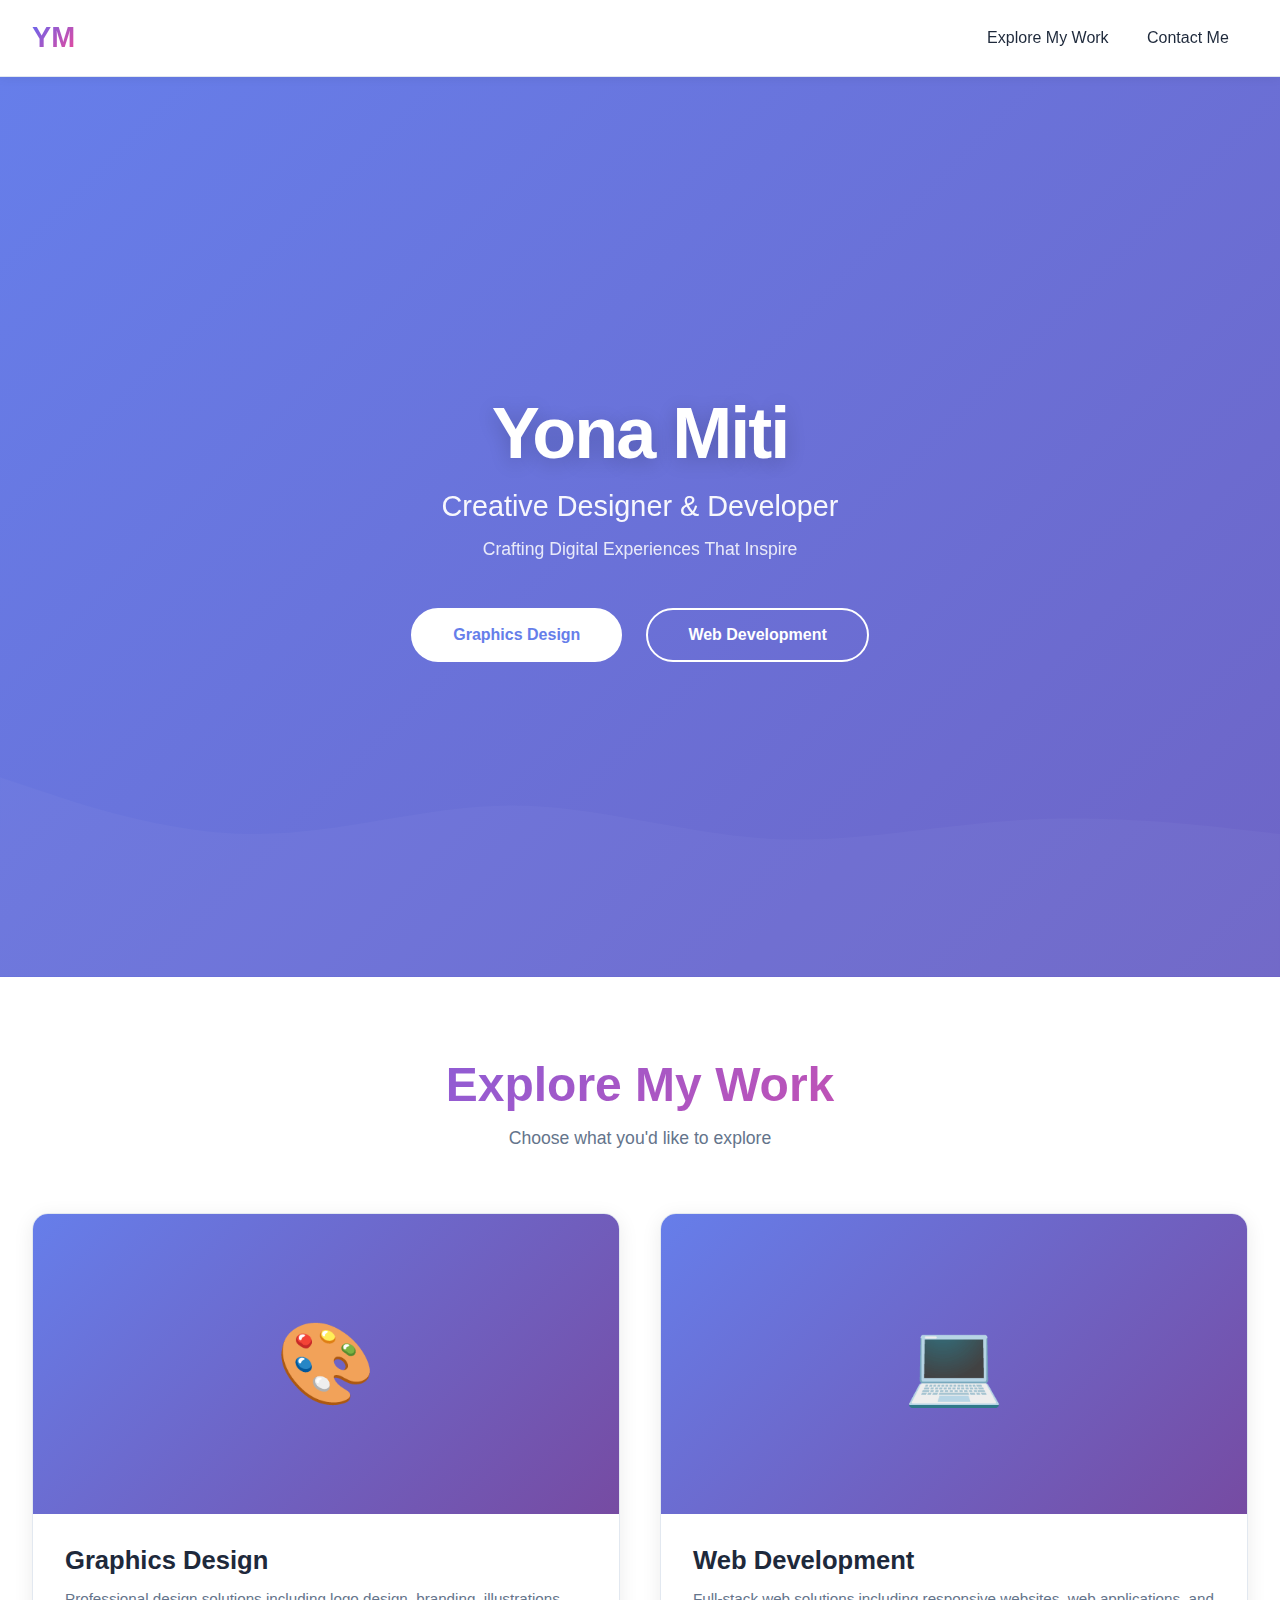
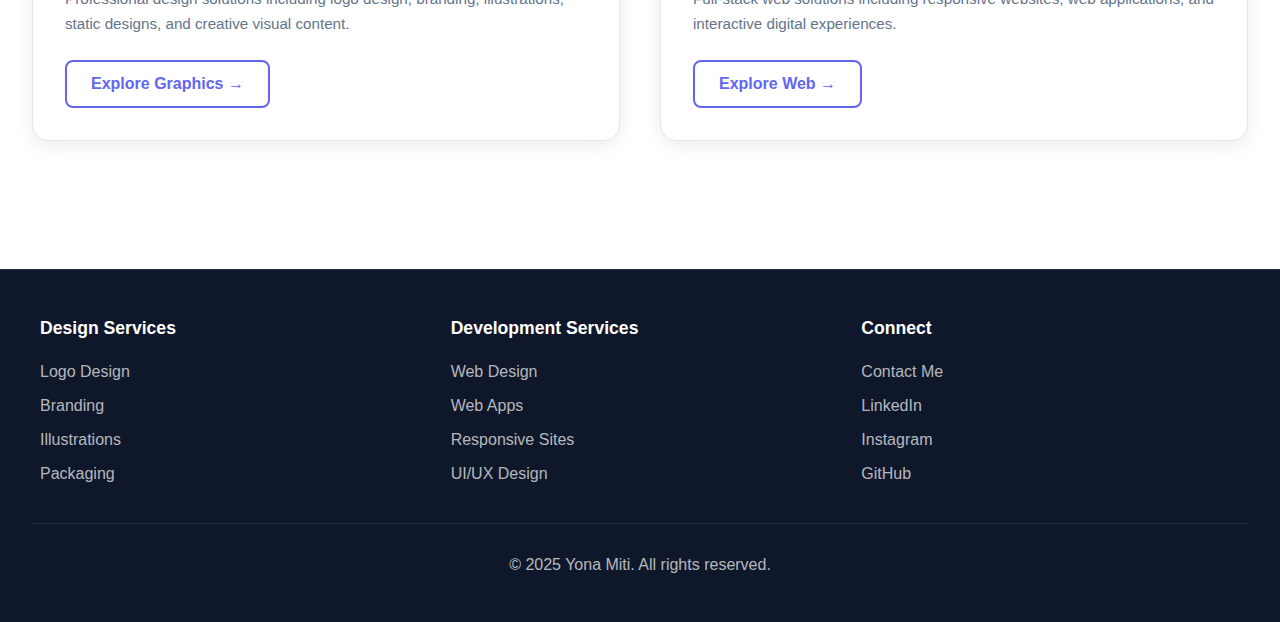
<file: index.html>
<!DOCTYPE html>
<html lang="en">
<head>
    <meta charset="UTF-8">
    <meta name="viewport" content="width=device-width, initial-scale=1.0">
    <title>Yona Miti - Creative Designer & Developer</title>
    <link rel="stylesheet" href="css/styles.css">
</head>
<body>
    <!-- Navigation -->
    <nav>
        <div class="nav-container">
            <a href="#" class="logo">YM</a>
            <ul class="nav-links">
                <li class="nav-item">
                    <a href="#work">Explore My Work</a>
                    <div class="dropdown-menu">
                        <a href="#graphics">
                            <span class="icon">🎨</span>
                            <span class="text">
                                <span class="title">Graphics Design</span>
                                <span class="description">Logos, branding, visuals</span>
                            </span>
                        </a>
                        <a href="web-development.html">
                            <span class="icon">💻</span>
                            <span class="text">
                                <span class="title">Web Development</span>
                                <span class="description">Websites, apps, UI/UX</span>
                            </span>
                        </a>
                    </div>
                </li>
                <li class="nav-item">
                    <a href="#contact">Contact Me</a>
                </li>
            </ul>
        </div>
    </nav>

    <!-- Hero Section -->
    <section class="hero">
        <div class="hero-content">
            <h1>Yona Miti</h1>
            <p class="subtitle">Creative Designer & Developer</p>
            <p class="tagline">Crafting Digital Experiences That Inspire</p>
            <div class="cta-buttons">
                <a href="graphics-design.html" class="btn btn-primary">Graphics Design</a>
                <a href="web-development.html" class="btn btn-secondary">Web Development</a>
            </div>
        </div>
    </section>

    <!-- Work Section -->
    <section class="explore-section" id="work">
        <h2 class="section-title">Explore My Work</h2>
        <p class="section-desc">Choose what you'd like to explore</p>
        
        <div class="work-grid">
            <!-- Graphics Design Card -->
            <div class="work-card" id="graphics">
                <div class="work-card-image">🎨</div>
                <div class="work-card-content">
                    <h3 class="work-card-title">Graphics Design</h3>
                    <p class="work-card-desc">Professional design solutions including logo design, branding, illustrations, static designs, and creative visual content.</p>
                    <a href="graphics-design.html" class="work-link">Explore Graphics →</a>
                </div>
            </div>

            <!-- Web Development Card -->
            <div class="work-card" id="web">
                <div class="work-card-image">💻</div>
                <div class="work-card-content">
                    <h3 class="work-card-title">Web Development</h3>
                    <p class="work-card-desc">Full-stack web solutions including responsive websites, web applications, and interactive digital experiences.</p>
                    <a href="web-development.html" class="work-link">Explore Web →</a>
                </div>
            </div>
        </div>
    </section>

    <!-- Footer -->
    <footer>
        <div class="footer-content">
            <div class="footer-section">
                <h3>Design Services</h3>
                <a href="#">Logo Design</a>
                <a href="#">Branding</a>
                <a href="#">Illustrations</a>
                <a href="#">Packaging</a>
            </div>

            <div class="footer-section">
                <h3>Development Services</h3>
                <a href="#">Web Design</a>
                <a href="#">Web Apps</a>
                <a href="#">Responsive Sites</a>
                <a href="#">UI/UX Design</a>
            </div>

            <div class="footer-section">
                <h3>Connect</h3>
                <a href="#contact">Contact Me</a>
                <a href="#">LinkedIn</a>
                <a href="#">Instagram</a>
                <a href="#">GitHub</a>
            </div>
        </div>

        <div class="footer-bottom">
            <p>&copy; 2025 Yona Miti. All rights reserved.</p>
        </div>
    </footer>
</body>
</html>
</file>
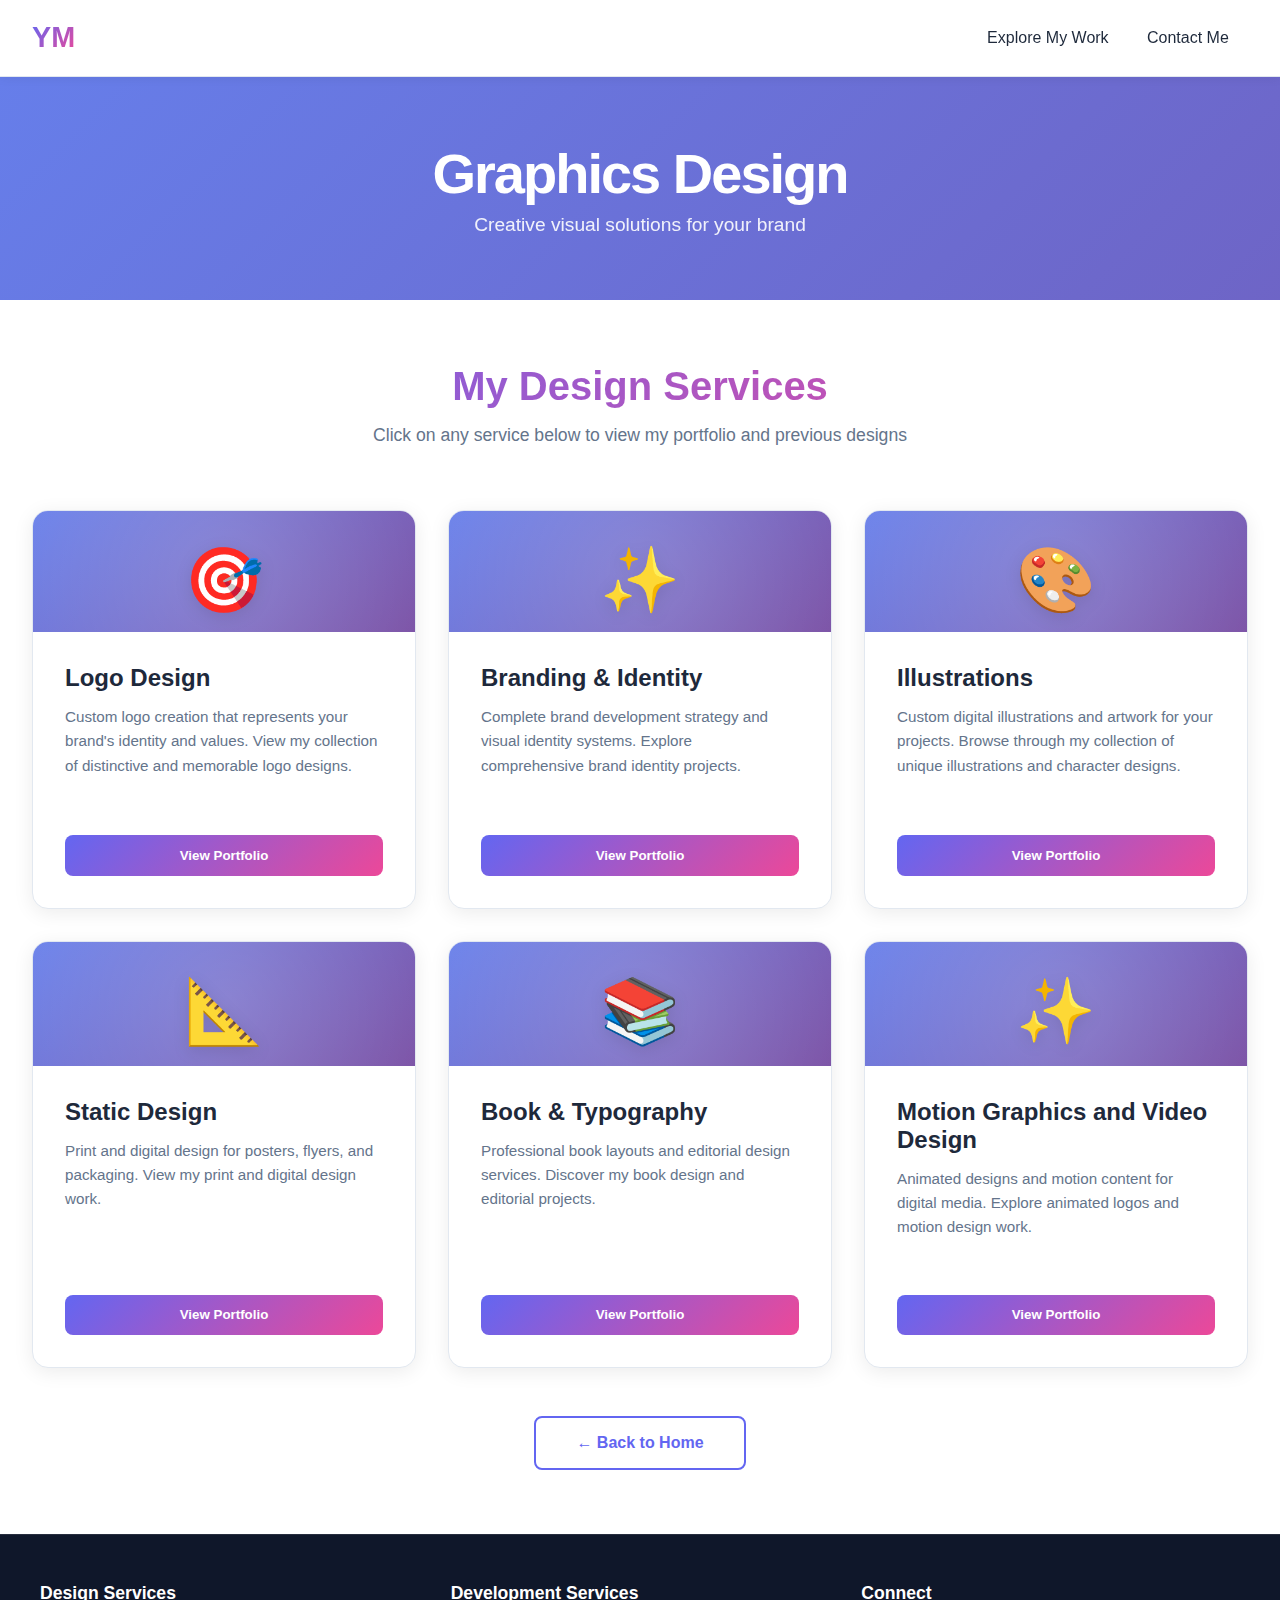
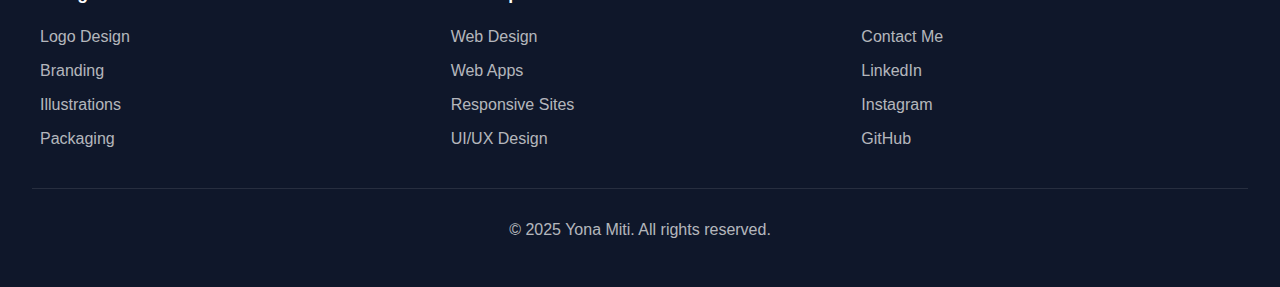
<file: graphics-design.html>
<!DOCTYPE html>
<html lang="en">
<head>
    <meta charset="UTF-8">
    <meta name="viewport" content="width=device-width, initial-scale=1.0">
    <title>Graphics Design - Yona Miti</title>
    <link rel="stylesheet" href="css/graphics-design.css">
</head>
<body>
    <!-- Navigation -->
    <nav>
        <div class="nav-container">
            <a href="index.html" class="logo">YM</a>
            <ul class="nav-links">
                <li class="nav-item">
                    <a href="index.html#work">Explore My Work</a>
                    <div class="dropdown-menu">
                        <a href="graphics-design.html">
                            <span class="icon">🎨</span>
                            <span class="text">
                                <span class="title">Graphics Design</span>
                                <span class="description">Logos, branding, visuals</span>
                            </span>
                        </a>
                        <a href="web-development.html">
                            <span class="icon">💻</span>
                            <span class="text">
                                <span class="title">Web Development</span>
                                <span class="description">Websites, apps, UI/UX</span>
                            </span>
                        </a>
                    </div>
                </li>
                <li class="nav-item">
                    <a href="contact.html">Contact Me</a>
                </li>
            </ul>
        </div>
    </nav>

    <!-- Hero Section -->
    <section class="hero">
        <div class="hero-content">
            <h1>Graphics Design</h1>
            <p>Creative visual solutions for your brand</p>
        </div>
    </section>

    <!-- Main Content -->
    <div class="container">
        <div class="section-intro">
            <h2>My Design Services</h2>
            <p>Click on any service below to view my portfolio and previous designs</p>
        </div>

        <!-- Services Grid -->
        <div class="services-grid">
            <!-- Logo Design -->
            <a href="graphics-design pages/logo-design.html" class="service-card">
                <div class="service-icon-box">
                    <div class="service-icon">🎯</div>
                </div>
                <div class="service-card-content">
                    <div>
                        <h3 class="service-title">Logo Design</h3>
                        <p class="service-description">Custom logo creation that represents your brand's identity and values. View my collection of distinctive and memorable logo designs.</p>
                    </div>
                    <button class="service-btn" >View Portfolio</button>
                </div>
            </a>

            <!-- Branding & Identity -->
            <a href="graphics-design pages/branding.html" class="service-card">
                <div class="service-icon-box">
                    <div class="service-icon">✨</div>
                </div>
                <div class="service-card-content">
                    <div>
                        <h3 class="service-title">Branding & Identity</h3>
                        <p class="service-description">Complete brand development strategy and visual identity systems. Explore comprehensive brand identity projects.</p>
                    </div>
                    <button class="service-btn">View Portfolio</button>
                </div>
            </a>

            <!-- Illustrations -->
            <a href="graphics-design pages/illustration.html" class="service-card">
                <div class="service-icon-box">
                    <div class="service-icon">🎨</div>
                </div>
                <div class="service-card-content">
                    <div>
                        <h3 class="service-title">Illustrations</h3>
                        <p class="service-description">Custom digital illustrations and artwork for your projects. Browse through my collection of unique illustrations and character designs.</p>
                    </div>
                    <button class="service-btn">View Portfolio</button>
                </div>
            </a>

            <!-- Static Design -->
            <a href="graphics-design pages/static-designs.html" class="service-card">
                <div class="service-icon-box">
                    <div class="service-icon">📐</div>
                </div>
                <div class="service-card-content">
                    <div>
                        <h3 class="service-title">Static Design</h3>
                        <p class="service-description">Print and digital design for posters, flyers, and packaging. View my print and digital design work.</p>
                    </div>
                    <button class="service-btn">View Portfolio</button>
                </div>
            </a>

            <!-- Book Layout & Typography -->
            <a href="graphics-design pages/book-typography.html" class="service-card">
                <div class="service-icon-box">
                    <div class="service-icon">📚</div>
                </div>
                <div class="service-card-content">
                    <div>
                        <h3 class="service-title">Book & Typography</h3>
                        <p class="service-description">Professional book layouts and editorial design services. Discover my book design and editorial projects.</p>
                    </div>
                    <button class="service-btn">View Portfolio</button>
                </div>
            </a>

            <!-- Motion Graphics -->
            <a href="graphics-design pages/motion-graphics-video.html" class="service-card">
                <div class="service-icon-box">
                    <div class="service-icon">✨</div>
                </div>
                <div class="service-card-content">
                    <div>
                        <h3 class="service-title">Motion Graphics and Video Design</h3>
                        <p class="service-description">Animated designs and motion content for digital media. Explore animated logos and motion design work.</p>
                    </div>
                    <button class="service-btn">View Portfolio</button>
                </div>
            </a>
        </div>

        <!-- Back Button -->
        <div class="back-button">
            <a href="index.html">← Back to Home</a>
        </div>
    </div>

    <!-- Footer -->
    <footer>
        <div class="footer-content">
            <div class="footer-section">
                <h3>Design Services</h3>
                <a href="graphics-design.html">Logo Design</a>
                <a href="graphics-design.html">Branding</a>
                <a href="graphics-design.html">Illustrations</a>
                <a href="graphics-design.html">Packaging</a>
            </div>

            <div class="footer-section">
                <h3>Development Services</h3>
                <a href="web-development.html">Web Design</a>
                <a href="web-development.html">Web Apps</a>
                <a href="web-development.html">Responsive Sites</a>
                <a href="web-development.html">UI/UX Design</a>
            </div>

            <div class="footer-section">
                <h3>Connect</h3>
                <a href="contact.html">Contact Me</a>
                <a href="#">LinkedIn</a>
                <a href="#">Instagram</a>
                <a href="#">GitHub</a>
            </div>
        </div>

        <div class="footer-bottom">
            <p>&copy; 2025 Yona Miti. All rights reserved.</p>
        </div>
    </footer>
</body>
</html>
</file>
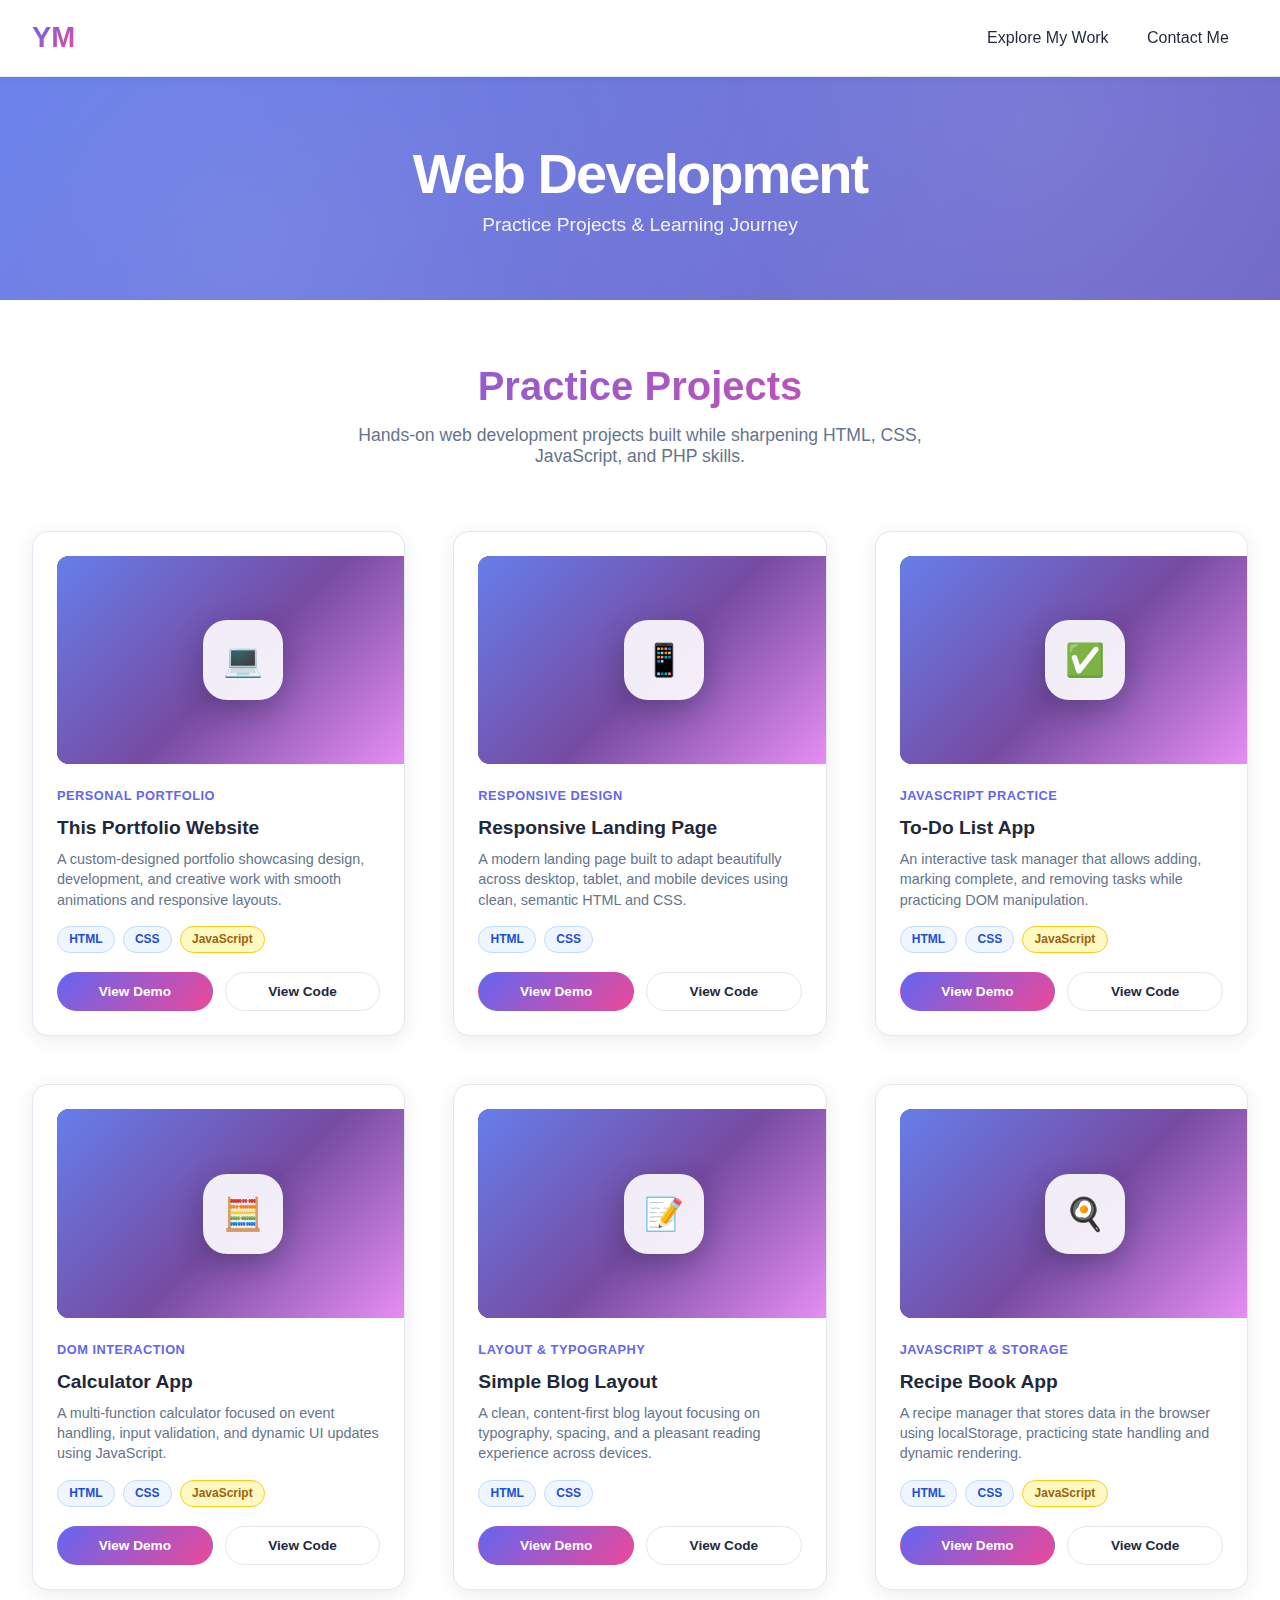
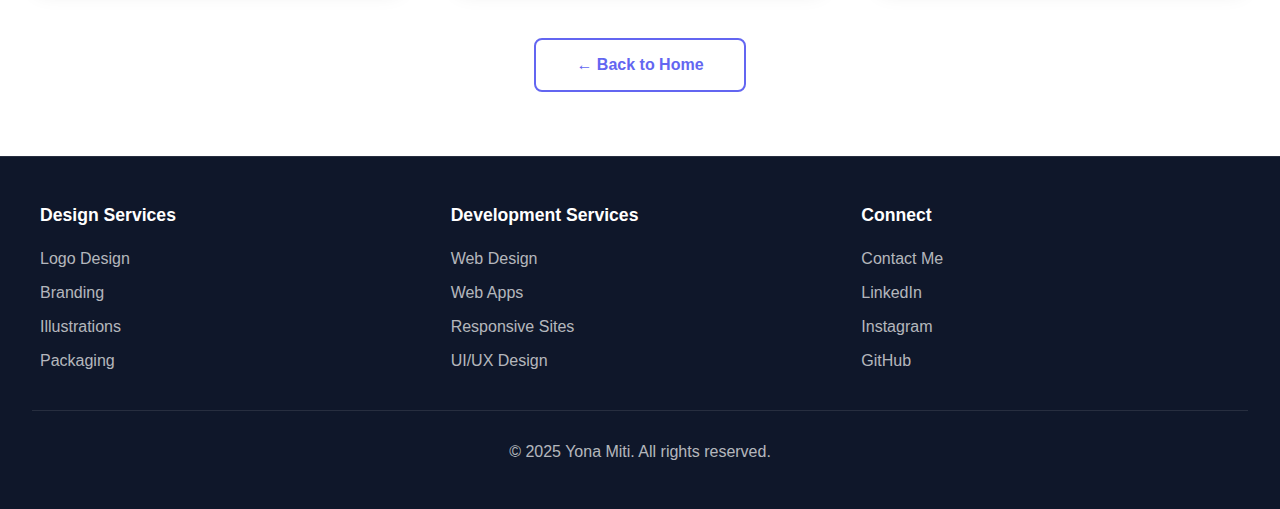
<file: web-development.html>
<!DOCTYPE html>
<html lang="en">
<head>
    <meta charset="UTF-8">
    <meta name="viewport" content="width=device-width, initial-scale=1.0">
    <title>Web Development - Yona Miti</title>
    <link rel="stylesheet" href="css/web-dev style.css">
</head>
<body>
    <!-- Navigation -->
    <nav>
        <div class="nav-container">
            <a href="index.html" class="logo">YM</a>
            <ul class="nav-links">
                <li class="nav-item">
                    <a href="../index.html#work">Explore My Work</a>
                    <div class="dropdown-menu">
                        <a href="../graphics-design.html">
                            <span class="icon">🎨</span>
                            <span class="text">
                                <span class="title">Graphics Design</span>
                                <span class="description">Logos, branding, visuals</span>
                            </span>
                        </a>
                        <a href="../web-development.html">
                            <span class="icon">💻</span>
                            <span class="text">
                                <span class="title">Web Development</span>
                                <span class="description">Websites, apps, UI/UX</span>
                            </span>
                        </a>
                    </div>
                </li>
                <li class="nav-item">
                    <a href="../contact.html">Contact Me</a>
                </li>
            </ul>
        </div>
    </nav>

    <!-- Hero Section -->
    <section class="hero">
        <div class="hero-content">
            <h1>Web Development</h1>
            <p>Practice Projects & Learning Journey</p>
        </div>
    </section>

    <!-- Main Content -->
    <div class="container">
        <div class="section-intro">
            <h2>Practice Projects</h2>
            <p>Hands-on web development projects built while sharpening HTML, CSS, JavaScript, and PHP skills.</p>
        </div>

        <!-- Projects Grid - 3 columns, 2 rows (6 items total) -->
        <div class="projects-grid">
            <!-- Project 1: Personal Portfolio -->
            <div class="project-item">
                <div class="project-media">
                    <div class="project-placeholder">
                        <div class="project-icon-wrapper">💻</div>
                    </div>
                </div>
                <div class="project-content">
                    <div class="project-category">Personal Portfolio</div>
                    <div class="project-title">This Portfolio Website</div>
                    <div class="project-description">
                        A custom-designed portfolio showcasing design, development, and creative work with smooth animations and responsive layouts.
                    </div>
                    <div class="tech-stack">
                        <span class="tech-badge">HTML</span>
                        <span class="tech-badge">CSS</span>
                        <span class="tech-badge js">JavaScript</span>
                    </div>
                    <div class="project-actions">
                        <a href="#" class="btn btn-demo">View Demo</a>
                        <a href="#" class="btn btn-code">View Code</a>
                    </div>
                </div>
            </div>

            <!-- Project 2: Responsive Landing Page -->
            <div class="project-item">
                <div class="project-media">
                    <div class="project-placeholder">
                        <div class="project-icon-wrapper">📱</div>
                    </div>
                </div>
                <div class="project-content">
                    <div class="project-category">Responsive Design</div>
                    <div class="project-title">Responsive Landing Page</div>
                    <div class="project-description">
                        A modern landing page built to adapt beautifully across desktop, tablet, and mobile devices using clean, semantic HTML and CSS.
                    </div>
                    <div class="tech-stack">
                        <span class="tech-badge">HTML</span>
                        <span class="tech-badge">CSS</span>
                    </div>
                    <div class="project-actions">
                        <a href="web-dev/responsive-landing.html" class="btn btn-demo">View Demo</a>
                        <a href="#" class="btn btn-code">View Code</a>
                    </div>
                </div>
            </div>

            <!-- Project 3: To-Do List App -->
            <div class="project-item">
                <div class="project-media">
                    <div class="project-placeholder">
                        <div class="project-icon-wrapper">✅</div>
                    </div>
                </div>
                <div class="project-content">
                    <div class="project-category">JavaScript Practice</div>
                    <div class="project-title">To-Do List App</div>
                    <div class="project-description">
                        An interactive task manager that allows adding, marking complete, and removing tasks while practicing DOM manipulation.
                    </div>
                    <div class="tech-stack">
                        <span class="tech-badge">HTML</span>
                        <span class="tech-badge">CSS</span>
                        <span class="tech-badge js">JavaScript</span>
                    </div>
                    <div class="project-actions">
                        <a href="web-dev/todo-app.html" class="btn btn-demo">View Demo</a>
                        <a href="#" class="btn btn-code">View Code</a>
                    </div>
                </div>
            </div>

            <!-- Project 4: Calculator App -->
            <div class="project-item">
                <div class="project-media">
                    <div class="project-placeholder">
                        <div class="project-icon-wrapper">🧮</div>
                    </div>
                </div>
                <div class="project-content">
                    <div class="project-category">DOM Interaction</div>
                    <div class="project-title">Calculator App</div>
                    <div class="project-description">
                        A multi-function calculator focused on event handling, input validation, and dynamic UI updates using JavaScript.
                    </div>
                    <div class="tech-stack">
                        <span class="tech-badge">HTML</span>
                        <span class="tech-badge">CSS</span>
                        <span class="tech-badge js">JavaScript</span>
                    </div>
                    <div class="project-actions">
                        <a href="web-dev/calculator-app.html" class="btn btn-demo">View Demo</a>
                        <a href="#" class="btn btn-code">View Code</a>
                    </div>
                </div>
            </div>

            <!-- Project 5: Simple Blog Layout -->
            <div class="project-item">
                <div class="project-media">
                    <div class="project-placeholder">
                        <div class="project-icon-wrapper">📝</div>
                    </div>
                </div>
                <div class="project-content">
                    <div class="project-category">Layout & Typography</div>
                    <div class="project-title">Simple Blog Layout</div>
                    <div class="project-description">
                        A clean, content-first blog layout focusing on typography, spacing, and a pleasant reading experience across devices.
                    </div>
                    <div class="tech-stack">
                        <span class="tech-badge">HTML</span>
                        <span class="tech-badge">CSS</span>
                    </div>
                    <div class="project-actions">
                        <a href="web-dev/blog-post.html" class="btn btn-demo">View Demo</a>
                        <a href="#" class="btn btn-code">View Code</a>
                    </div>
                </div>
            </div>

            <!-- Project 6: Recipe Book App -->
            <div class="project-item">
                <div class="project-media">
                    <div class="project-placeholder">
                        <div class="project-icon-wrapper">🍳</div>
                    </div>
                </div>
                <div class="project-content">
                    <div class="project-category">JavaScript & Storage</div>
                    <div class="project-title">Recipe Book App</div>
                    <div class="project-description">
                        A recipe manager that stores data in the browser using localStorage, practicing state handling and dynamic rendering.
                    </div>
                    <div class="tech-stack">
                        <span class="tech-badge">HTML</span>
                        <span class="tech-badge">CSS</span>
                        <span class="tech-badge js">JavaScript</span>
                    </div>
                    <div class="project-actions">
                        <a href="web-dev/recipe-book.html" class="btn btn-demo">View Demo</a>
                        <a href="#" class="btn btn-code">View Code</a>
                    </div>
                </div>
            </div>
        </div>

        <!-- Back Button -->
        <div class="back-button">
            <a href="../index.html">← Back to Home</a>
        </div>
    </div>

    <!-- Footer -->
    <footer>
        <div class="footer-content">
            <div class="footer-section">
                <h3>Design Services</h3>
                <a href="../graphics-design.html">Logo Design</a>
                <a href="../graphics-design.html">Branding</a>
                <a href="../graphics-design.html">Illustrations</a>
                <a href="../graphics-design.html">Packaging</a>
            </div>

            <div class="footer-section">
                <h3>Development Services</h3>
                <a href="../web-development.html">Web Design</a>
                <a href="../web-development.html">Web Apps</a>
                <a href="../web-development.html">Responsive Sites</a>
                <a href="../web-development.html">UI/UX Design</a>
            </div>

            <div class="footer-section">
                <h3>Connect</h3>
                <a href="../contact.html">Contact Me</a>
                <a href="#">LinkedIn</a>
                <a href="#">Instagram</a>
                <a href="#">GitHub</a>
            </div>
        </div>

        <div class="footer-bottom">
            <p>&copy; 2025 Yona Miti. All rights reserved.</p>
        </div>
    </footer>
</body>
</html>
</file>
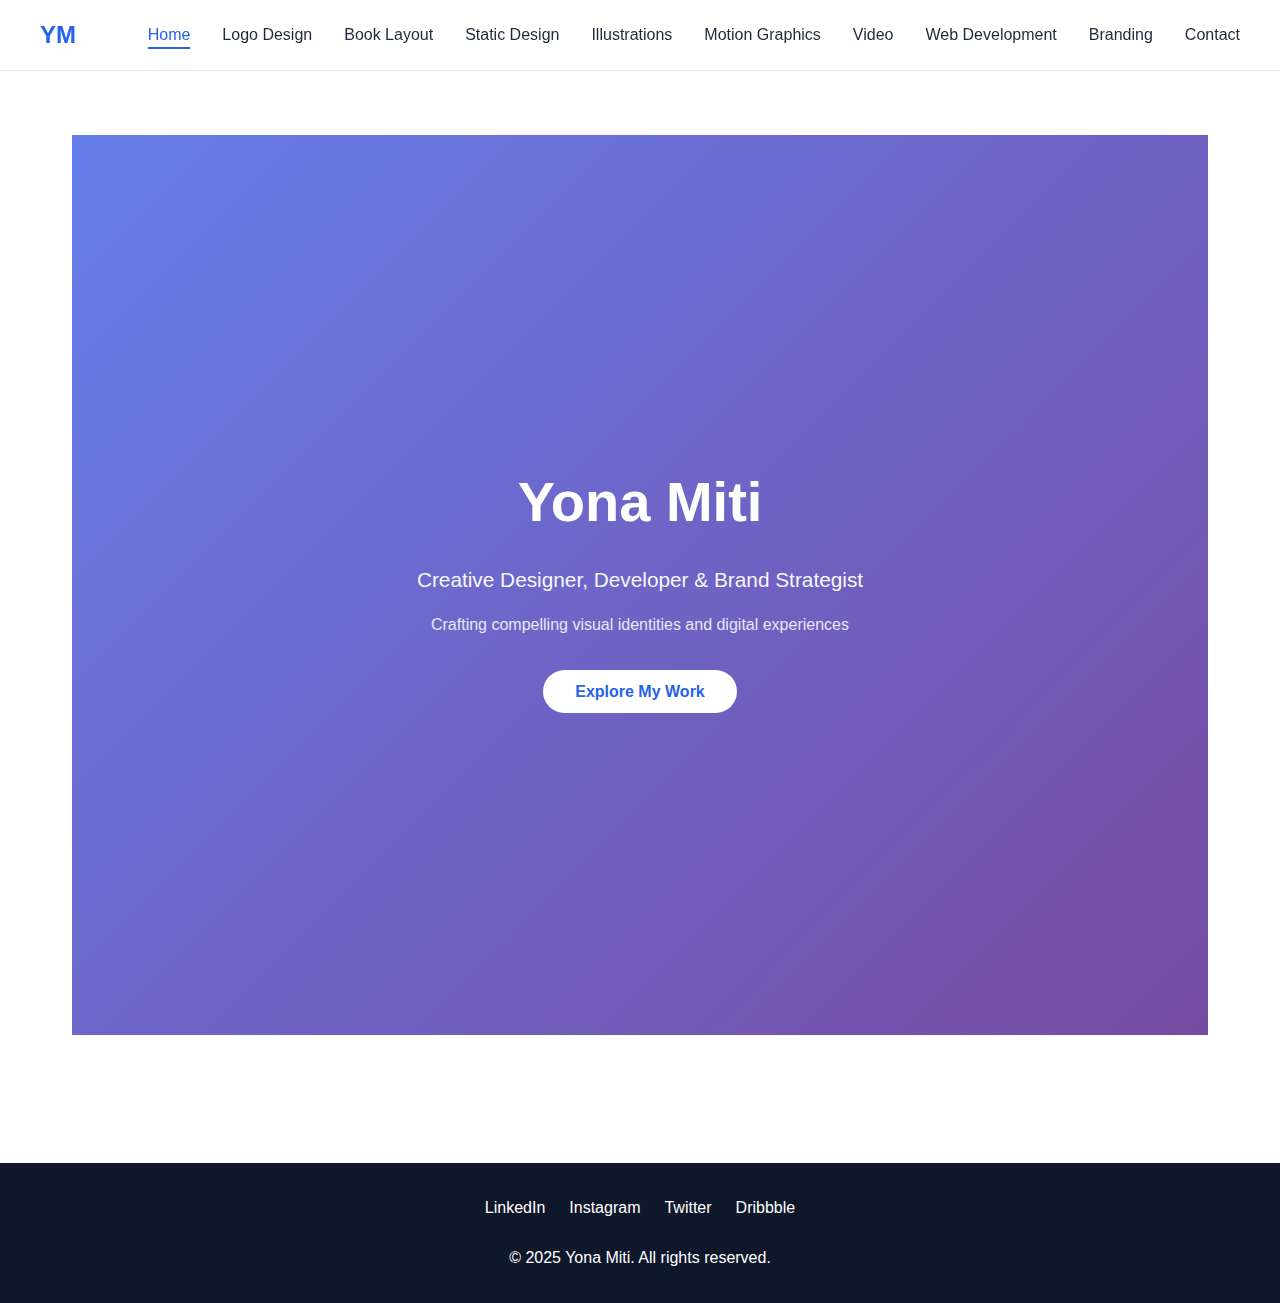
<file: Yona Miti Portfolio.html>
<!DOCTYPE html>
<html lang="en">
<head>
    <meta charset="UTF-8">
    <meta name="viewport" content="width=device-width, initial-scale=1.0">
    <title>Yona Miti - Creative Designer & Developer</title>
    <style>
        :root {
            --primary-color: #2563eb;
            --secondary-color: #1e40af;
            --accent-color: #ec4899;
            --dark-bg: #0f172a;
            --light-bg: #f8fafc;
            --text-primary: #1e293b;
            --text-secondary: #64748b;
            --border-color: #e2e8f0;
        }

        * {
            margin: 0;
            padding: 0;
            box-sizing: border-box;
        }

        body {
            font-family: 'Segoe UI', Tahoma, Geneva, Verdana, sans-serif;
            line-height: 1.6;
            color: var(--text-primary);
            background-color: #ffffff;
        }

        /* Navigation */
        nav {
            position: sticky;
            top: 0;
            z-index: 1000;
            background: rgba(255, 255, 255, 0.95);
            backdrop-filter: blur(10px);
            border-bottom: 1px solid var(--border-color);
            padding: 1rem 2rem;
        }

        .nav-container {
            max-width: 1200px;
            margin: 0 auto;
            display: flex;
            justify-content: space-between;
            align-items: center;
        }

        .logo {
            font-size: 1.5rem;
            font-weight: 700;
            color: var(--primary-color);
            text-decoration: none;
        }

        .nav-links {
            display: flex;
            list-style: none;
            gap: 2rem;
        }

        .nav-links a {
            text-decoration: none;
            color: var(--text-primary);
            font-weight: 500;
            transition: color 0.3s ease;
            cursor: pointer;
        }

        .nav-links a:hover {
            color: var(--primary-color);
        }

        .nav-links a.active {
            color: var(--primary-color);
            border-bottom: 2px solid var(--primary-color);
            padding-bottom: 0.25rem;
        }

        /* Hero Section */
        .hero {
            min-height: 100vh;
            background: linear-gradient(135deg, #667eea 0%, #764ba2 100%);
            color: white;
            display: flex;
            align-items: center;
            justify-content: center;
            text-align: center;
            padding: 2rem;
        }

        .hero-content h1 {
            font-size: 3.5rem;
            margin-bottom: 1rem;
            animation: slideDown 0.8s ease;
        }

        .hero-content p {
            font-size: 1.3rem;
            margin-bottom: 2rem;
            opacity: 0.95;
            animation: slideUp 0.8s ease 0.2s both;
        }

        .cta-button {
            display: inline-block;
            background: white;
            color: var(--primary-color);
            padding: 0.8rem 2rem;
            border-radius: 50px;
            text-decoration: none;
            font-weight: 600;
            transition: transform 0.3s ease, box-shadow 0.3s ease;
            cursor: pointer;
            border: none;
            font-size: 1rem;
        }

        .cta-button:hover {
            transform: translateY(-3px);
            box-shadow: 0 10px 30px rgba(0, 0, 0, 0.2);
        }

        @keyframes slideDown {
            from {
                opacity: 0;
                transform: translateY(-30px);
            }
            to {
                opacity: 1;
                transform: translateY(0);
            }
        }

        @keyframes slideUp {
            from {
                opacity: 0;
                transform: translateY(30px);
            }
            to {
                opacity: 1;
                transform: translateY(0);
            }
        }

        /* Sections */
        .section {
            display: none;
            padding: 4rem 2rem;
            max-width: 1200px;
            margin: 0 auto;
            min-height: calc(100vh - 60px);
            animation: fadeIn 0.5s ease;
        }

        .section.active {
            display: block;
        }

        @keyframes fadeIn {
            from {
                opacity: 0;
            }
            to {
                opacity: 1;
            }
        }

        .section-title {
            font-size: 2.5rem;
            margin-bottom: 3rem;
            text-align: center;
            color: var(--primary-color);
        }

        /* Portfolio Grid */
        .portfolio-grid {
            display: grid;
            grid-template-columns: repeat(auto-fit, minmax(300px, 1fr));
            gap: 2rem;
            margin-bottom: 2rem;
        }

        .portfolio-card {
            background: white;
            border-radius: 12px;
            overflow: hidden;
            box-shadow: 0 4px 12px rgba(0, 0, 0, 0.1);
            transition: transform 0.3s ease, box-shadow 0.3s ease;
            cursor: pointer;
        }

        .portfolio-card:hover {
            transform: translateY(-10px);
            box-shadow: 0 12px 30px rgba(0, 0, 0, 0.15);
        }

        .card-image {
            width: 100%;
            height: 200px;
            background: linear-gradient(135deg, #667eea 0%, #764ba2 100%);
            display: flex;
            align-items: center;
            justify-content: center;
            color: white;
            font-size: 3rem;
        }

        .card-content {
            padding: 1.5rem;
        }

        .card-title {
            font-size: 1.3rem;
            font-weight: 600;
            margin-bottom: 0.5rem;
            color: var(--text-primary);
        }

        .card-description {
            color: var(--text-secondary);
            font-size: 0.95rem;
            margin-bottom: 1rem;
        }

        .card-tags {
            display: flex;
            gap: 0.5rem;
            flex-wrap: wrap;
        }

        .tag {
            background: var(--light-bg);
            padding: 0.3rem 0.8rem;
            border-radius: 20px;
            font-size: 0.8rem;
            color: var(--primary-color);
        }

        /* About Section */
        .about-content {
            display: grid;
            grid-template-columns: 1fr 1fr;
            gap: 3rem;
            align-items: center;
        }

        .about-text h2 {
            font-size: 2rem;
            margin-bottom: 1rem;
            color: var(--primary-color);
        }

        .about-text p {
            margin-bottom: 1rem;
            color: var(--text-secondary);
            line-height: 1.8;
        }

        .skills-grid {
            display: grid;
            grid-template-columns: repeat(2, 1fr);
            gap: 1rem;
            margin-top: 2rem;
        }

        .skill-item {
            padding: 1rem;
            background: var(--light-bg);
            border-radius: 8px;
            font-weight: 500;
            color: var(--primary-color);
        }

        /* Contact Section */
        .contact-form {
            max-width: 600px;
            margin: 0 auto;
        }

        .form-group {
            margin-bottom: 1.5rem;
        }

        .form-group label {
            display: block;
            margin-bottom: 0.5rem;
            font-weight: 500;
            color: var(--text-primary);
        }

        .form-group input,
        .form-group textarea {
            width: 100%;
            padding: 0.8rem;
            border: 1px solid var(--border-color);
            border-radius: 8px;
            font-family: inherit;
            font-size: 1rem;
            transition: border-color 0.3s ease;
        }

        .form-group input:focus,
        .form-group textarea:focus {
            outline: none;
            border-color: var(--primary-color);
            box-shadow: 0 0 0 3px rgba(37, 99, 235, 0.1);
        }

        .submit-btn {
            width: 100%;
            padding: 1rem;
            background: var(--primary-color);
            color: white;
            border: none;
            border-radius: 8px;
            font-size: 1rem;
            font-weight: 600;
            cursor: pointer;
            transition: background 0.3s ease;
        }

        .submit-btn:hover {
            background: var(--secondary-color);
        }

        /* Footer */
        footer {
            background: var(--dark-bg);
            color: white;
            text-align: center;
            padding: 2rem;
            margin-top: 4rem;
        }

        .footer-content {
            max-width: 1200px;
            margin: 0 auto;
        }

        .social-links {
            display: flex;
            justify-content: center;
            gap: 1.5rem;
            margin-bottom: 1.5rem;
        }

        .social-links a {
            color: white;
            text-decoration: none;
            font-weight: 500;
            transition: color 0.3s ease;
        }

        .social-links a:hover {
            color: var(--primary-color);
        }

        /* Responsive */
        @media (max-width: 768px) {
            .nav-links {
                gap: 1rem;
                font-size: 0.9rem;
            }

            .hero-content h1 {
                font-size: 2rem;
            }

            .hero-content p {
                font-size: 1rem;
            }

            .about-content {
                grid-template-columns: 1fr;
            }

            .section {
                padding: 2rem 1rem;
            }

            .section-title {
                font-size: 1.8rem;
            }

            .portfolio-grid {
                grid-template-columns: 1fr;
            }
        }
    </style>
</head>
<body>
    <!-- Navigation -->
    <nav>
        <div class="nav-container">
            <a href="#" class="logo">YM</a>
            <ul class="nav-links">
                <li><a onclick="showSection('home')" class="nav-link active">Home</a></li>
                <li><a onclick="showSection('logo')" class="nav-link">Logo Design</a></li>
                <li><a onclick="showSection('book')" class="nav-link">Book Layout</a></li>
                <li><a onclick="showSection('static')" class="nav-link">Static Design</a></li>
                <li><a onclick="showSection('illustrations')" class="nav-link">Illustrations</a></li>
                <li><a onclick="showSection('motion')" class="nav-link">Motion Graphics</a></li>
                <li><a onclick="showSection('video')" class="nav-link">Video</a></li>
                <li><a onclick="showSection('web')" class="nav-link">Web Development</a></li>
                <li><a onclick="showSection('branding')" class="nav-link">Branding</a></li>
                <li><a onclick="showSection('contact')" class="nav-link">Contact</a></li>
            </ul>
        </div>
    </nav>

    <!-- Home Section -->
    <div id="home" class="section active">
        <div class="hero">
            <div class="hero-content">
                <h1>Yona Miti</h1>
                <p>Creative Designer, Developer & Brand Strategist</p>
                <p style="font-size: 1rem; opacity: 0.85; margin-top: -1rem;">Crafting compelling visual identities and digital experiences</p>
                <button class="cta-button" onclick="showSection('portfolio')">Explore My Work</button>
            </div>
        </div>
    </div>

    <!-- Logo Design Section -->
    <div id="logo" class="section">
        <h2 class="section-title">Logo Design</h2>
        <div class="portfolio-grid">
            <div class="portfolio-card">
                <div class="card-image">🎯</div>
                <div class="card-content">
                    <h3 class="card-title">Brand Identity System</h3>
                    <p class="card-description">Comprehensive logo design with brand guidelines and variations</p>
                    <div class="card-tags">
                        <span class="tag">Logo</span>
                        <span class="tag">Branding</span>
                    </div>
                </div>
            </div>
            <div class="portfolio-card">
                <div class="card-image">✨</div>
                <div class="card-content">
                    <h3 class="card-title">Modern Tech Logo</h3>
                    <p class="card-description">Minimalist logo for a SaaS startup company</p>
                    <div class="card-tags">
                        <span class="tag">Logo</span>
                        <span class="tag">Tech</span>
                    </div>
                </div>
            </div>
            <div class="portfolio-card">
                <div class="card-image">🌟</div>
                <div class="card-content">
                    <h3 class="card-title">Premium Fashion Logo</h3>
                    <p class="card-description">Elegant logo for luxury fashion brand</p>
                    <div class="card-tags">
                        <span class="tag">Logo</span>
                        <span class="tag">Fashion</span>
                    </div>
                </div>
            </div>
        </div>
    </div>

    <!-- Book Layout Section -->
    <div id="book" class="section">
        <h2 class="section-title">Book Layout & Typography</h2>
        <div class="portfolio-grid">
            <div class="portfolio-card">
                <div class="card-image">📖</div>
                <div class="card-content">
                    <h3 class="card-title">Novel Layout Design</h3>
                    <p class="card-description">Complete book layout with typography and page design</p>
                    <div class="card-tags">
                        <span class="tag">Layout</span>
                        <span class="tag">Typography</span>
                    </div>
                </div>
            </div>
            <div class="portfolio-card">
                <div class="card-image">📚</div>
                <div class="card-content">
                    <h3 class="card-title">Editorial Design</h3>
                    <p class="card-description">Magazine and editorial layout with modern typography</p>
                    <div class="card-tags">
                        <span class="tag">Editorial</span>
                        <span class="tag">Design</span>
                    </div>
                </div>
            </div>
            <div class="portfolio-card">
                <div class="card-image">✍️</div>
                <div class="card-content">
                    <h3 class="card-title">Coffee Table Book</h3>
                    <p class="card-description">Premium coffee table book with stunning imagery</p>
                    <div class="card-tags">
                        <span class="tag">Layout</span>
                        <span class="tag">Premium</span>
                    </div>
                </div>
            </div>
        </div>
    </div>

    <!-- Static Design Section -->
    <div id="static" class="section">
        <h2 class="section-title">Static Design</h2>
        <div class="portfolio-grid">
            <div class="portfolio-card">
                <div class="card-image">🎨</div>
                <div class="card-content">
                    <h3 class="card-title">UI Design System</h3>
                    <p class="card-description">Comprehensive UI kit with components and patterns</p>
                    <div class="card-tags">
                        <span class="tag">UI</span>
                        <span class="tag">Design</span>
                    </div>
                </div>
            </div>
            <div class="portfolio-card">
                <div class="card-image">🖼️</div>
                <div class="card-content">
                    <h3 class="card-title">Poster Design</h3>
                    <p class="card-description">Eye-catching promotional posters and prints</p>
                    <div class="card-tags">
                        <span class="tag">Print</span>
                        <span class="tag">Poster</span>
                    </div>
                </div>
            </div>
            <div class="portfolio-card">
                <div class="card-image">🎭</div>
                <div class="card-content">
                    <h3 class="card-title">Packaging Design</h3>
                    <p class="card-description">Product packaging with brand consistency</p>
                    <div class="card-tags">
                        <span class="tag">Packaging</span>
                        <span class="tag">Product</span>
                    </div>
                </div>
            </div>
        </div>
    </div>

    <!-- Illustrations Section -->
    <div id="illustrations" class="section">
        <h2 class="section-title">Illustrations</h2>
        <div class="portfolio-grid">
            <div class="portfolio-card">
                <div class="card-image">🎨</div>
                <div class="card-content">
                    <h3 class="card-title">Character Illustrations</h3>
                    <p class="card-description">Custom character designs and digital illustrations</p>
                    <div class="card-tags">
                        <span class="tag">Character</span>
                        <span class="tag">Illustration</span>
                    </div>
                </div>
            </div>
            <div class="portfolio-card">
                <div class="card-image">🌈</div>
                <div class="card-content">
                    <h3 class="card-title">Abstract Illustrations</h3>
                    <p class="card-description">Creative abstract and conceptual artwork</p>
                    <div class="card-tags">
                        <span class="tag">Abstract</span>
                        <span class="tag">Art</span>
                    </div>
                </div>
            </div>
            <div class="portfolio-card">
                <div class="card-image">🚀</div>
                <div class="card-content">
                    <h3 class="card-title">Concept Illustrations</h3>
                    <p class="card-description">Concept art and digital illustrations for projects</p>
                    <div class="card-tags">
                        <span class="tag">Concept</span>
                        <span class="tag">Digital</span>
                    </div>
                </div>
            </div>
        </div>
    </div>

    <!-- Motion Graphics Section -->
    <div id="motion" class="section">
        <h2 class="section-title">Motion Graphics & Animation</h2>
        <div class="portfolio-grid">
            <div class="portfolio-card">
                <div class="card-image">🎬</div>
                <div class="card-content">
                    <h3 class="card-title">Logo Animation</h3>
                    <p class="card-description">Animated logo reveals and transitions</p>
                    <div class="card-tags">
                        <span class="tag">Animation</span>
                        <span class="tag">Motion</span>
                    </div>
                </div>
            </div>
            <div class="portfolio-card">
                <div class="card-image">✨</div>
                <div class="card-content">
                    <h3 class="card-title">UI Animation</h3>
                    <p class="card-description">Smooth transitions and interactive animations</p>
                    <div class="card-tags">
                        <span class="tag">UI</span>
                        <span class="tag">Animation</span>
                    </div>
                </div>
            </div>
            <div class="portfolio-card">
                <div class="card-image">🎥</div>
                <div class="card-content">
                    <h3 class="card-title">Explainer Animation</h3>
                    <p class="card-description">Product explainer and educational animations</p>
                    <div class="card-tags">
                        <span class="tag">Explainer</span>
                        <span class="tag">Video</span>
                    </div>
                </div>
            </div>
        </div>
    </div>

    <!-- Video Section -->
    <div id="video" class="section">
        <h2 class="section-title">Video Production</h2>
        <div class="portfolio-grid">
            <div class="portfolio-card">
                <div class="card-image">🎞️</div>
                <div class="card-content">
                    <h3 class="card-title">Commercial Video</h3>
                    <p class="card-description">Professional commercial and promotional videos</p>
                    <div class="card-tags">
                        <span class="tag">Video</span>
                        <span class="tag">Commercial</span>
                    </div>
                </div>
            </div>
            <div class="portfolio-card">
                <div class="card-image">📹</div>
                <div class="card-content">
                    <h3 class="card-title">Corporate Video</h3>
                    <p class="card-description">Corporate storytelling and brand videos</p>
                    <div class="card-tags">
                        <span class="tag">Corporate</span>
                        <span class="tag">Branding</span>
                    </div>
                </div>
            </div>
            <div class="portfolio-card">
                <div class="card-image">🎬</div>
                <div class="card-content">
                    <h3 class="card-title">Social Media Videos</h3>
                    <p class="card-description">Engaging short-form videos for social platforms</p>
                    <div class="card-tags">
                        <span class="tag">Social</span>
                        <span class="tag">Video</span>
                    </div>
                </div>
            </div>
        </div>
    </div>

    <!-- Web Development Section -->
    <div id="web" class="section">
        <h2 class="section-title">Web Development</h2>
        <div class="portfolio-grid">
            <div class="portfolio-card">
                <div class="card-image">💻</div>
                <div class="card-content">
                    <h3 class="card-title">E-Commerce Website</h3>
                    <p class="card-description">Full-stack e-commerce platform with payment integration</p>
                    <div class="card-tags">
                        <span class="tag">Web</span>
                        <span class="tag">E-Commerce</span>
                    </div>
                </div>
            </div>
            <div class="portfolio-card">
                <div class="card-image">🌐</div>
                <div class="card-content">
                    <h3 class="card-title">Corporate Website</h3>
                    <p class="card-description">Responsive corporate website with CMS</p>
                    <div class="card-tags">
                        <span class="tag">Web</span>
                        <span class="tag">Corporate</span>
                    </div>
                </div>
            </div>
            <div class="portfolio-card">
                <div class="card-image">⚡</div>
                <div class="card-content">
                    <h3 class="card-title">Web Application</h3>
                    <p class="card-description">Interactive web application with modern framework</p>
                    <div class="card-tags">
                        <span class="tag">App</span>
                        <span class="tag">Technology</span>
                    </div>
                </div>
            </div>
        </div>
    </div>

    <!-- Branding Section -->
    <div id="branding" class="section">
        <h2 class="section-title">Branding & Identity</h2>
        <div class="portfolio-grid">
            <div class="portfolio-card">
                <div class="card-image">🎯</div>
                <div class="card-content">
                    <h3 class="card-title">Complete Brand Identity</h3>
                    <p class="card-description">Logo, color palette, typography, and brand guidelines</p>
                    <div class="card-tags">
                        <span class="tag">Branding</span>
                        <span class="tag">Identity</span>
                    </div>
                </div>
            </div>
            <div class="portfolio-card">
                <div class="card-image">🏢</div>
                <div class="card-content">
                    <h3 class="card-title">Corporate Rebranding</h3>
                    <p class="card-description">Strategic rebranding for established company</p>
                    <div class="card-tags">
                        <span class="tag">Corporate</span>
                        <span class="tag">Strategy</span>
                    </div>
                </div>
            </div>
            <div class="portfolio-card">
                <div class="card-image">✨</div>
                <div class="card-content">
                    <h3 class="card-title">Startup Branding</h3>
                    <p class="card-description">Full branding package for startups from concept to launch</p>
                    <div class="card-tags">
                        <span class="tag">Startup</span>
                        <span class="tag">Branding</span>
                    </div>
                </div>
            </div>
        </div>
    </div>

    <!-- Contact Section -->
    <div id="contact" class="section">
        <h2 class="section-title">Get In Touch</h2>
        <div class="contact-form">
            <form onsubmit="handleSubmit(event)">
                <div class="form-group">
                    <label for="name">Name</label>
                    <input type="text" id="name" name="name" required>
                </div>
                <div class="form-group">
                    <label for="email">Email</label>
                    <input type="email" id="email" name="email" required>
                </div>
                <div class="form-group">
                    <label for="subject">Subject</label>
                    <input type="text" id="subject" name="subject" required>
                </div>
                <div class="form-group">
                    <label for="message">Message</label>
                    <textarea id="message" name="message" rows="5" required></textarea>
                </div>
                <button type="submit" class="submit-btn">Send Message</button>
            </form>
        </div>
    </div>

    <!-- Footer -->
    <footer>
        <div class="footer-content">
            <div class="social-links">
                <a href="#">LinkedIn</a>
                <a href="#">Instagram</a>
                <a href="#">Twitter</a>
                <a href="#">Dribbble</a>
            </div>
            <p>&copy; 2025 Yona Miti. All rights reserved.</p>
        </div>
    </footer>

    <script>
        function showSection(sectionId) {
            // Hide all sections
            const sections = document.querySelectorAll('.section');
            sections.forEach(section => {
                section.classList.remove('active');
            });

            // Remove active class from all nav links
            const navLinks = document.querySelectorAll('.nav-link');
            navLinks.forEach(link => {
                link.classList.remove('active');
            });

            // Show selected section
            const section = document.getElementById(sectionId);
            if (section) {
                section.classList.add('active');
            }

            // Add active class to clicked nav link
            event.target.classList.add('active');

            // Scroll to top
            window.scrollTo(0, 0);
        }

        function handleSubmit(event) {
            event.preventDefault();
            alert('Thank you for reaching out! I will get back to you soon.');
            event.target.reset();
        }
    </script>
</body>
</html>
</file>
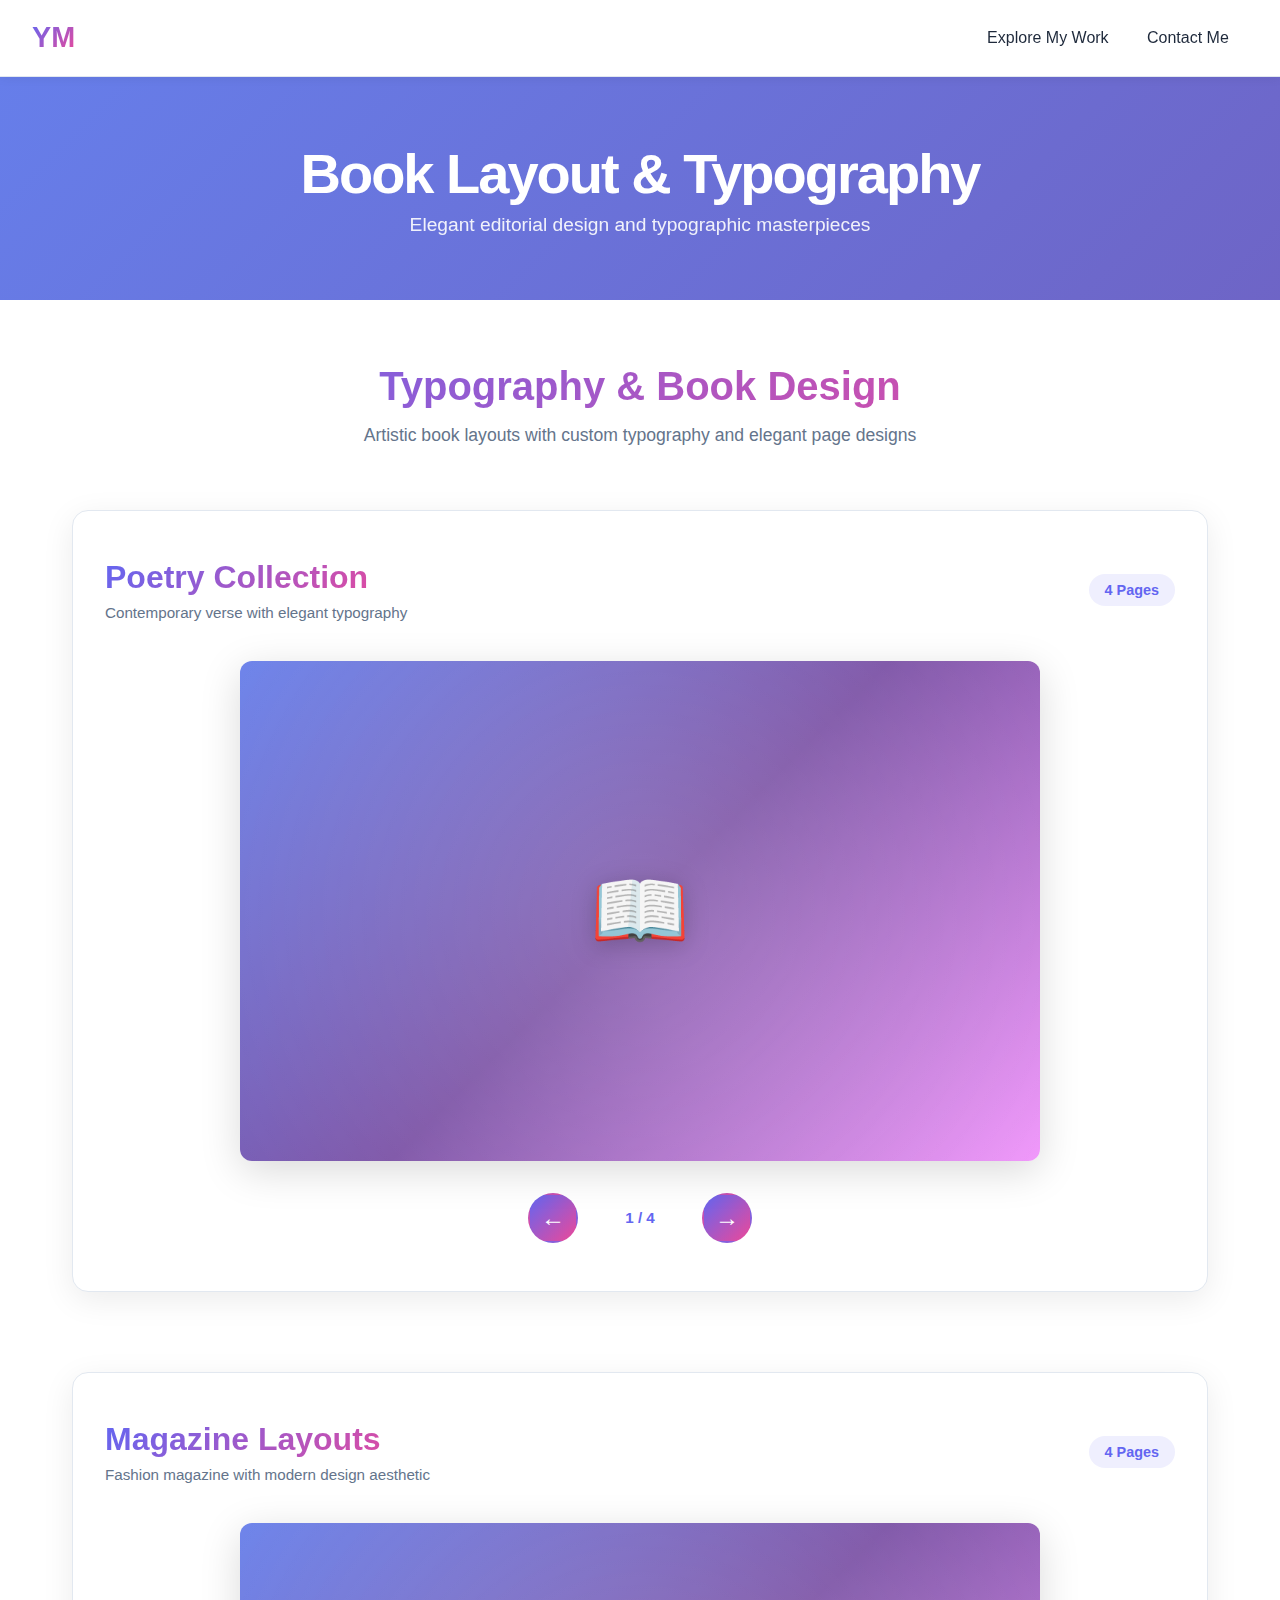
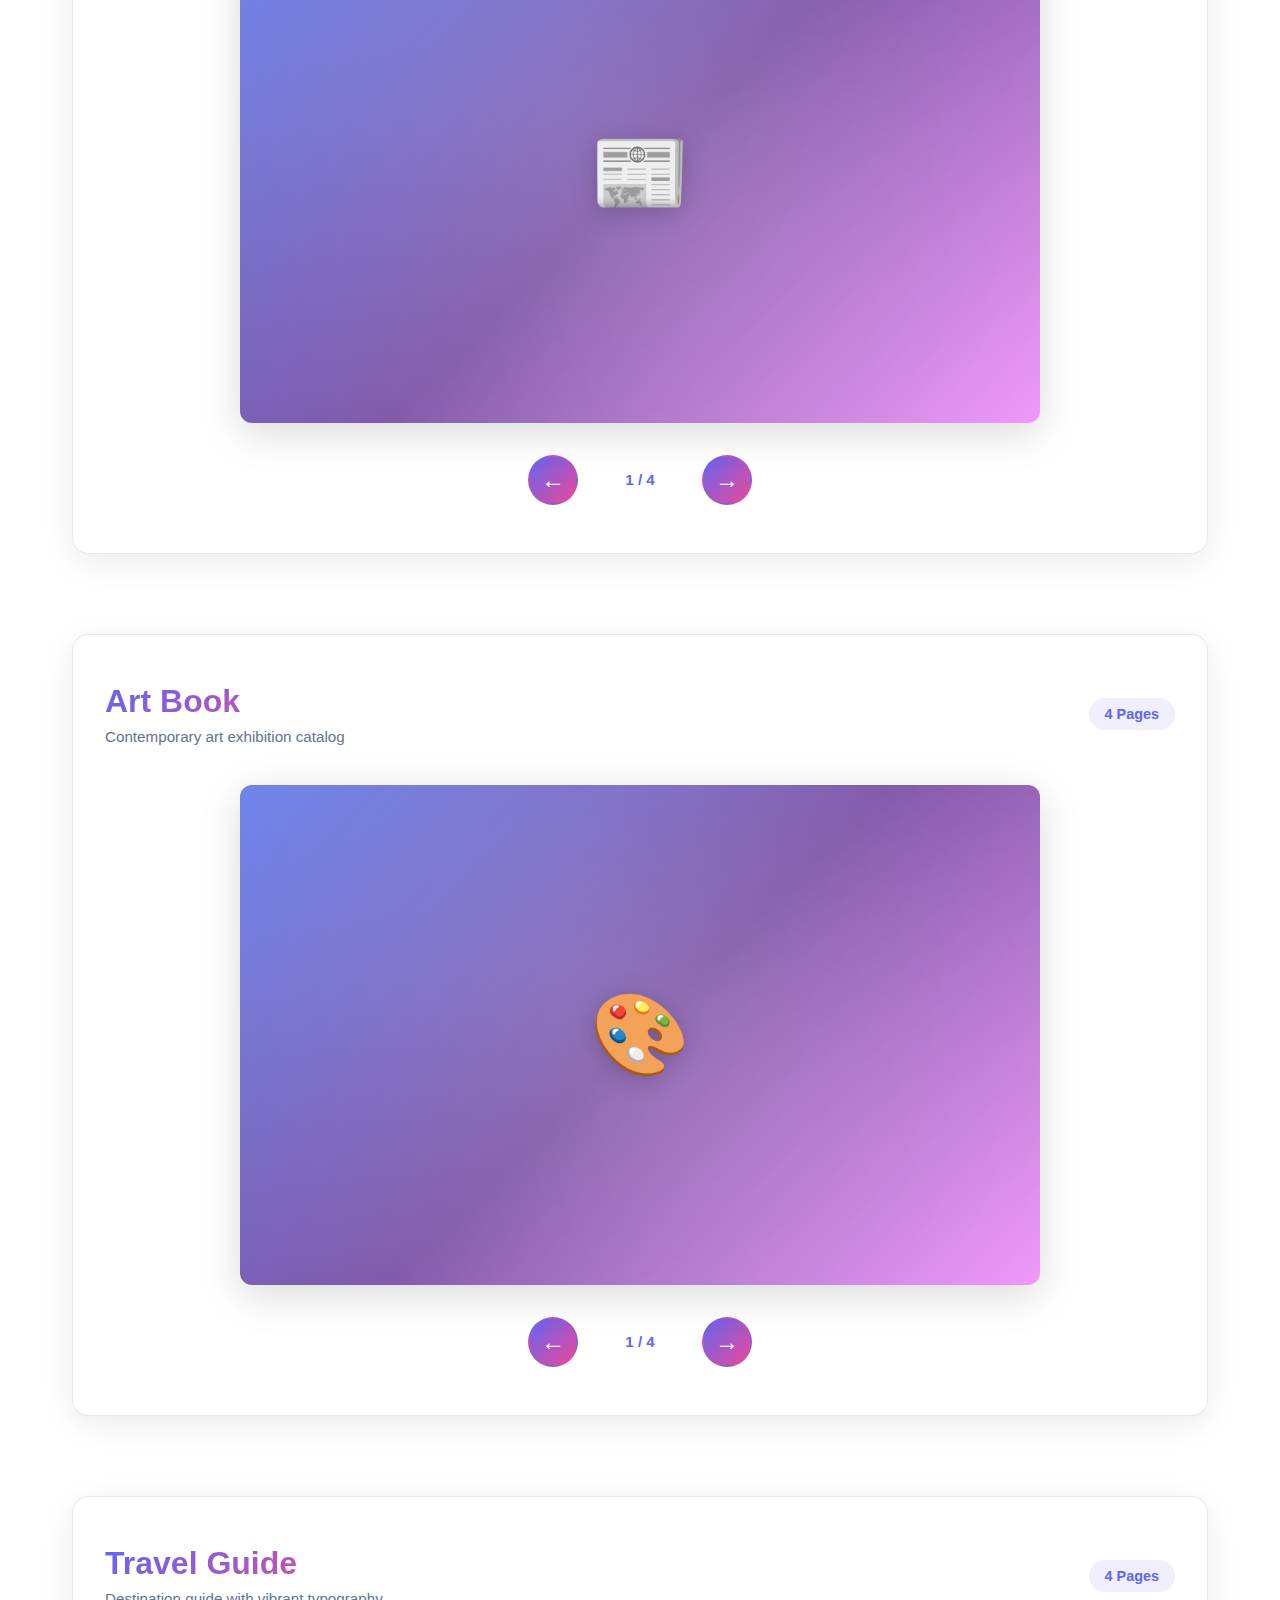
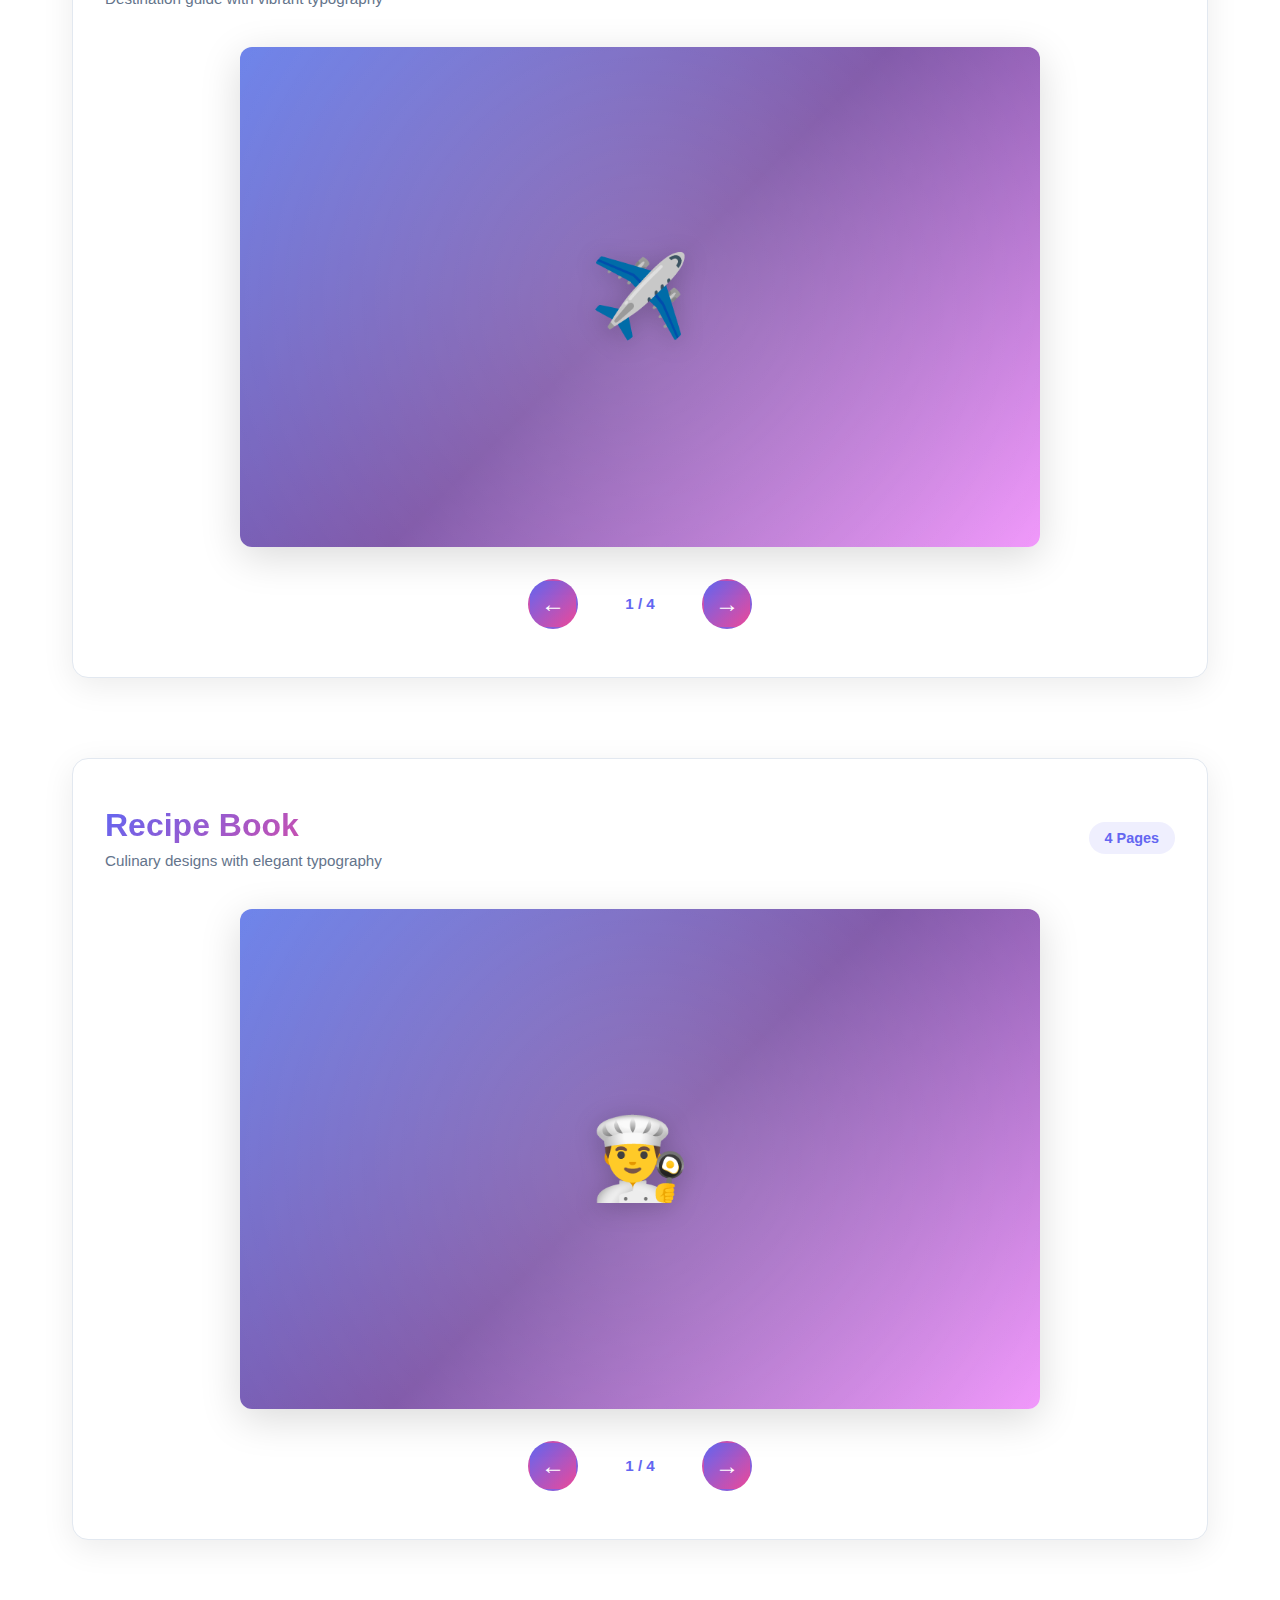
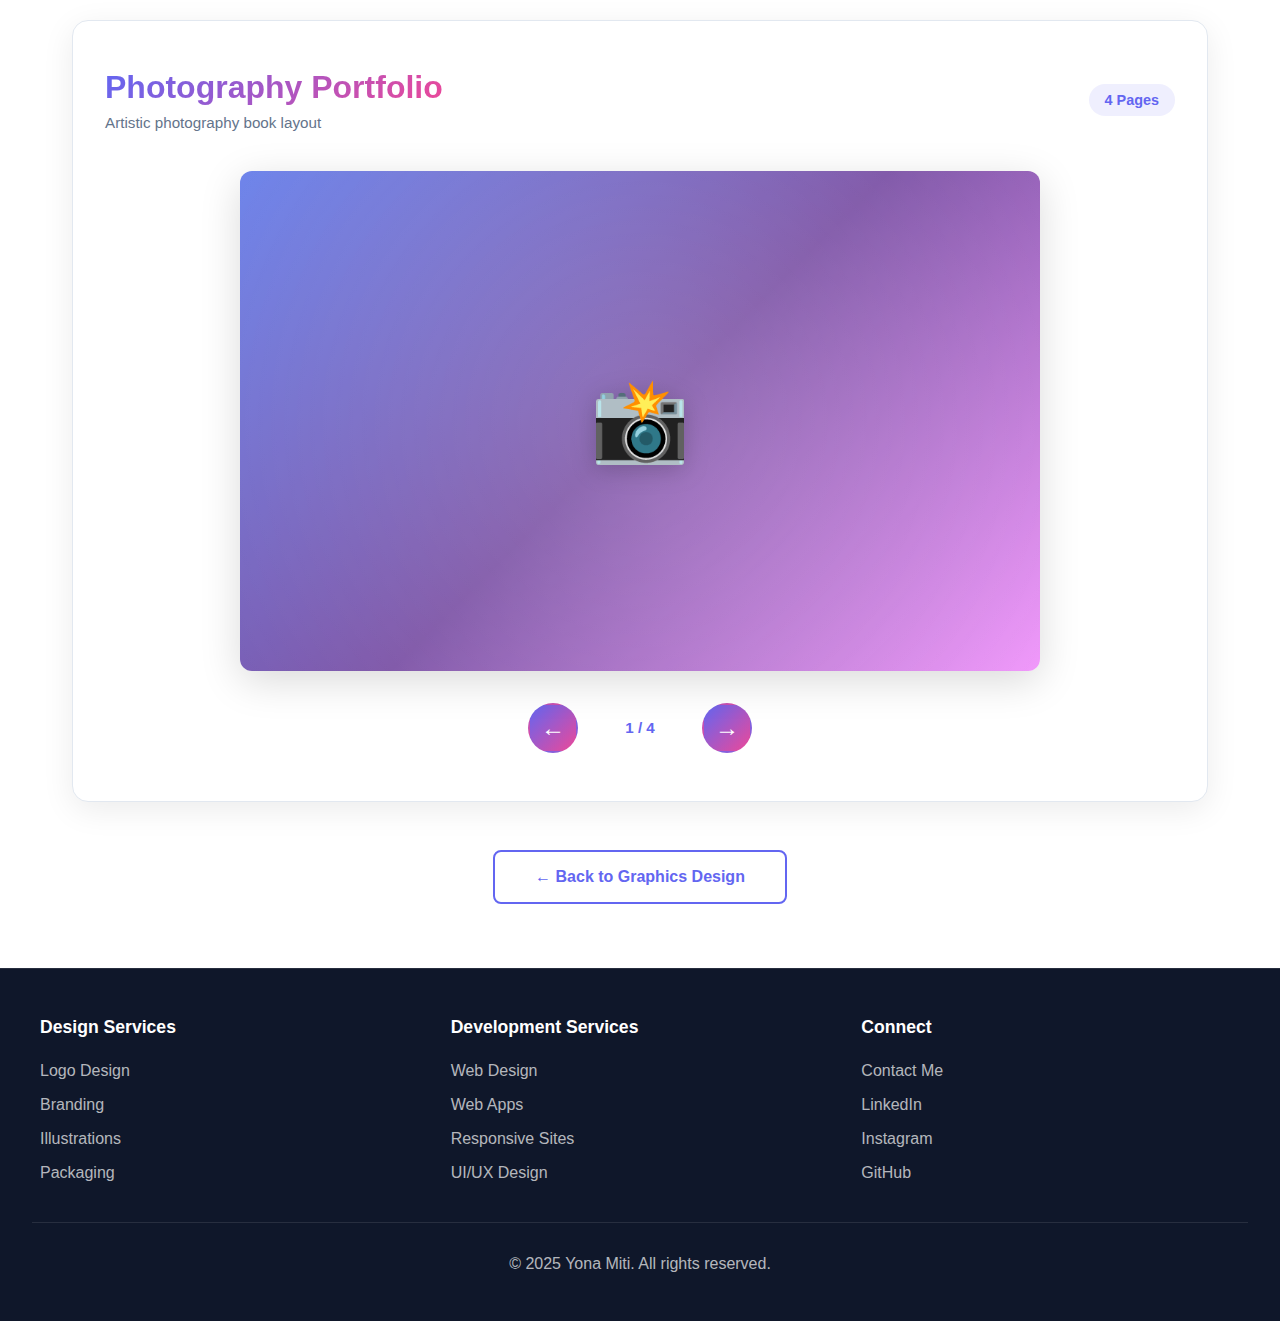
<file: graphics-design pages/book-typography.html>
<!DOCTYPE html>
<html lang="en">
<head>
    <meta charset="UTF-8">
    <meta name="viewport" content="width=device-width, initial-scale=1.0">
    <title>Book Layout & Typography - Yona Miti</title>
    <link rel="stylesheet" href="../css/book layout and typography.css">
</head>
<body>
    <!-- Navigation -->
    <nav>
        <div class="nav-container">
            <a href="../index.html" class="logo">YM</a>
            <ul class="nav-links">
                <li class="nav-item">
                    <a href="../index.html#work">Explore My Work</a>
                    <div class="dropdown-menu">
                        <a href="../graphics-design.html">
                            <span class="icon">🎨</span>
                            <span class="text">
                                <span class="title">Graphics Design</span>
                                <span class="description">Logos, branding, visuals</span>
                            </span>
                        </a>
                        <a href="../web-development.html">
                            <span class="icon">💻</span>
                            <span class="text">
                                <span class="title">Web Development</span>
                                <span class="description">Websites, apps, UI/UX</span>
                            </span>
                        </a>
                    </div>
                </li>
                <li class="nav-item">
                    <a href="../contact.html">Contact Me</a>
                </li>
            </ul>
        </div>
    </nav>

    <!-- Hero Section -->
    <section class="hero">
        <div class="hero-content">
            <h1>Book Layout & Typography</h1>
            <p>Elegant editorial design and typographic masterpieces</p>
        </div>
    </section>

    <!-- Main Content -->
    <div class="container">
        <div class="section-intro">
            <h2>Typography & Book Design</h2>
            <p>Artistic book layouts with custom typography and elegant page designs</p>
        </div>

        <!-- Books Container - 1 column, 6 rows -->
        <div class="books-container">
            <!-- Book 1: Poetry Collection -->
            <div class="book-project">
                <div class="book-header">
                    <div class="book-info">
                        <h3>Poetry Collection</h3>
                        <p>Contemporary verse with elegant typography</p>
                    </div>
                    <div class="page-indicator">4 Pages</div>
                </div>
                <div class="carousel-wrapper">
                    <div class="book-carousel" id="carousel1">
                        <div class="carousel-page active">
                            <div class="page-content">📖</div>
                        </div>
                        <div class="carousel-page">
                            <div class="page-content">✨</div>
                        </div>
                        <div class="carousel-page">
                            <div class="page-content">📝</div>
                        </div>
                        <div class="carousel-page">
                            <div class="page-content">🎭</div>
                        </div>
                    </div>
                </div>
                <div class="carousel-controls">
                    <button class="carousel-btn" onclick="prevPage(1)">←</button>
                    <span class="carousel-counter"><span class="current" id="counter1">1</span> / 4</span>
                    <button class="carousel-btn" onclick="nextPage(1)">→</button>
                </div>
            </div>

            <!-- Book 2: Magazine Design -->
            <div class="book-project">
                <div class="book-header">
                    <div class="book-info">
                        <h3>Magazine Layouts</h3>
                        <p>Fashion magazine with modern design aesthetic</p>
                    </div>
                    <div class="page-indicator">4 Pages</div>
                </div>
                <div class="carousel-wrapper">
                    <div class="book-carousel" id="carousel2">
                        <div class="carousel-page active">
                            <div class="page-content">📰</div>
                        </div>
                        <div class="carousel-page">
                            <div class="page-content">👗</div>
                        </div>
                        <div class="carousel-page">
                            <div class="page-content">💎</div>
                        </div>
                        <div class="carousel-page">
                            <div class="page-content">✨</div>
                        </div>
                    </div>
                </div>
                <div class="carousel-controls">
                    <button class="carousel-btn" onclick="prevPage(2)">←</button>
                    <span class="carousel-counter"><span class="current" id="counter2">1</span> / 4</span>
                    <button class="carousel-btn" onclick="nextPage(2)">→</button>
                </div>
            </div>

            <!-- Book 3: Art Book -->
            <div class="book-project">
                <div class="book-header">
                    <div class="book-info">
                        <h3>Art Book</h3>
                        <p>Contemporary art exhibition catalog</p>
                    </div>
                    <div class="page-indicator">4 Pages</div>
                </div>
                <div class="carousel-wrapper">
                    <div class="book-carousel" id="carousel3">
                        <div class="carousel-page active">
                            <div class="page-content">🎨</div>
                        </div>
                        <div class="carousel-page">
                            <div class="page-content">🖼️</div>
                        </div>
                        <div class="carousel-page">
                            <div class="page-content">🌈</div>
                        </div>
                        <div class="carousel-page">
                            <div class="page-content">✨</div>
                        </div>
                    </div>
                </div>
                <div class="carousel-controls">
                    <button class="carousel-btn" onclick="prevPage(3)">←</button>
                    <span class="carousel-counter"><span class="current" id="counter3">1</span> / 4</span>
                    <button class="carousel-btn" onclick="nextPage(3)">→</button>
                </div>
            </div>

            <!-- Book 4: Travel Guide -->
            <div class="book-project">
                <div class="book-header">
                    <div class="book-info">
                        <h3>Travel Guide</h3>
                        <p>Destination guide with vibrant typography</p>
                    </div>
                    <div class="page-indicator">4 Pages</div>
                </div>
                <div class="carousel-wrapper">
                    <div class="book-carousel" id="carousel4">
                        <div class="carousel-page active">
                            <div class="page-content">✈️</div>
                        </div>
                        <div class="carousel-page">
                            <div class="page-content">🗺️</div>
                        </div>
                        <div class="carousel-page">
                            <div class="page-content">🏖️</div>
                        </div>
                        <div class="carousel-page">
                            <div class="page-content">🌍</div>
                        </div>
                    </div>
                </div>
                <div class="carousel-controls">
                    <button class="carousel-btn" onclick="prevPage(4)">←</button>
                    <span class="carousel-counter"><span class="current" id="counter4">1</span> / 4</span>
                    <button class="carousel-btn" onclick="nextPage(4)">→</button>
                </div>
            </div>

            <!-- Book 5: Recipe Book -->
            <div class="book-project">
                <div class="book-header">
                    <div class="book-info">
                        <h3>Recipe Book</h3>
                        <p>Culinary designs with elegant typography</p>
                    </div>
                    <div class="page-indicator">4 Pages</div>
                </div>
                <div class="carousel-wrapper">
                    <div class="book-carousel" id="carousel5">
                        <div class="carousel-page active">
                            <div class="page-content">👨‍🍳</div>
                        </div>
                        <div class="carousel-page">
                            <div class="page-content">🍽️</div>
                        </div>
                        <div class="carousel-page">
                            <div class="page-content">🥘</div>
                        </div>
                        <div class="carousel-page">
                            <div class="page-content">🍷</div>
                        </div>
                    </div>
                </div>
                <div class="carousel-controls">
                    <button class="carousel-btn" onclick="prevPage(5)">←</button>
                    <span class="carousel-counter"><span class="current" id="counter5">1</span> / 4</span>
                    <button class="carousel-btn" onclick="nextPage(5)">→</button>
                </div>
            </div>

            <!-- Book 6: Photography Portfolio -->
            <div class="book-project">
                <div class="book-header">
                    <div class="book-info">
                        <h3>Photography Portfolio</h3>
                        <p>Artistic photography book layout</p>
                    </div>
                    <div class="page-indicator">4 Pages</div>
                </div>
                <div class="carousel-wrapper">
                    <div class="book-carousel" id="carousel6">
                        <div class="carousel-page active">
                            <div class="page-content">📸</div>
                        </div>
                        <div class="carousel-page">
                            <div class="page-content">🖼️</div>
                        </div>
                        <div class="carousel-page">
                            <div class="page-content">🌅</div>
                        </div>
                        <div class="carousel-page">
                            <div class="page-content">✨</div>
                        </div>
                    </div>
                </div>
                <div class="carousel-controls">
                    <button class="carousel-btn" onclick="prevPage(6)">←</button>
                    <span class="carousel-counter"><span class="current" id="counter6">1</span> / 4</span>
                    <button class="carousel-btn" onclick="nextPage(6)">→</button>
                </div>
            </div>
        </div>

        <!-- Back Button -->
        <div class="back-button">
            <a href="../graphics-design.html">← Back to Graphics Design</a>
        </div>
    </div>

    <!-- Footer -->
    <footer>
        <div class="footer-content">
            <div class="footer-section">
                <h3>Design Services</h3>
                <a href="../graphics-design.html">Logo Design</a>
                <a href="../graphics-design.html">Branding</a>
                <a href="../graphics-design.html">Illustrations</a>
                <a href="../graphics-design.html">Packaging</a>
            </div>

            <div class="footer-section">
                <h3>Development Services</h3>
                <a href="../web-development.html">Web Design</a>
                <a href="../web-development.html">Web Apps</a>
                <a href="../web-development.html">Responsive Sites</a>
                <a href="../web-development.html">UI/UX Design</a>
            </div>

            <div class="footer-section">
                <h3>Connect</h3>
                <a href="../contact.html">Contact Me</a>
                <a href="#">LinkedIn</a>
                <a href="#">Instagram</a>
                <a href="#">GitHub</a>
            </div>
        </div>

        <div class="footer-bottom">
            <p>&copy; 2025 Yona Miti. All rights reserved.</p>
        </div>
    </footer>

    <script>
        // Book carousel state
        const carouselStates = {
            1: 0, 2: 0, 3: 0, 4: 0, 5: 0, 6: 0
        };

        function nextPage(carouselId) {
            const carousel = document.getElementById(`carousel${carouselId}`);
            const pages = carousel.querySelectorAll('.carousel-page');
            const counter = document.getElementById(`counter${carouselId}`);
            
            // Remove active class from all pages
            pages.forEach(page => {
                page.classList.remove('active', 'prev');
            });

            // Update state
            carouselStates[carouselId] = (carouselStates[carouselId] + 1) % pages.length;

            // Add active class to current page and set prev for previous
            pages[carouselStates[carouselId]].classList.add('active');
            const prevIndex = (carouselStates[carouselId] - 1 + pages.length) % pages.length;
            pages[prevIndex].classList.add('prev');

            // Update counter
            counter.textContent = carouselStates[carouselId] + 1;
        }

        function prevPage(carouselId) {
            const carousel = document.getElementById(`carousel${carouselId}`);
            const pages = carousel.querySelectorAll('.carousel-page');
            const counter = document.getElementById(`counter${carouselId}`);
            
            // Remove active class from all pages
            pages.forEach(page => {
                page.classList.remove('active', 'prev');
            });

            // Update state
            carouselStates[carouselId] = (carouselStates[carouselId] - 1 + pages.length) % pages.length;

            // Add active class to current page and set prev for next (reverse direction)
            pages[carouselStates[carouselId]].classList.add('active');
            const nextIndex = (carouselStates[carouselId] + 1) % pages.length;
            pages[nextIndex].classList.add('prev');

            // Update counter
            counter.textContent = carouselStates[carouselId] + 1;
        }
    </script>
</body>
</html>
</file>
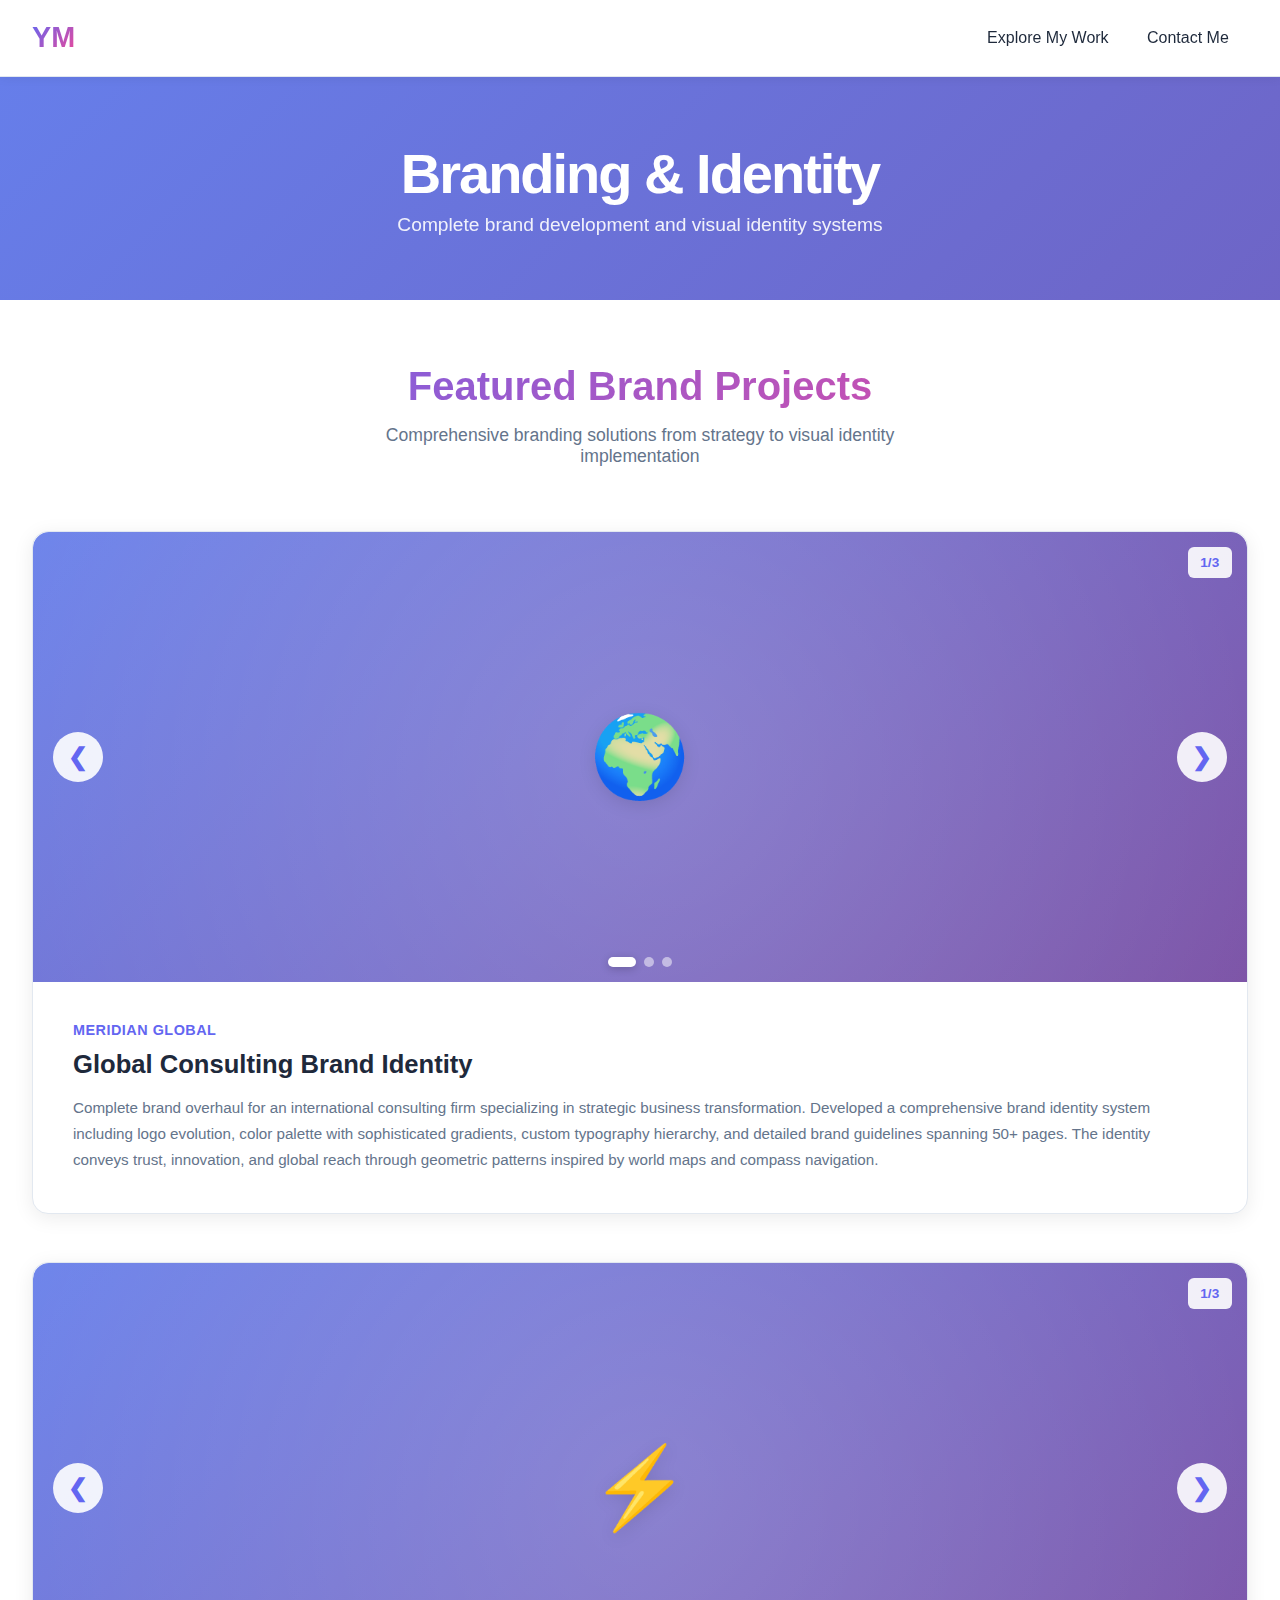
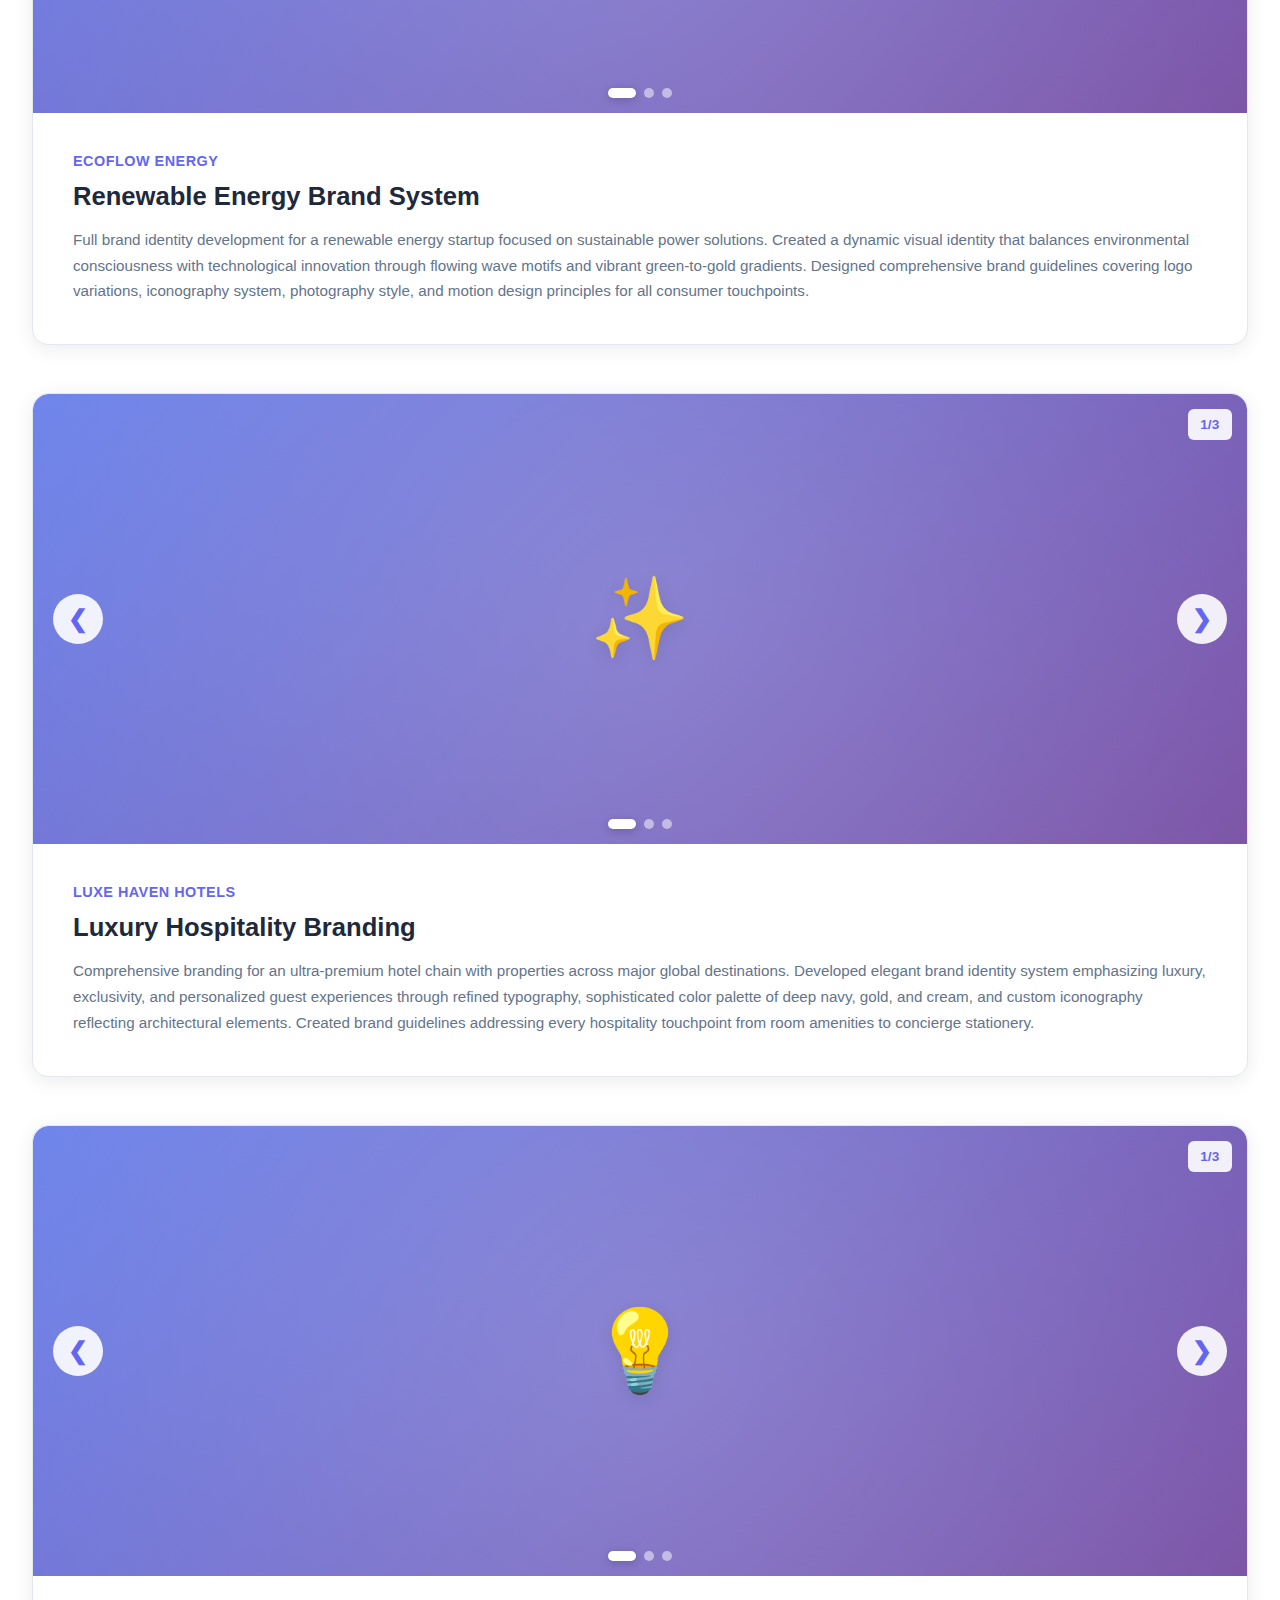
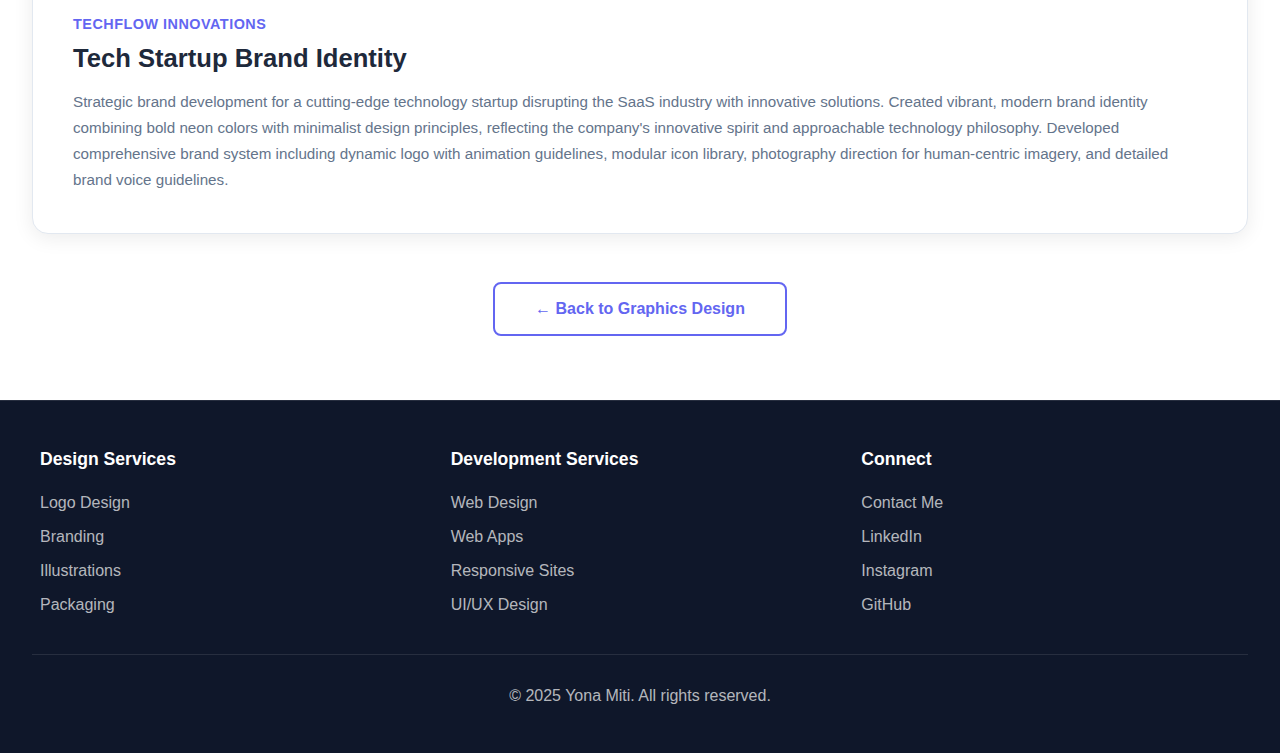
<file: graphics-design pages/branding.html>
<!DOCTYPE html>
<html lang="en">
<head>
    <meta charset="UTF-8">
    <meta name="viewport" content="width=device-width, initial-scale=1.0">
    <title>Branding & Identity Portfolio - Yona Miti</title>
    <link rel="stylesheet" href="../css/branding.css">
</head>
<body>
    <!-- Navigation -->
    <nav>
        <div class="nav-container">
            <a href="../index.html" class="logo">YM</a>
            <ul class="nav-links">
                <li class="nav-item">
                    <a href="../index.html#work">Explore My Work</a>
                    <div class="dropdown-menu">
                        <a href="../graphics-design.html">
                            <span class="icon">🎨</span>
                            <span class="text">
                                <span class="title">Graphics Design</span>
                                <span class="description">Logos, branding, visuals</span>
                            </span>
                        </a>
                        <a href="../web-development.html">
                            <span class="icon">💻</span>
                            <span class="text">
                                <span class="title">Web Development</span>
                                <span class="description">Websites, apps, UI/UX</span>
                            </span>
                        </a>
                    </div>
                </li>
                <li class="nav-item">
                    <a href="../contact.html">Contact Me</a>
                </li>
            </ul>
        </div>
    </nav>

    <!-- Hero Section -->
    <section class="hero">
        <div class="hero-content">
            <h1>Branding & Identity</h1>
            <p>Complete brand development and visual identity systems</p>
        </div>
    </section>

    <!-- Main Content -->
    <div class="container">
        <div class="section-intro">
            <h2>Featured Brand Projects</h2>
            <p>Comprehensive branding solutions from strategy to visual identity implementation</p>
        </div>

        <!-- Portfolio Grid -->
        <div class="portfolio-grid">
            <!-- Project 1: Meridian Global -->
            <div class="portfolio-item">
                <div class="carousel-container">
                    <div class="carousel-slides" id="carousel1">
                        <div class="carousel-slide active">
                            <span class="carousel-slide-icon">🌍</span>
                        </div>
                        <div class="carousel-slide">
                            <span class="carousel-slide-icon">📊</span>
                        </div>
                        <div class="carousel-slide">
                            <span class="carousel-slide-icon">🎯</span>
                        </div>
                    </div>
                    <button class="carousel-nav carousel-prev" onclick="moveSlide(event, -1)">❮</button>
                    <button class="carousel-nav carousel-next" onclick="moveSlide(event, 1)">❯</button>
                    <div class="carousel-indicators" id="indicators1"></div>
                    <div class="carousel-counter"><span class="current-slide">1</span>/3</div>
                </div>
                <div class="portfolio-content">
                    <div class="portfolio-company">Meridian Global</div>
                    <h3 class="portfolio-title">Global Consulting Brand Identity</h3>
                    <p class="portfolio-description">Complete brand overhaul for an international consulting firm specializing in strategic business transformation. Developed a comprehensive brand identity system including logo evolution, color palette with sophisticated gradients, custom typography hierarchy, and detailed brand guidelines spanning 50+ pages. The identity conveys trust, innovation, and global reach through geometric patterns inspired by world maps and compass navigation.</p>
                </div>
            </div>

            <!-- Project 2: EcoFlow Energy -->
            <div class="portfolio-item">
                <div class="carousel-container">
                    <div class="carousel-slides" id="carousel2">
                        <div class="carousel-slide active">
                            <span class="carousel-slide-icon">⚡</span>
                        </div>
                        <div class="carousel-slide">
                            <span class="carousel-slide-icon">🌱</span>
                        </div>
                        <div class="carousel-slide">
                            <span class="carousel-slide-icon">♻️</span>
                        </div>
                    </div>
                    <button class="carousel-nav carousel-prev" onclick="moveSlide(event, -1)">❮</button>
                    <button class="carousel-nav carousel-next" onclick="moveSlide(event, 1)">❯</button>
                    <div class="carousel-indicators" id="indicators2"></div>
                    <div class="carousel-counter"><span class="current-slide">1</span>/3</div>
                </div>
                <div class="portfolio-content">
                    <div class="portfolio-company">EcoFlow Energy</div>
                    <h3 class="portfolio-title">Renewable Energy Brand System</h3>
                    <p class="portfolio-description">Full brand identity development for a renewable energy startup focused on sustainable power solutions. Created a dynamic visual identity that balances environmental consciousness with technological innovation through flowing wave motifs and vibrant green-to-gold gradients. Designed comprehensive brand guidelines covering logo variations, iconography system, photography style, and motion design principles for all consumer touchpoints.</p>
                </div>
            </div>

            <!-- Project 3: Luxe Haven Hotels -->
            <div class="portfolio-item">
                <div class="carousel-container">
                    <div class="carousel-slides" id="carousel3">
                        <div class="carousel-slide active">
                            <span class="carousel-slide-icon">✨</span>
                        </div>
                        <div class="carousel-slide">
                            <span class="carousel-slide-icon">🏨</span>
                        </div>
                        <div class="carousel-slide">
                            <span class="carousel-slide-icon">💎</span>
                        </div>
                    </div>
                    <button class="carousel-nav carousel-prev" onclick="moveSlide(event, -1)">❮</button>
                    <button class="carousel-nav carousel-next" onclick="moveSlide(event, 1)">❯</button>
                    <div class="carousel-indicators" id="indicators3"></div>
                    <div class="carousel-counter"><span class="current-slide">1</span>/3</div>
                </div>
                <div class="portfolio-content">
                    <div class="portfolio-company">Luxe Haven Hotels</div>
                    <h3 class="portfolio-title">Luxury Hospitality Branding</h3>
                    <p class="portfolio-description">Comprehensive branding for an ultra-premium hotel chain with properties across major global destinations. Developed elegant brand identity system emphasizing luxury, exclusivity, and personalized guest experiences through refined typography, sophisticated color palette of deep navy, gold, and cream, and custom iconography reflecting architectural elements. Created brand guidelines addressing every hospitality touchpoint from room amenities to concierge stationery.</p>
                </div>
            </div>

            <!-- Project 4: TechFlow Innovations -->
            <div class="portfolio-item">
                <div class="carousel-container">
                    <div class="carousel-slides" id="carousel4">
                        <div class="carousel-slide active">
                            <span class="carousel-slide-icon">💡</span>
                        </div>
                        <div class="carousel-slide">
                            <span class="carousel-slide-icon">🚀</span>
                        </div>
                        <div class="carousel-slide">
                            <span class="carousel-slide-icon">⚙️</span>
                        </div>
                    </div>
                    <button class="carousel-nav carousel-prev" onclick="moveSlide(event, -1)">❮</button>
                    <button class="carousel-nav carousel-next" onclick="moveSlide(event, 1)">❯</button>
                    <div class="carousel-indicators" id="indicators4"></div>
                    <div class="carousel-counter"><span class="current-slide">1</span>/3</div>
                </div>
                <div class="portfolio-content">
                    <div class="portfolio-company">TechFlow Innovations</div>
                    <h3 class="portfolio-title">Tech Startup Brand Identity</h3>
                    <p class="portfolio-description">Strategic brand development for a cutting-edge technology startup disrupting the SaaS industry with innovative solutions. Created vibrant, modern brand identity combining bold neon colors with minimalist design principles, reflecting the company's innovative spirit and approachable technology philosophy. Developed comprehensive brand system including dynamic logo with animation guidelines, modular icon library, photography direction for human-centric imagery, and detailed brand voice guidelines.</p>
                </div>
            </div>
        </div>

        <!-- Back Button -->
        <div class="back-button">
            <a href="../graphics-design.html">← Back to Graphics Design</a>
        </div>
    </div>

    <!-- Footer -->
    <footer>
        <div class="footer-content">
            <div class="footer-section">
                <h3>Design Services</h3>
                <a href="../graphics-design.html">Logo Design</a>
                <a href="../graphics-design.html">Branding</a>
                <a href="../graphics-design.html">Illustrations</a>
                <a href="../graphics-design.html">Packaging</a>
            </div>

            <div class="footer-section">
                <h3>Development Services</h3>
                <a href="../web-development.html">Web Design</a>
                <a href="../web-development.html">Web Apps</a>
                <a href="../web-development.html">Responsive Sites</a>
                <a href="../web-development.html">UI/UX Design</a>
            </div>

            <div class="footer-section">
                <h3>Connect</h3>
                <a href="../contact.html">Contact Me</a>
                <a href="#">LinkedIn</a>
                <a href="#">Instagram</a>
                <a href="#">GitHub</a>
            </div>
        </div>

        <div class="footer-bottom">
            <p>&copy; 2025 Yona Miti. All rights reserved.</p>
        </div>
    </footer>

    <script>
        // Initialize carousels
        function initializeCarousels() {
            const carousels = ['carousel1', 'carousel2', 'carousel3', 'carousel4'];
            carousels.forEach((carouselId, index) => {
                const carousel = document.getElementById(carouselId);
                const slides = carousel.querySelectorAll('.carousel-slide');
                const indicatorsContainer = document.getElementById('indicators' + (index + 1));
                
                // Create indicators
                slides.forEach((slide, slideIndex) => {
                    const indicator = document.createElement('div');
                    indicator.className = 'carousel-indicator' + (slideIndex === 0 ? ' active' : '');
                    indicator.onclick = () => goToSlide(carouselId, slideIndex);
                    indicatorsContainer.appendChild(indicator);
                });
            });
        }

        function moveSlide(event, direction) {
            const carousel = event.target.closest('.carousel-container').querySelector('.carousel-slides');
            const carouselId = carousel.id;
            const slides = carousel.querySelectorAll('.carousel-slide');
            const activeSlide = carousel.querySelector('.carousel-slide.active');
            const activeIndex = Array.from(slides).indexOf(activeSlide);
            let newIndex = activeIndex + direction;
            
            // Loop around
            if (newIndex >= slides.length) newIndex = 0;
            if (newIndex < 0) newIndex = slides.length - 1;
            
            goToSlide(carouselId, newIndex);
        }

        function goToSlide(carouselId, slideIndex) {
            const carousel = document.getElementById(carouselId);
            const slides = carousel.querySelectorAll('.carousel-slide');
            
            // Remove active from all slides
            slides.forEach(slide => slide.classList.remove('active'));
            
            // Add active to new slide
            slides[slideIndex].classList.add('active');
            
            // Update indicators
            const carouselNum = carouselId.replace('carousel', '');
            const indicators = document.querySelectorAll('#indicators' + carouselNum + ' .carousel-indicator');
            indicators.forEach((indicator, index) => {
                indicator.classList.remove('active');
                if (index === slideIndex) indicator.classList.add('active');
            });
            
            // Update counter
            const counter = carousel.parentElement.querySelector('.carousel-counter .current-slide');
            counter.textContent = slideIndex + 1;
        }

        // Initialize on page load
        window.addEventListener('DOMContentLoaded', initializeCarousels);
    </script>
</body>
</html>
</file>
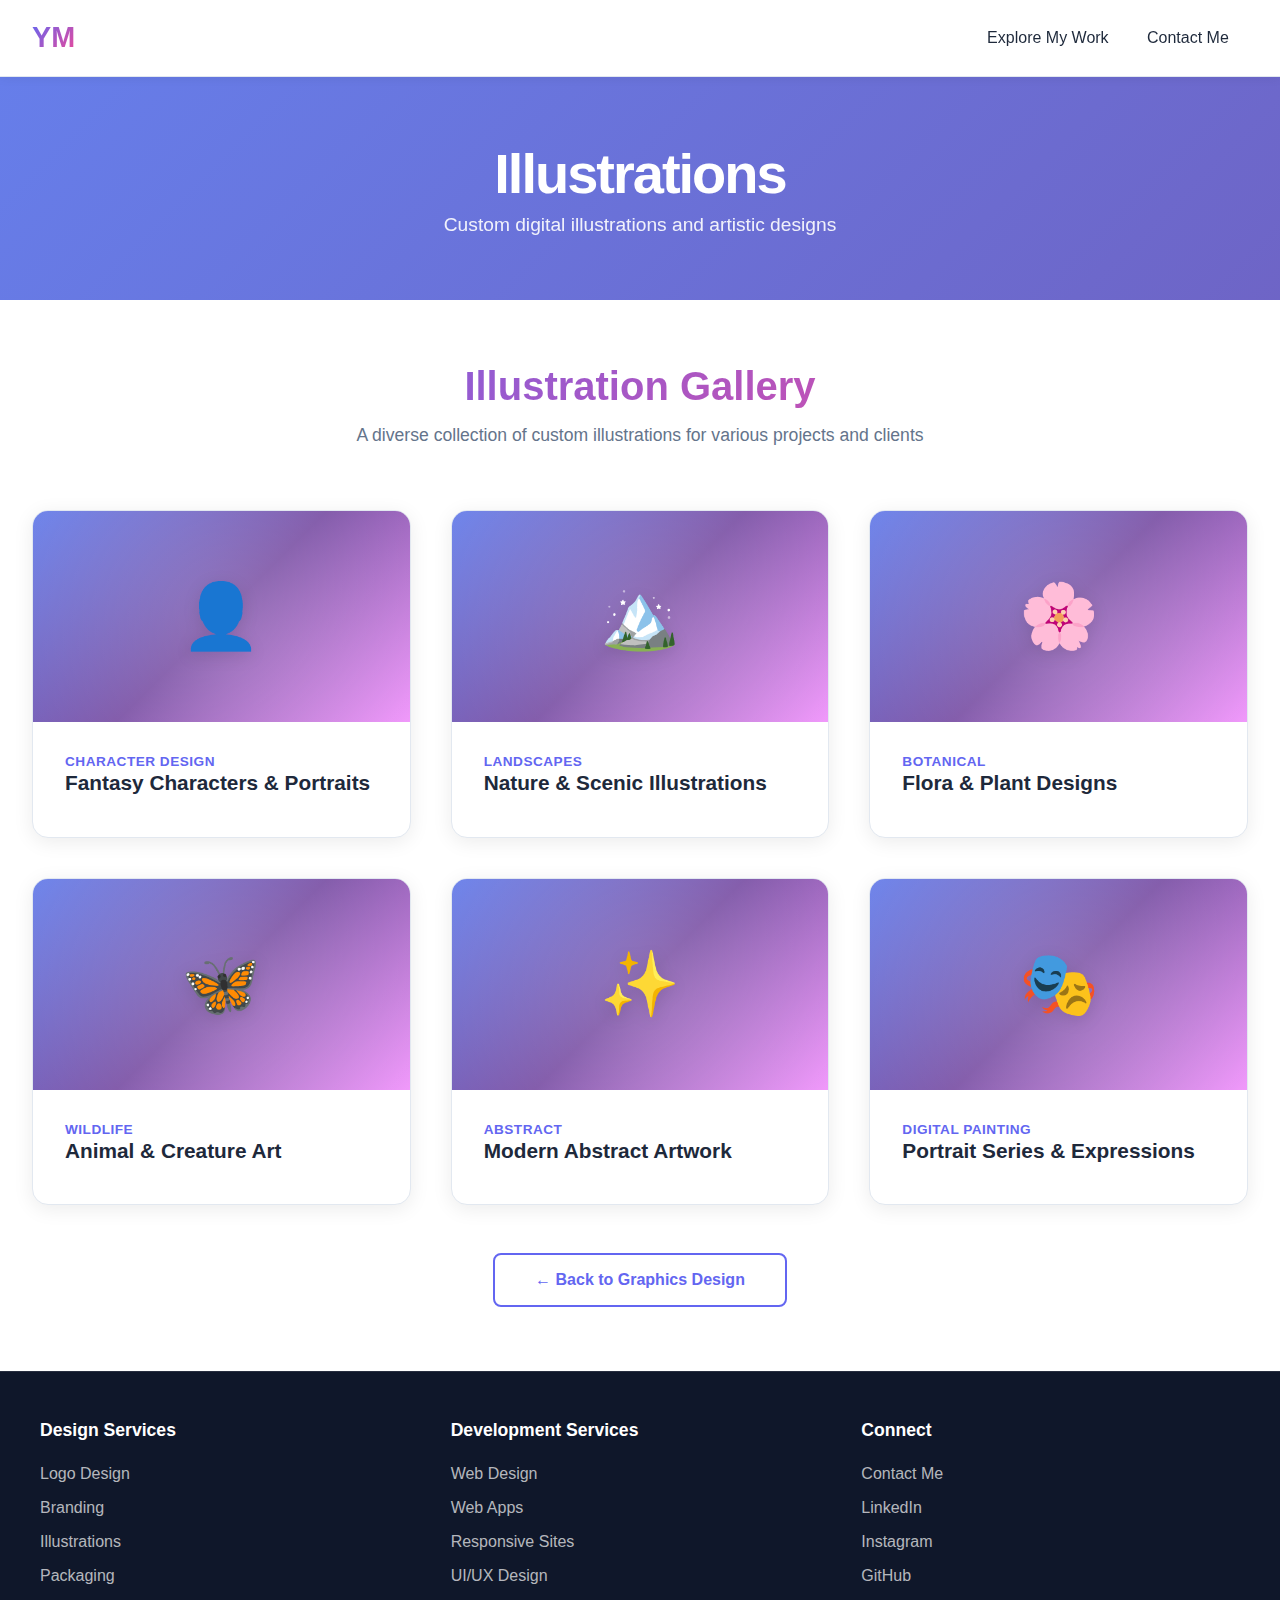
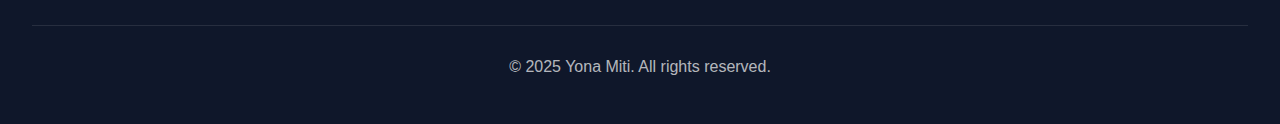
<file: graphics-design pages/illustration.html>
<!DOCTYPE html>
<html lang="en">
<head>
    <meta charset="UTF-8">
    <meta name="viewport" content="width=device-width, initial-scale=1.0">
    <title>Illustrations Portfolio - Yona Miti</title>
    <link rel="stylesheet" href="../css/illustration.css">
</head>
<body>
    <!-- Navigation -->
    <nav>
        <div class="nav-container">
            <a href="../index.html" class="logo">YM</a>
            <ul class="nav-links">
                <li class="nav-item">
                    <a href="../index.html#work">Explore My Work</a>
                    <div class="dropdown-menu">
                        <a href="../graphics-design.html">
                            <span class="icon">🎨</span>
                            <span class="text">
                                <span class="title">Graphics Design</span>
                                <span class="description">Logos, branding, visuals</span>
                            </span>
                        </a>
                        <a href="../web-development.html">
                            <span class="icon">💻</span>
                            <span class="text">
                                <span class="title">Web Development</span>
                                <span class="description">Websites, apps, UI/UX</span>
                            </span>
                        </a>
                    </div>
                </li>
                <li class="nav-item">
                    <a href="../contact.html">Contact Me</a>
                </li>
            </ul>
        </div>
    </nav>

    <!-- Hero Section -->
    <section class="hero">
        <div class="hero-content">
            <h1>Illustrations</h1>
            <p>Custom digital illustrations and artistic designs</p>
        </div>
    </section>

    <!-- Main Content -->
    <div class="container">
        <div class="section-intro">
            <h2>Illustration Gallery</h2>
            <p>A diverse collection of custom illustrations for various projects and clients</p>
        </div>

        <!-- Illustrations Grid - 6 items, 3 per row -->
        <div class="illustrations-grid">
            <!-- Illustration 1: Character Design -->
            <div class="illustration-item" onclick="openLightbox('👤', 'Fantasy Characters & Portraits', 'Character Design')">
                <div class="illustration-image">
                    <div class="illustration-icon">👤</div>
                </div>
                <div class="illustration-content">
                    <div class="illustration-category">Character Design</div>
                    <div class="illustration-title">Fantasy Characters & Portraits</div>
                </div>
            </div>

            <!-- Illustration 2: Landscape Art -->
            <div class="illustration-item" onclick="openLightbox('🏔️', 'Nature & Scenic Illustrations', 'Landscapes')">
                <div class="illustration-image">
                    <div class="illustration-icon">🏔️</div>
                </div>
                <div class="illustration-content">
                    <div class="illustration-category">Landscapes</div>
                    <div class="illustration-title">Nature & Scenic Illustrations</div>
                </div>
            </div>

            <!-- Illustration 3: Botanical -->
            <div class="illustration-item" onclick="openLightbox('🌸', 'Flora & Plant Designs', 'Botanical')">
                <div class="illustration-image">
                    <div class="illustration-icon">🌸</div>
                </div>
                <div class="illustration-content">
                    <div class="illustration-category">Botanical</div>
                    <div class="illustration-title">Flora & Plant Designs</div>
                </div>
            </div>

            <!-- Illustration 4: Wildlife -->
            <div class="illustration-item" onclick="openLightbox('🦋', 'Animal & Creature Art', 'Wildlife')">
                <div class="illustration-image">
                    <div class="illustration-icon">🦋</div>
                </div>
                <div class="illustration-content">
                    <div class="illustration-category">Wildlife</div>
                    <div class="illustration-title">Animal & Creature Art</div>
                </div>
            </div>

            <!-- Illustration 5: Abstract -->
            <div class="illustration-item" onclick="openLightbox('✨', 'Modern Abstract Artwork', 'Abstract')">
                <div class="illustration-image">
                    <div class="illustration-icon">✨</div>
                </div>
                <div class="illustration-content">
                    <div class="illustration-category">Abstract</div>
                    <div class="illustration-title">Modern Abstract Artwork</div>
                </div>
            </div>

            <!-- Illustration 6: Digital Painting -->
            <div class="illustration-item" onclick="openLightbox('🎭', 'Portrait Series & Expressions', 'Digital Painting')">
                <div class="illustration-image">
                    <div class="illustration-icon">🎭</div>
                </div>
                <div class="illustration-content">
                    <div class="illustration-category">Digital Painting</div>
                    <div class="illustration-title">Portrait Series & Expressions</div>
                </div>
            </div>
        </div>

        <!-- Back Button -->
        <div class="back-button">
            <a href="../graphics-design.html">← Back to Graphics Design</a>
        </div>
    </div>

    <!-- Lightbox Modal -->
    <div class="lightbox-modal" id="lightboxModal" onclick="closeLightbox(event)">
        <div class="lightbox-content" onclick="event.stopPropagation()">
            <button class="lightbox-close" onclick="closeLightbox()">×</button>
            <div class="lightbox-image">
                <div class="lightbox-icon" id="lightboxIcon"></div>
            </div>
            <div class="lightbox-info">
                <div class="lightbox-title" id="lightboxTitle"></div>
                <div class="lightbox-category" id="lightboxCategory"></div>
            </div>
        </div>
    </div>

    <!-- Footer -->
    <footer>
        <div class="footer-content">
            <div class="footer-section">
                <h3>Design Services</h3>
                <a href="../graphics-design.html">Logo Design</a>
                <a href="../graphics-design.html">Branding</a>
                <a href="../graphics-design.html">Illustrations</a>
                <a href="../graphics-design.html">Packaging</a>
            </div>

            <div class="footer-section">
                <h3>Development Services</h3>
                <a href="../web-development.html">Web Design</a>
                <a href="../web-development.html">Web Apps</a>
                <a href="../web-development.html">Responsive Sites</a>
                <a href="../web-development.html">UI/UX Design</a>
            </div>

            <div class="footer-section">
                <h3>Connect</h3>
                <a href="../contact.html">Contact Me</a>
                <a href="#">LinkedIn</a>
                <a href="#">Instagram</a>
                <a href="#">GitHub</a>
            </div>
        </div>

        <div class="footer-bottom">
            <p>&copy; 2025 Yona Miti. All rights reserved.</p>
        </div>
    </footer>

    <script>
        // Lightbox functionality
        function openLightbox(icon, title, category) {
            const modal = document.getElementById('lightboxModal');
            const lightboxIcon = document.getElementById('lightboxIcon');
            const lightboxTitle = document.getElementById('lightboxTitle');
            const lightboxCategory = document.getElementById('lightboxCategory');

            lightboxIcon.textContent = icon;
            lightboxTitle.textContent = title;
            lightboxCategory.textContent = category;

            modal.classList.add('active');
            document.body.style.overflow = 'hidden';
        }

        function closeLightbox(event) {
            // If clicking on the close button or the dark background
            if (!event || event.target.id === 'lightboxModal' || event.target.classList.contains('lightbox-close')) {
                const modal = document.getElementById('lightboxModal');
                modal.classList.remove('active');
                document.body.style.overflow = 'auto';
            }
        }

        // Close lightbox when pressing ESC key
        document.addEventListener('keydown', function(event) {
            if (event.key === 'Escape') {
                closeLightbox();
            }
        });
    </script>
</body>
</html>
</file>
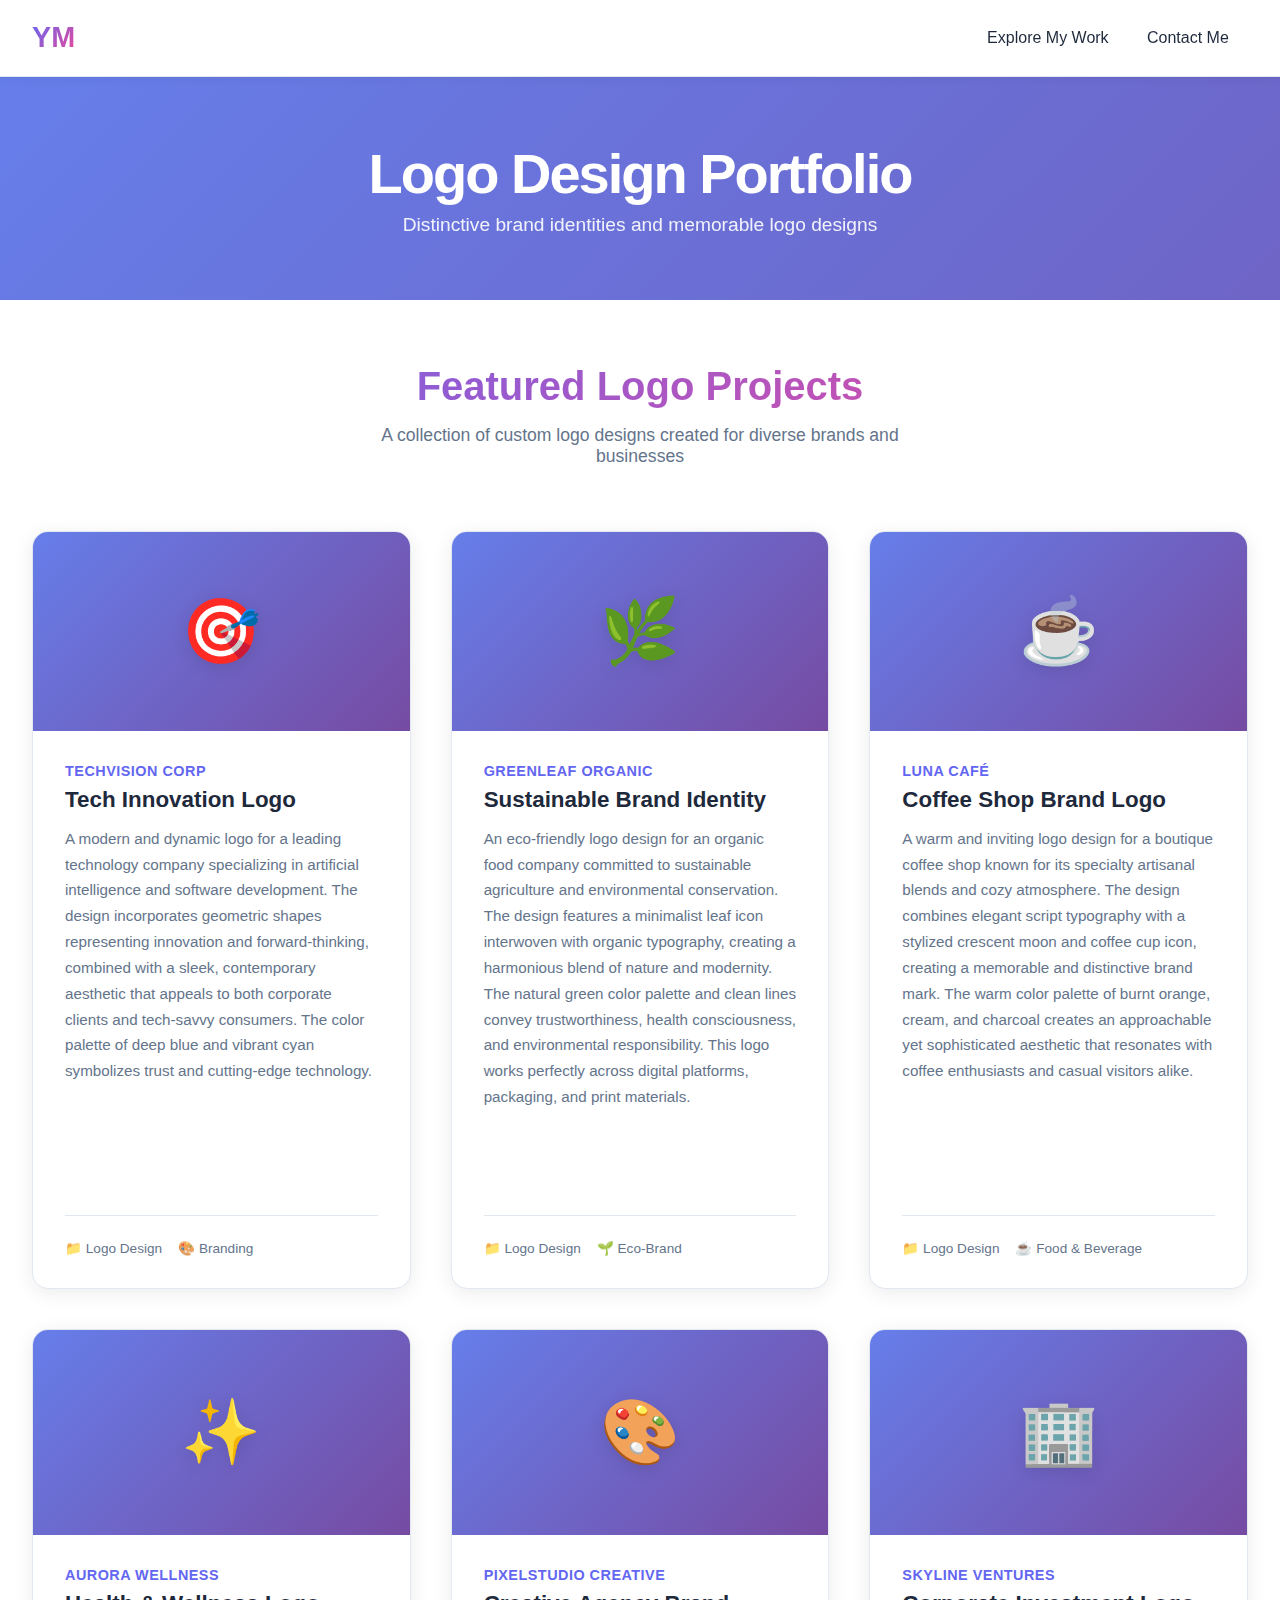
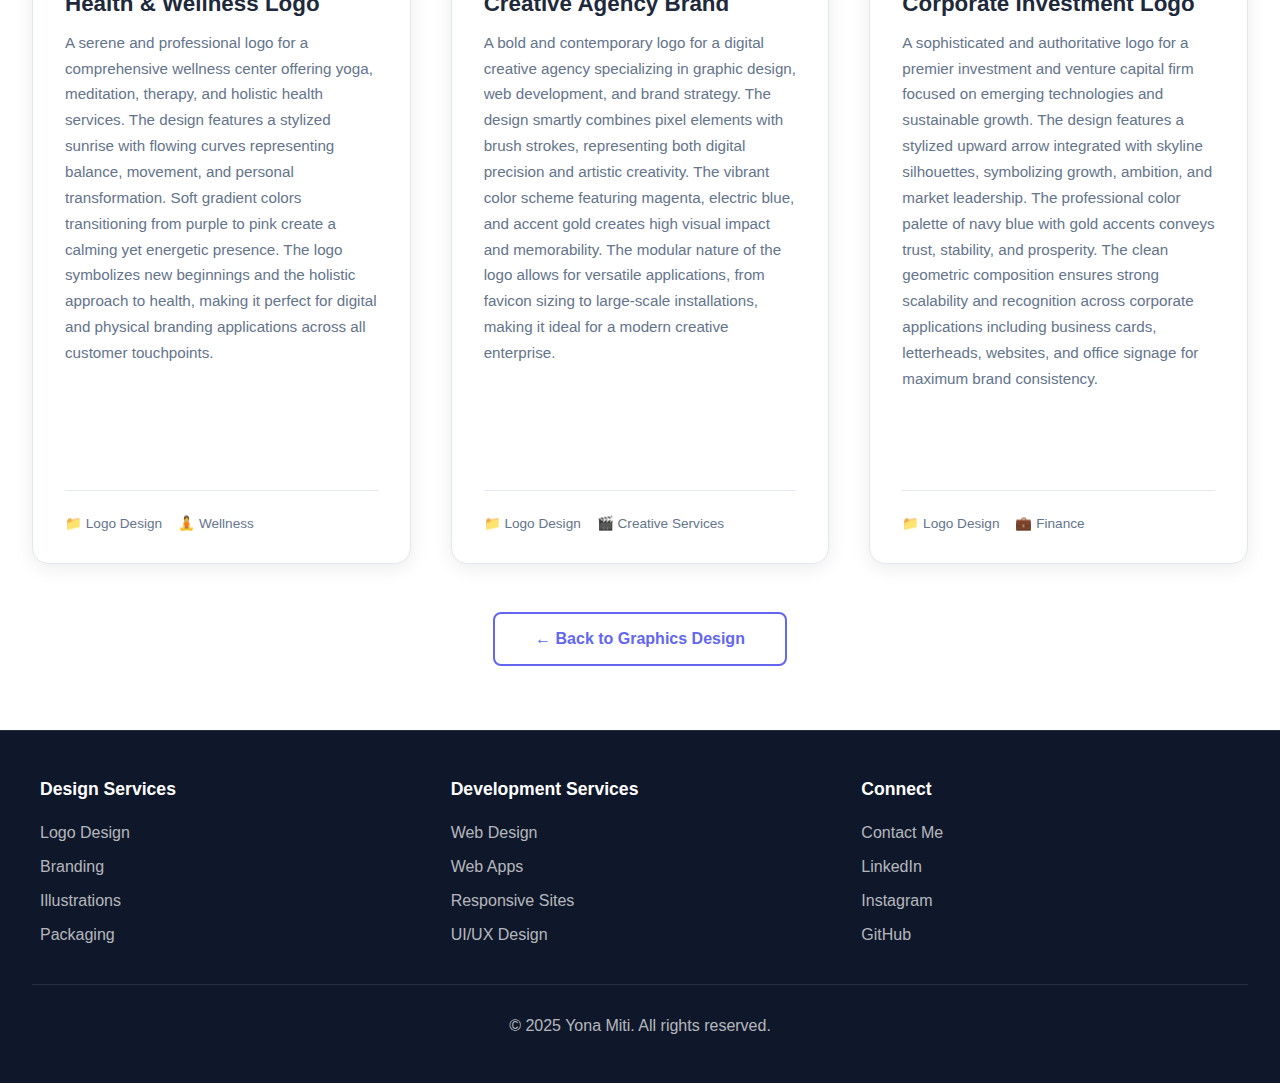
<file: graphics-design pages/logo-design.html>
<!DOCTYPE html>
<html lang="en">
<head>
    <meta charset="UTF-8">
    <meta name="viewport" content="width=device-width, initial-scale=1.0">
    <title>Logo Design Portfolio - Yona Miti</title>
    <link rel="stylesheet" href="../css/logo-design.css">
</head>
<body>
    <!-- Navigation -->
    <nav>
        <div class="nav-container">
            <a href="../index.html" class="logo">YM</a>
            <ul class="nav-links">
                <li class="nav-item">
                    <a href="../index.html#work">Explore My Work</a>
                    <div class="dropdown-menu">
                        <a href="../graphics-design.html">
                            <span class="icon">🎨</span>
                            <span class="text">
                                <span class="title">Graphics Design</span>
                                <span class="description">Logos, branding, visuals</span>
                            </span>
                        </a>
                        <a href="../web-development.html">
                            <span class="icon">💻</span>
                            <span class="text">
                                <span class="title">Web Development</span>
                                <span class="description">Websites, apps, UI/UX</span>
                            </span>
                        </a>
                    </div>
                </li>
                <li class="nav-item">
                    <a href="../contact.html">Contact Me</a>
                </li>
            </ul>
        </div>
    </nav>

    <!-- Hero Section -->
    <section class="hero">
        <div class="hero-content">
            <h1>Logo Design Portfolio</h1>
            <p>Distinctive brand identities and memorable logo designs</p>
        </div>
    </section>

    <!-- Main Content -->
    <div class="container">
        <div class="section-intro">
            <h2>Featured Logo Projects</h2>
            <p>A collection of custom logo designs created for diverse brands and businesses</p>
        </div>

        <!-- Portfolio Grid -->
        <div class="portfolio-grid">
            <!-- Project 1: TechVision -->
            <div class="portfolio-item">
                <div class="portfolio-image">
                    <div class="portfolio-image-placeholder">🎯</div>
                </div>
                <div class="portfolio-content">
                    <div class="portfolio-company">TechVision Corp</div>
                    <h3 class="portfolio-title">Tech Innovation Logo</h3>
                    <p class="portfolio-description">A modern and dynamic logo for a leading technology company specializing in artificial intelligence and software development. The design incorporates geometric shapes representing innovation and forward-thinking, combined with a sleek, contemporary aesthetic that appeals to both corporate clients and tech-savvy consumers. The color palette of deep blue and vibrant cyan symbolizes trust and cutting-edge technology.</p>
                    <div class="portfolio-meta">
                        <div class="meta-item">📁 Logo Design</div>
                        <div class="meta-item">🎨 Branding</div>
                    </div>
                </div>
            </div>

            <!-- Project 2: GreenLeaf Organic -->
            <div class="portfolio-item">
                <div class="portfolio-image">
                    <div class="portfolio-image-placeholder">🌿</div>
                </div>
                <div class="portfolio-content">
                    <div class="portfolio-company">GreenLeaf Organic</div>
                    <h3 class="portfolio-title">Sustainable Brand Identity</h3>
                    <p class="portfolio-description">An eco-friendly logo design for an organic food company committed to sustainable agriculture and environmental conservation. The design features a minimalist leaf icon interwoven with organic typography, creating a harmonious blend of nature and modernity. The natural green color palette and clean lines convey trustworthiness, health consciousness, and environmental responsibility. This logo works perfectly across digital platforms, packaging, and print materials.</p>
                    <div class="portfolio-meta">
                        <div class="meta-item">📁 Logo Design</div>
                        <div class="meta-item">🌱 Eco-Brand</div>
                    </div>
                </div>
            </div>

            <!-- Project 3: Luna Café -->
            <div class="portfolio-item">
                <div class="portfolio-image">
                    <div class="portfolio-image-placeholder">☕</div>
                </div>
                <div class="portfolio-content">
                    <div class="portfolio-company">Luna Café</div>
                    <h3 class="portfolio-title">Coffee Shop Brand Logo</h3>
                    <p class="portfolio-description">A warm and inviting logo design for a boutique coffee shop known for its specialty artisanal blends and cozy atmosphere. The design combines elegant script typography with a stylized crescent moon and coffee cup icon, creating a memorable and distinctive brand mark. The warm color palette of burnt orange, cream, and charcoal creates an approachable yet sophisticated aesthetic that resonates with coffee enthusiasts and casual visitors alike.</p>
                    <div class="portfolio-meta">
                        <div class="meta-item">📁 Logo Design</div>
                        <div class="meta-item">☕ Food & Beverage</div>
                    </div>
                </div>
            </div>

            <!-- Project 4: Aurora Wellness -->
            <div class="portfolio-item">
                <div class="portfolio-image">
                    <div class="portfolio-image-placeholder">✨</div>
                </div>
                <div class="portfolio-content">
                    <div class="portfolio-company">Aurora Wellness</div>
                    <h3 class="portfolio-title">Health & Wellness Logo</h3>
                    <p class="portfolio-description">A serene and professional logo for a comprehensive wellness center offering yoga, meditation, therapy, and holistic health services. The design features a stylized sunrise with flowing curves representing balance, movement, and personal transformation. Soft gradient colors transitioning from purple to pink create a calming yet energetic presence. The logo symbolizes new beginnings and the holistic approach to health, making it perfect for digital and physical branding applications across all customer touchpoints.</p>
                    <div class="portfolio-meta">
                        <div class="meta-item">📁 Logo Design</div>
                        <div class="meta-item">🧘 Wellness</div>
                    </div>
                </div>
            </div>

            <!-- Project 5: PixelStudio Creative -->
            <div class="portfolio-item">
                <div class="portfolio-image">
                    <div class="portfolio-image-placeholder">🎨</div>
                </div>
                <div class="portfolio-content">
                    <div class="portfolio-company">PixelStudio Creative</div>
                    <h3 class="portfolio-title">Creative Agency Brand</h3>
                    <p class="portfolio-description">A bold and contemporary logo for a digital creative agency specializing in graphic design, web development, and brand strategy. The design smartly combines pixel elements with brush strokes, representing both digital precision and artistic creativity. The vibrant color scheme featuring magenta, electric blue, and accent gold creates high visual impact and memorability. The modular nature of the logo allows for versatile applications, from favicon sizing to large-scale installations, making it ideal for a modern creative enterprise.</p>
                    <div class="portfolio-meta">
                        <div class="meta-item">📁 Logo Design</div>
                        <div class="meta-item">🎬 Creative Services</div>
                    </div>
                </div>
            </div>

            <!-- Project 6: Skyline Ventures -->
            <div class="portfolio-item">
                <div class="portfolio-image">
                    <div class="portfolio-image-placeholder">🏢</div>
                </div>
                <div class="portfolio-content">
                    <div class="portfolio-company">Skyline Ventures</div>
                    <h3 class="portfolio-title">Corporate Investment Logo</h3>
                    <p class="portfolio-description">A sophisticated and authoritative logo for a premier investment and venture capital firm focused on emerging technologies and sustainable growth. The design features a stylized upward arrow integrated with skyline silhouettes, symbolizing growth, ambition, and market leadership. The professional color palette of navy blue with gold accents conveys trust, stability, and prosperity. The clean geometric composition ensures strong scalability and recognition across corporate applications including business cards, letterheads, websites, and office signage for maximum brand consistency.</p>
                    <div class="portfolio-meta">
                        <div class="meta-item">📁 Logo Design</div>
                        <div class="meta-item">💼 Finance</div>
                    </div>
                </div>
            </div>
        </div>

        <!-- Back Button -->
        <div class="back-button">
            <a href="../graphics-design.html">← Back to Graphics Design</a>
        </div>
    </div>

    <!-- Footer -->
    <footer>
        <div class="footer-content">
            <div class="footer-section">
                <h3>Design Services</h3>
                <a href="../graphics-design.html">Logo Design</a>
                <a href="../graphics-design.html">Branding</a>
                <a href="../graphics-design.html">Illustrations</a>
                <a href="../graphics-design.html">Packaging</a>
            </div>

            <div class="footer-section">
                <h3>Development Services</h3>
                <a href="../web-development.html">Web Design</a>
                <a href="../web-development.html">Web Apps</a>
                <a href="../web-development.html">Responsive Sites</a>
                <a href="../web-development.html">UI/UX Design</a>
            </div>

            <div class="footer-section">
                <h3>Connect</h3>
                <a href="../contact.html">Contact Me</a>
                <a href="#">LinkedIn</a>
                <a href="#">Instagram</a>
                <a href="#">GitHub</a>
            </div>
        </div>

        <div class="footer-bottom">
            <p>&copy; 2025 Yona Miti. All rights reserved.</p>
        </div>
    </footer>
</body>
</html>
</file>
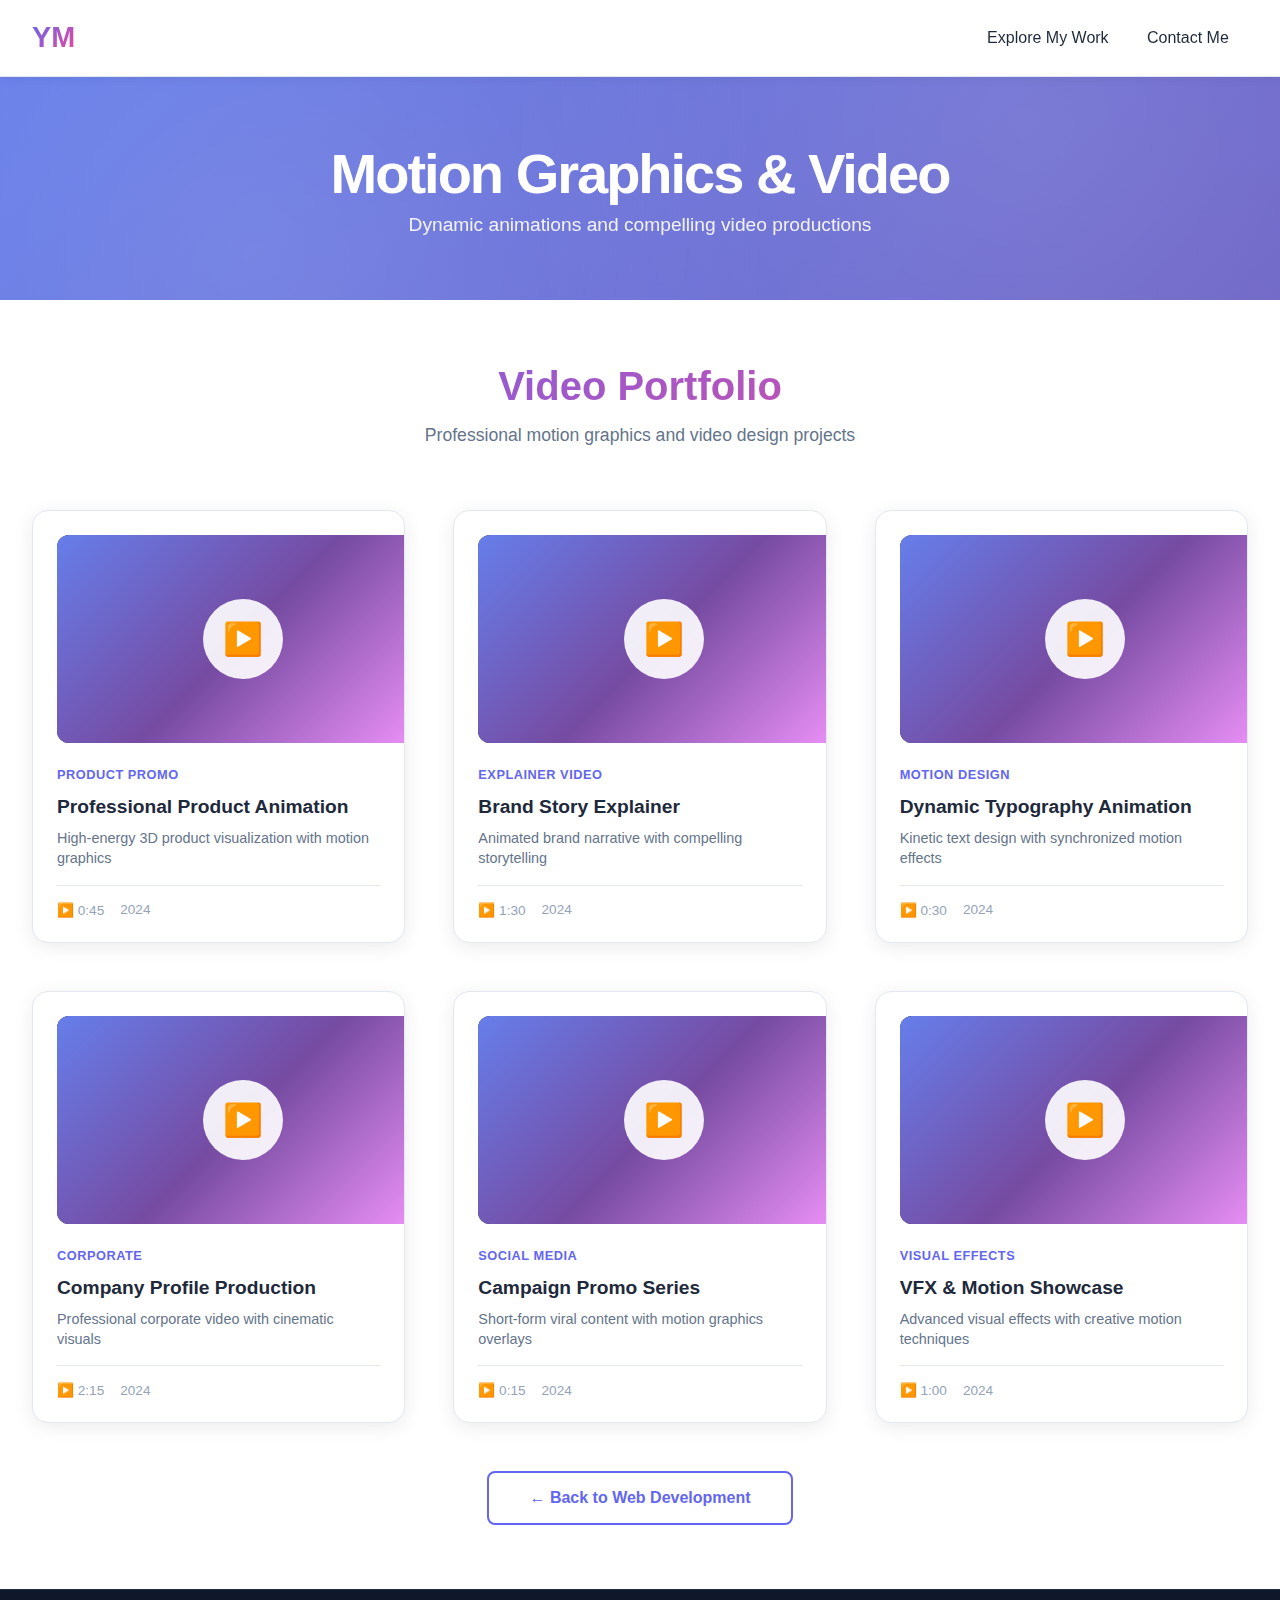
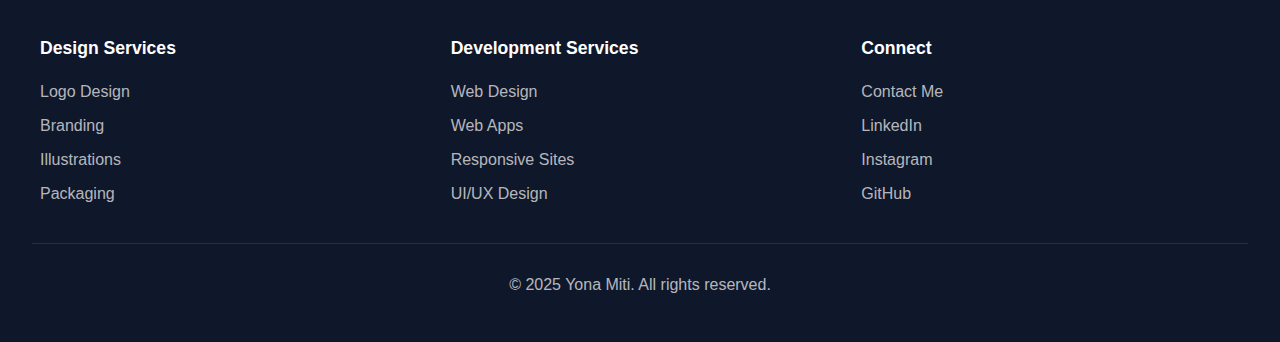
<file: graphics-design pages/motion-graphics-video.html>
<!DOCTYPE html>
<html lang="en">
<head>
    <meta charset="UTF-8">
    <meta name="viewport" content="width=device-width, initial-scale=1.0">
    <title>Motion Graphics & Video - Yona Miti</title>
    <link rel="stylesheet" href="../css/motion-and-video.css">
</head>
<body>
    <!-- Navigation -->
    <nav>
        <div class="nav-container">
            <a href="../index.html" class="logo">YM</a>
            <ul class="nav-links">
                <li class="nav-item">
                    <a href="../index.html#work">Explore My Work</a>
                    <div class="dropdown-menu">
                        <a href="../graphics-design.html">
                            <span class="icon">🎨</span>
                            <span class="text">
                                <span class="title">Graphics Design</span>
                                <span class="description">Logos, branding, visuals</span>
                            </span>
                        </a>
                        <a href="../web-development.html">
                            <span class="icon">💻</span>
                            <span class="text">
                                <span class="title">Web Development</span>
                                <span class="description">Websites, apps, UI/UX</span>
                            </span>
                        </a>
                    </div>
                </li>
                <li class="nav-item">
                    <a href="../contact.html">Contact Me</a>
                </li>
            </ul>
        </div>
    </nav>

    <!-- Hero Section -->
    <section class="hero">
        <div class="hero-content">
            <h1>Motion Graphics & Video</h1>
            <p>Dynamic animations and compelling video productions</p>
        </div>
    </section>

    <!-- Main Content -->
    <div class="container">
        <div class="section-intro">
            <h2>Video Portfolio</h2>
            <p>Professional motion graphics and video design projects</p>
        </div>

        <!-- Videos Grid - 3 columns, 2 rows (6 items total) -->
        <div class="videos-grid">
            <!-- Video 1: Product Promo -->
            <div class="video-item">
                <div class="video-container">
                    <div class="video-placeholder">
                        <div class="play-button">▶️</div>
                    </div>
                    <!-- Replace 'VIDEO_ID' with actual YouTube video ID -->
                    <!-- Example: <iframe src="https://www.youtube.com/embed/VIDEO_ID" allowfullscreen></iframe> -->
                </div>
                <div class="video-content">
                    <div class="video-category">Product Promo</div>
                    <div class="video-title">Professional Product Animation</div>
                    <div class="video-description">High-energy 3D product visualization with motion graphics</div>
                    <div class="video-meta">
                        <span class="meta-item">▶️ 0:45</span>
                        <span class="meta-item">2024</span>
                    </div>
                </div>
            </div>

            <!-- Video 2: Brand Explainer -->
            <div class="video-item">
                <div class="video-container">
                    <div class="video-placeholder">
                        <div class="play-button">▶️</div>
                    </div>
                </div>
                <div class="video-content">
                    <div class="video-category">Explainer Video</div>
                    <div class="video-title">Brand Story Explainer</div>
                    <div class="video-description">Animated brand narrative with compelling storytelling</div>
                    <div class="video-meta">
                        <span class="meta-item">▶️ 1:30</span>
                        <span class="meta-item">2024</span>
                    </div>
                </div>
            </div>

            <!-- Video 3: Motion Typography -->
            <div class="video-item">
                <div class="video-container">
                    <div class="video-placeholder">
                        <div class="play-button">▶️</div>
                    </div>
                </div>
                <div class="video-content">
                    <div class="video-category">Motion Design</div>
                    <div class="video-title">Dynamic Typography Animation</div>
                    <div class="video-description">Kinetic text design with synchronized motion effects</div>
                    <div class="video-meta">
                        <span class="meta-item">▶️ 0:30</span>
                        <span class="meta-item">2024</span>
                    </div>
                </div>
            </div>

            <!-- Video 4: Corporate Video -->
            <div class="video-item">
                <div class="video-container">
                    <div class="video-placeholder">
                        <div class="play-button">▶️</div>
                    </div>
                </div>
                <div class="video-content">
                    <div class="video-category">Corporate</div>
                    <div class="video-title">Company Profile Production</div>
                    <div class="video-description">Professional corporate video with cinematic visuals</div>
                    <div class="video-meta">
                        <span class="meta-item">▶️ 2:15</span>
                        <span class="meta-item">2024</span>
                    </div>
                </div>
            </div>

            <!-- Video 5: Social Media Campaign -->
            <div class="video-item">
                <div class="video-container">
                    <div class="video-placeholder">
                        <div class="play-button">▶️</div>
                    </div>
                </div>
                <div class="video-content">
                    <div class="video-category">Social Media</div>
                    <div class="video-title">Campaign Promo Series</div>
                    <div class="video-description">Short-form viral content with motion graphics overlays</div>
                    <div class="video-meta">
                        <span class="meta-item">▶️ 0:15</span>
                        <span class="meta-item">2024</span>
                    </div>
                </div>
            </div>

            <!-- Video 6: Visual Effects Showcase -->
            <div class="video-item">
                <div class="video-container">
                    <div class="video-placeholder">
                        <div class="play-button">▶️</div>
                    </div>
                </div>
                <div class="video-content">
                    <div class="video-category">Visual Effects</div>
                    <div class="video-title">VFX & Motion Showcase</div>
                    <div class="video-description">Advanced visual effects with creative motion techniques</div>
                    <div class="video-meta">
                        <span class="meta-item">▶️ 1:00</span>
                        <span class="meta-item">2024</span>
                    </div>
                </div>
            </div>
        </div>

        <!-- Back Button -->
        <div class="back-button">
            <a href="../web-development.html">← Back to Web Development</a>
        </div>
    </div>

    <!-- Footer -->
    <footer>
        <div class="footer-content">
            <div class="footer-section">
                <h3>Design Services</h3>
                <a href="../graphics-design.html">Logo Design</a>
                <a href="../graphics-design.html">Branding</a>
                <a href="../graphics-design.html">Illustrations</a>
                <a href="../graphics-design.html">Packaging</a>
            </div>

            <div class="footer-section">
                <h3>Development Services</h3>
                <a href="../web-development.html">Web Design</a>
                <a href="../web-development.html">Web Apps</a>
                <a href="../web-development.html">Responsive Sites</a>
                <a href="../web-development.html">UI/UX Design</a>
            </div>

            <div class="footer-section">
                <h3>Connect</h3>
                <a href="../contact.html">Contact Me</a>
                <a href="#">LinkedIn</a>
                <a href="#">Instagram</a>
                <a href="#">GitHub</a>
            </div>
        </div>

        <div class="footer-bottom">
            <p>&copy; 2025 Yona Miti. All rights reserved.</p>
        </div>
    </footer>

    <script>
        // Add YouTube embed functionality
        // To add YouTube videos, replace the video-placeholder div with:
        // <iframe src="https://www.youtube.com/embed/YOUR_VIDEO_ID?controls=1" allowfullscreen></iframe>
        
        // Example of how to add videos dynamically:
        const videos = [
            { id: 'VIDEO_ID_1', title: 'Product Promo' },
            { id: 'VIDEO_ID_2', title: 'Brand Explainer' },
            { id: 'VIDEO_ID_3', title: 'Motion Typography' },
            { id: 'VIDEO_ID_4', title: 'Corporate Video' },
            { id: 'VIDEO_ID_5', title: 'Social Media Campaign' },
            { id: 'VIDEO_ID_6', title: 'Visual Effects Showcase' }
        ];

        // Uncomment and modify to use actual YouTube IDs:
        /*
        document.querySelectorAll('.video-container').forEach((container, index) => {
            if (videos[index] && videos[index].id !== 'VIDEO_ID_' + (index + 1)) {
                container.innerHTML = `<iframe src="https://www.youtube.com/embed/${videos[index].id}?controls=1" allowfullscreen></iframe>`;
            }
        });
        */

        // Add smooth scroll behavior
        document.querySelectorAll('a[href^="#"]').forEach(anchor => {
            anchor.addEventListener('click', function (e) {
                e.preventDefault();
                const target = document.querySelector(this.getAttribute('href'));
                if (target) {
                    target.scrollIntoView({ behavior: 'smooth' });
                }
            });
        });
    </script>
</body>
</html>
</file>
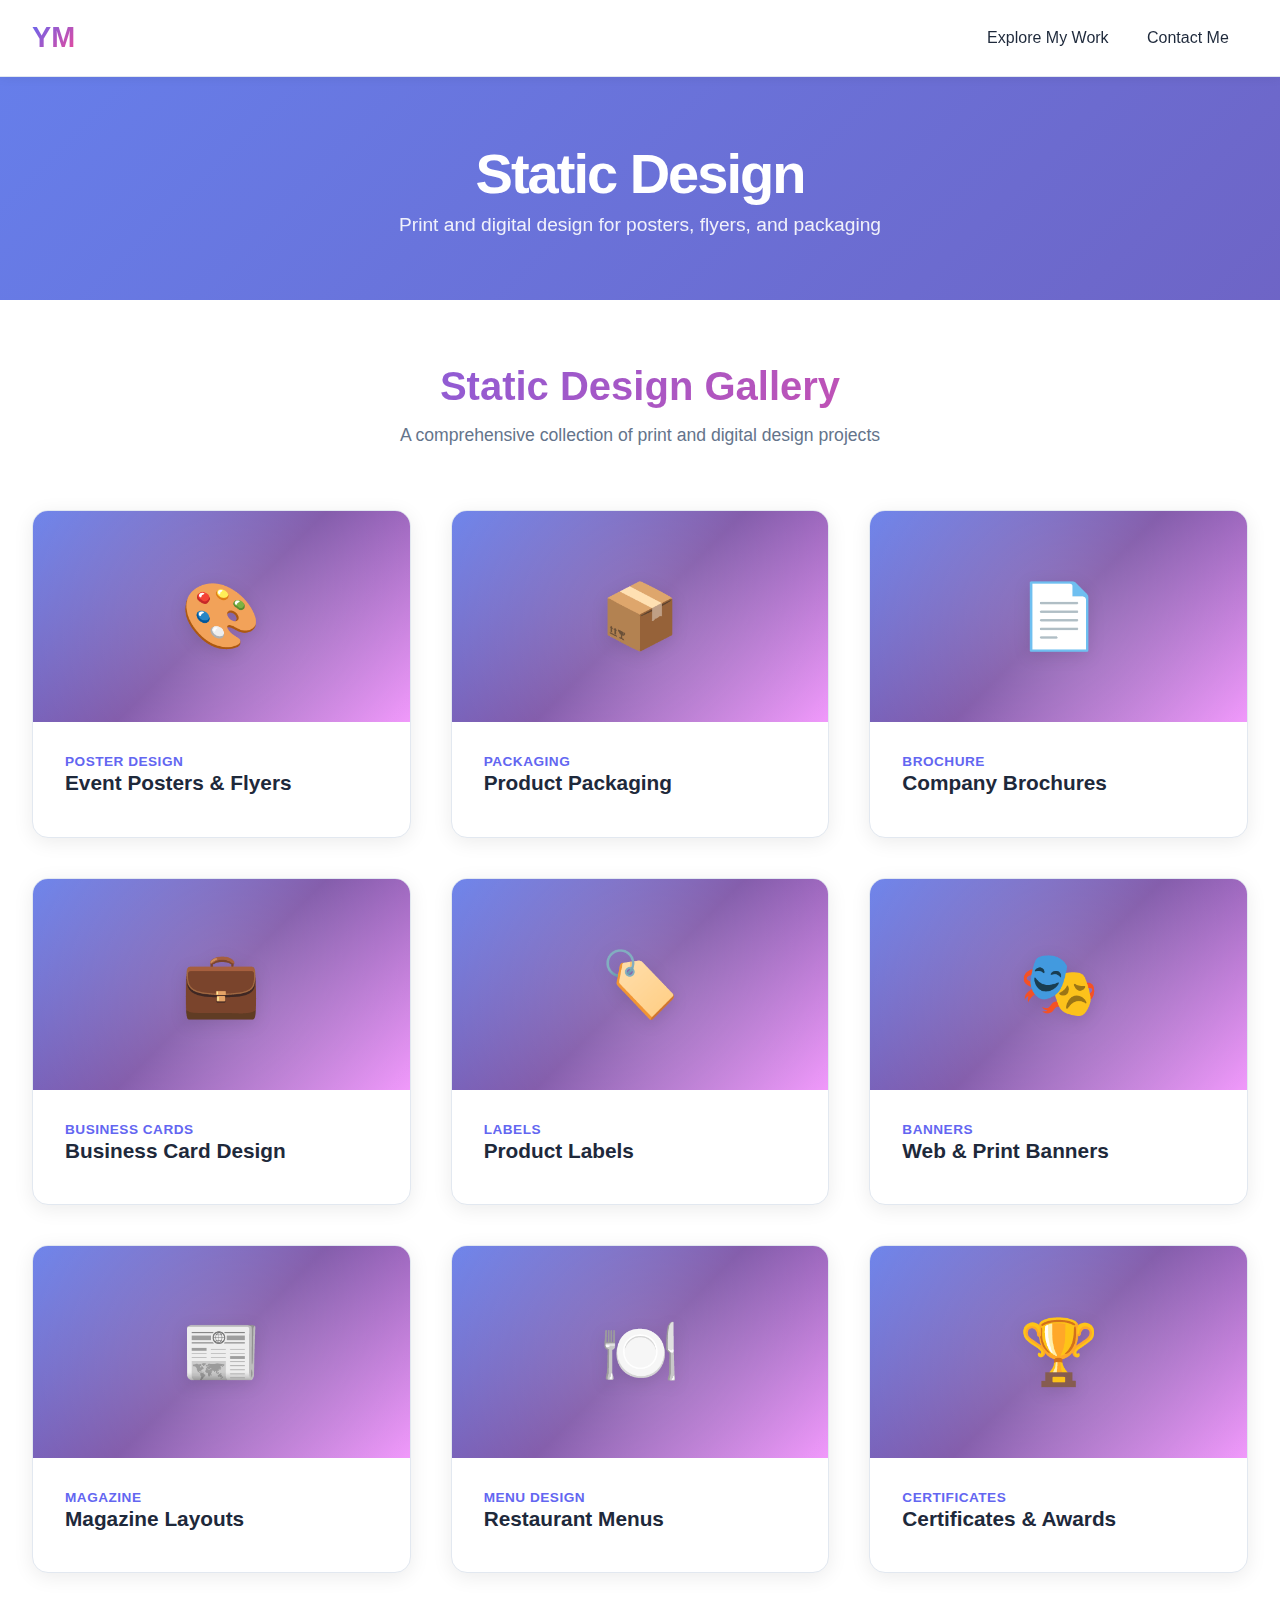
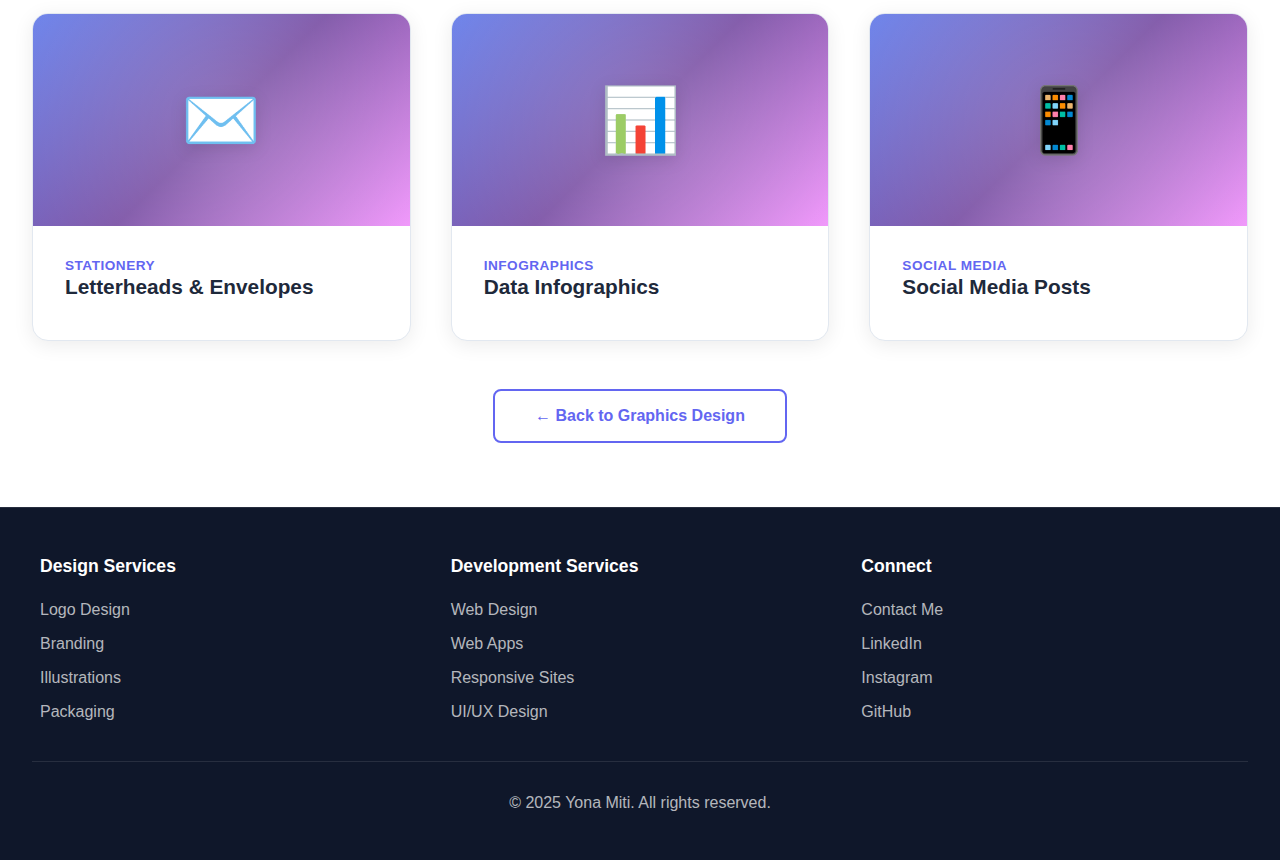
<file: graphics-design pages/static-designs.html>
<!DOCTYPE html>
<html lang="en">
<head>
    <meta charset="UTF-8">
    <meta name="viewport" content="width=device-width, initial-scale=1.0">
    <title>Static Design Portfolio - Yona Miti</title>
    <link rel="stylesheet" href="../css/static-design.css">
</head>
<body>
    <!-- Navigation -->
    <nav>
        <div class="nav-container">
            <a href="../index.html" class="logo">YM</a>
            <ul class="nav-links">
                <li class="nav-item">
                    <a href="../index.html#work">Explore My Work</a>
                    <div class="dropdown-menu">
                        <a href="../graphics-design.html">
                            <span class="icon">🎨</span>
                            <span class="text">
                                <span class="title">Graphics Design</span>
                                <span class="description">Logos, branding, visuals</span>
                            </span>
                        </a>
                        <a href="../web-development.html">
                            <span class="icon">💻</span>
                            <span class="text">
                                <span class="title">Web Development</span>
                                <span class="description">Websites, apps, UI/UX</span>
                            </span>
                        </a>
                    </div>
                </li>
                <li class="nav-item">
                    <a href="../contact.html">Contact Me</a>
                </li>
            </ul>
        </div>
    </nav>

    <!-- Hero Section -->
    <section class="hero">
        <div class="hero-content">
            <h1>Static Design</h1>
            <p>Print and digital design for posters, flyers, and packaging</p>
        </div>
    </section>

    <!-- Main Content -->
    <div class="container">
        <div class="section-intro">
            <h2>Static Design Gallery</h2>
            <p>A comprehensive collection of print and digital design projects</p>
        </div>

        <!-- Static Design Grid - 12 items, 3 per row -->
        <div class="static-grid">
            <!-- Item 1: Poster Design -->
            <div class="static-item" onclick="openLightbox('🎨', 'Event Posters & Flyers', 'Poster Design')">
                <div class="static-image">
                    <div class="static-icon">🎨</div>
                </div>
                <div class="static-content">
                    <div class="static-category">Poster Design</div>
                    <div class="static-title">Event Posters & Flyers</div>
                </div>
            </div>

            <!-- Item 2: Packaging Design -->
            <div class="static-item" onclick="openLightbox('📦', 'Product Packaging', 'Packaging')">
                <div class="static-image">
                    <div class="static-icon">📦</div>
                </div>
                <div class="static-content">
                    <div class="static-category">Packaging</div>
                    <div class="static-title">Product Packaging</div>
                </div>
            </div>

            <!-- Item 3: Brochure Design -->
            <div class="static-item" onclick="openLightbox('📄', 'Company Brochures', 'Brochure')">
                <div class="static-image">
                    <div class="static-icon">📄</div>
                </div>
                <div class="static-content">
                    <div class="static-category">Brochure</div>
                    <div class="static-title">Company Brochures</div>
                </div>
            </div>

            <!-- Item 4: Business Card Design -->
            <div class="static-item" onclick="openLightbox('💼', 'Business Card Design', 'Business Cards')">
                <div class="static-image">
                    <div class="static-icon">💼</div>
                </div>
                <div class="static-content">
                    <div class="static-category">Business Cards</div>
                    <div class="static-title">Business Card Design</div>
                </div>
            </div>

            <!-- Item 5: Label Design -->
            <div class="static-item" onclick="openLightbox('🏷️', 'Product Labels', 'Labels')">
                <div class="static-image">
                    <div class="static-icon">🏷️</div>
                </div>
                <div class="static-content">
                    <div class="static-category">Labels</div>
                    <div class="static-title">Product Labels</div>
                </div>
            </div>

            <!-- Item 6: Banner Design -->
            <div class="static-item" onclick="openLightbox('🎭', 'Web & Print Banners', 'Banners')">
                <div class="static-image">
                    <div class="static-icon">🎭</div>
                </div>
                <div class="static-content">
                    <div class="static-category">Banners</div>
                    <div class="static-title">Web & Print Banners</div>
                </div>
            </div>

            <!-- Item 7: Magazine Design -->
            <div class="static-item" onclick="openLightbox('📰', 'Magazine Layouts', 'Magazine')">
                <div class="static-image">
                    <div class="static-icon">📰</div>
                </div>
                <div class="static-content">
                    <div class="static-category">Magazine</div>
                    <div class="static-title">Magazine Layouts</div>
                </div>
            </div>

            <!-- Item 8: Menu Design -->
            <div class="static-item" onclick="openLightbox('🍽️', 'Restaurant Menus', 'Menu Design')">
                <div class="static-image">
                    <div class="static-icon">🍽️</div>
                </div>
                <div class="static-content">
                    <div class="static-category">Menu Design</div>
                    <div class="static-title">Restaurant Menus</div>
                </div>
            </div>

            <!-- Item 9: Certificate Design -->
            <div class="static-item" onclick="openLightbox('🏆', 'Certificates & Awards', 'Certificates')">
                <div class="static-image">
                    <div class="static-icon">🏆</div>
                </div>
                <div class="static-content">
                    <div class="static-category">Certificates</div>
                    <div class="static-title">Certificates & Awards</div>
                </div>
            </div>

            <!-- Item 10: Stationery Design -->
            <div class="static-item" onclick="openLightbox('✉️', 'Letterheads & Envelopes', 'Stationery')">
                <div class="static-image">
                    <div class="static-icon">✉️</div>
                </div>
                <div class="static-content">
                    <div class="static-category">Stationery</div>
                    <div class="static-title">Letterheads & Envelopes</div>
                </div>
            </div>

            <!-- Item 11: Infographic Design -->
            <div class="static-item" onclick="openLightbox('📊', 'Data Infographics', 'Infographics')">
                <div class="static-image">
                    <div class="static-icon">📊</div>
                </div>
                <div class="static-content">
                    <div class="static-category">Infographics</div>
                    <div class="static-title">Data Infographics</div>
                </div>
            </div>

            <!-- Item 12: Social Media Graphics -->
            <div class="static-item" onclick="openLightbox('📱', 'Social Media Posts', 'Social Media')">
                <div class="static-image">
                    <div class="static-icon">📱</div>
                </div>
                <div class="static-content">
                    <div class="static-category">Social Media</div>
                    <div class="static-title">Social Media Posts</div>
                </div>
            </div>
        </div>

        <!-- Back Button -->
        <div class="back-button">
            <a href="../graphics-design.html">← Back to Graphics Design</a>
        </div>
    </div>

    <!-- Lightbox Modal -->
    <div class="lightbox-modal" id="lightboxModal" onclick="closeLightbox(event)">
        <div class="lightbox-content" onclick="event.stopPropagation()">
            <button class="lightbox-close" onclick="closeLightbox()">×</button>
            <div class="lightbox-image">
                <div class="lightbox-icon" id="lightboxIcon"></div>
            </div>
            <div class="lightbox-info">
                <div class="lightbox-title" id="lightboxTitle"></div>
                <div class="lightbox-category" id="lightboxCategory"></div>
            </div>
        </div>
    </div>

    <!-- Footer -->
    <footer>
        <div class="footer-content">
            <div class="footer-section">
                <h3>Design Services</h3>
                <a href="../graphics-design.html">Logo Design</a>
                <a href="../graphics-design.html">Branding</a>
                <a href="../graphics-design.html">Illustrations</a>
                <a href="../graphics-design.html">Packaging</a>
            </div>

            <div class="footer-section">
                <h3>Development Services</h3>
                <a href="../web-development.html">Web Design</a>
                <a href="../web-development.html">Web Apps</a>
                <a href="../web-development.html">Responsive Sites</a>
                <a href="../web-development.html">UI/UX Design</a>
            </div>

            <div class="footer-section">
                <h3>Connect</h3>
                <a href="../contact.html">Contact Me</a>
                <a href="#">LinkedIn</a>
                <a href="#">Instagram</a>
                <a href="#">GitHub</a>
            </div>
        </div>

        <div class="footer-bottom">
            <p>&copy; 2025 Yona Miti. All rights reserved.</p>
        </div>
    </footer>

    <script>
        // Lightbox functionality
        function openLightbox(icon, title, category) {
            const modal = document.getElementById('lightboxModal');
            const lightboxIcon = document.getElementById('lightboxIcon');
            const lightboxTitle = document.getElementById('lightboxTitle');
            const lightboxCategory = document.getElementById('lightboxCategory');

            lightboxIcon.textContent = icon;
            lightboxTitle.textContent = title;
            lightboxCategory.textContent = category;

            modal.classList.add('active');
            document.body.style.overflow = 'hidden';
        }

        function closeLightbox(event) {
            // If clicking on the close button or the dark background
            if (!event || event.target.id === 'lightboxModal' || event.target.classList.contains('lightbox-close')) {
                const modal = document.getElementById('lightboxModal');
                modal.classList.remove('active');
                document.body.style.overflow = 'auto';
            }
        }

        // Close lightbox when pressing ESC key
        document.addEventListener('keydown', function(event) {
            if (event.key === 'Escape') {
                closeLightbox();
            }
        });
    </script>
</body>
</html>
</file>
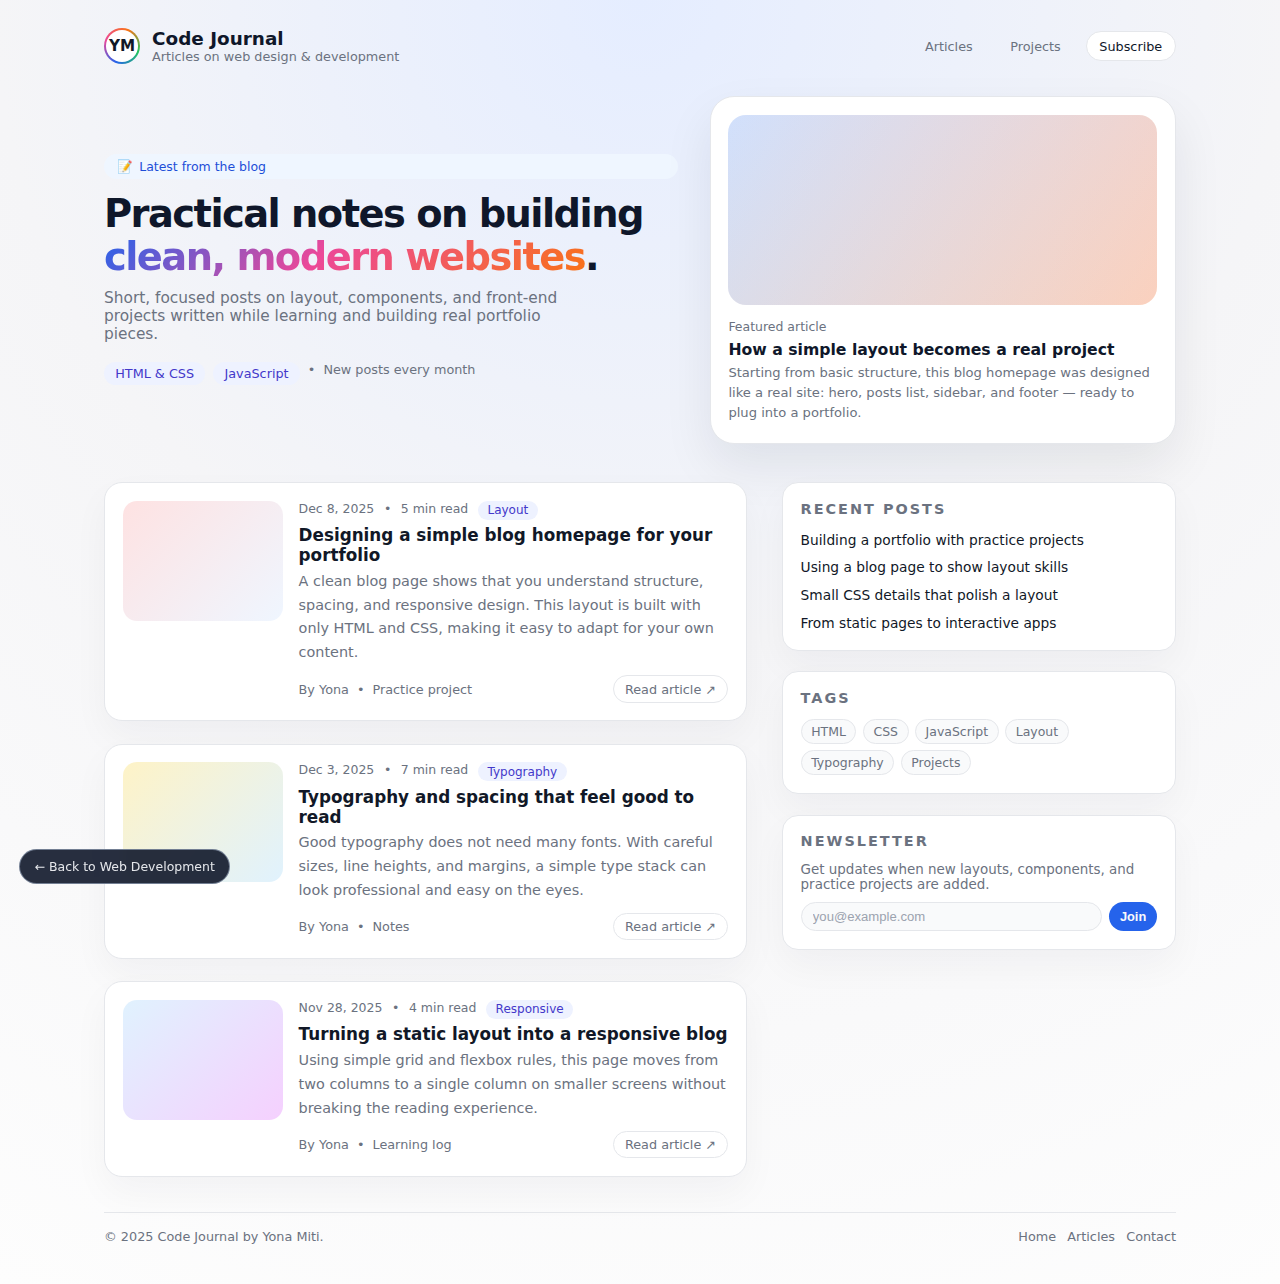
<file: web-dev/blog-post.html>
<!DOCTYPE html>
<html lang="en">
<head>
    <meta charset="UTF-8">
    <meta name="viewport" content="width=device-width, initial-scale=1.0">
    <title>Code Journal Blog - Yona Miti</title>
    <style>
        * {
            margin: 0;
            padding: 0;
            box-sizing: border-box;
        }

        :root {
            --bg: #f5f5f7;
            --surface: #ffffff;
            --surface-soft: #f9fafb;
            --border: #e5e7eb;
            --accent: #2563eb;
            --accent-soft: #eff6ff;
            --text-main: #0f172a;
            --text-muted: #6b7280;
        }

        body {
            font-family: system-ui, -apple-system, BlinkMacSystemFont, "Segoe UI", sans-serif;
            background: radial-gradient(circle at top, #e5edff 0, #f5f5f7 45%, #fdfdfd 100%);
            color: var(--text-main);
            min-height: 100vh;
        }

        a {
            text-decoration: none;
            color: inherit;
        }

        .page {
            max-width: 1120px;
            margin: 0 auto;
            padding: 1.75rem 1.5rem 2.5rem;
        }

        @media (max-width: 900px) {
            .page {
                padding: 1.5rem 1.25rem 2.25rem;
            }
        }

        @media (max-width: 520px) {
            .page {
                padding: 1.25rem 1rem 2.1rem;
            }
        }

        /* Back link */
        .back-link {
            position: fixed;
            left: 1.2rem;
            bottom: 1rem;
            padding: 0.55rem 0.9rem;
            border-radius: 999px;
            background: rgba(15, 23, 42, 0.9);
            color: #e5e7eb;
            font-size: 0.78rem;
            text-decoration: none;
            display: inline-flex;
            align-items: center;
            gap: 0.4rem;
            backdrop-filter: blur(6px);
            border: 1px solid rgba(148, 163, 184, 0.7);
            z-index: 20;
        }

        .back-link:hover {
            background: rgba(15, 23, 42, 0.98);
        }

        @media (max-width: 520px) {
            .back-link {
                left: 0.6rem;
                bottom: 0.7rem;
                padding: 0.45rem 0.8rem;
            }
        }

        /* Top nav */
        .top-nav {
            display: flex;
            align-items: center;
            justify-content: space-between;
            gap: 1rem;
            margin-bottom: 2rem;
        }

        .brand {
            display: flex;
            align-items: center;
            gap: 0.75rem;
        }

        .brand-mark {
            width: 36px;
            height: 36px;
            border-radius: 999px;
            background: conic-gradient(from 200deg, #2563eb, #ec4899, #f97316, #22c55e, #2563eb);
            padding: 2px;
        }

        .brand-inner {
            width: 100%;
            height: 100%;
            border-radius: inherit;
            background: #ffffff;
            display: flex;
            align-items: center;
            justify-content: center;
            font-weight: 700;
            font-size: 0.95rem;
            color: #111827;
        }

        .brand-text-main {
            font-weight: 700;
            font-size: 1.15rem;
        }

        .brand-text-sub {
            font-size: 0.8rem;
            color: var(--text-muted);
        }

        .nav-links {
            display: flex;
            align-items: center;
            gap: 0.75rem;
            font-size: 0.8rem;
        }

        .nav-link {
            padding: 0.4rem 0.8rem;
            border-radius: 999px;
            color: var(--text-muted);
        }

        .nav-link--primary {
            background: var(--surface);
            border: 1px solid var(--border);
            color: var(--text-main);
        }

        /* Hero */
        .hero {
            display: grid;
            grid-template-columns: minmax(0, 3.2fr) minmax(0, 2.6fr);
            gap: 2rem;
            align-items: stretch;
            margin-bottom: 2.4rem;
        }

        @media (max-width: 900px) {
            .hero {
                grid-template-columns: minmax(0, 1fr);
            }
        }

        .hero-left {
            display: flex;
            flex-direction: column;
            justify-content: center;
        }

        .hero-badge {
            display: inline-flex;
            align-items: center;
            gap: 0.4rem;
            padding: 0.3rem 0.8rem;
            border-radius: 999px;
            background: var(--accent-soft);
            color: #1d4ed8;
            font-size: 0.78rem;
            margin-bottom: 0.9rem;
        }

        .hero-title {
            font-size: clamp(2rem, 3vw, 2.5rem);
            line-height: 1.1;
            font-weight: 800;
            letter-spacing: -0.04em;
            margin-bottom: 0.7rem;
        }

        .hero-highlight {
            background: linear-gradient(135deg, #2563eb 0%, #ec4899 45%, #f97316 100%);
            -webkit-background-clip: text;
            -webkit-text-fill-color: transparent;
            background-clip: text;
        }

        .hero-text {
            font-size: 0.96rem;
            color: var(--text-muted);
            max-width: 460px;
            margin-bottom: 1.2rem;
        }

        .hero-meta {
            display: flex;
            flex-wrap: wrap;
            gap: 0.5rem;
            font-size: 0.8rem;
            color: var(--text-muted);
        }

        .hero-pill {
            padding: 0.25rem 0.7rem;
            border-radius: 999px;
            background: #eef2ff;
            color: #4338ca;
        }

        /* Hero featured card with image */
        .hero-featured {
            background: var(--surface);
            border-radius: 24px;
            padding: 1.1rem 1.1rem 1.2rem;
            border: 1px solid var(--border);
            box-shadow: 0 22px 50px rgba(15, 23, 42, 0.08);
            display: flex;
            flex-direction: column;
        }

        .hero-featured-image {
            width: 100%;
            border-radius: 18px;
            overflow: hidden;
            margin-bottom: 0.9rem;
            background: linear-gradient(135deg, #eff6ff, #fef3c7);
            height: 190px;
            position: relative;
        }

        .hero-featured-image::before {
            content: "";
            position: absolute;
            inset: 0;
            background: linear-gradient(120deg, rgba(37, 99, 235, 0.15), rgba(236, 72, 153, 0.2));
        }

        .hero-featured-label {
            font-size: 0.78rem;
            color: var(--text-muted);
            margin-bottom: 0.35rem;
        }

        .hero-featured-title {
            font-size: 0.98rem;
            font-weight: 600;
            margin-bottom: 0.25rem;
        }

        .hero-featured-text {
            font-size: 0.82rem;
            color: var(--text-muted);
            line-height: 1.55;
        }

        /* Layout */
        .layout {
            display: grid;
            grid-template-columns: minmax(0, 3.1fr) minmax(0, 1.9fr);
            gap: 2.2rem;
            align-items: flex-start;
        }

        @media (max-width: 900px) {
            .layout {
                grid-template-columns: minmax(0, 1fr);
            }
        }

        /* Posts */
        .posts {
            display: flex;
            flex-direction: column;
            gap: 1.4rem;
        }

        .post-card {
            background: var(--surface);
            border-radius: 18px;
            padding: 1.1rem;
            border: 1px solid var(--border);
            box-shadow: 0 16px 36px rgba(15, 23, 42, 0.04);
            display: grid;
            grid-template-columns: 160px minmax(0, 1fr);
            gap: 1rem;
            align-items: stretch;
            transition: transform 0.15s ease, box-shadow 0.15s ease, border-color 0.15s ease;
        }

        .post-card:hover {
            transform: translateY(-3px);
            box-shadow: 0 22px 55px rgba(15, 23, 42, 0.08);
            border-color: rgba(37, 99, 235, 0.6);
        }

        @media (max-width: 720px) {
            .post-card {
                grid-template-columns: minmax(0, 1fr);
            }
        }

        .post-image {
            width: 100%;
            border-radius: 14px;
            overflow: hidden;
            background: linear-gradient(135deg, #fee2e2, #eff6ff);
            height: 120px;
            position: relative;
        }

        .post-image--2 {
            background: linear-gradient(135deg, #fef3c7, #e0f2fe);
        }

        .post-image--3 {
            background: linear-gradient(135deg, #e0f2fe, #f5d0fe);
        }

        .post-content {
            display: flex;
            flex-direction: column;
        }

        .post-meta {
            display: flex;
            flex-wrap: wrap;
            gap: 0.6rem;
            font-size: 0.78rem;
            color: var(--text-muted);
            margin-bottom: 0.35rem;
        }

        .post-tag {
            padding: 0.15rem 0.6rem;
            border-radius: 999px;
            background: #eef2ff;
            color: #4338ca;
            font-size: 0.75rem;
        }

        .post-title {
            font-size: 1.05rem;
            font-weight: 700;
            margin-bottom: 0.3rem;
        }

        .post-title a {
            color: #111827;
        }

        .post-title a:hover {
            color: var(--accent);
        }

        .post-excerpt {
            font-size: 0.9rem;
            color: var(--text-muted);
            line-height: 1.65;
            margin-bottom: 0.65rem;
        }

        .post-footer {
            display: flex;
            justify-content: space-between;
            align-items: center;
            gap: 0.75rem;
            font-size: 0.8rem;
            color: var(--text-muted);
            margin-top: auto;
        }

        .post-footer-left {
            display: flex;
            align-items: center;
            flex-wrap: wrap;
            gap: 0.5rem;
        }

        .read-link {
            font-size: 0.8rem;
            display: inline-flex;
            align-items: center;
            gap: 0.25rem;
            padding: 0.32rem 0.7rem;
            border-radius: 999px;
            border: 1px solid var(--border);
        }

        .read-link:hover {
            border-color: var(--accent);
            color: var(--accent);
        }

        /* Sidebar */
        .sidebar {
            display: flex;
            flex-direction: column;
            gap: 1.3rem;
        }

        .sidebar-card {
            background: var(--surface);
            border-radius: 16px;
            padding: 1.1rem 1.1rem;
            border: 1px solid var(--border);
            box-shadow: 0 16px 36px rgba(15, 23, 42, 0.04);
        }

        .sidebar-title {
            font-size: 0.9rem;
            text-transform: uppercase;
            letter-spacing: 0.14em;
            color: var(--text-muted);
            margin-bottom: 0.8rem;
        }

        .recent-list {
            list-style: none;
            display: flex;
            flex-direction: column;
            gap: 0.55rem;
        }

        .recent-list a {
            font-size: 0.86rem;
            color: #111827;
        }

        .recent-list a:hover {
            color: var(--accent);
        }

        .tag-cloud {
            display: flex;
            flex-wrap: wrap;
            gap: 0.4rem;
        }

        .tag-chip {
            font-size: 0.78rem;
            padding: 0.25rem 0.6rem;
            border-radius: 999px;
            background: var(--surface-soft);
            border: 1px solid var(--border);
            color: var(--text-muted);
        }

        .newsletter-text {
            font-size: 0.84rem;
            color: var(--text-muted);
            margin-bottom: 0.6rem;
        }

        .newsletter-form {
            display: flex;
            gap: 0.4rem;
        }

        .newsletter-input {
            flex: 1;
            border-radius: 999px;
            border: 1px solid var(--border);
            background: var(--surface-soft);
            color: var(--text-main);
            font-size: 0.82rem;
            padding: 0.4rem 0.7rem;
            outline: none;
        }

        .newsletter-input::placeholder {
            color: #9ca3af;
        }

        .newsletter-btn {
            border-radius: 999px;
            border: none;
            background: var(--accent);
            padding: 0.4rem 0.7rem;
            font-size: 0.8rem;
            font-weight: 600;
            color: #f9fafb;
            cursor: pointer;
        }

        .newsletter-btn:hover {
            background: #1d4ed8;
        }

        /* Footer */
        .footer {
            margin-top: 2.2rem;
            padding-top: 1rem;
            border-top: 1px solid var(--border);
            display: flex;
            justify-content: space-between;
            gap: 0.75rem;
            flex-wrap: wrap;
            font-size: 0.8rem;
            color: var(--text-muted);
        }

        .footer-links {
            display: flex;
            gap: 0.7rem;
            flex-wrap: wrap;
        }

        .footer-links a:hover {
            color: var(--accent);
        }
    </style>
</head>
<body>
    <a href="../web-development.html" class="back-link">← Back to Web Development</a>

    <div class="page">
        <!-- Top nav -->
        <header class="top-nav">
            <div class="brand">
                <div class="brand-mark">
                    <div class="brand-inner">YM</div>
                </div>
                <div>
                    <div class="brand-text-main">Code Journal</div>
                    <div class="brand-text-sub">Articles on web design & development</div>
                </div>
            </div>
            <nav class="nav-links">
                <a href="#" class="nav-link">Articles</a>
                <a href="#" class="nav-link">Projects</a>
                <a href="#" class="nav-link nav-link--primary">Subscribe</a>
            </nav>
        </header>

        <!-- Hero -->
        <section class="hero">
            <div class="hero-left">
                <div class="hero-badge">
                    <span>📝</span>
                    Latest from the blog
                </div>
                <h1 class="hero-title">
                    Practical notes on building <span class="hero-highlight">clean, modern websites</span>.
                </h1>
                <p class="hero-text">
                    Short, focused posts on layout, components, and front‑end projects written while
                    learning and building real portfolio pieces.
                </p>
                <div class="hero-meta">
                    <span class="hero-pill">HTML & CSS</span>
                    <span class="hero-pill">JavaScript</span>
                    <span>•</span>
                    <span>New posts every month</span>
                </div>
            </div>

            <aside class="hero-featured">
                <div class="hero-featured-image">
                    <!-- Replace this area with a real <img> when you have assets -->
                    <!-- Example:
                    <img src="images/featured-article.jpg" alt="Laptop on desk with UI designs" style="width:100%;height:100%;object-fit:cover;">
                    -->
                </div>
                <div class="hero-featured-label">Featured article</div>
                <h2 class="hero-featured-title">How a simple layout becomes a real project</h2>
                <p class="hero-featured-text">
                    Starting from basic structure, this blog homepage was designed like a real site:
                    hero, posts list, sidebar, and footer — ready to plug into a portfolio.
                </p>
            </aside>
        </section>

        <!-- Main layout -->
        <main class="layout">
            <!-- Posts -->
            <section class="posts" aria-label="Blog posts">
                <article class="post-card">
                    <div class="post-image">
                        <!-- Replace with real image:
                        <img src="images/blog-layout.jpg" alt="Wireframe and website layout" style="width:100%;height:100%;object-fit:cover;">
                        -->
                    </div>
                    <div class="post-content">
                        <div class="post-meta">
                            <span>Dec 8, 2025</span>
                            <span>•</span>
                            <span>5 min read</span>
                            <span class="post-tag">Layout</span>
                        </div>
                        <h2 class="post-title">
                            <a href="#">Designing a simple blog homepage for your portfolio</a>
                        </h2>
                        <p class="post-excerpt">
                            A clean blog page shows that you understand structure, spacing, and responsive
                            design. This layout is built with only HTML and CSS, making it easy to adapt for
                            your own content.
                        </p>
                        <div class="post-footer">
                            <div class="post-footer-left">
                                <span>By Yona</span>
                                <span>•</span>
                                <span>Practice project</span>
                            </div>
                            <a href="#" class="read-link">
                                <span>Read article</span>
                                <span>↗</span>
                            </a>
                        </div>
                    </div>
                </article>

                <article class="post-card">
                    <div class="post-image post-image--2">
                        <!-- Replace with real image:
                        <img src="images/typography.jpg" alt="Typography styles on screen" style="width:100%;height:100%;object-fit:cover;">
                        -->
                    </div>
                    <div class="post-content">
                        <div class="post-meta">
                            <span>Dec 3, 2025</span>
                            <span>•</span>
                            <span>7 min read</span>
                            <span class="post-tag">Typography</span>
                        </div>
                        <h2 class="post-title">
                            <a href="#">Typography and spacing that feel good to read</a>
                        </h2>
                        <p class="post-excerpt">
                            Good typography does not need many fonts. With careful sizes, line heights, and
                            margins, a simple type stack can look professional and easy on the eyes.
                        </p>
                        <div class="post-footer">
                            <div class="post-footer-left">
                                <span>By Yona</span>
                                <span>•</span>
                                <span>Notes</span>
                            </div>
                            <a href="#" class="read-link">
                                <span>Read article</span>
                                <span>↗</span>
                            </a>
                        </div>
                    </div>
                </article>

                <article class="post-card">
                    <div class="post-image post-image--3">
                        <!-- Replace with real image:
                        <img src="images/responsive.jpg" alt="Responsive layouts on devices" style="width:100%;height:100%;object-fit:cover;">
                        -->
                    </div>
                    <div class="post-content">
                        <div class="post-meta">
                            <span>Nov 28, 2025</span>
                            <span>•</span>
                            <span>4 min read</span>
                            <span class="post-tag">Responsive</span>
                        </div>
                        <h2 class="post-title">
                            <a href="#">Turning a static layout into a responsive blog</a>
                        </h2>
                        <p class="post-excerpt">
                            Using simple grid and flexbox rules, this page moves from two columns to a single
                            column on smaller screens without breaking the reading experience.
                        </p>
                        <div class="post-footer">
                            <div class="post-footer-left">
                                <span>By Yona</span>
                                <span>•</span>
                                <span>Learning log</span>
                            </div>
                            <a href="#" class="read-link">
                                <span>Read article</span>
                                <span>↗</span>
                            </a>
                        </div>
                    </div>
                </article>
            </section>

            <!-- Sidebar -->
            <aside class="sidebar" aria-label="Sidebar">
                <section class="sidebar-card">
                    <h2 class="sidebar-title">Recent posts</h2>
                    <ul class="recent-list">
                        <li><a href="#">Building a portfolio with practice projects</a></li>
                        <li><a href="#">Using a blog page to show layout skills</a></li>
                        <li><a href="#">Small CSS details that polish a layout</a></li>
                        <li><a href="#">From static pages to interactive apps</a></li>
                    </ul>
                </section>

                <section class="sidebar-card">
                    <h2 class="sidebar-title">Tags</h2>
                    <div class="tag-cloud">
                        <span class="tag-chip">HTML</span>
                        <span class="tag-chip">CSS</span>
                        <span class="tag-chip">JavaScript</span>
                        <span class="tag-chip">Layout</span>
                        <span class="tag-chip">Typography</span>
                        <span class="tag-chip">Projects</span>
                    </div>
                </section>

                <section class="sidebar-card">
                    <h2 class="sidebar-title">Newsletter</h2>
                    <p class="newsletter-text">
                        Get updates when new layouts, components, and practice projects are added.
                    </p>
                    <form class="newsletter-form" action="#" method="post">
                        <input type="email" class="newsletter-input" placeholder="you@example.com">
                        <button type="submit" class="newsletter-btn">Join</button>
                    </form>
                </section>
            </aside>
        </main>

        <!-- Footer -->
        <footer class="footer">
            <span>© 2025 Code Journal by Yona Miti.</span>
            <div class="footer-links">
                <a href="#">Home</a>
                <a href="#">Articles</a>
                <a href="#">Contact</a>
            </div>
        </footer>
    </div>
</body>
</html>
</file>
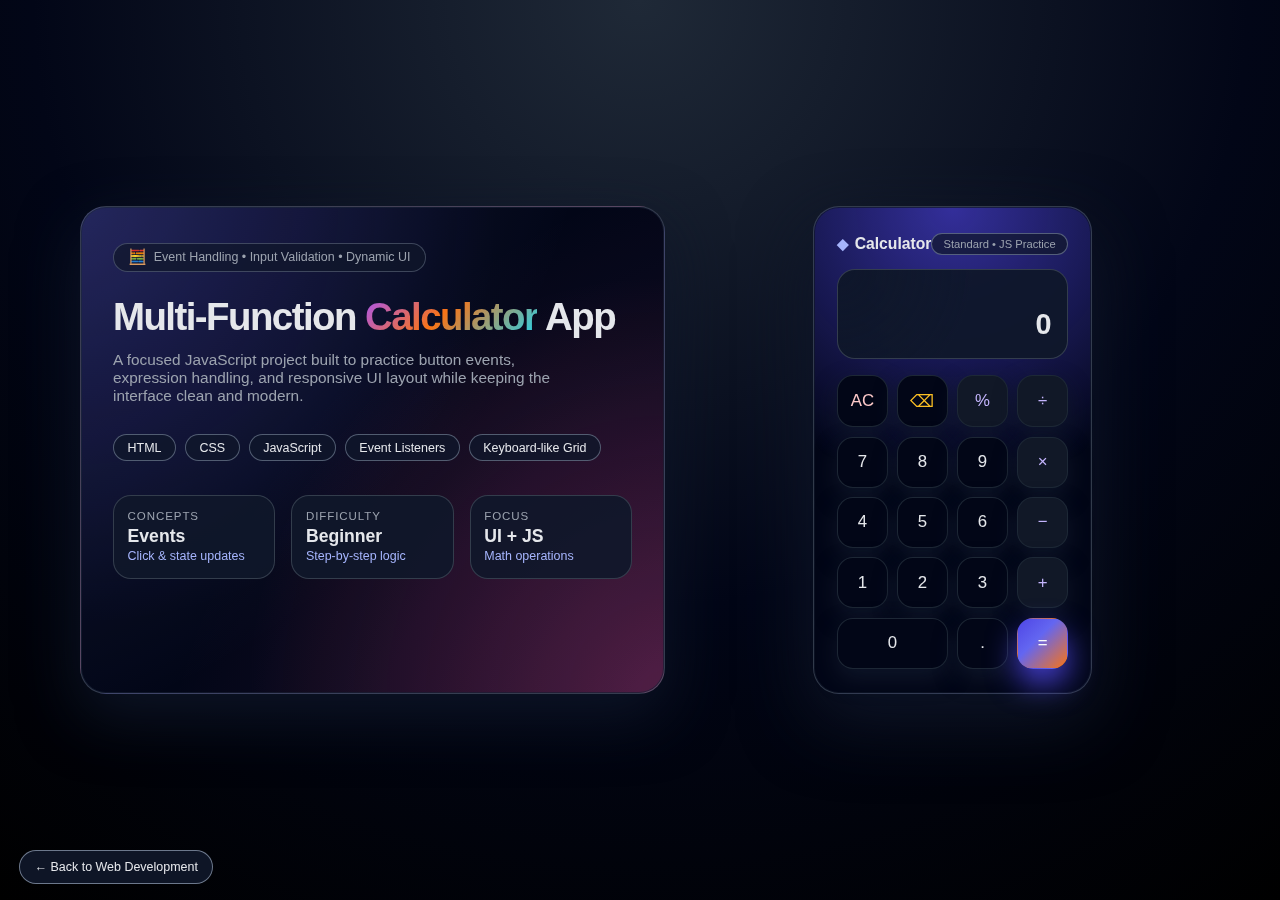
<file: web-dev/calculator-app.html>
<!DOCTYPE html>
<html lang="en">
<head>
    <meta charset="UTF-8">
    <meta name="viewport" content="width=device-width, initial-scale=1.0">
    <title>Calculator App - Yona Miti</title>
    <style>
        * {
            margin: 0;
            padding: 0;
            box-sizing: border-box;
        }

        :root {
            --bg-gradient: linear-gradient(135deg, #0f172a 0%, #1e293b 40%, #4f46e5 100%);
            --accent: #6366f1;
            --accent-soft: rgba(99, 102, 241, 0.12);
            --accent-strong: #4f46e5;
            --danger: #ef4444;
            --text-main: #e5e7eb;
            --text-muted: #9ca3af;
            --card-bg: #020617;
            --border-soft: #1f2937;
            --operator-bg: #111827;
            --number-bg: #020617;
        }

        body {
            font-family: 'Segoe UI', Tahoma, Geneva, Verdana, sans-serif;
            color: var(--text-main);
            min-height: 100vh;
            background:
                radial-gradient(circle at top, #1f2937 0, #020617 55%, #000000 100%);
            display: flex;
            align-items: center;
            justify-content: center;
            padding: 1.5rem;
        }

        .app-shell {
            width: 100%;
            max-width: 1120px;
            display: grid;
            grid-template-columns: minmax(0, 6.5fr) minmax(0, 5.5fr);
            gap: 2.5rem;
            align-items: stretch;
        }

        @media (max-width: 900px) {
            .app-shell {
                grid-template-columns: 1fr;
                max-width: 640px;
            }
        }

        @media (max-width: 560px) {
            body {
                padding: 1rem;
            }
        }

        /* Left info panel */
        .info-card {
            background: radial-gradient(circle at top left, rgba(79, 70, 229, 0.22), transparent 55%),
                        radial-gradient(circle at bottom right, rgba(236, 72, 153, 0.25), transparent 55%),
                        #020617;
            border-radius: 26px;
            padding: 2.2rem 2rem;
            border: 1px solid rgba(148, 163, 184, 0.35);
            box-shadow:
                0 22px 60px rgba(15, 23, 42, 0.85),
                inset 0 0 0 1px rgba(15, 23, 42, 0.9);
            position: relative;
            overflow: hidden;
        }

        .info-card::before {
            content: '';
            position: absolute;
            inset: -40%;
            background:
                radial-gradient(circle at 0% 0%, rgba(129, 140, 248, 0.28), transparent 55%),
                radial-gradient(circle at 100% 100%, rgba(236, 72, 153, 0.22), transparent 55%);
            opacity: 0.8;
            pointer-events: none;
            mix-blend-mode: screen;
        }

        .info-inner {
            position: relative;
            z-index: 1;
        }

        .badge {
            display: inline-flex;
            align-items: center;
            gap: 0.4rem;
            padding: 0.3rem 0.9rem;
            border-radius: 999px;
            background: rgba(15, 23, 42, 0.7);
            color: var(--text-muted);
            font-size: 0.78rem;
            margin-bottom: 1.4rem;
            border: 1px solid rgba(148, 163, 184, 0.35);
        }

        .badge span {
            font-size: 0.95rem;
        }

        .info-title {
            font-size: clamp(2rem, 3vw, 2.6rem);
            line-height: 1.15;
            font-weight: 800;
            margin-bottom: 0.8rem;
            letter-spacing: -0.04em;
        }

        .info-highlight {
            background: linear-gradient(135deg, #a855f7 0%, #f97316 45%, #22d3ee 100%);
            -webkit-background-clip: text;
            -webkit-text-fill-color: transparent;
            background-clip: text;
        }

        .info-text {
            font-size: 0.96rem;
            color: var(--text-muted);
            max-width: 460px;
            margin-bottom: 1.8rem;
        }

        .pill-row {
            display: flex;
            flex-wrap: wrap;
            gap: 0.55rem;
            margin-bottom: 2.1rem;
        }

        .pill {
            font-size: 0.78rem;
            padding: 0.35rem 0.85rem;
            border-radius: 999px;
            background: rgba(15, 23, 42, 0.8);
            border: 1px solid rgba(148, 163, 184, 0.5);
            color: #e5e7eb;
            backdrop-filter: blur(8px);
        }

        .stats-row {
            display: grid;
            grid-template-columns: repeat(3, minmax(0, 1fr));
            gap: 1rem;
        }

        .stat {
            background: rgba(15, 23, 42, 0.9);
            border-radius: 18px;
            padding: 0.9rem 0.85rem;
            border: 1px solid rgba(55, 65, 81, 0.9);
        }

        .stat-label {
            font-size: 0.72rem;
            text-transform: uppercase;
            letter-spacing: 0.08em;
            color: var(--text-muted);
            margin-bottom: 0.25rem;
        }

        .stat-value {
            font-size: 1.1rem;
            font-weight: 700;
        }

        .stat-sub {
            font-size: 0.78rem;
            margin-top: 0.12rem;
            color: #a5b4fc;
        }

        /* Calculator card */
        .calc-card {
            background: radial-gradient(circle at top, rgba(79, 70, 229, 0.64), transparent 55%),
                        #020617;
            border-radius: 26px;
            padding: 1.6rem 1.45rem 1.5rem;
            border: 1px solid rgba(55, 65, 81, 0.9);
            box-shadow:
                0 26px 70px rgba(15, 23, 42, 0.9),
                inset 0 0 0 1px rgba(15, 23, 42, 0.7);
            max-width: 420px;
            margin-left: auto;
            margin-right: auto;
        }

        @media (max-width: 900px) {
            .calc-card {
                max-width: 360px;
            }
        }

        .calc-header {
            display: flex;
            justify-content: space-between;
            align-items: center;
            margin-bottom: 0.9rem;
        }

        .calc-title {
            font-size: 0.98rem;
            font-weight: 600;
            display: flex;
            align-items: center;
            gap: 0.35rem;
            color: #e5e7eb;
        }

        .calc-title span {
            font-size: 0.95rem;
            color: #a5b4fc;
        }

        .mode-pill {
            font-size: 0.7rem;
            padding: 0.25rem 0.7rem;
            border-radius: 999px;
            border: 1px solid rgba(148, 163, 184, 0.5);
            background: rgba(15, 23, 42, 0.7);
            color: var(--text-muted);
        }

        /* Display */
        .display {
            background: radial-gradient(circle at 0 0, rgba(15, 23, 42, 0.7), transparent 55%),
                        rgba(15, 23, 42, 0.95);
            border-radius: 18px;
            padding: 0.9rem 0.9rem 0.75rem;
            border: 1px solid rgba(55, 65, 81, 0.9);
            margin-bottom: 1rem;
            min-height: 90px;
            display: flex;
            flex-direction: column;
            justify-content: center;
            overflow: hidden;
        }

        .display-history {
            font-size: 0.76rem;
            color: var(--text-muted);
            text-align: right;
            min-height: 1.2em;
            white-space: nowrap;
            overflow: hidden;
            text-overflow: ellipsis;
        }

        .display-current {
            margin-top: 0.15rem;
            font-size: 1.8rem;
            font-weight: 600;
            text-align: right;
            letter-spacing: 0.03em;
        }

        /* Buttons grid */
        .btn-grid {
            display: grid;
            grid-template-columns: repeat(4, minmax(0, 1fr));
            gap: 0.6rem;
        }

        .btn {
            border-radius: 16px;
            border: 1px solid rgba(31, 41, 55, 0.95);
            background: var(--number-bg);
            color: #e5e7eb;
            font-size: 1.05rem;
            padding: 0.9rem 0.3rem;
            cursor: pointer;
            display: inline-flex;
            align-items: center;
            justify-content: center;
            box-shadow: 0 10px 22px rgba(15, 23, 42, 0.9);
            transition: transform 0.12s ease, box-shadow 0.12s ease, background 0.12s ease, border-color 0.12s ease, color 0.12s ease;
            user-select: none;
        }

        .btn:active {
            transform: translateY(1px);
            box-shadow: 0 4px 10px rgba(15, 23, 42, 0.8);
        }

        .btn-operator {
            background: var(--operator-bg);
            color: #c4b5fd;
        }

        .btn-operator:hover {
            background: #111827;
            border-color: #4f46e5;
        }

        .btn-func {
            color: #fbbf24;
        }

        .btn-func:hover {
            background: #0b1120;
            border-color: #fbbf24;
        }

        .btn-danger {
            color: #fecaca;
        }

        .btn-danger:hover {
            background: #0b1120;
            border-color: var(--danger);
        }

        .btn-zero {
            grid-column: span 2;
        }

        .btn-equals {
            background: linear-gradient(135deg, #4f46e5 0%, #6366f1 40%, #f97316 100%);
            border-color: transparent;
            color: #f9fafb;
            box-shadow: 0 15px 30px rgba(79, 70, 229, 0.85);
        }

        .btn-equals:hover {
            box-shadow: 0 18px 38px rgba(79, 70, 229, 0.95);
            transform: translateY(-1px);
        }

        .btn-number:hover {
            background: #020617;
            border-color: #4b5563;
        }

        /* Back link */
        .back-link {
            position: fixed;
            left: 1.2rem;
            bottom: 1rem;
            padding: 0.55rem 0.9rem;
            border-radius: 999px;
            background: rgba(15, 23, 42, 0.9);
            color: #e5e7eb;
            font-size: 0.78rem;
            text-decoration: none;
            display: inline-flex;
            align-items: center;
            gap: 0.4rem;
            backdrop-filter: blur(6px);
            border: 1px solid rgba(148, 163, 184, 0.7);
            z-index: 20;
        }

        .back-link:hover {
            background: rgba(15, 23, 42, 0.98);
        }

        @media (max-width: 560px) {
            .back-link {
                left: 0.6rem;
                bottom: 0.7rem;
                padding: 0.45rem 0.8rem;
            }
        }
    </style>
</head>
<body>
    <a href="../web-development.html" class="back-link">← Back to Web Development</a>

    <main class="app-shell">
        <!-- Info panel -->
        <section class="info-card">
            <div class="info-inner">
                <div class="badge">
                    <span>🧮</span> Event Handling • Input Validation • Dynamic UI
                </div>
                <h1 class="info-title">
                    Multi‑Function <span class="info-highlight">Calculator</span> App
                </h1>
                <p class="info-text">
                    A focused JavaScript project built to practice button events, expression handling,
                    and responsive UI layout while keeping the interface clean and modern.
                </p>

                <div class="pill-row">
                    <span class="pill">HTML</span>
                    <span class="pill">CSS</span>
                    <span class="pill">JavaScript</span>
                    <span class="pill">Event Listeners</span>
                    <span class="pill">Keyboard‑like Grid</span>
                </div>

                <div class="stats-row">
                    <div class="stat">
                        <p class="stat-label">Concepts</p>
                        <p class="stat-value">Events</p>
                        <p class="stat-sub">Click & state updates</p>
                    </div>
                    <div class="stat">
                        <p class="stat-label">Difficulty</p>
                        <p class="stat-value">Beginner</p>
                        <p class="stat-sub">Step‑by‑step logic</p>
                    </div>
                    <div class="stat">
                        <p class="stat-label">Focus</p>
                        <p class="stat-value">UI + JS</p>
                        <p class="stat-sub">Math operations</p>
                    </div>
                </div>
            </div>
        </section>

        <!-- Calculator -->
        <section class="calc-card">
            <header class="calc-header">
                <div class="calc-title">
                    <span>◆</span> Calculator
                </div>
                <span class="mode-pill">Standard • JS Practice</span>
            </header>

            <div class="display">
                <div id="display-history" class="display-history"></div>
                <div id="display-current" class="display-current">0</div>
            </div>

            <div class="btn-grid">
                <!-- Row 1 -->
                <button class="btn btn-func btn-danger" data-action="clear">AC</button>
                <button class="btn btn-func" data-action="backspace">⌫</button>
                <button class="btn btn-operator" data-operator="%">%</button>
                <button class="btn btn-operator" data-operator="÷">÷</button>

                <!-- Row 2 -->
                <button class="btn btn-number" data-number="7">7</button>
                <button class="btn btn-number" data-number="8">8</button>
                <button class="btn btn-number" data-number="9">9</button>
                <button class="btn btn-operator" data-operator="×">×</button>

                <!-- Row 3 -->
                <button class="btn btn-number" data-number="4">4</button>
                <button class="btn btn-number" data-number="5">5</button>
                <button class="btn btn-number" data-number="6">6</button>
                <button class="btn btn-operator" data-operator="-">−</button>

                <!-- Row 4 -->
                <button class="btn btn-number" data-number="1">1</button>
                <button class="btn btn-number" data-number="2">2</button>
                <button class="btn btn-number" data-number="3">3</button>
                <button class="btn btn-operator" data-operator="+">+</button>

                <!-- Row 5 -->
                <button class="btn btn-number btn-zero" data-number="0">0</button>
                <button class="btn btn-number" data-number=".">.</button>
                <button class="btn btn-equals" data-action="equals">=</button>
            </div>
        </section>
    </main>

    <script>
        const displayCurrent = document.getElementById('display-current');
        const displayHistory = document.getElementById('display-history');
        const buttons = document.querySelectorAll('.btn-grid .btn');

        let currentValue = '0';
        let previousValue = '';
        let currentOperator = null;
        let justCalculated = false;

        function updateDisplay() {
            displayCurrent.textContent = currentValue || '0';
            if (previousValue && currentOperator) {
                displayHistory.textContent = previousValue + ' ' + currentOperator;
            } else {
                displayHistory.textContent = '';
            }
        }

        function handleNumberInput(num) {
            if (justCalculated) {
                currentValue = '0';
                justCalculated = false;
            }

            if (num === '.') {
                if (currentValue.includes('.')) return;
                currentValue += '.';
            } else {
                if (currentValue === '0') {
                    currentValue = num;
                } else {
                    currentValue += num;
                }
            }
            updateDisplay();
        }

        function setOperator(op) {
            if (currentOperator && !justCalculated) {
                compute();
            } else {
                previousValue = currentValue;
            }
            currentOperator = op;
            justCalculated = false;
            currentValue = '0';
            updateDisplay();
        }

        function clearAll() {
            currentValue = '0';
            previousValue = '';
            currentOperator = null;
            justCalculated = false;
            updateDisplay();
        }

        function backspace() {
            if (justCalculated) {
                currentValue = '0';
                justCalculated = false;
            } else {
                if (currentValue.length > 1) {
                    currentValue = currentValue.slice(0, -1);
                } else {
                    currentValue = '0';
                }
            }
            updateDisplay();
        }

        function compute() {
            if (!currentOperator || previousValue === '' || currentValue === '') return;

            const prev = parseFloat(previousValue);
            const current = parseFloat(currentValue);
            let result;

            switch (currentOperator) {
                case '+':
                    result = prev + current;
                    break;
                case '-':
                case '−':
                    result = prev - current;
                    break;
                case '×':
                    result = prev * current;
                    break;
                case '÷':
                    if (current === 0) {
                        result = 'Error';
                    } else {
                        result = prev / current;
                    }
                    break;
                case '%':
                    result = prev % current;
                    break;
                default:
                    return;
            }

            const expression = previousValue + ' ' + currentOperator + ' ' + currentValue + ' =';
            displayHistory.textContent = expression;

            currentValue = String(result);
            previousValue = '';
            currentOperator = null;
            justCalculated = true;
            displayCurrent.textContent = currentValue;
        }

        buttons.forEach(btn => {
            btn.addEventListener('click', () => {
                const number = btn.dataset.number;
                const operator = btn.dataset.operator;
                const action = btn.dataset.action;

                if (number !== undefined) {
                    handleNumberInput(number);
                    return;
                }

                if (operator !== undefined) {
                    setOperator(operator);
                    return;
                }

                if (action === 'clear') {
                    clearAll();
                    return;
                }

                if (action === 'backspace') {
                    backspace();
                    return;
                }

                if (action === 'equals') {
                    compute();
                    return;
                }
            });
        });

        updateDisplay();
    </script>
</body>
</html>
</file>
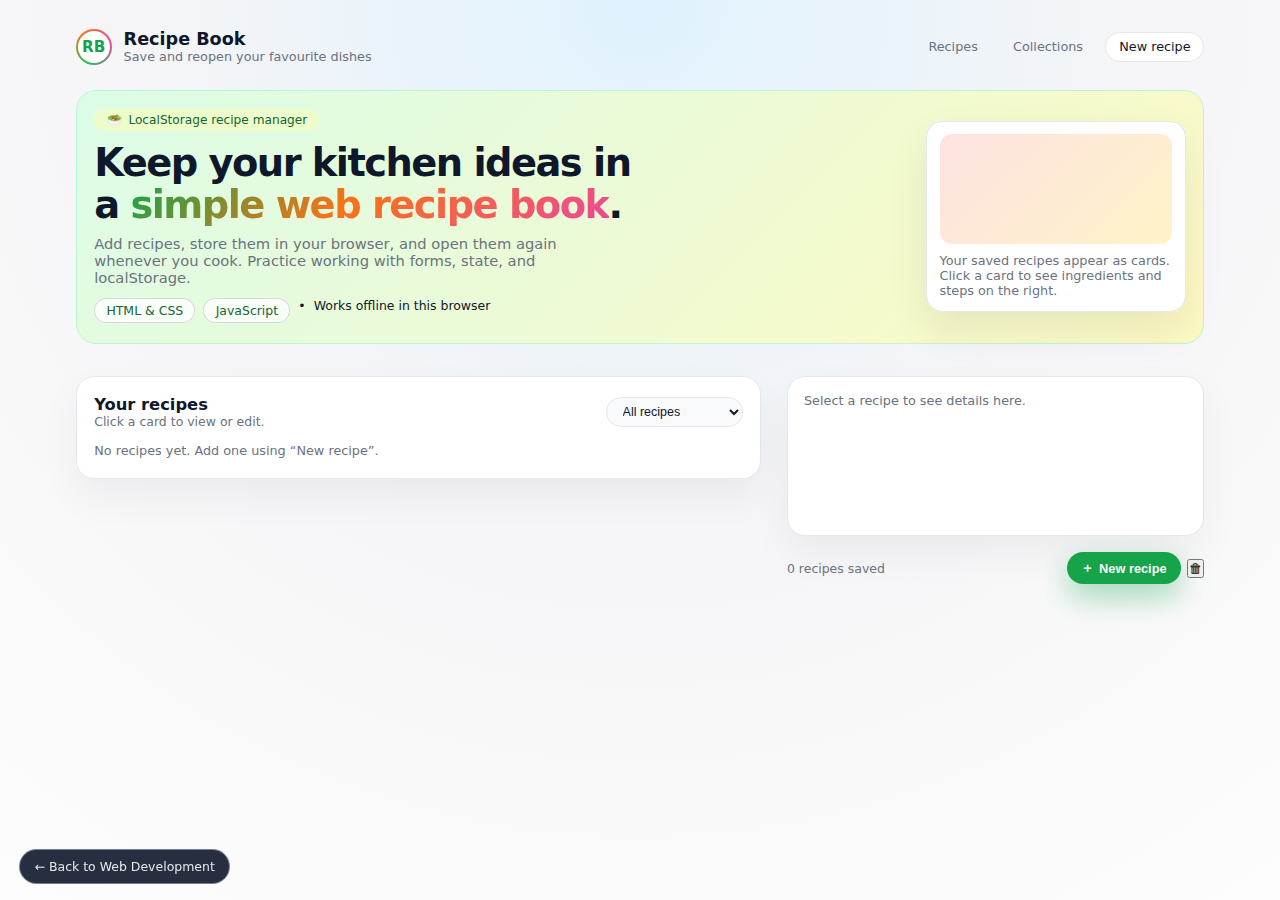
<file: web-dev/recipe-book.html>
<!DOCTYPE html>
<html lang="en">
<head>
    <meta charset="UTF-8">
    <meta name="viewport" content="width=device-width, initial-scale=1.0">
    <title>Recipe Book App - Yona Miti</title>
    <style>
        * { margin: 0; padding: 0; box-sizing: border-box; }

        :root {
            --bg: #f5f5f7;
            --surface: #ffffff;
            --surface-soft: #f9fafb;
            --border: #e5e7eb;
            --accent-green: #16a34a;
            --accent-pink: #ec4899;
            --accent-yellow: #f59e0b;
            --accent-blue: #2563eb;
            --text-main: #0f172a;
            --text-muted: #6b7280;
        }

        body {
            font-family: system-ui, -apple-system, BlinkMacSystemFont, "Segoe UI", sans-serif;
            background: radial-gradient(circle at top, #e0f2fe 0, #f5f5f7 45%, #fdfdfd 100%);
            color: var(--text-main);
            min-height: 100vh;
        }

        a { text-decoration: none; color: inherit; }

        /* Back link */
        .back-link {
            position: fixed;
            left: 1.2rem;
            bottom: 1rem;
            padding: 0.55rem 0.9rem;
            border-radius: 999px;
            background: rgba(15, 23, 42, 0.9);
            color: #e5e7eb;
            font-size: 0.78rem;
            display: inline-flex;
            align-items: center;
            gap: 0.4rem;
            backdrop-filter: blur(6px);
            border: 1px solid rgba(148, 163, 184, 0.7);
            z-index: 30;
        }
        .back-link:hover { background: rgba(15, 23, 42, 0.98); }

        @media (max-width: 520px) {
            .back-link {
                left: 0.6rem;
                bottom: 0.7rem;
                padding: 0.45rem 0.8rem;
            }
        }

        /* Shell */
        .page {
            max-width: 1180px;
            margin: 0 auto;
            padding: 1.8rem 1.6rem 3.5rem;
        }

        @media (max-width: 900px) {
            .page { padding: 1.6rem 1.3rem 3.2rem; }
        }

        @media (max-width: 520px) {
            .page { padding: 1.4rem 1rem 3rem; }
        }

        /* Top nav */
        .top-nav {
            display: flex;
            align-items: center;
            justify-content: space-between;
            gap: 1rem;
            margin-bottom: 1.6rem;
        }

        .brand {
            display: flex;
            align-items: center;
            gap: 0.75rem;
        }

        .brand-mark {
            width: 36px; height: 36px;
            border-radius: 999px;
            background: conic-gradient(from 200deg, #22c55e, #f97316, #ec4899, #22c55e);
            padding: 2px;
        }
        .brand-inner {
            width: 100%; height: 100%;
            border-radius: inherit;
            background: #ffffff;
            display: flex;
            align-items: center;
            justify-content: center;
            font-weight: 700;
            font-size: 0.95rem;
            color: #16a34a;
        }

        .brand-text-main { font-weight: 700; font-size: 1.1rem; }
        .brand-text-sub  { font-size: 0.8rem; color: var(--text-muted); }

        .nav-links {
            display: flex;
            align-items: center;
            gap: 0.6rem;
            font-size: 0.8rem;
        }

        .nav-link {
            padding: 0.4rem 0.8rem;
            border-radius: 999px;
            color: var(--text-muted);
        }

        .nav-link--primary {
            background: var(--surface);
            border: 1px solid var(--border);
            color: var(--text-main);
        }

        /* Hero full-width */
        .hero {
            border-radius: 20px;
            padding: 1.1rem 1.1rem 1.25rem;
            background: linear-gradient(135deg, #dcfce7, #fef9c3);
            border: 1px solid #bbf7d0;
            display: flex;
            flex-wrap: wrap;
            align-items: center;
            justify-content: space-between;
            gap: 1.2rem;
            margin-bottom: 2rem;
        }

        .hero-main {
            max-width: 560px;
        }

        .hero-badge {
            display: inline-flex;
            align-items: center;
            gap: 0.4rem;
            padding: 0.25rem 0.8rem;
            border-radius: 999px;
            background: #ecfccb;
            color: #166534;
            font-size: 0.76rem;
            margin-bottom: 0.7rem;
        }

        .hero-title {
            font-size: clamp(1.9rem, 3vw, 2.4rem);
            line-height: 1.1;
            font-weight: 800;
            letter-spacing: -0.04em;
            margin-bottom: 0.5rem;
        }

        .hero-highlight {
            background: linear-gradient(135deg, #16a34a 0%, #f97316 45%, #ec4899 100%);
            -webkit-background-clip: text;
            -webkit-text-fill-color: transparent;
            background-clip: text;
        }

        .hero-text {
            font-size: 0.92rem;
            color: var(--text-muted);
            max-width: 480px;
        }

        .hero-stats {
            display: flex;
            flex-wrap: wrap;
            gap: 0.5rem;
            font-size: 0.78rem;
            margin-top: 0.8rem;
        }

        .hero-pill {
            padding: 0.25rem 0.7rem;
            border-radius: 999px;
            background: rgba(255,255,255,0.8);
            border: 1px solid rgba(209,213,219,0.9);
            color: #166534;
        }

        .hero-preview {
            width: 260px;
            max-width: 100%;
            border-radius: 16px;
            background: #ffffff;
            border: 1px solid var(--border);
            box-shadow: 0 18px 40px rgba(15, 23, 42, 0.08);
            padding: 0.8rem;
            display: grid;
            grid-template-rows: 110px auto;
            gap: 0.55rem;
        }

        .hero-preview-image {
            border-radius: 12px;
            background: linear-gradient(135deg, #fee2e2, #fef3c7);
        }

        /* Layout: recipes top, detail + form bottom */
        .layout {
            display: grid;
            grid-template-columns: minmax(0, 2.3fr) minmax(0, 1.4fr);
            gap: 1.6rem;
            align-items: flex-start;
        }

        @media (max-width: 900px) {
            .layout {
                grid-template-columns: minmax(0, 1fr);
            }
        }

        /* Recipes list block */
        .recipes-panel {
            background: var(--surface);
            border-radius: 18px;
            padding: 1.1rem 1.1rem 1.2rem;
            border: 1px solid var(--border);
            box-shadow: 0 18px 40px rgba(15, 23, 42, 0.05);
        }

        .recipes-header {
            display: flex;
            justify-content: space-between;
            align-items: center;
            gap: 0.8rem;
            margin-bottom: 0.9rem;
        }

        .recipes-title {
            font-size: 1.02rem;
            font-weight: 700;
        }

        .recipes-subtitle {
            font-size: 0.78rem;
            color: var(--text-muted);
        }

        .filter-select {
            border-radius: 999px;
            border: 1px solid var(--border);
            background: var(--surface-soft);
            color: var(--text-main);
            font-size: 0.78rem;
            padding: 0.35rem 0.7rem;
            outline: none;
        }

        .recipes-grid {
            margin-top: 0.5rem;
            display: grid;
            grid-template-columns: repeat(auto-fill, minmax(210px, 1fr));
            gap: 0.85rem;
        }

        .recipe-card {
            background: var(--surface-soft);
            border-radius: 16px;
            padding: 0.75rem 0.75rem 0.8rem;
            border: 1px solid var(--border);
            box-shadow: 0 12px 30px rgba(15, 23, 42, 0.04);
            cursor: pointer;
            display: grid;
            grid-template-rows: 90px auto;
            gap: 0.5rem;
            transition: transform 0.12s ease, box-shadow 0.12s ease, border-color 0.12s ease;
        }

        .recipe-card:hover {
            transform: translateY(-2px);
            box-shadow: 0 18px 38px rgba(15, 23, 42, 0.06);
            border-color: rgba(22, 163, 74, 0.7);
        }

        .recipe-image {
            border-radius: 12px;
            background: linear-gradient(135deg, #fee2e2, #ecfccb);
        }

        .recipe-image--2 { background: linear-gradient(135deg, #fef3c7, #e0f2fe); }
        .recipe-image--3 { background: linear-gradient(135deg, #e0f2fe, #f5d0fe); }

        .recipe-info {
            display: flex;
            flex-direction: column;
            gap: 0.25rem;
        }

        .recipe-meta-top {
            display: flex;
            justify-content: space-between;
            align-items: center;
            font-size: 0.74rem;
            color: var(--text-muted);
        }

        .recipe-tag {
            padding: 0.12rem 0.55rem;
            border-radius: 999px;
            background: #dcfce7;
            color: #166534;
            border: 1px solid #bbf7d0;
        }

        .recipe-title {
            font-size: 0.96rem;
            font-weight: 600;
        }

        .recipe-title span { cursor: pointer; }

        .recipe-meta {
            font-size: 0.76rem;
            color: var(--text-muted);
        }

        /* Right side: detail + button to open form panel */
        .side-panel {
            display: flex;
            flex-direction: column;
            gap: 1rem;
        }

        .detail-card {
            background: var(--surface);
            border-radius: 18px;
            padding: 1rem 1rem 1.05rem;
            border: 1px solid var(--border);
            box-shadow: 0 18px 40px rgba(15, 23, 42, 0.05);
            min-height: 160px;
        }

        .detail-empty {
            font-size: 0.8rem;
            color: var(--text-muted);
        }

        .detail-name {
            font-size: 0.98rem;
            font-weight: 600;
            margin-bottom: 0.2rem;
        }

        .detail-meta {
            font-size: 0.78rem;
            color: var(--text-muted);
            margin-bottom: 0.6rem;
        }

        .detail-heading {
            font-size: 0.8rem;
            text-transform: uppercase;
            letter-spacing: 0.12em;
            color: var(--text-muted);
            margin: 0.45rem 0 0.2rem;
        }

        .detail-body {
            font-size: 0.82rem;
            color: var(--text-main);
            line-height: 1.5;
        }

        .detail-body li { margin-bottom: 0.2rem; }

        .add-recipe-bar {
            display: flex;
            justify-content: space-between;
            align-items: center;
            gap: 0.6rem;
        }

        .status-text {
            font-size: 0.78rem;
            color: var(--text-muted);
        }

        .btn-open-form {
            border-radius: 999px;
            border: none;
            background: #16a34a;
            color: #f9fafb;
            padding: 0.45rem 0.9rem;
            font-size: 0.8rem;
            font-weight: 600;
            display: inline-flex;
            align-items: center;
            gap: 0.3rem;
            cursor: pointer;
            box-shadow: 0 12px 30px rgba(22, 163, 74, 0.4);
        }

        .btn-open-form:hover {
            box-shadow: 0 16px 36px rgba(22, 163, 74, 0.5);
            transform: translateY(-1px);
        }

        .btn-open-form:active { transform: translateY(0); }

        /* Slide-up form panel */
        .form-drawer-backdrop {
            position: fixed;
            inset: 0;
            background: rgba(15, 23, 42, 0.35);
            display: none;
            align-items: flex-end;
            justify-content: center;
            z-index: 25;
        }

        .form-drawer-backdrop.open { display: flex; }

        .form-drawer {
            width: 100%;
            max-width: 520px;
            background: var(--surface);
            border-radius: 18px 18px 0 0;
            border-top: 1px solid var(--border);
            box-shadow: 0 -18px 40px rgba(15, 23, 42, 0.4);
            padding: 1.2rem 1.2rem 1.4rem;
            transform: translateY(100%);
            transition: transform 0.2s ease-out;
        }

        .form-drawer.open { transform: translateY(0); }

        @media (min-width: 760px) {
            .form-drawer {
                border-radius: 18px;
                max-width: 440px;
                margin-bottom: 1.2rem;
            }
        }

        .drawer-header {
            display: flex;
            justify-content: space-between;
            align-items: center;
            gap: 0.6rem;
            margin-bottom: 0.8rem;
        }

        .drawer-title {
            font-size: 0.98rem;
            font-weight: 600;
        }

        .drawer-close {
            border-radius: 999px;
            border: none;
            background: var(--surface-soft);
            padding: 0.3rem 0.6rem;
            font-size: 0.78rem;
            cursor: pointer;
            color: var(--text-muted);
        }

        .drawer-close:hover {
            background: #e5e7eb;
            color: #111827;
        }

        .form {
            display: flex;
            flex-direction: column;
            gap: 0.7rem;
        }

        .field-group { display: flex; flex-direction: column; gap: 0.2rem; }

        .field-label { font-size: 0.8rem; color: var(--text-muted); }

        .field-input,
        .field-textarea,
        .field-select {
            border-radius: 8px;
            border: 1px solid var(--border);
            background: var(--surface-soft);
            color: var(--text-main);
            font-size: 0.84rem;
            padding: 0.4rem 0.65rem;
            outline: none;
        }

        .field-textarea { min-height: 70px; resize: vertical; }

        .field-input::placeholder,
        .field-textarea::placeholder { color: #9ca3af; }

        .field-inline {
            display: flex;
            gap: 0.6rem;
        }

        .field-inline > .field-group { flex: 1; }

        @media (max-width: 520px) {
            .field-inline { flex-direction: column; }
        }

        .btn-primary {
            border-radius: 999px;
            border: none;
            padding: 0.5rem 0.9rem;
            font-size: 0.84rem;
            font-weight: 600;
            color: #f9fafb;
            background: linear-gradient(135deg, #16a34a 0%, #f97316 45%, #ec4899 90%);
            cursor: pointer;
            box-shadow: 0 16px 36px rgba(22, 163, 74, 0.4);
            display: inline-flex;
            align-items: center;
            gap: 0.3rem;
            margin-top: 0.2rem;
        }

        .btn-primary:hover {
            box-shadow: 0 20px 40px rgba(22, 163, 74, 0.5);
            transform: translateY(-1px);
        }

        .btn-primary:active { transform: translateY(0); }
    </style>
</head>
<body>
    <a href="../web-development.html" class="back-link">← Back to Web Development</a>

    <div class="page">
        <!-- Top nav -->
        <header class="top-nav">
            <div class="brand">
                <div class="brand-mark">
                    <div class="brand-inner">RB</div>
                </div>
                <div>
                    <div class="brand-text-main">Recipe Book</div>
                    <div class="brand-text-sub">Save and reopen your favourite dishes</div>
                </div>
            </div>
            <nav class="nav-links">
                <a href="#" class="nav-link">Recipes</a>
                <a href="#" class="nav-link">Collections</a>
                <a href="#" class="nav-link nav-link--primary" id="navNewRecipe">New recipe</a>
            </nav>
        </header>

        <!-- Hero -->
        <section class="hero">
            <div class="hero-main">
                <div class="hero-badge">
                    <span>🥗</span> LocalStorage recipe manager
                </div>
                <h1 class="hero-title">
                    Keep your kitchen ideas in a <span class="hero-highlight">simple web recipe book</span>.
                </h1>
                <p class="hero-text">
                    Add recipes, store them in your browser, and open them again whenever you cook.
                    Practice working with forms, state, and localStorage.
                </p>
                <div class="hero-stats">
                    <span class="hero-pill">HTML & CSS</span>
                    <span class="hero-pill">JavaScript</span>
                    <span>•</span>
                    <span>Works offline in this browser</span>
                </div>
            </div>
            <aside class="hero-preview">
                <div class="hero-preview-image"></div>
                <div style="font-size:0.8rem;color:var(--text-muted);">
                    Your saved recipes appear as cards. Click a card to see ingredients and steps on the right.
                </div>
            </aside>
        </section>

        <!-- Main layout -->
        <main class="layout">
            <!-- Recipes list -->
            <section class="recipes-panel">
                <div class="recipes-header">
                    <div>
                        <h2 class="recipes-title">Your recipes</h2>
                        <p class="recipes-subtitle">Click a card to view or edit.</p>
                    </div>
                    <select id="filterSelect" class="filter-select">
                        <option value="all">All recipes</option>
                        <option value="quick">Quick (&le; 20 min)</option>
                        <option value="veg">Vegetarian</option>
                    </select>
                </div>
                <div id="recipesGrid" class="recipes-grid"></div>
            </section>

            <!-- Detail + add bar -->
            <section class="side-panel">
                <article class="detail-card" id="detailView">
                    <p class="detail-empty">Select a recipe to see details here.</p>
                </article>

                <div class="add-recipe-bar">
                    <span id="statusText" class="status-text">0 recipes saved</span>
                    <div style="display:flex;gap:0.4rem;align-items:center;">
                        <button id="openFormBtn" class="btn-open-form">
                            <span>＋</span> New recipe
                        </button>
                        <button id="clearAllBtn" class="icon-btn icon-btn--delete" title="Clear all recipes">
                            🗑
                        </button>
                    </div>
                </div>
            </section>
        </main>
    </div>

    <!-- Slide-up form drawer -->
    <div class="form-drawer-backdrop" id="formDrawerBackdrop">
        <div class="form-drawer" id="formDrawer">
            <div class="drawer-header">
                <h2 class="drawer-title" id="drawerTitle">Add recipe</h2>
                <button type="button" class="drawer-close" id="closeDrawerBtn">Close</button>
            </div>
            <form id="recipeForm" class="form">
                <input type="hidden" id="recipeId">

                <div class="field-group">
                    <label class="field-label" for="recipeName">Recipe name</label>
                    <input id="recipeName" class="field-input" type="text" placeholder="Creamy Garlic Pasta">
                </div>

                <div class="field-inline">
                    <div class="field-group">
                        <label class="field-label" for="recipeTime">Time (minutes)</label>
                        <input id="recipeTime" class="field-input" type="number" min="1" placeholder="20">
                    </div>
                    <div class="field-group">
                        <label class="field-label" for="recipeServings">Servings</label>
                        <input id="recipeServings" class="field-input" type="number" min="1" placeholder="2">
                    </div>
                </div>

                <div class="field-inline">
                    <div class="field-group">
                        <label class="field-label" for="recipeType">Type</label>
                        <select id="recipeType" class="field-select">
                            <option value="general">General</option>
                            <option value="veg">Vegetarian</option>
                            <option value="dessert">Dessert</option>
                        </select>
                    </div>
                    <div class="field-group">
                        <label class="field-label" for="recipeTag">Tag</label>
                        <input id="recipeTag" class="field-input" type="text" placeholder="Pasta, Breakfast">
                    </div>
                </div>

                <div class="field-group">
                    <label class="field-label" for="recipeIngredients">Ingredients (one per line)</label>
                    <textarea id="recipeIngredients" class="field-textarea" placeholder="- 200g pasta
- 2 cloves garlic
- 1 cup cream"></textarea>
                </div>

                <div class="field-group">
                    <label class="field-label" for="recipeSteps">Steps / Method</label>
                    <textarea id="recipeSteps" class="field-textarea" placeholder="1. Boil pasta until al dente.
2. Sauté garlic in butter.
3. Add cream, season, and combine."></textarea>
                </div>

                <button type="submit" class="btn-primary">
                    <span>💾</span> Save recipe
                </button>
            </form>
        </div>
    </div>

    <script>
        const STORAGE_KEY = 'recipeBookData_v2';

        const recipesGrid = document.getElementById('recipesGrid');
        const filterSelect = document.getElementById('filterSelect');
        const detailView = document.getElementById('detailView');
        const statusText = document.getElementById('statusText');
        const clearAllBtn = document.getElementById('clearAllBtn');

        const formDrawerBackdrop = document.getElementById('formDrawerBackdrop');
        const formDrawer = document.getElementById('formDrawer');
        const openFormBtn = document.getElementById('openFormBtn');
        const navNewRecipe = document.getElementById('navNewRecipe');
        const closeDrawerBtn = document.getElementById('closeDrawerBtn');
        const drawerTitle = document.getElementById('drawerTitle');

        const recipeForm = document.getElementById('recipeForm');
        const recipeIdInput = document.getElementById('recipeId');
        const recipeNameInput = document.getElementById('recipeName');
        const recipeTimeInput = document.getElementById('recipeTime');
        const recipeServingsInput = document.getElementById('recipeServings');
        const recipeTypeInput = document.getElementById('recipeType');
        const recipeTagInput = document.getElementById('recipeTag');
        const recipeIngredientsInput = document.getElementById('recipeIngredients');
        const recipeStepsInput = document.getElementById('recipeSteps');

        let recipes = [];

        function loadFromStorage() {
            const stored = localStorage.getItem(STORAGE_KEY);
            if (stored) {
                try { recipes = JSON.parse(stored) || []; }
                catch { recipes = []; }
            }
        }

        function saveToStorage() {
            localStorage.setItem(STORAGE_KEY, JSON.stringify(recipes));
        }

        function updateStatus() {
            const count = recipes.length;
            statusText.textContent = count + (count === 1 ? ' recipe saved' : ' recipes saved');
        }

        function clearDetailView() {
            detailView.innerHTML = '<p class="detail-empty">Select a recipe to see details here.</p>';
        }

        function renderDetail(recipe) {
            if (!recipe) { clearDetailView(); return; }

            const ingredientsHTML = recipe.ingredients
                .split('\\n')
                .map(line => line.trim())
                .filter(Boolean)
                .map(line => '<li>' + line.replace(/^-\\s*/, '') + '</li>')
                .join('');

            const stepsHTML = recipe.steps
                .split('\\n')
                .map(line => line.trim())
                .filter(Boolean)
                .map(line => '<li>' + line.replace(/^\\d+\\.\\s*/, '') + '</li>')
                .join('');

            detailView.innerHTML = `
                <h3 class="detail-name">${recipe.name}</h3>
                <p class="detail-meta">
                    ${recipe.time ? recipe.time + ' min • ' : ''}
                    ${recipe.servings ? 'Serves ' + recipe.servings + ' • ' : ''}
                    ${recipe.type === 'veg' ? 'Vegetarian' : recipe.type.charAt(0).toUpperCase() + recipe.type.slice(1)}
                </p>
                <h4 class="detail-heading">Ingredients</h4>
                <ul class="detail-body">
                    ${ingredientsHTML || '<li>No ingredients listed.</li>'}
                </ul>
                <h4 class="detail-heading">Steps</h4>
                <ol class="detail-body">
                    ${stepsHTML || '<li>No steps listed.</li>'}
                </ol>
            `;
        }

        function renderRecipes() {
            recipesGrid.innerHTML = '';

            const filter = filterSelect.value;
            const filtered = recipes.filter(recipe => {
                if (filter === 'quick') {
                    return recipe.time && Number(recipe.time) <= 20;
                }
                if (filter === 'veg') {
                    return recipe.type === 'veg';
                }
                return true;
            });

            if (!filtered.length) {
                recipesGrid.innerHTML =
                    '<p style="font-size:0.8rem;color:#6b7280;">No recipes yet. Add one using “New recipe”.</p>';
                return;
            }

            filtered.forEach((recipe, index) => {
                const card = document.createElement('article');
                card.className = 'recipe-card';
                card.dataset.id = recipe.id;

                const timeLabel = recipe.time ? recipe.time + ' min' : 'Time N/A';
                const servingsLabel = recipe.servings ? recipe.servings + ' servings' : 'Servings N/A';

                const tags = [];
                if (recipe.tag) tags.push(recipe.tag);
                if (recipe.type === 'veg') tags.push('Veg');
                if (recipe.type === 'dessert') tags.push('Dessert');

                const imageClass =
                    index % 3 === 1 ? 'recipe-image recipe-image--2' :
                    index % 3 === 2 ? 'recipe-image recipe-image--3' :
                    'recipe-image';

                card.innerHTML = `
                    <div class="${imageClass}"></div>
                    <div class="recipe-info">
                        <div class="recipe-meta-top">
                            <span class="recipe-tag">${recipe.type === 'veg' ? 'Vegetarian' : 'Recipe'}</span>
                            <span>${timeLabel}</span>
                        </div>
                        <div class="recipe-title"><span>${recipe.name}</span></div>
                        <div class="recipe-meta">${servingsLabel}</div>
                        <div class="recipe-tags">
                            ${tags.map(t => `<span class="recipe-tag-pill">${t}</span>`).join('')}
                        </div>
                        <div class="recipe-meta-top">
                            <span>Tap for details</span>
                            <span>
                                <button class="icon-btn" data-action="edit" title="Edit">✏️</button>
                                <button class="icon-btn icon-btn--delete" data-action="delete" title="Delete">🗑</button>
                            </span>
                        </div>
                    </div>
                `;

                recipesGrid.appendChild(card);
            });
        }

        function resetForm() {
            recipeIdInput.value = '';
            recipeNameInput.value = '';
            recipeTimeInput.value = '';
            recipeServingsInput.value = '';
            recipeTypeInput.value = 'general';
            recipeTagInput.value = '';
            recipeIngredientsInput.value = '';
            recipeStepsInput.value = '';
        }

        function openDrawer(editing = false) {
            drawerTitle.textContent = editing ? 'Edit recipe' : 'Add recipe';
            formDrawerBackdrop.classList.add('open');
            formDrawer.classList.add('open');
            recipeNameInput.focus();
        }

        function closeDrawer() {
            formDrawer.classList.remove('open');
            formDrawerBackdrop.classList.remove('open');
            resetForm();
        }

        function handleFormSubmit(event) {
            event.preventDefault();

            const id = recipeIdInput.value || Date.now().toString();
            const name = recipeNameInput.value.trim();
            if (!name) {
                alert('Please enter a recipe name.');
                return;
            }

            const data = {
                id,
                name,
                time: recipeTimeInput.value.trim(),
                servings: recipeServingsInput.value.trim(),
                type: recipeTypeInput.value,
                tag: recipeTagInput.value.trim(),
                ingredients: recipeIngredientsInput.value,
                steps: recipeStepsInput.value
            };

            const existingIndex = recipes.findIndex(r => r.id === id);
            if (existingIndex !== -1) {
                recipes[existingIndex] = data;
            } else {
                recipes.unshift(data);
            }

            saveToStorage();
            updateStatus();
            renderRecipes();
            renderDetail(data);
            closeDrawer();
        }

        function handleGridClick(event) {
            const btn = event.target.closest('.icon-btn');
            const card = event.target.closest('.recipe-card');
            if (!card) return;

            const id = card.dataset.id;
            const recipe = recipes.find(r => r.id === id);
            if (!recipe) return;

            if (btn) {
                const action = btn.dataset.action;
                if (action === 'edit') {
                    recipeIdInput.value = recipe.id;
                    recipeNameInput.value = recipe.name;
                    recipeTimeInput.value = recipe.time || '';
                    recipeServingsInput.value = recipe.servings || '';
                    recipeTypeInput.value = recipe.type || 'general';
                    recipeTagInput.value = recipe.tag || '';
                    recipeIngredientsInput.value = recipe.ingredients || '';
                    recipeStepsInput.value = recipe.steps || '';
                    openDrawer(true);
                }
                if (action === 'delete') {
                    if (confirm('Delete this recipe?')) {
                        recipes = recipes.filter(r => r.id !== id);
                        saveToStorage();
                        updateStatus();
                        renderRecipes();
                        clearDetailView();
                    }
                }
            } else {
                renderDetail(recipe);
            }
        }

        function handleFilterChange() { renderRecipes(); }

        function handleClearAll() {
            if (!recipes.length) return;
            if (confirm('Clear all saved recipes?')) {
                recipes = [];
                saveToStorage();
                updateStatus();
                renderRecipes();
                clearDetailView();
            }
        }

        loadFromStorage();
        updateStatus();
        renderRecipes();
        clearDetailView();

        recipeForm.addEventListener('submit', handleFormSubmit);
        recipesGrid.addEventListener('click', handleGridClick);
        filterSelect.addEventListener('change', handleFilterChange);
        clearAllBtn.addEventListener('click', handleClearAll);

        openFormBtn.addEventListener('click', () => { resetForm(); openDrawer(false); });
        navNewRecipe.addEventListener('click', e => { e.preventDefault(); resetForm(); openDrawer(false); });
        closeDrawerBtn.addEventListener('click', closeDrawer);
        formDrawerBackdrop.addEventListener('click', e => {
            if (e.target === formDrawerBackdrop) closeDrawer();
        });
    </script>
</body>
</html>
</file>
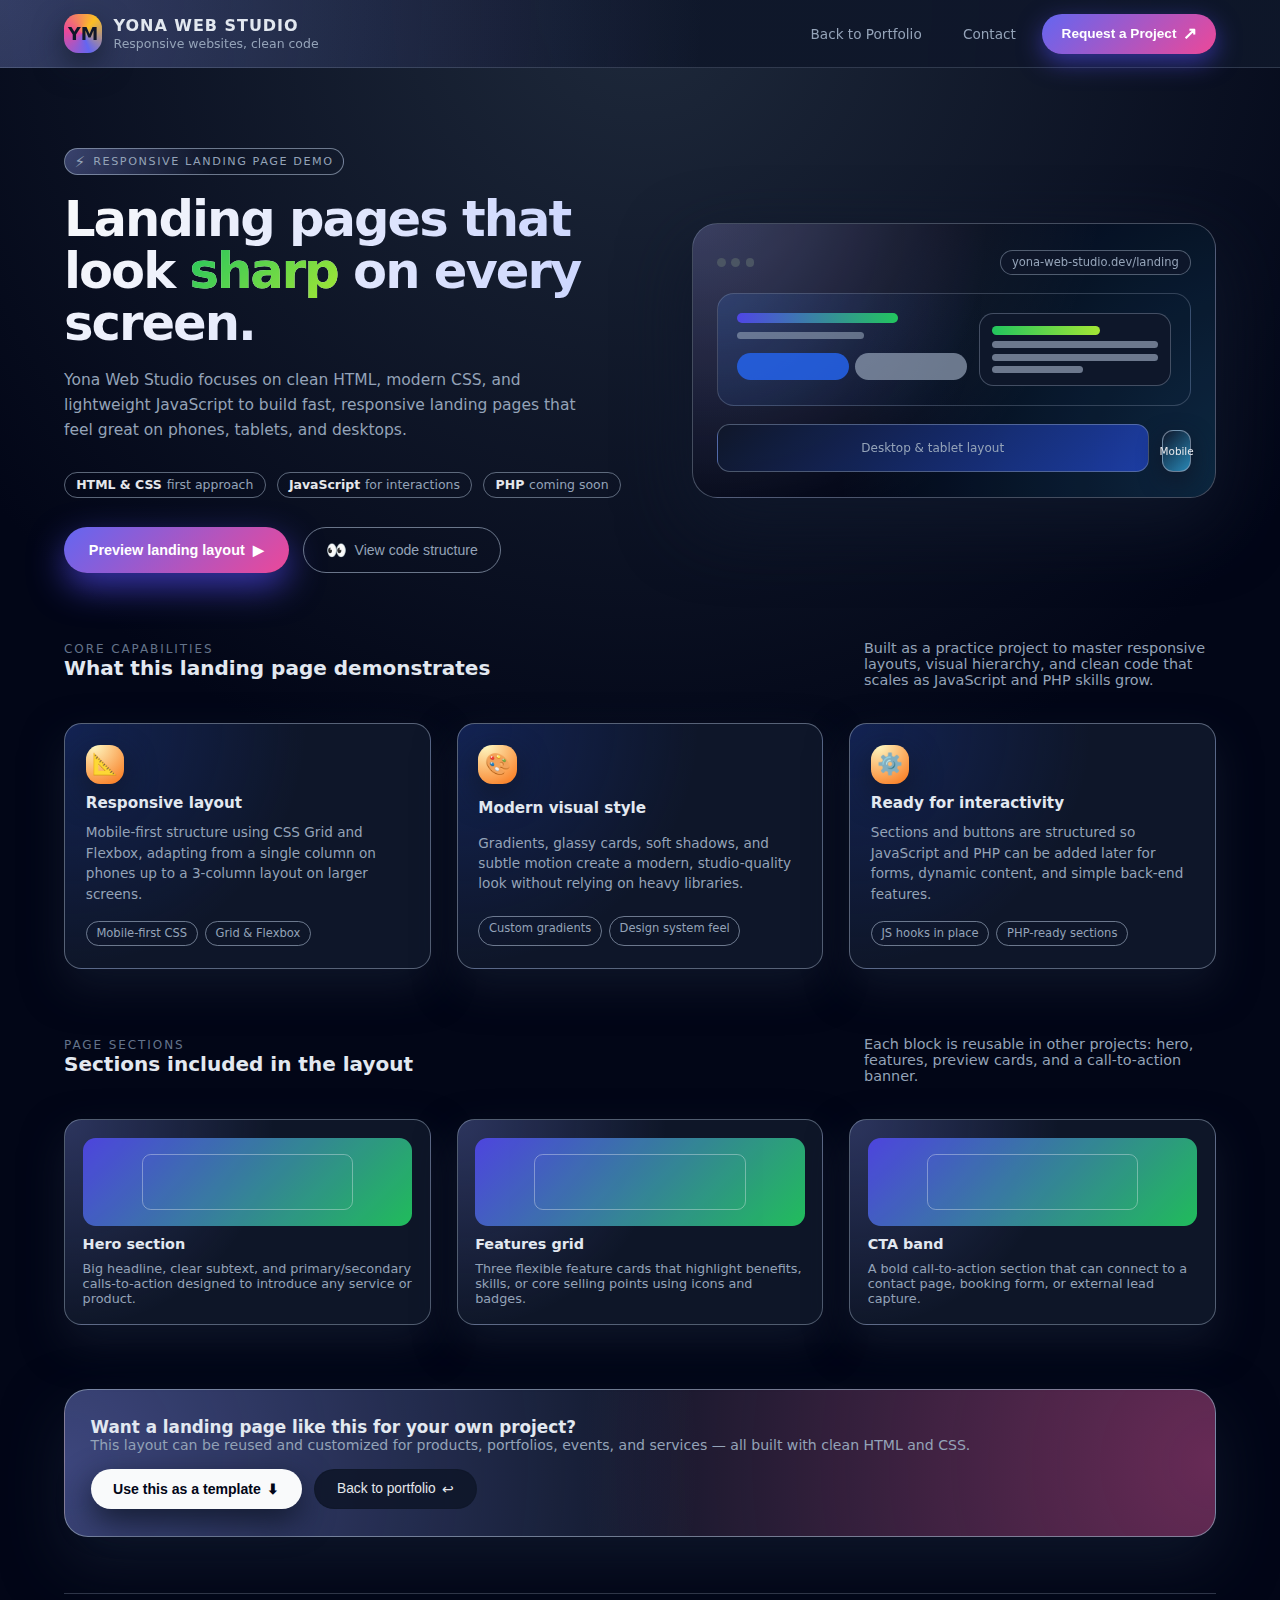
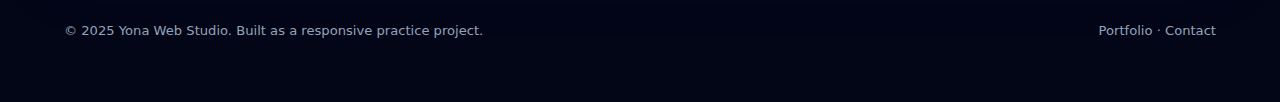
<file: web-dev/responsive-landing.html>
<!DOCTYPE html>
<html lang="en">
<head>
    <meta charset="UTF-8">
    <meta name="viewport" content="width=device-width, initial-scale=1.0">
    <title>Yona Web Studio - Responsive Landing Page</title>
    <style>
        * {
            margin: 0;
            padding: 0;
            box-sizing: border-box;
        }

        :root {
            --bg-dark: #020617;
            --bg-surface: #0f172a;
            --text-main: #e2e8f0;
            --text-muted: #94a3b8;
            --accent-start: #6366f1;
            --accent-end: #ec4899;
            --card-bg: #020617;
            --border-subtle: rgba(148, 163, 184, 0.2);
        }

        body {
            font-family: system-ui, -apple-system, BlinkMacSystemFont, "Segoe UI", sans-serif;
            color: var(--text-main);
            background: radial-gradient(circle at top, #1e293b 0, #020617 45%);
            min-height: 100vh;
            overflow-x: hidden;
        }

        /* Layout container */
        .page {
            max-width: 1200px;
            margin: 0 auto;
            padding: 1.5rem 1.5rem 4rem;
        }

        /* Navigation */
        nav {
            position: sticky;
            top: 0;
            z-index: 50;
            backdrop-filter: blur(18px);
            background: radial-gradient(circle at top left, rgba(148, 163, 253, 0.28), transparent 55%),
                        linear-gradient(to right, rgba(15, 23, 42, 0.96), rgba(15, 23, 42, 0.92));
            border-bottom: 1px solid rgba(148, 163, 184, 0.25);
        }

        .nav-inner {
            max-width: 1200px;
            margin: 0 auto;
            padding: 0.85rem 1.5rem;
            display: flex;
            align-items: center;
            justify-content: space-between;
            gap: 1rem;
        }

        .brand {
            display: flex;
            align-items: center;
            gap: 0.7rem;
        }

        .brand-mark {
            width: 2.4rem;
            height: 2.4rem;
            border-radius: 0.9rem;
            background: conic-gradient(from 160deg, var(--accent-start), var(--accent-end), #fbbf24, var(--accent-start));
            display: flex;
            align-items: center;
            justify-content: center;
            color: #0f172a;
            font-weight: 800;
            font-size: 1.1rem;
            box-shadow: 0 12px 30px rgba(15, 23, 42, 0.7);
        }

        .brand-text {
            display: flex;
            flex-direction: column;
            gap: 0.05rem;
        }

        .brand-name {
            font-size: 1rem;
            font-weight: 700;
            letter-spacing: 0.06em;
            text-transform: uppercase;
        }

        .brand-tagline {
            font-size: 0.78rem;
            color: var(--text-muted);
        }

        .nav-cta {
            display: flex;
            align-items: center;
            gap: 0.75rem;
        }

        .nav-link {
            font-size: 0.85rem;
            color: var(--text-muted);
            text-decoration: none;
            padding: 0.4rem 0.85rem;
            border-radius: 999px;
            border: 1px solid transparent;
            transition: all 0.25s ease;
        }

        .nav-link:hover {
            color: #e5e7eb;
            border-color: rgba(148, 163, 184, 0.5);
            background: rgba(15, 23, 42, 0.7);
        }

        .nav-button {
            border-radius: 999px;
            border: none;
            padding: 0.6rem 1.2rem;
            font-size: 0.85rem;
            font-weight: 600;
            background: linear-gradient(135deg, var(--accent-start), var(--accent-end));
            color: white;
            cursor: pointer;
            display: inline-flex;
            align-items: center;
            gap: 0.4rem;
            box-shadow: 0 8px 25px rgba(79, 70, 229, 0.6);
            transition: transform 0.18s ease, box-shadow 0.18s ease;
        }

        .nav-button span:last-child {
            font-size: 1.05rem;
        }

        .nav-button:hover {
            transform: translateY(-1px);
            box-shadow: 0 12px 30px rgba(79, 70, 229, 0.8);
        }

        /* Hero */
        .hero {
            display: grid;
            grid-template-columns: minmax(0, 1.1fr) minmax(0, 1fr);
            gap: 3.2rem;
            align-items: center;
            padding-top: 3.5rem;
        }

        .hero-kicker {
            display: inline-flex;
            align-items: center;
            gap: 0.4rem;
            padding: 0.22rem 0.6rem;
            border-radius: 999px;
            border: 1px solid rgba(148, 163, 184, 0.7);
            background: radial-gradient(circle at top left, rgba(148, 163, 253, 0.35), transparent 55%);
            font-size: 0.7rem;
            text-transform: uppercase;
            letter-spacing: 0.14em;
            color: var(--text-muted);
            margin-bottom: 1.1rem;
        }

        .hero-kicker span.icon {
            font-size: 0.95rem;
        }

        .hero-title {
            font-size: clamp(2.3rem, 5vw, 3.1rem);
            line-height: 1.05;
            letter-spacing: -0.04em;
            margin-bottom: 1.2rem;
            background: radial-gradient(circle at top left, #f9fafb, #c7d2fe);
            -webkit-background-clip: text;
            -webkit-text-fill-color: transparent;
        }

        .hero-highlight {
            background: linear-gradient(135deg, #22c55e, #a3e635);
            -webkit-background-clip: text;
            -webkit-text-fill-color: transparent;
        }

        .hero-body {
            font-size: 0.97rem;
            color: var(--text-muted);
            max-width: 32rem;
            line-height: 1.6;
            margin-bottom: 1.8rem;
        }

        .hero-metadata {
            display: flex;
            flex-wrap: wrap;
            gap: 0.7rem;
            margin-bottom: 1.8rem;
        }

        .meta-pill {
            font-size: 0.78rem;
            padding: 0.3rem 0.7rem;
            border-radius: 999px;
            border: 1px solid rgba(148, 163, 184, 0.6);
            color: var(--text-muted);
            display: inline-flex;
            align-items: center;
            gap: 0.3rem;
        }

        .meta-pill strong {
            color: #e5e7eb;
            font-weight: 600;
        }

        .hero-actions {
            display: flex;
            flex-wrap: wrap;
            gap: 0.9rem;
        }

        .hero-primary {
            border-radius: 999px;
            border: none;
            padding: 0.75rem 1.55rem;
            font-size: 0.9rem;
            font-weight: 600;
            background: linear-gradient(135deg, var(--accent-start), var(--accent-end));
            color: white;
            cursor: pointer;
            display: inline-flex;
            align-items: center;
            gap: 0.5rem;
            box-shadow: 0 14px 35px rgba(79, 70, 229, 0.7);
            transition: transform 0.16s ease, box-shadow 0.16s ease;
        }

        .hero-primary:hover {
            transform: translateY(-2px);
            box-shadow: 0 18px 40px rgba(79, 70, 229, 0.8);
        }

        .hero-secondary {
            border-radius: 999px;
            border: 1px solid rgba(148, 163, 184, 0.7);
            padding: 0.72rem 1.4rem;
            font-size: 0.88rem;
            font-weight: 500;
            background: transparent;
            color: var(--text-muted);
            cursor: pointer;
            display: inline-flex;
            align-items: center;
            gap: 0.45rem;
            transition: all 0.22s ease;
        }

        .hero-secondary span.icon {
            font-size: 1.05rem;
        }

        .hero-secondary:hover {
            background: rgba(15, 23, 42, 0.7);
            color: #e5e7eb;
            border-color: rgba(148, 163, 184, 0.9);
        }

        /* Hero visual */
        .hero-visual {
            position: relative;
            isolation: isolate;
        }

        .hero-card {
            position: relative;
            border-radius: 1.6rem;
            padding: 1.6rem 1.5rem;
            background: radial-gradient(circle at top left, rgba(129, 140, 248, 0.23), transparent 50%),
                        linear-gradient(145deg, #020617, #020617);
            border: 1px solid rgba(148, 163, 184, 0.45);
            box-shadow: 0 26px 70px rgba(15, 23, 42, 0.95);
            overflow: hidden;
        }

        .hero-glow {
            position: absolute;
            inset: -25%;
            background: radial-gradient(circle at 20% 0%, rgba(248, 250, 252, 0.16) 0, transparent 52%),
                        radial-gradient(circle at 90% 80%, rgba(56, 189, 248, 0.22) 0, transparent 55%);
            mix-blend-mode: screen;
            opacity: 0.9;
            pointer-events: none;
        }

        .hero-browser-bar {
            display: flex;
            align-items: center;
            justify-content: space-between;
            margin-bottom: 1.1rem;
            position: relative;
            z-index: 1;
        }

        .hero-dots {
            display: flex;
            gap: 0.35rem;
        }

        .hero-dot {
            width: 0.55rem;
            height: 0.55rem;
            border-radius: 999px;
            background: #4b5563;
        }

        .hero-url {
            font-size: 0.72rem;
            padding: 0.3rem 0.7rem;
            border-radius: 999px;
            background: rgba(15, 23, 42, 0.8);
            border: 1px solid rgba(148, 163, 184, 0.5);
            color: var(--text-muted);
        }

        .layout-preview {
            position: relative;
            border-radius: 1.05rem;
            border: 1px solid rgba(148, 163, 184, 0.3);
            background: radial-gradient(circle at top left, rgba(59, 130, 246, 0.18), transparent 55%);
            padding: 1.2rem;
            display: grid;
            grid-template-columns: 1.2fr 1fr;
            gap: 0.75rem;
            z-index: 1;
        }

        .layout-left-header {
            width: 70%;
            height: 0.6rem;
            border-radius: 999px;
            background: linear-gradient(90deg, #4f46e5, #22c55e);
            margin-bottom: 0.6rem;
        }

        .layout-left-sub {
            width: 55%;
            height: 0.45rem;
            border-radius: 999px;
            background: rgba(148, 163, 184, 0.6);
            margin-bottom: 0.85rem;
        }

        .layout-button-row {
            display: flex;
            gap: 0.4rem;
        }

        .layout-btn {
            flex: 1;
            height: 1.7rem;
            border-radius: 999px;
            background: rgba(37, 99, 235, 0.85);
        }

        .layout-btn.secondary {
            background: rgba(148, 163, 184, 0.7);
        }

        .layout-right-card {
            border-radius: 0.9rem;
            padding: 0.75rem;
            background: rgba(15, 23, 42, 0.95);
            border: 1px solid rgba(148, 163, 184, 0.4);
            display: grid;
            gap: 0.4rem;
        }

        .layout-pill {
            width: 65%;
            height: 0.55rem;
            border-radius: 999px;
            background: linear-gradient(90deg, #22c55e, #a3e635);
        }

        .layout-lines {
            display: grid;
            gap: 0.32rem;
        }

        .layout-line {
            height: 0.45rem;
            border-radius: 999px;
            background: rgba(148, 163, 184, 0.7);
        }

        .layout-line.short {
            width: 55%;
        }

        .device-row {
            margin-top: 1.1rem;
            display: flex;
            align-items: flex-end;
            gap: 0.85rem;
            justify-content: flex-end;
            z-index: 1;
            position: relative;
        }

        .device-desktop {
            flex: 1.15;
            height: 3rem;
            border-radius: 0.8rem;
            border: 1px solid rgba(148, 163, 184, 0.45);
            background: linear-gradient(135deg, rgba(15, 23, 42, 0.9), rgba(30, 64, 175, 0.9));
            display: flex;
            align-items: center;
            justify-content: center;
            font-size: 0.75rem;
            color: var(--text-muted);
        }

        .device-mobile {
            width: 1.8rem;
            height: 2.6rem;
            border-radius: 0.7rem;
            border: 1px solid rgba(148, 163, 184, 0.7);
            background: linear-gradient(135deg, rgba(15, 23, 42, 0.95), rgba(56, 189, 248, 0.65));
            display: flex;
            align-items: center;
            justify-content: center;
            font-size: 0.65rem;
            color: #e5e7eb;
            box-shadow: 0 8px 22px rgba(15, 23, 42, 0.9);
        }

        /* Sections */
        .section {
            margin-top: 4.2rem;
        }

        .section-header {
            margin-bottom: 2.2rem;
            display: flex;
            justify-content: space-between;
            align-items: baseline;
            gap: 1rem;
            flex-wrap: wrap;
        }

        .section-title {
            font-size: 1.25rem;
            font-weight: 700;
        }

        .section-subtitle {
            font-size: 0.9rem;
            color: var(--text-muted);
            max-width: 22rem;
        }

        .pill-label {
            font-size: 0.75rem;
            text-transform: uppercase;
            letter-spacing: 0.16em;
            color: #64748b;
        }

        /* Features grid */
        .features-grid {
            display: grid;
            grid-template-columns: repeat(3, minmax(0, 1fr));
            gap: 1.6rem;
        }

        .feature-card {
            border-radius: 1.1rem;
            padding: 1.3rem 1.3rem 1.4rem;
            background: radial-gradient(circle at top left, rgba(30, 64, 175, 0.32), transparent 55%),
                        rgba(15, 23, 42, 0.95);
            border: 1px solid rgba(148, 163, 184, 0.55);
            box-shadow: 0 18px 40px rgba(15, 23, 42, 0.9);
            display: grid;
            gap: 0.65rem;
            position: relative;
            overflow: hidden;
        }

        .feature-icon {
            width: 2.4rem;
            height: 2.4rem;
            border-radius: 0.9rem;
            background: radial-gradient(circle at 20% 0%, #fef9c3, #f97316);
            display: flex;
            align-items: center;
            justify-content: center;
            font-size: 1.3rem;
            box-shadow: 0 12px 30px rgba(15, 23, 42, 0.9);
        }

        .feature-title {
            font-size: 0.95rem;
            font-weight: 600;
        }

        .feature-body {
            font-size: 0.85rem;
            color: var(--text-muted);
            line-height: 1.5;
        }

        .feature-badges {
            display: flex;
            flex-wrap: wrap;
            gap: 0.45rem;
            margin-top: 0.4rem;
        }

        .feature-badge {
            font-size: 0.72rem;
            padding: 0.28rem 0.6rem;
            border-radius: 999px;
            border: 1px solid rgba(148, 163, 184, 0.7);
            color: var(--text-muted);
        }

        /* Sample projects strip */
        .projects-strip {
            display: grid;
            grid-template-columns: repeat(3, minmax(0, 1fr));
            gap: 1.6rem;
        }

        .project-card {
            border-radius: 1.1rem;
            padding: 1.1rem;
            background: radial-gradient(circle at top left, rgba(129, 140, 248, 0.26), transparent 50%),
                        rgba(15, 23, 42, 0.96);
            border: 1px solid rgba(148, 163, 184, 0.5);
            box-shadow: 0 18px 40px rgba(15, 23, 42, 0.9);
            display: grid;
            gap: 0.6rem;
        }

        .project-thumb {
            border-radius: 0.8rem;
            height: 5.5rem;
            background: linear-gradient(135deg, #4f46e5, #22c55e);
            opacity: 0.95;
            position: relative;
            overflow: hidden;
        }

        .project-thumb::before {
            content: "";
            position: absolute;
            inset: 18%;
            border-radius: 0.55rem;
            border: 1px solid rgba(248, 250, 252, 0.45);
            opacity: 0.85;
        }

        .project-name {
            font-size: 0.9rem;
            font-weight: 600;
        }

        .project-meta {
            font-size: 0.8rem;
            color: var(--text-muted);
        }

        /* CTA band */
        .cta-band {
            margin-top: 4rem;
            border-radius: 1.5rem;
            padding: 1.7rem 1.6rem;
            background: radial-gradient(circle at left, rgba(129, 140, 248, 0.4), transparent 55%),
                        radial-gradient(circle at right, rgba(236, 72, 153, 0.4), transparent 55%),
                        rgba(15, 23, 42, 0.98);
            border: 1px solid rgba(148, 163, 184, 0.7);
            display: flex;
            flex-wrap: wrap;
            align-items: center;
            justify-content: space-between;
            gap: 1rem;
            box-shadow: 0 26px 60px rgba(15, 23, 42, 0.95);
        }

        .cta-text-main {
            font-size: 1.05rem;
            font-weight: 600;
        }

        .cta-text-sub {
            font-size: 0.88rem;
            color: var(--text-muted);
        }

        .cta-actions {
            display: flex;
            flex-wrap: wrap;
            gap: 0.8rem;
        }

        .cta-primary {
            border-radius: 999px;
            border: none;
            padding: 0.7rem 1.4rem;
            font-size: 0.88rem;
            font-weight: 600;
            background: #f9fafb;
            color: #020617;
            cursor: pointer;
            display: inline-flex;
            align-items: center;
            gap: 0.4rem;
            transition: transform 0.16s ease, box-shadow 0.16s ease;
            box-shadow: 0 12px 32px rgba(15, 23, 42, 0.9);
        }

        .cta-primary:hover {
            transform: translateY(-1px);
            box-shadow: 0 16px 40px rgba(15, 23, 42, 0.95);
        }

        .cta-secondary {
            border-radius: 999px;
            border: 1px solid rgba(15, 23, 42, 0.85);
            padding: 0.68rem 1.35rem;
            font-size: 0.86rem;
            font-weight: 500;
            background: rgba(15, 23, 42, 0.92);
            color: #e5e7eb;
            cursor: pointer;
            display: inline-flex;
            align-items: center;
            gap: 0.4rem;
            transition: background 0.2s ease, border-color 0.2s ease;
        }

        .cta-secondary:hover {
            background: rgba(15, 23, 42, 1);
            border-color: rgba(15, 23, 42, 1);
        }

        /* Footer */
        footer {
            margin-top: 3.5rem;
            padding-top: 1.8rem;
            border-top: 1px solid rgba(148, 163, 184, 0.3);
            font-size: 0.82rem;
            color: var(--text-muted);
            display: flex;
            justify-content: space-between;
            gap: 1rem;
            flex-wrap: wrap;
        }

        footer a {
            color: var(--text-muted);
            text-decoration: none;
        }

        footer a:hover {
            color: #e5e7eb;
        }

        /* Responsive */
        @media (max-width: 960px) {
            .hero {
                grid-template-columns: minmax(0, 1.1fr);
            }

            .hero-visual {
                order: -1;
                max-width: 25rem;
                margin: 0 auto;
            }
        }

        @media (max-width: 768px) {
            .page {
                padding-inline: 1.1rem;
            }

            .nav-inner {
                padding-inline: 1.1rem;
            }

            .nav-cta .nav-link {
                display: none;
            }

            .features-grid,
            .projects-strip {
                grid-template-columns: repeat(2, minmax(0, 1fr));
            }

            .section-header {
                flex-direction: column;
                align-items: flex-start;
            }

            .cta-band {
                flex-direction: column;
                align-items: flex-start;
            }
        }

        @media (max-width: 560px) {
            .features-grid,
            .projects-strip {
                grid-template-columns: minmax(0, 1fr);
            }

            .hero-actions {
                flex-direction: column;
                align-items: stretch;
            }

            .hero-primary,
            .hero-secondary {
                justify-content: center;
                width: 100%;
            }

            .cta-actions {
                flex-direction: column;
                width: 100%;
            }

            .cta-primary,
            .cta-secondary {
                justify-content: center;
                width: 100%;
            }
        }
    </style>
</head>
<body>
    <nav>
        <div class="nav-inner">
            <div class="brand">
                <div class="brand-mark">YM</div>
                <div class="brand-text">
                    <div class="brand-name">Yona Web Studio</div>
                    <div class="brand-tagline">Responsive websites, clean code</div>
                </div>
            </div>
            <div class="nav-cta">
                <a href="../index.html" class="nav-link">Back to Portfolio</a>
                <a href="../contact.html" class="nav-link">Contact</a>
                <button class="nav-button">
                    <span>Request a Project</span>
                    <span>↗</span>
                </button>
            </div>
        </div>
    </nav>

    <main class="page">
        <!-- Hero -->
        <section class="hero">
            <div>
                <div class="hero-kicker">
                    <span class="icon">⚡</span>
                    <span>Responsive landing page demo</span>
                </div>
                <h1 class="hero-title">
                    Landing pages that look
                    <span class="hero-highlight">sharp</span> on every screen.
                </h1>
                <p class="hero-body">
                    Yona Web Studio focuses on clean HTML, modern CSS, and lightweight JavaScript
                    to build fast, responsive landing pages that feel great on phones, tablets, and desktops.
                </p>

                <div class="hero-metadata">
                    <span class="meta-pill">
                        <strong>HTML &amp; CSS</strong> first approach
                    </span>
                    <span class="meta-pill">
                        <strong>JavaScript</strong> for interactions
                    </span>
                    <span class="meta-pill">
                        <strong>PHP</strong> coming soon
                    </span>
                </div>

                <div class="hero-actions">
                    <button class="hero-primary">
                        <span>Preview landing layout</span>
                        <span>▶</span>
                    </button>
                    <button class="hero-secondary">
                        <span class="icon">👀</span>
                        <span>View code structure</span>
                    </button>
                </div>
            </div>

            <div class="hero-visual">
                <div class="hero-card">
                    <div class="hero-glow"></div>
                    <div class="hero-browser-bar">
                        <div class="hero-dots">
                            <div class="hero-dot"></div>
                            <div class="hero-dot"></div>
                            <div class="hero-dot"></div>
                        </div>
                        <div class="hero-url">yona-web-studio.dev/landing</div>
                    </div>
                    <div class="layout-preview">
                        <div>
                            <div class="layout-left-header"></div>
                            <div class="layout-left-sub"></div>
                            <div class="layout-button-row">
                                <div class="layout-btn"></div>
                                <div class="layout-btn secondary"></div>
                            </div>
                        </div>
                        <div class="layout-right-card">
                            <div class="layout-pill"></div>
                            <div class="layout-lines">
                                <div class="layout-line"></div>
                                <div class="layout-line"></div>
                                <div class="layout-line short"></div>
                            </div>
                        </div>
                    </div>
                    <div class="device-row">
                        <div class="device-desktop">Desktop &amp; tablet layout</div>
                        <div class="device-mobile">Mobile</div>
                    </div>
                </div>
            </div>
        </section>

        <!-- Features -->
        <section class="section">
            <div class="section-header">
                <div>
                    <div class="pill-label">Core capabilities</div>
                    <h2 class="section-title">What this landing page demonstrates</h2>
                </div>
                <p class="section-subtitle">
                    Built as a practice project to master responsive layouts, visual hierarchy,
                    and clean code that scales as JavaScript and PHP skills grow.
                </p>
            </div>

            <div class="features-grid">
                <article class="feature-card">
                    <div class="feature-icon">📐</div>
                    <h3 class="feature-title">Responsive layout</h3>
                    <p class="feature-body">
                        Mobile-first structure using CSS Grid and Flexbox, adapting from a single column
                        on phones up to a 3-column layout on larger screens.
                    </p>
                    <div class="feature-badges">
                        <span class="feature-badge">Mobile-first CSS</span>
                        <span class="feature-badge">Grid &amp; Flexbox</span>
                    </div>
                </article>

                <article class="feature-card">
                    <div class="feature-icon">🎨</div>
                    <h3 class="feature-title">Modern visual style</h3>
                    <p class="feature-body">
                        Gradients, glassy cards, soft shadows, and subtle motion create a modern,
                        studio-quality look without relying on heavy libraries.
                    </p>
                    <div class="feature-badges">
                        <span class="feature-badge">Custom gradients</span>
                        <span class="feature-badge">Design system feel</span>
                    </div>
                </article>

                <article class="feature-card">
                    <div class="feature-icon">⚙️</div>
                    <h3 class="feature-title">Ready for interactivity</h3>
                    <p class="feature-body">
                        Sections and buttons are structured so JavaScript and PHP can be added later
                        for forms, dynamic content, and simple back-end features.
                    </p>
                    <div class="feature-badges">
                        <span class="feature-badge">JS hooks in place</span>
                        <span class="feature-badge">PHP-ready sections</span>
                    </div>
                </article>
            </div>
        </section>

        <!-- Sample sections preview -->
        <section class="section">
            <div class="section-header">
                <div>
                    <div class="pill-label">Page sections</div>
                    <h2 class="section-title">Sections included in the layout</h2>
                </div>
                <p class="section-subtitle">
                    Each block is reusable in other projects: hero, features, preview cards,
                    and a call-to-action banner.
                </p>
            </div>

            <div class="projects-strip">
                <article class="project-card">
                    <div class="project-thumb"></div>
                    <h3 class="project-name">Hero section</h3>
                    <p class="project-meta">
                        Big headline, clear subtext, and primary/secondary calls-to-action
                        designed to introduce any service or product.
                    </p>
                </article>

                <article class="project-card">
                    <div class="project-thumb"></div>
                    <h3 class="project-name">Features grid</h3>
                    <p class="project-meta">
                        Three flexible feature cards that highlight benefits, skills,
                        or core selling points using icons and badges.
                    </p>
                </article>

                <article class="project-card">
                    <div class="project-thumb"></div>
                    <h3 class="project-name">CTA band</h3>
                    <p class="project-meta">
                        A bold call-to-action section that can connect to a contact page,
                        booking form, or external lead capture.
                    </p>
                </article>
            </div>
        </section>

        <!-- CTA -->
        <section class="cta-band">
            <div>
                <div class="cta-text-main">Want a landing page like this for your own project?</div>
                <div class="cta-text-sub">
                    This layout can be reused and customized for products, portfolios, events, and services —
                    all built with clean HTML and CSS.
                </div>
            </div>
            <div class="cta-actions">
                <button class="cta-primary">
                    <span>Use this as a template</span>
                    <span>⬇</span>
                </button>
                <button class="cta-secondary">
                    <span>Back to portfolio</span>
                    <span>↩</span>
                </button>
            </div>
        </section>

        <!-- Footer -->
        <footer>
            <span>© 2025 Yona Web Studio. Built as a responsive practice project.</span>
            <span>
                <a href="../index.html">Portfolio</a> ·
                <a href="../contact.html">Contact</a>
            </span>
        </footer>
    </main>
</body>
</html>
</file>
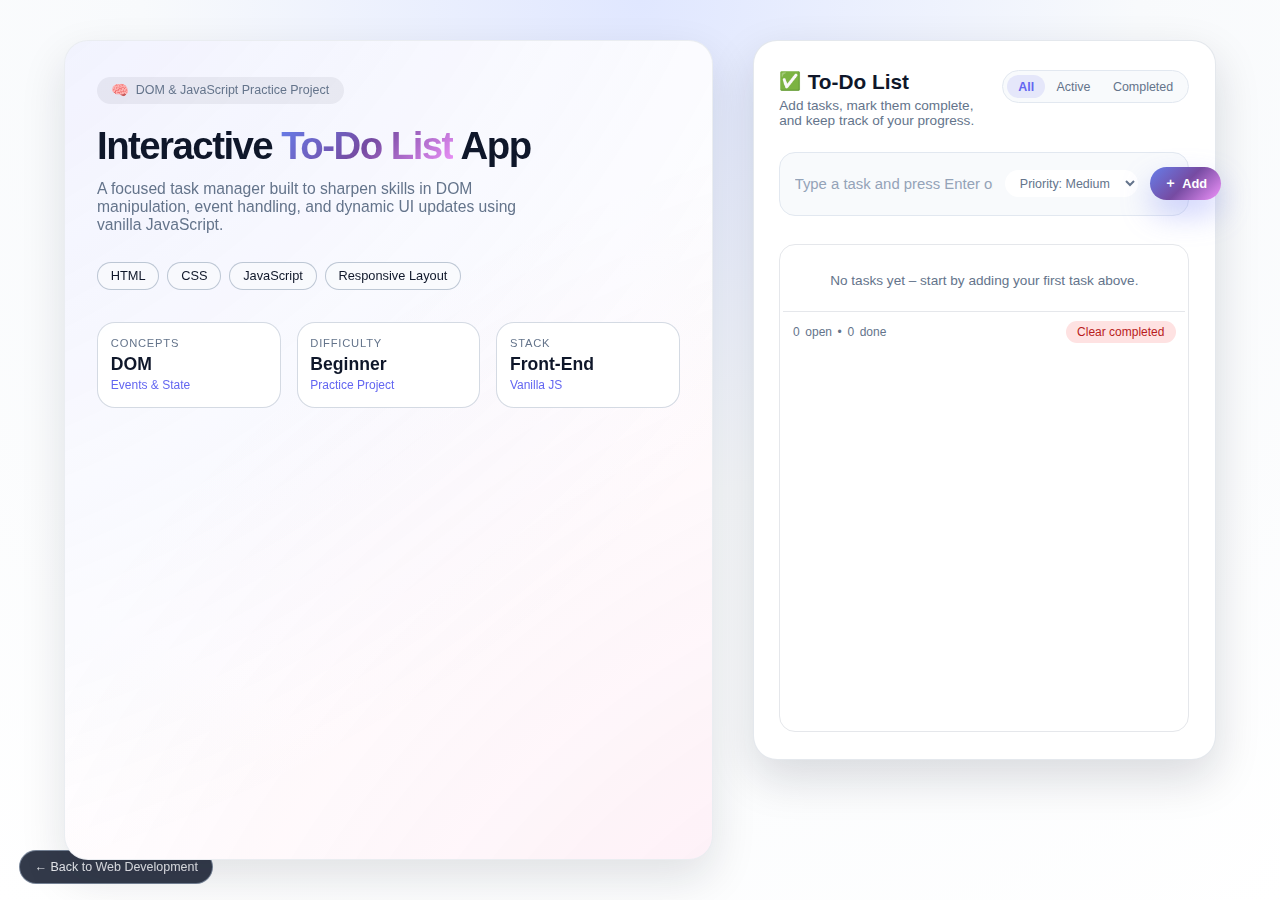
<file: web-dev/todo-app.html>
<!DOCTYPE html>
<html lang="en">
<head>
    <meta charset="UTF-8">
    <meta name="viewport" content="width=device-width, initial-scale=1.0">
    <title>To-Do List App - Yona Miti</title>
    <style>
        * {
            margin: 0;
            padding: 0;
            box-sizing: border-box;
        }

        :root {
            --bg-gradient: linear-gradient(135deg, #667eea 0%, #764ba2 50%, #f093fb 100%);
            --accent: #6366f1;
            --accent-soft: rgba(99, 102, 241, 0.12);
            --danger: #ef4444;
            --text-main: #0f172a;
            --text-muted: #64748b;
            --card-bg: #ffffff;
            --border-soft: #e2e8f0;
        }

        body {
            font-family: 'Segoe UI', Tahoma, Geneva, Verdana, sans-serif;
            color: var(--text-main);
            background: radial-gradient(circle at top, #e0e7ff 0, #f8fafc 45%, #ffffff 100%);
            min-height: 100vh;
            display: flex;
            align-items: stretch;
            justify-content: center;
        }

        .app-wrapper {
            width: 100%;
            max-width: 1200px;
            margin: 0 auto;
            padding: 2.5rem 1.5rem;
            display: grid;
            grid-template-columns: minmax(0, 7fr) minmax(0, 5fr);
            gap: 2.5rem;
        }

        @media (max-width: 900px) {
            .app-wrapper {
                grid-template-columns: 1fr;
                padding: 2rem 1.25rem;
            }
        }

        @media (max-width: 560px) {
            .app-wrapper {
                padding: 1.5rem 1rem;
            }
        }

        /* Left column: Intro / Stats */
        .intro-card {
            background: var(--card-bg);
            border-radius: 24px;
            padding: 2.25rem 2rem;
            box-shadow: 0 18px 45px rgba(15, 23, 42, 0.12);
            border: 1px solid rgba(148, 163, 184, 0.2);
            position: relative;
            overflow: hidden;
        }

        .intro-card::before {
            content: '';
            position: absolute;
            inset: -60%;
            background:
                radial-gradient(circle at 0% 0%, rgba(129, 140, 248, 0.24), transparent 60%),
                radial-gradient(circle at 100% 100%, rgba(236, 72, 153, 0.18), transparent 55%);
            opacity: 0.8;
            pointer-events: none;
        }

        .intro-inner {
            position: relative;
            z-index: 1;
        }

        .badge {
            display: inline-flex;
            align-items: center;
            gap: 0.4rem;
            padding: 0.3rem 0.9rem;
            border-radius: 999px;
            background: rgba(15, 23, 42, 0.06);
            color: var(--text-muted);
            font-size: 0.78rem;
            margin-bottom: 1.25rem;
        }

        .badge span {
            font-size: 0.9rem;
        }

        .intro-title {
            font-size: clamp(2rem, 3vw, 2.6rem);
            line-height: 1.15;
            font-weight: 800;
            margin-bottom: 0.75rem;
            letter-spacing: -0.04em;
        }

        .intro-highlight {
            background: var(--bg-gradient);
            -webkit-background-clip: text;
            -webkit-text-fill-color: transparent;
            background-clip: text;
        }

        .intro-text {
            font-size: 0.98rem;
            color: var(--text-muted);
            max-width: 460px;
            margin-bottom: 1.75rem;
        }

        .intro-tags {
            display: flex;
            flex-wrap: wrap;
            gap: 0.5rem;
            margin-bottom: 2rem;
        }

        .intro-tag {
            font-size: 0.8rem;
            padding: 0.35rem 0.8rem;
            border-radius: 999px;
            border: 1px solid rgba(148, 163, 184, 0.6);
            background: rgba(248, 250, 252, 0.75);
            backdrop-filter: blur(6px);
        }

        .stats-grid {
            display: grid;
            grid-template-columns: repeat(3, minmax(0, 1fr));
            gap: 1rem;
        }

        @media (max-width: 900px) {
            .stats-grid {
                grid-template-columns: repeat(3, minmax(0, 1fr));
            }
        }

        @media (max-width: 560px) {
            .stats-grid {
                grid-template-columns: repeat(3, minmax(0, 1fr));
                font-size: 0.85rem;
            }
        }

        .stat-card {
            background: rgba(255, 255, 255, 0.9);
            border-radius: 18px;
            padding: 0.9rem 0.8rem;
            border: 1px solid rgba(148, 163, 184, 0.4);
        }

        .stat-label {
            font-size: 0.7rem;
            color: var(--text-muted);
            text-transform: uppercase;
            letter-spacing: 0.07em;
            margin-bottom: 0.3rem;
        }

        .stat-value {
            font-weight: 700;
            font-size: 1.1rem;
        }

        .stat-pill {
            font-size: 0.75rem;
            margin-top: 0.2rem;
            color: var(--accent);
        }

        /* Right column: ToDo App */
        .todo-card {
            background: var(--card-bg);
            border-radius: 24px;
            padding: 1.8rem 1.6rem 1.7rem;
            box-shadow: 0 18px 45px rgba(15, 23, 42, 0.15);
            border: 1px solid rgba(148, 163, 184, 0.25);
            display: flex;
            flex-direction: column;
            max-height: 720px;
        }

        @media (max-width: 560px) {
            .todo-card {
                padding: 1.5rem 1.25rem 1.4rem;
            }
        }

        .todo-header {
            display: flex;
            justify-content: space-between;
            align-items: flex-start;
            gap: 1rem;
            margin-bottom: 1.5rem;
        }

        .todo-title-wrap {
            display: flex;
            flex-direction: column;
            gap: 0.25rem;
        }

        .todo-title {
            font-weight: 700;
            font-size: 1.3rem;
            display: flex;
            align-items: center;
            gap: 0.4rem;
        }

        .todo-title span {
            font-size: 1.1rem;
        }

        .todo-subtitle {
            font-size: 0.85rem;
            color: var(--text-muted);
        }

        .filter-group {
            display: inline-flex;
            border-radius: 999px;
            background: #f8fafc;
            padding: 0.25rem;
            border: 1px solid var(--border-soft);
        }

        .filter-btn {
            border: none;
            background: transparent;
            font-size: 0.78rem;
            padding: 0.3rem 0.7rem;
            border-radius: 999px;
            cursor: pointer;
            color: var(--text-muted);
            transition: all 0.2s ease;
        }

        .filter-btn.active {
            background: var(--accent-soft);
            color: var(--accent);
            font-weight: 600;
        }

        .filter-btn:hover {
            background: rgba(148, 163, 184, 0.12);
        }

        /* Input Section */
        .todo-input-wrap {
            background: #f8fafc;
            border-radius: 16px;
            padding: 0.9rem 0.9rem 0.95rem;
            border: 1px solid var(--border-soft);
            display: flex;
            align-items: center;
            gap: 0.75rem;
            margin-bottom: 1rem;
        }

        .todo-input-wrap form {
            display: contents;
        }

        .todo-input {
            border: none;
            background: transparent;
            flex: 1;
            font-size: 0.93rem;
            outline: none;
            color: var(--text-main);
        }

        .todo-input::placeholder {
            color: #94a3b8;
        }

        .priority-select {
            border-radius: 999px;
            border: none;
            background: white;
            font-size: 0.78rem;
            padding: 0.35rem 0.7rem;
            color: var(--text-muted);
            outline: none;
            cursor: pointer;
        }

        .add-btn {
            border-radius: 999px;
            border: none;
            padding: 0.5rem 0.9rem;
            font-size: 0.8rem;
            font-weight: 600;
            background: var(--bg-gradient);
            color: #ffffff;
            cursor: pointer;
            display: inline-flex;
            align-items: center;
            gap: 0.3rem;
            box-shadow: 0 14px 30px rgba(129, 140, 248, 0.4);
            transition: transform 0.15s ease, box-shadow 0.15s ease;
            white-space: nowrap;
        }

        .add-btn:hover {
            transform: translateY(-1px);
            box-shadow: 0 18px 40px rgba(79, 70, 229, 0.55);
        }

        .add-btn:active {
            transform: translateY(0);
            box-shadow: 0 10px 20px rgba(79, 70, 229, 0.35);
        }

        /* List Area */
        .todo-list-wrap {
            margin-top: 0.7rem;
            border-radius: 16px;
            background: #ffffff;
            border: 1px solid #e5e7eb;
            padding: 0.4rem 0.2rem 0.4rem 0.2rem;
            flex: 1;
            display: flex;
            flex-direction: column;
            overflow: hidden;
        }

        .todo-list {
            list-style: none;
            overflow-y: auto;
            padding: 0.1rem 0.3rem 0.2rem 0.3rem;
        }

        .todo-list::-webkit-scrollbar {
            width: 6px;
        }

        .todo-list::-webkit-scrollbar-track {
            background: transparent;
        }

        .todo-list::-webkit-scrollbar-thumb {
            background: rgba(148, 163, 184, 0.7);
            border-radius: 999px;
        }

        .todo-empty {
            font-size: 0.85rem;
            color: var(--text-muted);
            text-align: center;
            padding: 1.1rem;
        }

        .todo-item {
            display: flex;
            align-items: flex-start;
            gap: 0.65rem;
            padding: 0.65rem 0.7rem;
            border-radius: 12px;
            margin-bottom: 0.3rem;
            transition: background 0.15s ease, transform 0.15s ease;
        }

        .todo-item:hover {
            background: rgba(248, 250, 252, 0.9);
            transform: translateY(-1px);
        }

        .todo-item.completed {
            opacity: 0.7;
        }

        .todo-item.completed .todo-text-main {
            text-decoration: line-through;
            color: #94a3b8;
        }

        .checkbox-wrap {
            margin-top: 0.12rem;
        }

        .todo-checkbox {
            width: 18px;
            height: 18px;
            border-radius: 6px;
            border: 1.4px solid #cbd5f5;
            background: #ffffff;
            display: inline-flex;
            align-items: center;
            justify-content: center;
            cursor: pointer;
            font-size: 0.8rem;
            color: var(--accent);
        }

        .todo-checkbox.checked {
            background: var(--accent);
            color: #ffffff;
            border-color: var(--accent);
        }

        .todo-main {
            flex: 1;
        }

        .todo-text-main {
            font-size: 0.9rem;
            margin-bottom: 0.15rem;
        }

        .todo-meta {
            display: flex;
            align-items: center;
            gap: 0.5rem;
            font-size: 0.7rem;
            color: var(--text-muted);
        }

        .priority-pill {
            padding: 0.12rem 0.5rem;
            border-radius: 999px;
            border: 1px solid #e5e7eb;
            font-size: 0.7rem;
        }

        .priority-low {
            background: #ecfdf3;
            border-color: #bbf7d0;
            color: #15803d;
        }

        .priority-medium {
            background: #fef9c3;
            border-color: #facc15;
            color: #854d0e;
        }

        .priority-high {
            background: #fee2e2;
            border-color: #fecaca;
            color: #b91c1c;
        }

        .time-pill {
            display: inline-flex;
            align-items: center;
            gap: 0.18rem;
        }

        .todo-actions {
            display: flex;
            align-items: center;
            gap: 0.25rem;
            margin-left: 0.25rem;
        }

        .icon-btn {
            border: none;
            background: transparent;
            cursor: pointer;
            padding: 0.15rem;
            border-radius: 999px;
            display: inline-flex;
            align-items: center;
            justify-content: center;
            color: #9ca3af;
            transition: background 0.15s ease, color 0.15s ease;
        }

        .icon-btn:hover {
            background: rgba(148, 163, 184, 0.18);
            color: #4b5563;
        }

        .icon-btn.delete:hover {
            background: rgba(248, 113, 113, 0.1);
            color: var(--danger);
        }

        /* Footer bar inside card */
        .todo-footer {
            border-top: 1px solid #e5e7eb;
            padding: 0.55rem 0.6rem 0 0.6rem;
            margin-top: 0.3rem;
            display: flex;
            align-items: center;
            justify-content: space-between;
            font-size: 0.75rem;
            color: var(--text-muted);
        }

        .todo-footer-left {
            display: flex;
            align-items: center;
            gap: 0.35rem;
        }

        .todo-footer-right {
            display: flex;
            align-items: center;
            gap: 0.5rem;
        }

        .clear-btn {
            border-radius: 999px;
            border: none;
            padding: 0.25rem 0.7rem;
            font-size: 0.75rem;
            background: #fee2e2;
            color: #b91c1c;
            cursor: pointer;
            transition: background 0.15s ease, transform 0.15s ease;
        }

        .clear-btn:hover {
            background: #fecaca;
            transform: translateY(-1px);
        }

        /* Back link */
        .back-link {
            position: fixed;
            left: 1.2rem;
            bottom: 1rem;
            padding: 0.55rem 0.9rem;
            border-radius: 999px;
            background: rgba(15, 23, 42, 0.85);
            color: #e5e7eb;
            font-size: 0.78rem;
            text-decoration: none;
            display: inline-flex;
            align-items: center;
            gap: 0.4rem;
            backdrop-filter: blur(6px);
            border: 1px solid rgba(148, 163, 184, 0.7);
        }

        .back-link:hover {
            background: rgba(15, 23, 42, 0.95);
        }

        @media (max-width: 560px) {
            .back-link {
                left: 0.6rem;
                bottom: 0.7rem;
                padding: 0.45rem 0.8rem;
            }
        }
    </style>
</head>
<body>
    <a href="../web-development.html" class="back-link">← Back to Web Development</a>

    <div class="app-wrapper">
        <!-- Intro / Context Column -->
        <section class="intro-card">
            <div class="intro-inner">
                <div class="badge">
                    <span>🧠</span> DOM & JavaScript Practice Project
                </div>
                <h1 class="intro-title">
                    Interactive <span class="intro-highlight">To‑Do List</span> App
                </h1>
                <p class="intro-text">
                    A focused task manager built to sharpen skills in DOM manipulation, event handling,
                    and dynamic UI updates using vanilla JavaScript.
                </p>

                <div class="intro-tags">
                    <span class="intro-tag">HTML</span>
                    <span class="intro-tag">CSS</span>
                    <span class="intro-tag">JavaScript</span>
                    <span class="intro-tag">Responsive Layout</span>
                </div>

                <div class="stats-grid">
                    <div class="stat-card">
                        <div class="stat-label">Concepts</div>
                        <div class="stat-value">DOM</div>
                        <div class="stat-pill">Events & State</div>
                    </div>
                    <div class="stat-card">
                        <div class="stat-label">Difficulty</div>
                        <div class="stat-value">Beginner</div>
                        <div class="stat-pill">Practice Project</div>
                    </div>
                    <div class="stat-card">
                        <div class="stat-label">Stack</div>
                        <div class="stat-value">Front‑End</div>
                        <div class="stat-pill">Vanilla JS</div>
                    </div>
                </div>
            </div>
        </section>

        <!-- ToDo App Column -->
        <section class="todo-card">
            <header class="todo-header">
                <div class="todo-title-wrap">
                    <h2 class="todo-title">
                        <span>✅</span> To‑Do List
                    </h2>
                    <p class="todo-subtitle">Add tasks, mark them complete, and keep track of your progress.</p>
                </div>
                <div class="filter-group" id="filterGroup">
                    <button class="filter-btn active" data-filter="all">All</button>
                    <button class="filter-btn" data-filter="active">Active</button>
                    <button class="filter-btn" data-filter="completed">Completed</button>
                </div>
            </header>

            <!-- Input -->
            <div class="todo-input-wrap">
                <form id="todoForm">
                    <input
                        type="text"
                        id="todoInput"
                        class="todo-input"
                        placeholder="Type a task and press Enter or click Add…"
                        autocomplete="off"
                    />
                    <select id="prioritySelect" class="priority-select">
                        <option value="medium">Priority: Medium</option>
                        <option value="low">Priority: Low</option>
                        <option value="high">Priority: High</option>
                    </select>
                    <button type="submit" class="add-btn">
                        <span>＋</span> Add
                    </button>
                </form>
            </div>

            <!-- List -->
            <div class="todo-list-wrap">
                <ul id="todoList" class="todo-list"></ul>
                <p id="emptyState" class="todo-empty">No tasks yet – start by adding your first task above.</p>
                <footer class="todo-footer">
                    <div class="todo-footer-left">
                        <span id="itemsLeft">0</span> open
                        <span>•</span>
                        <span id="itemsDone">0</span> done
                    </div>
                    <div class="todo-footer-right">
                        <button id="clearCompleted" class="clear-btn">Clear completed</button>
                    </div>
                </footer>
            </div>
        </section>
    </div>

    <script>
        const todoForm = document.getElementById('todoForm');
        const todoInput = document.getElementById('todoInput');
        const prioritySelect = document.getElementById('prioritySelect');
        const todoList = document.getElementById('todoList');
        const emptyState = document.getElementById('emptyState');
        const itemsLeft = document.getElementById('itemsLeft');
        const itemsDone = document.getElementById('itemsDone');
        const clearCompletedBtn = document.getElementById('clearCompleted');
        const filterGroup = document.getElementById('filterGroup');

        let todos = [];
        let currentFilter = 'all';

        function renderTodos() {
            todoList.innerHTML = '';

            const filtered = todos.filter(todo => {
                if (currentFilter === 'active') return !todo.completed;
                if (currentFilter === 'completed') return todo.completed;
                return true;
            });

            filtered.forEach(todo => {
                const li = document.createElement('li');
                li.className = 'todo-item' + (todo.completed ? ' completed' : '');
                li.dataset.id = todo.id;

                li.innerHTML = `
                    <div class="checkbox-wrap">
                        <button class="todo-checkbox ${todo.completed ? 'checked' : ''}" data-action="toggle">
                            ${todo.completed ? '✓' : ''}
                        </button>
                    </div>
                    <div class="todo-main">
                        <div class="todo-text-main">${todo.text}</div>
                        <div class="todo-meta">
                            <span class="priority-pill priority-${todo.priority}">
                                ${todo.priority.charAt(0).toUpperCase() + todo.priority.slice(1)}
                            </span>
                            <span class="time-pill">Added just now</span>
                        </div>
                    </div>
                    <div class="todo-actions">
                        <button class="icon-btn delete" title="Delete" data-action="delete">🗑</button>
                    </div>
                `;

                todoList.appendChild(li);
            });

            emptyState.style.display = todos.length === 0 ? 'block' : 'none';

            const activeCount = todos.filter(t => !t.completed).length;
            const doneCount = todos.filter(t => t.completed).length;
            itemsLeft.textContent = activeCount;
            itemsDone.textContent = doneCount;
        }

        todoForm.addEventListener('submit', event => {
            event.preventDefault();
            const text = todoInput.value.trim();
            if (!text) return;

            const newTodo = {
                id: Date.now().toString(),
                text,
                completed: false,
                priority: prioritySelect.value
            };

            todos.unshift(newTodo);
            todoInput.value = '';
            renderTodos();
        });

        todoList.addEventListener('click', event => {
            const action = event.target.dataset.action;
            if (!action) return;

            const item = event.target.closest('.todo-item');
            if (!item) return;
            const id = item.dataset.id;

            if (action === 'toggle') {
                todos = todos.map(todo =>
                    todo.id === id ? { ...todo, completed: !todo.completed } : todo
                );
                renderTodos();
            }

            if (action === 'delete') {
                todos = todos.filter(todo => todo.id !== id);
                renderTodos();
            }
        });

        clearCompletedBtn.addEventListener('click', () => {
            todos = todos.filter(todo => !todo.completed);
            renderTodos();
        });

        filterGroup.addEventListener('click', event => {
            const btn = event.target.closest('.filter-btn');
            if (!btn) return;

            currentFilter = btn.dataset.filter;
            document.querySelectorAll('.filter-btn').forEach(b => b.classList.remove('active'));
            btn.classList.add('active');
            renderTodos();
        });

        renderTodos();
    </script>
</body>
</html>
</file>
<file: css/styles.css>
* {
            margin: 0;
            padding: 0;
            box-sizing: border-box;
        }

        body {
            font-family: 'Segoe UI', Tahoma, Geneva, Verdana, sans-serif;
            color: #1e293b;
            background: #fff;
            overflow-x: hidden;
        }

        /* Navigation */
        nav {
            position: sticky;
            top: 0;
            z-index: 1000;
            background: rgba(255, 255, 255, 0.95);
            backdrop-filter: blur(10px);
            border-bottom: 1px solid #e2e8f0;
            padding: 1rem 2rem;
            box-shadow: 0 2px 10px rgba(0, 0, 0, 0.05);
        }

        .nav-container {
            max-width: 1400px;
            margin: 0 auto;
            display: flex;
            justify-content: space-between;
            align-items: center;
        }

        .logo {
            font-size: 1.8rem;
            font-weight: 800;
            background: linear-gradient(135deg, #6366f1 0%, #ec4899 100%);
            -webkit-background-clip: text;
            -webkit-text-fill-color: transparent;
            background-clip: text;
            text-decoration: none;
            transition: transform 0.3s ease;
        }

        .logo:hover {
            transform: scale(1.05);
        }

        .nav-links {
            display: flex;
            list-style: none;
            gap: 0rem;
            align-items: center;
        }

        .nav-item {
            position: relative;
        }

        .nav-item > a {
            text-decoration: none;
            color: #1e293b;
            padding: 0.8rem 1.2rem;
            display: block;
            transition: all 0.3s ease;
            font-weight: 500;
            position: relative;
        }

        .nav-item > a::after {
            content: '';
            position: absolute;
            bottom: 0;
            left: 1.2rem;
            right: 1.2rem;
            height: 2px;
            background: linear-gradient(135deg, #6366f1 0%, #ec4899 100%);
            transform: scaleX(0);
            transform-origin: right;
            transition: transform 0.3s ease;
        }

        .nav-item > a:hover::after {
            transform: scaleX(1);
            transform-origin: left;
        }

        /* Dropdown Menu */
        .dropdown-menu {
            position: absolute;
            top: 100%;
            left: 0;
            background: white;
            border-radius: 12px;
            box-shadow: 0 10px 40px rgba(0, 0, 0, 0.15);
            min-width: 350px;
            opacity: 0;
            visibility: hidden;
            transform: translateY(-10px);
            transition: all 0.3s ease;
            padding: 0;
            margin-top: 0.5rem;
        }

        .nav-item:hover .dropdown-menu {
            opacity: 1;
            visibility: visible;
            transform: translateY(0);
        }

        .dropdown-menu a {
            display: flex;
            align-items: center;
            padding: 1rem 1.5rem;
            color: #1e293b;
            text-decoration: none;
            transition: all 0.3s ease;
            border-left: 3px solid transparent;
        }

        .dropdown-menu a:first-child {
            border-top-left-radius: 12px;
            border-top-right-radius: 12px;
        }

        .dropdown-menu a:last-child {
            border-bottom-left-radius: 12px;
            border-bottom-right-radius: 12px;
        }

        .dropdown-menu a:hover {
            background: linear-gradient(135deg, rgba(99, 102, 241, 0.1) 0%, rgba(236, 72, 153, 0.1) 100%);
            border-left-color: #6366f1;
            transform: translateX(5px);
        }

        .dropdown-menu a .icon {
            font-size: 1.5rem;
            margin-right: 1rem;
            min-width: 2rem;
            text-align: center;
        }

        .dropdown-menu a .text {
            display: flex;
            flex-direction: column;
        }

        .dropdown-menu a .title {
            font-weight: 600;
            font-size: 0.95rem;
            margin-bottom: 0.2rem;
        }

        .dropdown-menu a .description {
            font-size: 0.8rem;
            color: #64748b;
        }

        /* Hero Section */
        .hero {
            min-height: 100vh;
            background: linear-gradient(135deg, #667eea 0%, #764ba2 50%, #f093fb 100%);
            background-size: 400% 400%;
            animation: gradientShift 8s ease infinite;
            color: white;
            display: flex;
            align-items: center;
            justify-content: center;
            padding: 4rem 2rem;
            text-align: center;
            position: relative;
            overflow: hidden;
        }

        .hero::before {
            content: '';
            position: absolute;
            top: 0;
            left: 0;
            right: 0;
            bottom: 0;
            background: url('data:image/svg+xml,<svg xmlns="http://www.w3.org/2000/svg" viewBox="0 0 1440 320"><path fill="rgba(255,255,255,0.1)" fill-opacity="1" d="M0,96L48,112C96,128,192,160,288,160C384,160,480,128,576,128C672,128,768,160,864,165.3C960,171,1056,149,1152,144C1248,139,1344,149,1392,154.7L1440,160L1440,320L1392,320C1344,320,1248,320,1152,320C1056,320,960,320,864,320C768,320,672,320,576,320C480,320,384,320,288,320C192,320,96,320,48,320L0,320Z"></path></svg>');
            background-repeat: no-repeat;
            background-position: bottom;
            opacity: 0.3;
        }

        .hero-content {
            position: relative;
            z-index: 2;
            animation: slideUp 1s ease;
            max-width: 800px;
        }

        .hero-content h1 {
            font-size: 4.5rem;
            font-weight: 900;
            margin-bottom: 1rem;
            letter-spacing: -2px;
            text-shadow: 0 4px 20px rgba(0, 0, 0, 0.2);
        }

        .hero-content .subtitle {
            font-size: 1.8rem;
            margin-bottom: 1rem;
            font-weight: 300;
            opacity: 0.95;
        }

        .hero-content .tagline {
            font-size: 1.1rem;
            margin-bottom: 3rem;
            opacity: 0.85;
        }

        .cta-buttons {
            display: flex;
            gap: 1.5rem;
            justify-content: center;
            flex-wrap: wrap;
        }

        .btn {
            padding: 1rem 2.5rem;
            border-radius: 50px;
            border: 2px solid white;
            font-weight: 600;
            cursor: pointer;
            text-decoration: none;
            display: inline-block;
            transition: all 0.3s ease;
            font-size: 1rem;
        }

        .btn-primary {
            background: white;
            color: #667eea;
        }

        .btn-primary:hover {
            transform: translateY(-3px);
            box-shadow: 0 15px 40px rgba(0, 0, 0, 0.2);
            background: #f0f0f0;
        }

        .btn-secondary {
            background: transparent;
            color: white;
        }

        .btn-secondary:hover {
            background: rgba(255, 255, 255, 0.15);
            transform: translateY(-3px);
            box-shadow: 0 15px 40px rgba(0, 0, 0, 0.2);
        }

        @keyframes gradientShift {
            0% { background-position: 0% 50%; }
            50% { background-position: 100% 50%; }
            100% { background-position: 0% 50%; }
        }

        @keyframes slideUp {
            from {
                opacity: 0;
                transform: translateY(40px);
            }
            to {
                opacity: 1;
                transform: translateY(0);
            }
        }

        /* Portfolio Preview Section */
        .explore-section {
            padding: 5rem 2rem;
            max-width: 1400px;
            margin: 0 auto;
        }

        .section-title {
            font-size: 3rem;
            font-weight: 800;
            text-align: center;
            margin-bottom: 1rem;
            background: linear-gradient(135deg, #6366f1 0%, #ec4899 100%);
            -webkit-background-clip: text;
            -webkit-text-fill-color: transparent;
            background-clip: text;
        }

        .section-desc {
            text-align: center;
            color: #64748b;
            font-size: 1.1rem;
            margin-bottom: 4rem;
            max-width: 600px;
            margin-left: auto;
            margin-right: auto;
        }

        .work-grid {
            display: grid;
            grid-template-columns: repeat(auto-fit, minmax(380px, 1fr));
            gap: 2.5rem;
            margin-bottom: 3rem;
        }

        .work-card {
            background: white;
            border-radius: 16px;
            overflow: hidden;
            box-shadow: 0 4px 20px rgba(0, 0, 0, 0.08);
            transition: all 0.4s ease;
            transform: translateY(0);
            border: 1px solid #e2e8f0;
        }

        .work-card:hover {
            transform: translateY(-15px);
            box-shadow: 0 20px 50px rgba(0, 0, 0, 0.15);
        }

        .work-card-image {
            width: 100%;
            height: 300px;
            background: linear-gradient(135deg, #667eea 0%, #764ba2 100%);
            display: flex;
            align-items: center;
            justify-content: center;
            font-size: 5rem;
            position: relative;
            overflow: hidden;
        }

        .work-card-image::after {
            content: '';
            position: absolute;
            top: 0;
            left: 0;
            right: 0;
            bottom: 0;
            background: linear-gradient(135deg, rgba(99, 102, 241, 0.1) 0%, rgba(236, 72, 153, 0.1) 100%);
            opacity: 0;
            transition: opacity 0.3s ease;
        }

        .work-card:hover .work-card-image::after {
            opacity: 1;
        }

        .work-card-content {
            padding: 2rem;
        }

        .work-card-title {
            font-size: 1.6rem;
            font-weight: 700;
            margin-bottom: 0.8rem;
        }

        .work-card-desc {
            color: #64748b;
            margin-bottom: 1.5rem;
            font-size: 0.95rem;
            line-height: 1.6;
        }

        .work-link {
            display: inline-block;
            color: #6366f1;
            text-decoration: none;
            font-weight: 600;
            padding: 0.8rem 1.5rem;
            border: 2px solid #6366f1;
            border-radius: 8px;
            transition: all 0.3s ease;
        }

        .work-link:hover {
            background: linear-gradient(135deg, #6366f1 0%, #ec4899 100%);
            color: white;
            border-color: transparent;
            transform: translateX(3px);
        }

        /* Footer */
        footer {
            background: #0f172a;
            color: white;
            padding: 3rem 2rem;
            border-top: 1px solid rgba(255, 255, 255, 0.1);
            text-align: center;
        }

        .footer-content {
            max-width: 1200px;
            margin: 0 auto 2rem;
            display: grid;
            grid-template-columns: repeat(auto-fit, minmax(250px, 1fr));
            gap: 2rem;
            text-align: left;
        }

        .footer-section h3 {
            margin-bottom: 1rem;
            font-size: 1.1rem;
        }

        .footer-section a {
            color: rgba(255, 255, 255, 0.7);
            text-decoration: none;
            display: block;
            padding: 0.5rem 0;
            transition: color 0.3s ease;
        }

        .footer-section a:hover {
            color: #6366f1;
        }

        .footer-bottom {
            border-top: 1px solid rgba(255, 255, 255, 0.1);
            padding-top: 2rem;
            color: rgba(255, 255, 255, 0.7);
        }

        /* Responsive */
        @media (max-width: 768px) {
            .hero-content h1 {
                font-size: 2.5rem;
            }

            .hero-content .subtitle {
                font-size: 1.3rem;
            }

            .section-title {
                font-size: 2rem;
            }

            .nav-links {
                gap: 0rem;
            }

            .nav-item > a {
                padding: 0.8rem 0.8rem;
                font-size: 0.9rem;
            }

            .dropdown-menu {
                min-width: 280px;
                left: -140px;
            }

            .cta-buttons {
                flex-direction: column;
                align-items: center;
            }

            .btn {
                width: 100%;
                max-width: 300px;
            }

            .work-grid {
                grid-template-columns: 1fr;
            }

            .footer-content {
                text-align: center;
            }
        }
</file>
<file: css/graphics-design.css>
* {
    margin: 0;
    padding: 0;
    box-sizing: border-box;
}

body {
    font-family: 'Segoe UI', Tahoma, Geneva, Verdana, sans-serif;
    color: #1e293b;
    background: #fff;
    overflow-x: hidden;
}

/* Navigation */
nav {
    position: sticky;
    top: 0;
    z-index: 1000;
    background: rgba(255, 255, 255, 0.95);
    backdrop-filter: blur(10px);
    border-bottom: 1px solid #e2e8f0;
    padding: 1rem 2rem;
    box-shadow: 0 2px 10px rgba(0, 0, 0, 0.05);
}

.nav-container {
    max-width: 1400px;
    margin: 0 auto;
    display: flex;
    justify-content: space-between;
    align-items: center;
}

.logo {
    font-size: 1.8rem;
    font-weight: 800;
    background: linear-gradient(135deg, #6366f1 0%, #ec4899 100%);
    -webkit-background-clip: text;
    -webkit-text-fill-color: transparent;
    background-clip: text;
    text-decoration: none;
    transition: transform 0.3s ease;
}

.logo:hover {
    transform: scale(1.05);
}

.nav-links {
    display: flex;
    list-style: none;
    gap: 0rem;
    align-items: center;
}

.nav-item {
    position: relative;
}

.nav-item > a {
    text-decoration: none;
    color: #1e293b;
    padding: 0.8rem 1.2rem;
    display: block;
    transition: all 0.3s ease;
    font-weight: 500;
    position: relative;
}

.nav-item > a::after {
    content: '';
    position: absolute;
    bottom: 0;
    left: 1.2rem;
    right: 1.2rem;
    height: 2px;
    background: linear-gradient(135deg, #6366f1 0%, #ec4899 100%);
    transform: scaleX(0);
    transform-origin: right;
    transition: transform 0.3s ease;
    display: none;
}

.nav-item > a:hover::after {
    transform: scaleX(1);
    transform-origin: left;
    display: none;
}

.dropdown-menu {
    position: absolute;
    top: 100%;
    left: 0;
    background: white;
    border-radius: 12px;
    box-shadow: 0 10px 40px rgba(0, 0, 0, 0.15);
    min-width: 350px;
    opacity: 0;
    visibility: hidden;
    transform: translateY(-10px);
    transition: all 0.3s ease;
    padding: 0;
    margin-top: 0.5rem;
}

.nav-item:hover .dropdown-menu {
    opacity: 1;
    visibility: visible;
    transform: translateY(0);
}

.dropdown-menu a {
    display: flex;
    align-items: center;
    padding: 1rem 1.5rem;
    color: #1e293b;
    text-decoration: none;
    transition: all 0.3s ease;
    border-left: 3px solid transparent;
}

.dropdown-menu a:first-child {
    border-top-left-radius: 12px;
    border-top-right-radius: 12px;
}

.dropdown-menu a:last-child {
    border-bottom-left-radius: 12px;
    border-bottom-right-radius: 12px;
}

.dropdown-menu a:hover {
    background: linear-gradient(135deg, rgba(99, 102, 241, 0.1) 0%, rgba(236, 72, 153, 0.1) 100%);
    border-left-color: #6366f1;
    transform: translateX(5px);
}

.dropdown-menu a .icon {
    font-size: 1.5rem;
    margin-right: 1rem;
    min-width: 2rem;
    text-align: center;
}

.dropdown-menu a .text {
    display: flex;
    flex-direction: column;
}

.dropdown-menu a .title {
    font-weight: 600;
    font-size: 0.95rem;
    margin-bottom: 0.2rem;
}

.dropdown-menu a .description {
    font-size: 0.8rem;
    color: #64748b;
}

/* Hero Section */
.hero {
    background: linear-gradient(135deg, #667eea 0%, #764ba2 50%, #f093fb 100%);
    background-size: 400% 400%;
    animation: gradientShift 8s ease infinite;
    color: white;
    padding: 4rem 2rem;
    text-align: center;
    position: relative;
}

.hero-content h1 {
    font-size: 3.5rem;
    font-weight: 900;
    margin-bottom: 0.5rem;
    letter-spacing: -2px;
}

.hero-content p {
    font-size: 1.2rem;
    opacity: 0.9;
}

@keyframes gradientShift {
    0% { background-position: 0% 50%; }
    50% { background-position: 100% 50%; }
    100% { background-position: 0% 50%; }
}

/* Main Content */
.container {
    max-width: 1400px;
    margin: 0 auto;
    padding: 4rem 2rem;
}

.section-intro {
    text-align: center;
    margin-bottom: 4rem;
}

.section-intro h2 {
    font-size: 2.5rem;
    font-weight: 800;
    margin-bottom: 1rem;
    background: linear-gradient(135deg, #6366f1 0%, #ec4899 100%);
    -webkit-background-clip: text;
    -webkit-text-fill-color: transparent;
    background-clip: text;
}

.section-intro p {
    font-size: 1.1rem;
    color: #64748b;
    max-width: 600px;
    margin: 0 auto;
}

/* Services Grid */
.services-grid {
    display: grid;
    grid-template-columns: repeat(auto-fit, minmax(350px, 1fr));
    gap: 2rem;
    margin-bottom: 3rem;
}

.service-card {
    background: white;
    border-radius: 16px;
    overflow: hidden;
    box-shadow: 0 4px 20px rgba(0, 0, 0, 0.08);
    transition: all 0.4s ease;
    border: 1px solid #e2e8f0;
    position: relative;
    height: 100%;
    cursor: pointer;
    display: flex;
    flex-direction: column;
    text-decoration: none;
}

.service-card::before {
    content: '';
    position: absolute;
    top: 0;
    left: 0;
    right: 0;
    height: 4px;
    background: linear-gradient(90deg, #6366f1 0%, #ec4899 100%);
    transform: scaleX(0);
    transform-origin: left;
    transition: transform 0.4s ease;
}

.service-card:hover::before {
    transform: scaleX(1);
}

.service-card:hover {
    transform: translateY(-15px);
    box-shadow: 0 20px 50px rgba(0, 0, 0, 0.15);
}

.service-icon-box {
    background: linear-gradient(135deg, #667eea 0%, #764ba2 100%);
    padding: 2rem;
    text-align: center;
    position: relative;
    overflow: hidden;
}

.service-icon-box::after {
    content: '';
    position: absolute;
    top: -50%;
    right: -50%;
    width: 200%;
    height: 200%;
    background: radial-gradient(circle, rgba(255,255,255,0.2) 0%, transparent 70%);
    animation: float 6s ease-in-out infinite;
}

@keyframes float {
    0%, 100% { transform: translate(0, 0) rotate(0deg); }
    50% { transform: translate(10px, -10px) rotate(5deg); }
}

.service-icon {
    font-size: 4rem;
    margin-bottom: 1rem;
    position: relative;
    z-index: 1;
    filter: drop-shadow(0 4px 8px rgba(0, 0, 0, 0.1));
}

.service-card-content {
    padding: 2rem;
    display: flex;
    flex-direction: column;
    height: 100%;
    justify-content: space-between;
}

.service-title {
    font-size: 1.5rem;
    font-weight: 700;
    margin-bottom: 0.8rem;
    color: #1e293b;
}

.service-description {
    color: #64748b;
    margin-bottom: 1.5rem;
    font-size: 0.95rem;
    line-height: 1.6;
    flex-grow: 1;
}

.service-btn {
    display: inline-block;
    padding: 0.8rem 1.5rem;
    background: linear-gradient(135deg, #6366f1 0%, #ec4899 100%);
    color: white;
    text-decoration: none;
    border-radius: 8px;
    font-weight: 600;
    transition: all 0.3s ease;
    border: none;
    cursor: pointer;
    width: 100%;
    text-align: center;
}

.service-btn:hover {
    transform: translateY(-2px);
    box-shadow: 0 10px 25px rgba(99, 102, 241, 0.3);
}

/* Back to Home Button */
.back-button {
    text-align: center;
    margin-top: 3rem;
}

.back-button a {
    display: inline-block;
    padding: 1rem 2.5rem;
    background: transparent;
    color: #6366f1;
    border: 2px solid #6366f1;
    text-decoration: none;
    border-radius: 8px;
    font-weight: 600;
    transition: all 0.3s ease;
}

.back-button a:hover {
    background: linear-gradient(135deg, #6366f1 0%, #ec4899 100%);
    color: white;
    border-color: transparent;
    transform: translateY(-3px);
}

/* Footer */
footer {
    background: #0f172a;
    color: white;
    padding: 3rem 2rem;
    border-top: 1px solid rgba(255, 255, 255, 0.1);
    text-align: center;
}

.footer-content {
    max-width: 1200px;
    margin: 0 auto 2rem;
    display: grid;
    grid-template-columns: repeat(auto-fit, minmax(250px, 1fr));
    gap: 2rem;
    text-align: left;
}

.footer-section h3 {
    margin-bottom: 1rem;
    font-size: 1.1rem;
}

.footer-section a {
    color: rgba(255, 255, 255, 0.7);
    text-decoration: none;
    display: block;
    padding: 0.5rem 0;
    transition: color 0.3s ease;
}

.footer-section a:hover {
    color: #6366f1;
}

.footer-bottom {
    border-top: 1px solid rgba(255, 255, 255, 0.1);
    padding-top: 2rem;
    color: rgba(255, 255, 255, 0.7);
}

/* Responsive */
@media (max-width: 768px) {
    .hero-content h1 {
        font-size: 2rem;
    }

    .section-intro h2 {
        font-size: 1.8rem;
    }

    .services-grid {
        grid-template-columns: 1fr;
    }

    .nav-item > a {
        padding: 0.8rem 0.8rem;
        font-size: 0.9rem;
    }

    .dropdown-menu {
        min-width: 280px;
        left: -140px;
    }

    .footer-content {
        text-align: center;
    }
}
</file>
<file: css/web-dev style.css>
* {
    margin: 0;
    padding: 0;
    box-sizing: border-box;
}

body {
    font-family: 'Segoe UI', Tahoma, Geneva, Verdana, sans-serif;
    color: #1e293b;
    background: #fff;
    overflow-x: hidden;
}

/* Navigation */
nav {
    position: sticky;
    top: 0;
    z-index: 1000;
    background: rgba(255, 255, 255, 0.95);
    backdrop-filter: blur(10px);
    border-bottom: 1px solid #e2e8f0;
    padding: 1rem 2rem;
    box-shadow: 0 2px 10px rgba(0, 0, 0, 0.05);
}

.nav-container {
    max-width: 1400px;
    margin: 0 auto;
    display: flex;
    justify-content: space-between;
    align-items: center;
}

.logo {
    font-size: 1.8rem;
    font-weight: 800;
    background: linear-gradient(135deg, #6366f1 0%, #ec4899 100%);
    -webkit-background-clip: text;
    -webkit-text-fill-color: transparent;
    background-clip: text;
    text-decoration: none;
    transition: transform 0.3s ease;
}

.logo:hover {
    transform: scale(1.05);
}

.nav-links {
    display: flex;
    list-style: none;
    gap: 0rem;
    align-items: center;
}

.nav-item {
    position: relative;
}

.nav-item > a {
    text-decoration: none;
    color: #1e293b;
    padding: 0.8rem 1.2rem;
    display: block;
    transition: all 0.3s ease;
    font-weight: 500;
    position: relative;
}

.dropdown-menu {
    position: absolute;
    top: 100%;
    left: 0;
    background: white;
    border-radius: 12px;
    box-shadow: 0 10px 40px rgba(0, 0, 0, 0.15);
    min-width: 350px;
    opacity: 0;
    visibility: hidden;
    transform: translateY(-10px);
    transition: all 0.3s ease;
    padding: 0;
    margin-top: 0.5rem;
}

.nav-item:hover .dropdown-menu {
    opacity: 1;
    visibility: visible;
    transform: translateY(0);
}

.dropdown-menu a {
    display: flex;
    align-items: center;
    padding: 1rem 1.5rem;
    color: #1e293b;
    text-decoration: none;
    transition: all 0.3s ease;
    border-left: 3px solid transparent;
}

.dropdown-menu a:first-child {
    border-top-left-radius: 12px;
    border-top-right-radius: 12px;
}

.dropdown-menu a:last-child {
    border-bottom-left-radius: 12px;
    border-bottom-right-radius: 12px;
}

.dropdown-menu a:hover {
    background: linear-gradient(135deg, rgba(99, 102, 241, 0.1) 0%, rgba(236, 72, 153, 0.1) 100%);
    border-left-color: #6366f1;
    transform: translateX(5px);
}

.dropdown-menu a .icon {
    font-size: 1.5rem;
    margin-right: 1rem;
    min-width: 2rem;
    text-align: center;
}

.dropdown-menu a .text {
    display: flex;
    flex-direction: column;
}

.dropdown-menu a .title {
    font-weight: 600;
    font-size: 0.95rem;
    margin-bottom: 0.2rem;
}

.dropdown-menu a .description {
    font-size: 0.8rem;
    color: #64748b;
}

/* Hero Section */
.hero {
    background: linear-gradient(135deg, #667eea 0%, #764ba2 50%, #f093fb 100%);
    background-size: 400% 400%;
    animation: gradientShift 8s ease infinite;
    color: white;
    padding: 4rem 2rem;
    text-align: center;
    position: relative;
    overflow: hidden;
}

.hero::before {
    content: '';
    position: absolute;
    top: 0;
    left: 0;
    right: 0;
    bottom: 0;
    background: radial-gradient(circle at 20% 80%, rgba(255,255,255,0.1) 0%, transparent 50%),
                radial-gradient(circle at 80% 20%, rgba(255,255,255,0.1) 0%, transparent 50%);
    animation: shimmer 6s ease-in-out infinite;
    pointer-events: none;
}

.hero-content {
    position: relative;
    z-index: 1;
}

.hero-content h1 {
    font-size: 3.5rem;
    font-weight: 900;
    margin-bottom: 0.5rem;
    letter-spacing: -2px;
    animation: slideDown 0.8s ease;
}

.hero-content p {
    font-size: 1.2rem;
    opacity: 0.9;
    animation: slideUp 0.8s ease 0.2s backwards;
}

@keyframes gradientShift {
    0% { background-position: 0% 50%; }
    50% { background-position: 100% 50%; }
    100% { background-position: 0% 50%; }
}

@keyframes shimmer {
    0%, 100% { opacity: 0.5; }
    50% { opacity: 1; }
}

@keyframes slideDown {
    from {
        opacity: 0;
        transform: translateY(-30px);
    }
    to {
        opacity: 1;
        transform: translateY(0);
    }
}

@keyframes slideUp {
    from {
        opacity: 0;
        transform: translateY(30px);
    }
    to {
        opacity: 1;
        transform: translateY(0);
    }
}

/* Main Content */
.container {
    max-width: 1400px;
    margin: 0 auto;
    padding: 4rem 2rem;
}

.section-intro {
    text-align: center;
    margin-bottom: 4rem;
}

.section-intro h2 {
    font-size: 2.5rem;
    font-weight: 800;
    margin-bottom: 1rem;
    background: linear-gradient(135deg, #6366f1 0%, #ec4899 100%);
    -webkit-background-clip: text;
    -webkit-text-fill-color: transparent;
    background-clip: text;
}

.section-intro p {
    font-size: 1.1rem;
    color: #64748b;
    max-width: 600px;
    margin: 0 auto;
}

/* Projects Grid - 3 columns, 2 rows */
.projects-grid {
    display: grid;
    grid-template-columns: repeat(3, 1fr);
    gap: 3rem;
    margin-bottom: 3rem;
}

.project-item {
    background: white;
    border-radius: 16px;
    overflow: hidden;
    box-shadow: 0 4px 20px rgba(0, 0, 0, 0.08);
    border: 1px solid #e2e8f0;
    transition: all 0.4s cubic-bezier(0.25, 0.46, 0.45, 0.94);
    display: flex;
    flex-direction: column;
    height: 100%;
    position: relative;
}

.project-item::before {
    content: '';
    position: absolute;
    top: 0;
    left: 0;
    right: 0;
    height: 4px;
    background: linear-gradient(90deg, #6366f1 0%, #ec4899 100%);
    transform: scaleX(0);
    transform-origin: left;
    transition: transform 0.4s ease;
    z-index: 10;
}

.project-item:hover::before {
    transform: scaleX(1);
}

.project-item:hover {
    transform: translateY(-16px) scale(1.02);
    box-shadow: 0 30px 60px rgba(0, 0, 0, 0.2);
}

.project-media {
    position: relative;
    width: 100%;
    aspect-ratio: 16 / 9;
    background: linear-gradient(135deg, #1a1a2e 0%, #16213e 100%);
    border-radius: 12px;
    overflow: hidden;
    margin: 1.5rem;
    margin-bottom: 0;
}

.project-placeholder {
    position: absolute;
    width: 100%;
    height: 100%;
    display: flex;
    align-items: center;
    justify-content: center;
    background: linear-gradient(135deg, #667eea 0%, #764ba2 50%, #f093fb 100%);
    animation: gradientShift 8s ease infinite;
}

.project-icon-wrapper {
    width: 80px;
    height: 80px;
    background: rgba(255, 255, 255, 0.9);
    border-radius: 24px;
    display: flex;
    align-items: center;
    justify-content: center;
    font-size: 2rem;
    transition: all 0.3s ease;
    animation: pulse 2s ease-in-out infinite;
    box-shadow: 0 10px 30px rgba(15, 23, 42, 0.3);
}

.project-item:hover .project-icon-wrapper {
    background: white;
    transform: scale(1.15);
    animation: none;
    box-shadow: 0 0 35px rgba(99, 102, 241, 0.7);
}

@keyframes pulse {
    0%, 100% {
        transform: scale(1);
        box-shadow: 0 0 0 0 rgba(255, 255, 255, 0.4);
    }
    50% {
        transform: scale(1.05);
        box-shadow: 0 0 0 15px rgba(255, 255, 255, 0);
    }
}

.project-content {
    padding: 1.5rem;
    display: flex;
    flex-direction: column;
    flex-grow: 1;
}

.project-title {
    font-size: 1.2rem;
    font-weight: 700;
    color: #1e293b;
    margin-bottom: 0.5rem;
    line-height: 1.3;
    transition: color 0.3s ease;
}

.project-item:hover .project-title {
    color: #6366f1;
}

.project-category {
    font-size: 0.8rem;
    color: #6366f1;
    font-weight: 600;
    text-transform: uppercase;
    letter-spacing: 0.5px;
    margin-bottom: 0.8rem;
}

.project-description {
    font-size: 0.9rem;
    color: #64748b;
    margin-bottom: 1rem;
    line-height: 1.4;
}

.tech-stack {
    display: flex;
    flex-wrap: wrap;
    gap: 0.5rem;
    margin-bottom: 1.2rem;
}

.tech-badge {
    font-size: 0.75rem;
    font-weight: 600;
    padding: 0.35rem 0.7rem;
    border-radius: 999px;
    background: #eff6ff;
    color: #1d4ed8;
    border: 1px solid #bfdbfe;
    display: inline-flex;
    align-items: center;
    gap: 0.25rem;
}

.tech-badge.js {
    background: #fef9c3;
    color: #a16207;
    border-color: #facc15;
}

.tech-badge.php {
    background: #f3e8ff;
    color: #6b21a8;
    border-color: #d8b4fe;
}

.project-actions {
    display: flex;
    gap: 0.75rem;
    margin-top: auto;
}

.btn {
    flex: 1;
    text-align: center;
    padding: 0.7rem 1rem;
    font-size: 0.85rem;
    font-weight: 600;
    border-radius: 999px;
    text-decoration: none;
    cursor: pointer;
    transition: all 0.3s ease;
    border: 1px solid transparent;
}

.btn-demo {
    background: linear-gradient(135deg, #6366f1 0%, #ec4899 100%);
    color: white;
}

.btn-demo:hover {
    transform: translateY(-2px);
    box-shadow: 0 10px 25px rgba(99, 102, 241, 0.35);
}

.btn-code {
    background: white;
    color: #1e293b;
    border-color: #e2e8f0;
}

.btn-code:hover {
    background: #f8fafc;
    border-color: #cbd5f5;
    transform: translateY(-2px);
}

/* Floating animation for project items */
.project-item:nth-child(1) { animation: float1 4s ease-in-out infinite; }
.project-item:nth-child(2) { animation: float2 4.5s ease-in-out infinite; }
.project-item:nth-child(3) { animation: float3 5s ease-in-out infinite; }
.project-item:nth-child(4) { animation: float1 4.2s ease-in-out infinite; }
.project-item:nth-child(5) { animation: float2 4.7s ease-in-out infinite; }
.project-item:nth-child(6) { animation: float3 5.2s ease-in-out infinite; }

@keyframes float1 {
    0%, 100% { transform: translateY(0px); }
    50% { transform: translateY(-12px); }
}

@keyframes float2 {
    0%, 100% { transform: translateY(-8px); }
    50% { transform: translateY(-20px); }
}

@keyframes float3 {
    0%, 100% { transform: translateY(-4px); }
    50% { transform: translateY(-16px); }
}

/* Responsive Design */
@media (max-width: 1024px) {
    .projects-grid {
        grid-template-columns: repeat(2, 1fr);
        gap: 2.5rem;
    }

    .hero-content h1 {
        font-size: 2.8rem;
    }
}

@media (max-width: 768px) {
    .hero-content h1 {
        font-size: 2rem;
    }

    .section-intro h2 {
        font-size: 1.8rem;
    }

    .container {
        padding: 2.5rem 1.5rem;
    }

    .projects-grid {
        grid-template-columns: repeat(2, 1fr);
        gap: 2rem;
    }

    .project-media {
        margin: 1rem;
    }

    .project-title {
        font-size: 1rem;
    }

    .project-content {
        padding: 1.2rem;
    }
}

@media (max-width: 480px) {
    .hero-content h1 {
        font-size: 1.5rem;
    }

    .section-intro h2 {
        font-size: 1.5rem;
    }

    .container {
        padding: 2rem 1rem;
    }

    .projects-grid {
        grid-template-columns: 1fr;
        gap: 1.5rem;
    }

    .project-media {
        margin: 1rem 0;
    }

    .project-title {
        font-size: 1rem;
    }

    .project-content {
        padding: 1rem;
    }

    .project-icon-wrapper {
        width: 60px;
        height: 60px;
        font-size: 1.5rem;
    }

    .project-actions {
        flex-direction: column;
    }
}

/* Back Button */
.back-button {
    text-align: center;
    margin-top: 3rem;
}

.back-button a {
    display: inline-block;
    padding: 1rem 2.5rem;
    background: transparent;
    color: #6366f1;
    border: 2px solid #6366f1;
    text-decoration: none;
    border-radius: 8px;
    font-weight: 600;
    transition: all 0.3s ease;
}

.back-button a:hover {
    background: linear-gradient(135deg, #6366f1 0%, #ec4899 100%);
    color: white;
    border-color: transparent;
    transform: translateY(-3px);
}

/* Footer */
footer {
    background: #0f172a;
    color: white;
    padding: 3rem 2rem;
    border-top: 1px solid rgba(255, 255, 255, 0.1);
    text-align: center;
}

.footer-content {
    max-width: 1200px;
    margin: 0 auto 2rem;
    display: grid;
    grid-template-columns: repeat(auto-fit, minmax(250px, 1fr));
    gap: 2rem;
    text-align: left;
}

.footer-section h3 {
    margin-bottom: 1rem;
    font-size: 1.1rem;
}

.footer-section a {
    color: rgba(255, 255, 255, 0.7);
    text-decoration: none;
    display: block;
    padding: 0.5rem 0;
    transition: color 0.3s ease;
}

.footer-section a:hover {
    color: #6366f1;
}

.footer-bottom {
    border-top: 1px solid rgba(255, 255, 255, 0.1);
    padding-top: 2rem;
    color: rgba(255, 255, 255, 0.7);
}
</file>
<file: css/book layout and typography.css>
* {
    margin: 0;
    padding: 0;
    box-sizing: border-box;
}

body {
    font-family: 'Segoe UI', Tahoma, Geneva, Verdana, sans-serif;
    color: #1e293b;
    background: #fff;
    overflow-x: hidden;
}

/* Navigation */
nav {
    position: sticky;
    top: 0;
    z-index: 1000;
    background: rgba(255, 255, 255, 0.95);
    backdrop-filter: blur(10px);
    border-bottom: 1px solid #e2e8f0;
    padding: 1rem 2rem;
    box-shadow: 0 2px 10px rgba(0, 0, 0, 0.05);
}

.nav-container {
    max-width: 1400px;
    margin: 0 auto;
    display: flex;
    justify-content: space-between;
    align-items: center;
}

.logo {
    font-size: 1.8rem;
    font-weight: 800;
    background: linear-gradient(135deg, #6366f1 0%, #ec4899 100%);
    -webkit-background-clip: text;
    -webkit-text-fill-color: transparent;
    background-clip: text;
    text-decoration: none;
    transition: transform 0.3s ease;
}

.logo:hover {
    transform: scale(1.05);
}

.nav-links {
    display: flex;
    list-style: none;
    gap: 0rem;
    align-items: center;
}

.nav-item {
    position: relative;
}

.nav-item > a {
    text-decoration: none;
    color: #1e293b;
    padding: 0.8rem 1.2rem;
    display: block;
    transition: all 0.3s ease;
    font-weight: 500;
    position: relative;
}

.dropdown-menu {
    position: absolute;
    top: 100%;
    left: 0;
    background: white;
    border-radius: 12px;
    box-shadow: 0 10px 40px rgba(0, 0, 0, 0.15);
    min-width: 350px;
    opacity: 0;
    visibility: hidden;
    transform: translateY(-10px);
    transition: all 0.3s ease;
    padding: 0;
    margin-top: 0.5rem;
}

.nav-item:hover .dropdown-menu {
    opacity: 1;
    visibility: visible;
    transform: translateY(0);
}

.dropdown-menu a {
    display: flex;
    align-items: center;
    padding: 1rem 1.5rem;
    color: #1e293b;
    text-decoration: none;
    transition: all 0.3s ease;
    border-left: 3px solid transparent;
}

.dropdown-menu a:first-child {
    border-top-left-radius: 12px;
    border-top-right-radius: 12px;
}

.dropdown-menu a:last-child {
    border-bottom-left-radius: 12px;
    border-bottom-right-radius: 12px;
}

.dropdown-menu a:hover {
    background: linear-gradient(135deg, rgba(99, 102, 241, 0.1) 0%, rgba(236, 72, 153, 0.1) 100%);
    border-left-color: #6366f1;
    transform: translateX(5px);
}

.dropdown-menu a .icon {
    font-size: 1.5rem;
    margin-right: 1rem;
    min-width: 2rem;
    text-align: center;
}

.dropdown-menu a .text {
    display: flex;
    flex-direction: column;
}

.dropdown-menu a .title {
    font-weight: 600;
    font-size: 0.95rem;
    margin-bottom: 0.2rem;
}

.dropdown-menu a .description {
    font-size: 0.8rem;
    color: #64748b;
}

/* Hero Section */
.hero {
    background: linear-gradient(135deg, #667eea 0%, #764ba2 50%, #f093fb 100%);
    background-size: 400% 400%;
    animation: gradientShift 8s ease infinite;
    color: white;
    padding: 4rem 2rem;
    text-align: center;
    position: relative;
}

.hero-content h1 {
    font-size: 3.5rem;
    font-weight: 900;
    margin-bottom: 0.5rem;
    letter-spacing: -2px;
}

.hero-content p {
    font-size: 1.2rem;
    opacity: 0.9;
}

@keyframes gradientShift {
    0% { background-position: 0% 50%; }
    50% { background-position: 100% 50%; }
    100% { background-position: 0% 50%; }
}

/* Main Content */
.container {
    max-width: 1200px;
    margin: 0 auto;
    padding: 4rem 2rem;
}

.section-intro {
    text-align: center;
    margin-bottom: 4rem;
}

.section-intro h2 {
    font-size: 2.5rem;
    font-weight: 800;
    margin-bottom: 1rem;
    background: linear-gradient(135deg, #6366f1 0%, #ec4899 100%);
    -webkit-background-clip: text;
    -webkit-text-fill-color: transparent;
    background-clip: text;
}

.section-intro p {
    font-size: 1.1rem;
    color: #64748b;
    max-width: 600px;
    margin: 0 auto;
}

/* Book Projects Grid - 1 column, 6 rows */
.books-container {
    display: grid;
    grid-template-columns: 1fr;
    gap: 5rem;
    margin-bottom: 3rem;
}

.book-project {
    background: white;
    border-radius: 16px;
    overflow: hidden;
    box-shadow: 0 8px 32px rgba(0, 0, 0, 0.08);
    border: 1px solid #e2e8f0;
    transition: all 0.4s cubic-bezier(0.25, 0.46, 0.45, 0.94);
    display: flex;
    flex-direction: column;
    padding: 3rem 2rem;
}

.book-project:hover {
    box-shadow: 0 20px 60px rgba(0, 0, 0, 0.12);
    transform: translateY(-8px);
}

.book-project::before {
    content: '';
    position: absolute;
    top: 0;
    left: 0;
    right: 0;
    height: 4px;
    background: linear-gradient(90deg, #6366f1 0%, #ec4899 100%);
    transform: scaleX(0);
    transform-origin: left;
    transition: transform 0.4s ease;
    z-index: 10;
}

.book-project:hover::before {
    transform: scaleX(1);
}

.book-header {
    display: flex;
    justify-content: space-between;
    align-items: center;
    margin-bottom: 2.5rem;
    flex-wrap: wrap;
    gap: 1rem;
}

.book-info h3 {
    font-size: 2rem;
    font-weight: 800;
    color: #1e293b;
    margin-bottom: 0.5rem;
    background: linear-gradient(135deg, #6366f1 0%, #ec4899 100%);
    -webkit-background-clip: text;
    -webkit-text-fill-color: transparent;
    background-clip: text;
}

.book-info p {
    font-size: 0.95rem;
    color: #64748b;
    margin: 0;
}

.page-indicator {
    font-size: 0.9rem;
    font-weight: 600;
    color: #6366f1;
    background: rgba(99, 102, 241, 0.1);
    padding: 0.5rem 1rem;
    border-radius: 20px;
    min-width: fit-content;
}

/* Book Carousel Container */
.carousel-wrapper {
    position: relative;
    width: 100%;
    max-width: 800px;
    margin: 0 auto;
}

.book-carousel {
    position: relative;
    width: 100%;
    aspect-ratio: 16 / 10;
    perspective: 1000px;
    border-radius: 12px;
    overflow: hidden;
    box-shadow: 0 10px 40px rgba(0, 0, 0, 0.15);
    background: linear-gradient(135deg, #667eea 0%, #764ba2 50%, #f093fb 100%);
}

.carousel-page {
    position: absolute;
    width: 100%;
    height: 100%;
    display: flex;
    align-items: center;
    justify-content: center;
    font-size: 5rem;
    opacity: 0;
    transform: rotateY(-90deg);
    transform-origin: right center;
    transition: all 0.8s cubic-bezier(0.68, -0.55, 0.265, 1.55);
    backface-visibility: hidden;
}

.carousel-page.active {
    opacity: 1;
    transform: rotateY(0deg);
    z-index: 10;
}

.carousel-page.prev {
    opacity: 0;
    transform: rotateY(90deg);
}

.page-content {
    position: relative;
    z-index: 1;
    filter: drop-shadow(0 4px 12px rgba(0, 0, 0, 0.2));
    animation: pageSlide 0.8s ease;
}

@keyframes pageSlide {
    0% {
        transform: scale(0.8);
        opacity: 0;
    }
    100% {
        transform: scale(1);
        opacity: 1;
    }
}

.carousel-page::before {
    content: '';
    position: absolute;
    top: -50%;
    right: -50%;
    width: 200%;
    height: 200%;
    background: radial-gradient(circle, rgba(255,255,255,0.2) 0%, transparent 70%);
    animation: float 8s ease-in-out infinite;
}

@keyframes float {
    0%, 100% { transform: translate(0, 0) rotate(0deg); }
    50% { transform: translate(20px, -20px) rotate(3deg); }
}

/* Navigation Buttons */
.carousel-controls {
    display: flex;
    justify-content: center;
    align-items: center;
    gap: 2rem;
    margin-top: 2rem;
}

.carousel-btn {
    width: 50px;
    height: 50px;
    border-radius: 50%;
    background: linear-gradient(135deg, #6366f1 0%, #ec4899 100%);
    border: 2px solid transparent;
    color: white;
    font-size: 1.5rem;
    cursor: pointer;
    transition: all 0.3s ease;
    display: flex;
    align-items: center;
    justify-content: center;
    font-weight: bold;
}

.carousel-btn:hover {
    transform: scale(1.1);
    box-shadow: 0 8px 20px rgba(99, 102, 241, 0.4);
}

.carousel-btn:active {
    transform: scale(0.95);
}

.carousel-btn:disabled {
    opacity: 0.5;
    cursor: not-allowed;
}

.carousel-counter {
    font-weight: 600;
    color: #6366f1;
    font-size: 0.95rem;
    min-width: 60px;
    text-align: center;
}

/* Responsive Design */
@media (max-width: 1024px) {
    .book-project {
        padding: 2.5rem 2rem;
    }

    .book-carousel {
        aspect-ratio: 16 / 11;
    }

    .carousel-page {
        font-size: 4rem;
    }

    .book-header {
        margin-bottom: 2rem;
    }

    .book-info h3 {
        font-size: 1.7rem;
    }
}

@media (max-width: 768px) {
    .hero-content h1 {
        font-size: 2rem;
    }

    .section-intro h2 {
        font-size: 1.8rem;
    }

    .container {
        padding: 2.5rem 1.5rem;
    }

    .books-container {
        gap: 3.5rem;
    }

    .book-project {
        padding: 2rem 1.5rem;
    }

    .book-carousel {
        aspect-ratio: 16 / 12;
    }

    .carousel-page {
        font-size: 3rem;
    }

    .book-info h3 {
        font-size: 1.5rem;
    }

    .carousel-btn {
        width: 45px;
        height: 45px;
        font-size: 1.2rem;
    }

    .carousel-controls {
        gap: 1.5rem;
    }
}

@media (max-width: 480px) {
    .hero-content h1 {
        font-size: 1.5rem;
    }

    .section-intro h2 {
        font-size: 1.5rem;
    }

    .container {
        padding: 2rem 1rem;
    }

    .books-container {
        gap: 2.5rem;
    }

    .book-project {
        padding: 1.5rem 1rem;
    }

    .book-header {
        flex-direction: column;
        align-items: flex-start;
        margin-bottom: 1.5rem;
    }

    .page-indicator {
        width: 100%;
        text-align: center;
    }

    .book-carousel {
        aspect-ratio: 16 / 12;
    }

    .carousel-page {
        font-size: 2.5rem;
    }

    .book-info h3 {
        font-size: 1.3rem;
    }

    .carousel-btn {
        width: 40px;
        height: 40px;
        font-size: 1rem;
    }

    .carousel-controls {
        gap: 1rem;
    }

    .carousel-counter {
        font-size: 0.85rem;
    }
}

/* Back Button */
.back-button {
    text-align: center;
    margin-top: 3rem;
}

.back-button a {
    display: inline-block;
    padding: 1rem 2.5rem;
    background: transparent;
    color: #6366f1;
    border: 2px solid #6366f1;
    text-decoration: none;
    border-radius: 8px;
    font-weight: 600;
    transition: all 0.3s ease;
}

.back-button a:hover {
    background: linear-gradient(135deg, #6366f1 0%, #ec4899 100%);
    color: white;
    border-color: transparent;
    transform: translateY(-3px);
}

/* Footer */
footer {
    background: #0f172a;
    color: white;
    padding: 3rem 2rem;
    border-top: 1px solid rgba(255, 255, 255, 0.1);
    text-align: center;
}

.footer-content {
    max-width: 1200px;
    margin: 0 auto 2rem;
    display: grid;
    grid-template-columns: repeat(auto-fit, minmax(250px, 1fr));
    gap: 2rem;
    text-align: left;
}

.footer-section h3 {
    margin-bottom: 1rem;
    font-size: 1.1rem;
}

.footer-section a {
    color: rgba(255, 255, 255, 0.7);
    text-decoration: none;
    display: block;
    padding: 0.5rem 0;
    transition: color 0.3s ease;
}

.footer-section a:hover {
    color: #6366f1;
}

.footer-bottom {
    border-top: 1px solid rgba(255, 255, 255, 0.1);
    padding-top: 2rem;
    color: rgba(255, 255, 255, 0.7);
}
</file>
<file: css/branding.css>
* {
margin: 0;
padding: 0;
box-sizing: border-box;
}

body {
font-family: 'Segoe UI', Tahoma, Geneva, Verdana, sans-serif;
color: #1e293b;
background: #fff;
overflow-x: hidden;
}

/* Navigation */
nav {
position: sticky;
top: 0;
z-index: 1000;
background: rgba(255, 255, 255, 0.95);
backdrop-filter: blur(10px);
border-bottom: 1px solid #e2e8f0;
padding: 1rem 2rem;
box-shadow: 0 2px 10px rgba(0, 0, 0, 0.05);
}

.nav-container {
max-width: 1400px;
margin: 0 auto;
display: flex;
justify-content: space-between;
align-items: center;
}

.logo {
font-size: 1.8rem;
font-weight: 800;
background: linear-gradient(135deg, #6366f1 0%, #ec4899 100%);
-webkit-background-clip: text;
-webkit-text-fill-color: transparent;
background-clip: text;
text-decoration: none;
transition: transform 0.3s ease;
}

.logo:hover {
transform: scale(1.05);
}

.nav-links {
display: flex;
list-style: none;
gap: 0rem;
align-items: center;
}

.nav-item {
position: relative;
}

.nav-item > a {
text-decoration: none;
color: #1e293b;
padding: 0.8rem 1.2rem;
display: block;
transition: all 0.3s ease;
font-weight: 500;
position: relative;
}

.dropdown-menu {
position: absolute;
top: 100%;
left: 0;
background: white;
border-radius: 12px;
box-shadow: 0 10px 40px rgba(0, 0, 0, 0.15);
min-width: 350px;
opacity: 0;
visibility: hidden;
transform: translateY(-10px);
transition: all 0.3s ease;
padding: 0;
margin-top: 0.5rem;
}

.nav-item:hover .dropdown-menu {
opacity: 1;
visibility: visible;
transform: translateY(0);
}

.dropdown-menu a {
display: flex;
align-items: center;
padding: 1rem 1.5rem;
color: #1e293b;
text-decoration: none;
transition: all 0.3s ease;
border-left: 3px solid transparent;
}

.dropdown-menu a:first-child {
border-top-left-radius: 12px;
border-top-right-radius: 12px;
}

.dropdown-menu a:last-child {
border-bottom-left-radius: 12px;
border-bottom-right-radius: 12px;
}

.dropdown-menu a:hover {
background: linear-gradient(135deg, rgba(99, 102, 241, 0.1) 0%, rgba(236, 72, 153, 0.1) 100%);
border-left-color: #6366f1;
transform: translateX(5px);
}

.dropdown-menu a .icon {
font-size: 1.5rem;
margin-right: 1rem;
min-width: 2rem;
text-align: center;
}

.dropdown-menu a .text {
display: flex;
flex-direction: column;
}

.dropdown-menu a .title {
font-weight: 600;
font-size: 0.95rem;
margin-bottom: 0.2rem;
}

.dropdown-menu a .description {
font-size: 0.8rem;
color: #64748b;
}

/* Hero Section */
.hero {
background: linear-gradient(135deg, #667eea 0%, #764ba2 50%, #f093fb 100%);
background-size: 400% 400%;
animation: gradientShift 8s ease infinite;
color: white;
padding: 4rem 2rem;
text-align: center;
position: relative;
}

.hero-content h1 {
font-size: 3.5rem;
font-weight: 900;
margin-bottom: 0.5rem;
letter-spacing: -2px;
}

.hero-content p {
font-size: 1.2rem;
opacity: 0.9;
}

@keyframes gradientShift {
0% { background-position: 0% 50%; }
50% { background-position: 100% 50%; }
100% { background-position: 0% 50%; }
}

/* Main Content */
.container {
max-width: 1400px;
margin: 0 auto;
padding: 4rem 2rem;
}

.section-intro {
text-align: center;
margin-bottom: 4rem;
}

.section-intro h2 {
font-size: 2.5rem;
font-weight: 800;
margin-bottom: 1rem;
background: linear-gradient(135deg, #6366f1 0%, #ec4899 100%);
-webkit-background-clip: text;
-webkit-text-fill-color: transparent;
background-clip: text;
}

.section-intro p {
font-size: 1.1rem;
color: #64748b;
max-width: 600px;
margin: 0 auto;
}

/* Portfolio Grid */
.portfolio-grid {
display: grid;
gap: 3rem;
margin-bottom: 3rem;
}

.portfolio-item {
background: white;
border-radius: 16px;
overflow: hidden;
box-shadow: 0 4px 20px rgba(0, 0, 0, 0.08);
transition: all 0.4s ease;
border: 1px solid #e2e8f0;
position: relative;
}

.portfolio-item::before {
content: '';
position: absolute;
top: 0;
left: 0;
right: 0;
height: 4px;
background: linear-gradient(90deg, #6366f1 0%, #ec4899 100%);
transform: scaleX(0);
transform-origin: left;
transition: transform 0.4s ease;
z-index: 10;
}

.portfolio-item:hover::before {
transform: scaleX(1);
}

.portfolio-item:hover {
box-shadow: 0 20px 50px rgba(0, 0, 0, 0.15);
}

/* Carousel Styles */
.carousel-container {
width: 100%;
height: 450px;
position: relative;
overflow: hidden;
border-radius: 16px 16px 0 0;
background: linear-gradient(135deg, #667eea 0%, #764ba2 100%);
display: flex;
align-items: center;
justify-content: center;
}

.carousel-slides {
width: 100%;
height: 100%;
position: relative;
display: flex;
align-items: center;
justify-content: center;
}

.carousel-slide {
position: absolute;
width: 100%;
height: 100%;
display: flex;
align-items: center;
justify-content: center;
font-size: 5rem;
opacity: 0;
transition: opacity 0.6s ease-in-out;
animation: slideAnimation 0.6s ease-in-out;
}

.carousel-slide.active {
opacity: 1;
z-index: 5;
}

@keyframes slideAnimation {
0% { opacity: 0; transform: scale(0.95); }
50% { opacity: 1; }
100% { opacity: 1; transform: scale(1); }
}

.carousel-slide-icon {
position: relative;
z-index: 1;
filter: drop-shadow(0 4px 8px rgba(0, 0, 0, 0.1));
animation: iconBounce 3s ease-in-out infinite;
}

@keyframes iconBounce {
0%, 100% { transform: translateY(0) scale(1); }
50% { transform: translateY(-20px) scale(1.05); }
}

.carousel-slide::before {
content: '';
position: absolute;
top: -50%;
right: -50%;
width: 200%;
height: 200%;
background: radial-gradient(circle, rgba(255,255,255,0.2) 0%, transparent 70%);
animation: float 6s ease-in-out infinite;
}

@keyframes float {
0%, 100% { transform: translate(0, 0) rotate(0deg); }
50% { transform: translate(20px, -20px) rotate(5deg); }
}

/* Navigation Buttons */
.carousel-nav {
position: absolute;
top: 50%;
transform: translateY(-50%);
z-index: 10;
background: rgba(255, 255, 255, 0.9);
border: none;
width: 50px;
height: 50px;
border-radius: 50%;
cursor: pointer;
display: flex;
align-items: center;
justify-content: center;
font-size: 1.5rem;
transition: all 0.3s ease;
font-weight: bold;
color: #6366f1;
}

.carousel-nav:hover {
background: white;
box-shadow: 0 4px 12px rgba(99, 102, 241, 0.3);
transform: translateY(-50%) scale(1.1);
}

.carousel-prev {
left: 20px;
}

.carousel-next {
right: 20px;
}

/* Carousel Indicators */
.carousel-indicators {
position: absolute;
bottom: 15px;
left: 50%;
transform: translateX(-50%);
z-index: 10;
display: flex;
gap: 8px;
}

.carousel-indicator {
width: 10px;
height: 10px;
border-radius: 50%;
background: rgba(255, 255, 255, 0.5);
cursor: pointer;
transition: all 0.3s ease;
border: 2px solid transparent;
}

.carousel-indicator.active {
background: white;
width: 28px;
border-radius: 5px;
box-shadow: 0 2px 8px rgba(0, 0, 0, 0.2);
}

.carousel-indicator:hover {
background: rgba(255, 255, 255, 0.8);
}

.portfolio-content {
padding: 2.5rem;
}

.portfolio-company {
font-size: 0.9rem;
color: #6366f1;
font-weight: 600;
margin-bottom: 0.8rem;
text-transform: uppercase;
letter-spacing: 0.5px;
}

.portfolio-title {
font-size: 1.6rem;
font-weight: 700;
margin-bottom: 1rem;
color: #1e293b;
}

.portfolio-description {
color: #64748b;
font-size: 0.95rem;
line-height: 1.7;
word-wrap: break-word;
overflow-wrap: break-word;
white-space: normal;
}

.carousel-counter {
position: absolute;
top: 15px;
right: 15px;
background: rgba(255, 255, 255, 0.9);
padding: 0.5rem 0.8rem;
border-radius: 6px;
font-size: 0.85rem;
font-weight: 600;
color: #6366f1;
z-index: 10;
}

/* Back Button */
.back-button {
text-align: center;
margin-top: 3rem;
}

.back-button a {
display: inline-block;
padding: 1rem 2.5rem;
background: transparent;
color: #6366f1;
border: 2px solid #6366f1;
text-decoration: none;
border-radius: 8px;
font-weight: 600;
transition: all 0.3s ease;
}

.back-button a:hover {
background: linear-gradient(135deg, #6366f1 0%, #ec4899 100%);
color: white;
border-color: transparent;
transform: translateY(-3px);
}

/* Footer */
footer {
background: #0f172a;
color: white;
padding: 3rem 2rem;
border-top: 1px solid rgba(255, 255, 255, 0.1);
text-align: center;
}

.footer-content {
max-width: 1200px;
margin: 0 auto 2rem;
display: grid;
grid-template-columns: repeat(auto-fit, minmax(250px, 1fr));
gap: 2rem;
text-align: left;
}

.footer-section h3 {
margin-bottom: 1rem;
font-size: 1.1rem;
}

.footer-section a {
color: rgba(255, 255, 255, 0.7);
text-decoration: none;
display: block;
padding: 0.5rem 0;
transition: color 0.3s ease;
}

.footer-section a:hover {
color: #6366f1;
}

.footer-bottom {
border-top: 1px solid rgba(255, 255, 255, 0.1);
padding-top: 2rem;
color: rgba(255, 255, 255, 0.7);
}

/* Responsive */
@media (max-width: 768px) {
.hero-content h1 {
    font-size: 2rem;
}

.section-intro h2 {
    font-size: 1.8rem;
}

.carousel-container {
    height: 300px;
}

.carousel-slide {
    font-size: 3.5rem;
}

.carousel-nav {
    width: 40px;
    height: 40px;
    font-size: 1.2rem;
}

.carousel-prev {
    left: 10px;
}

.carousel-next {
    right: 10px;
}

.portfolio-content {
    padding: 1.5rem;
}

.portfolio-title {
    font-size: 1.3rem;
}

.nav-item > a {
    padding: 0.8rem 0.8rem;
    font-size: 0.9rem;
}

.dropdown-menu {
    min-width: 280px;
    left: -140px;
}

.footer-content {
    text-align: center;
}

.portfolio-description {
    font-size: 0.9rem;
}
}
</file>
<file: css/illustration.css>
* {
            margin: 0;
            padding: 0;
            box-sizing: border-box;
        }

        body {
            font-family: 'Segoe UI', Tahoma, Geneva, Verdana, sans-serif;
            color: #1e293b;
            background: #fff;
            overflow-x: hidden;
        }

        /* Navigation */
        nav {
            position: sticky;
            top: 0;
            z-index: 1000;
            background: rgba(255, 255, 255, 0.95);
            backdrop-filter: blur(10px);
            border-bottom: 1px solid #e2e8f0;
            padding: 1rem 2rem;
            box-shadow: 0 2px 10px rgba(0, 0, 0, 0.05);
        }

        .nav-container {
            max-width: 1400px;
            margin: 0 auto;
            display: flex;
            justify-content: space-between;
            align-items: center;
        }

        .logo {
            font-size: 1.8rem;
            font-weight: 800;
            background: linear-gradient(135deg, #6366f1 0%, #ec4899 100%);
            -webkit-background-clip: text;
            -webkit-text-fill-color: transparent;
            background-clip: text;
            text-decoration: none;
            transition: transform 0.3s ease;
        }

        .logo:hover {
            transform: scale(1.05);
        }

        .nav-links {
            display: flex;
            list-style: none;
            gap: 0rem;
            align-items: center;
        }

        .nav-item {
            position: relative;
        }

        .nav-item > a {
            text-decoration: none;
            color: #1e293b;
            padding: 0.8rem 1.2rem;
            display: block;
            transition: all 0.3s ease;
            font-weight: 500;
            position: relative;
        }

        .dropdown-menu {
            position: absolute;
            top: 100%;
            left: 0;
            background: white;
            border-radius: 12px;
            box-shadow: 0 10px 40px rgba(0, 0, 0, 0.15);
            min-width: 350px;
            opacity: 0;
            visibility: hidden;
            transform: translateY(-10px);
            transition: all 0.3s ease;
            padding: 0;
            margin-top: 0.5rem;
        }

        .nav-item:hover .dropdown-menu {
            opacity: 1;
            visibility: visible;
            transform: translateY(0);
        }

        .dropdown-menu a {
            display: flex;
            align-items: center;
            padding: 1rem 1.5rem;
            color: #1e293b;
            text-decoration: none;
            transition: all 0.3s ease;
            border-left: 3px solid transparent;
        }

        .dropdown-menu a:first-child {
            border-top-left-radius: 12px;
            border-top-right-radius: 12px;
        }

        .dropdown-menu a:last-child {
            border-bottom-left-radius: 12px;
            border-bottom-right-radius: 12px;
        }

        .dropdown-menu a:hover {
            background: linear-gradient(135deg, rgba(99, 102, 241, 0.1) 0%, rgba(236, 72, 153, 0.1) 100%);
            border-left-color: #6366f1;
            transform: translateX(5px);
        }

        .dropdown-menu a .icon {
            font-size: 1.5rem;
            margin-right: 1rem;
            min-width: 2rem;
            text-align: center;
        }

        .dropdown-menu a .text {
            display: flex;
            flex-direction: column;
        }

        .dropdown-menu a .title {
            font-weight: 600;
            font-size: 0.95rem;
            margin-bottom: 0.2rem;
        }

        .dropdown-menu a .description {
            font-size: 0.8rem;
            color: #64748b;
        }

        /* Hero Section */
        .hero {
            background: linear-gradient(135deg, #667eea 0%, #764ba2 50%, #f093fb 100%);
            background-size: 400% 400%;
            animation: gradientShift 8s ease infinite;
            color: white;
            padding: 4rem 2rem;
            text-align: center;
            position: relative;
        }

        .hero-content h1 {
            font-size: 3.5rem;
            font-weight: 900;
            margin-bottom: 0.5rem;
            letter-spacing: -2px;
        }

        .hero-content p {
            font-size: 1.2rem;
            opacity: 0.9;
        }

        @keyframes gradientShift {
            0% { background-position: 0% 50%; }
            50% { background-position: 100% 50%; }
            100% { background-position: 0% 50%; }
        }

        /* Main Content */
        .container {
            max-width: 1400px;
            margin: 0 auto;
            padding: 4rem 2rem;
        }

        .section-intro {
            text-align: center;
            margin-bottom: 4rem;
        }

        .section-intro h2 {
            font-size: 2.5rem;
            font-weight: 800;
            margin-bottom: 1rem;
            background: linear-gradient(135deg, #6366f1 0%, #ec4899 100%);
            -webkit-background-clip: text;
            -webkit-text-fill-color: transparent;
            background-clip: text;
        }

        .section-intro p {
            font-size: 1.1rem;
            color: #64748b;
            max-width: 600px;
            margin: 0 auto;
        }

        /* Illustrations Grid - 3 per row, big and wide */
        .illustrations-grid {
            display: grid;
            grid-template-columns: repeat(3, 1fr);
            gap: 2.5rem;
            margin-bottom: 3rem;
        }

        .illustration-item {
            background: white;
            border-radius: 16px;
            overflow: hidden;
            box-shadow: 0 4px 20px rgba(0, 0, 0, 0.08);
            transition: all 0.4s cubic-bezier(0.25, 0.46, 0.45, 0.94);
            border: 1px solid #e2e8f0;
            position: relative;
            cursor: pointer;
            display: flex;
            flex-direction: column;
            height: 100%;
        }

        .illustration-item::before {
            content: '';
            position: absolute;
            top: 0;
            left: 0;
            right: 0;
            height: 4px;
            background: linear-gradient(90deg, #6366f1 0%, #ec4899 100%);
            transform: scaleX(0);
            transform-origin: left;
            transition: transform 0.4s ease;
            z-index: 10;
        }

        .illustration-item:hover::before {
            transform: scaleX(1);
        }

        .illustration-item:hover {
            transform: translateY(-12px) scale(1.02);
            box-shadow: 0 20px 50px rgba(0, 0, 0, 0.15);
        }

        .illustration-image {
            width: 100%;
            aspect-ratio: 16 / 9;
            background: linear-gradient(135deg, #667eea 0%, #764ba2 50%, #f093fb 100%);
            display: flex;
            align-items: center;
            justify-content: center;
            font-size: 4rem;
            position: relative;
            overflow: hidden;
        }

        .illustration-image::before {
            content: '';
            position: absolute;
            top: -50%;
            right: -50%;
            width: 200%;
            height: 200%;
            background: radial-gradient(circle, rgba(255,255,255,0.2) 0%, transparent 70%);
            animation: float 6s ease-in-out infinite;
        }

        @keyframes float {
            0%, 100% { transform: translate(0, 0) rotate(0deg); }
            50% { transform: translate(15px, -15px) rotate(3deg); }
        }

        .illustration-icon {
            position: relative;
            z-index: 1;
            filter: drop-shadow(0 4px 8px rgba(0, 0, 0, 0.1));
            animation: iconFloat 3s ease-in-out infinite;
        }

        @keyframes iconFloat {
            0%, 100% { transform: translateY(0) rotate(0deg); }
            50% { transform: translateY(-15px) rotate(2deg); }
        }

        .illustration-item:hover .illustration-icon {
            animation: iconBounce 0.6s ease-in-out;
        }

        @keyframes iconBounce {
            0% { transform: scale(1); }
            50% { transform: scale(1.15) rotate(-5deg); }
            100% { transform: scale(1) rotate(0deg); }
        }

        .illustration-content {
            padding: 2rem;
            display: flex;
            flex-direction: column;
            justify-content: flex-end;
            flex-grow: 1;
        }

        .illustration-title {
            font-size: 1.3rem;
            font-weight: 700;
            color: #1e293b;
            margin-bottom: 0.5rem;
            line-height: 1.3;
        }

        .illustration-category {
            font-size: 0.85rem;
            color: #6366f1;
            font-weight: 600;
            text-transform: uppercase;
            letter-spacing: 0.5px;
        }

        /* Lightbox Modal */
        .lightbox-modal {
            display: none;
            position: fixed;
            top: 0;
            left: 0;
            right: 0;
            bottom: 0;
            background: rgba(0, 0, 0, 0.9);
            z-index: 2000;
            opacity: 0;
            transition: opacity 0.3s ease;
            align-items: center;
            justify-content: center;
        }

        .lightbox-modal.active {
            display: flex;
            opacity: 1;
        }

        .lightbox-content {
            position: relative;
            max-width: 90vw;
            max-height: 90vh;
            display: flex;
            flex-direction: column;
            align-items: center;
            justify-content: center;
            animation: zoomIn 0.3s ease;
        }

        @keyframes zoomIn {
            0% {
                transform: scale(0.5);
                opacity: 0;
            }
            100% {
                transform: scale(1);
                opacity: 1;
            }
        }

        .lightbox-image {
            width: 100%;
            aspect-ratio: 16 / 9;
            background: linear-gradient(135deg, #667eea 0%, #764ba2 50%, #f093fb 100%);
            border-radius: 12px;
            display: flex;
            align-items: center;
            justify-content: center;
            font-size: 10rem;
            position: relative;
            box-shadow: 0 20px 60px rgba(0, 0, 0, 0.3);
            overflow: hidden;
        }

        .lightbox-image::before {
            content: '';
            position: absolute;
            top: -50%;
            right: -50%;
            width: 200%;
            height: 200%;
            background: radial-gradient(circle, rgba(255,255,255,0.2) 0%, transparent 70%);
            animation: float 6s ease-in-out infinite;
        }

        .lightbox-icon {
            position: relative;
            z-index: 1;
            filter: drop-shadow(0 4px 8px rgba(0, 0, 0, 0.1));
            animation: iconFloat 3s ease-in-out infinite;
        }

        .lightbox-info {
            margin-top: 2rem;
            text-align: center;
            color: white;
            animation: slideUp 0.5s ease;
        }

        @keyframes slideUp {
            0% {
                transform: translateY(30px);
                opacity: 0;
            }
            100% {
                transform: translateY(0);
                opacity: 1;
            }
        }

        .lightbox-title {
            font-size: 1.8rem;
            font-weight: 700;
            margin-bottom: 0.5rem;
        }

        .lightbox-category {
            font-size: 1rem;
            color: rgba(255, 255, 255, 0.8);
            text-transform: uppercase;
            letter-spacing: 0.5px;
        }

        /* Close Button */
        .lightbox-close {
            position: absolute;
            top: 20px;
            right: 20px;
            width: 50px;
            height: 50px;
            background: rgba(255, 255, 255, 0.2);
            border: 2px solid white;
            border-radius: 50%;
            color: white;
            font-size: 2rem;
            cursor: pointer;
            display: flex;
            align-items: center;
            justify-content: center;
            transition: all 0.3s ease;
            z-index: 2001;
            font-weight: bold;
            line-height: 1;
        }

        .lightbox-close:hover {
            background: rgba(255, 255, 255, 0.3);
            transform: scale(1.1) rotate(90deg);
        }

        /* Responsive Design */
        @media (max-width: 1024px) {
            .illustrations-grid {
                grid-template-columns: repeat(2, 1fr);
                gap: 2rem;
            }

            .illustration-image {
                aspect-ratio: 16 / 10;
                font-size: 3.5rem;
            }

            .illustration-title {
                font-size: 1.2rem;
            }

            .illustration-content {
                padding: 1.5rem;
            }

            .lightbox-image {
                font-size: 6rem;
            }

            .lightbox-title {
                font-size: 1.5rem;
            }
        }

        @media (max-width: 768px) {
            .hero-content h1 {
                font-size: 2rem;
            }

            .section-intro h2 {
                font-size: 1.8rem;
            }

            .illustrations-grid {
                grid-template-columns: repeat(2, 1fr);
                gap: 1.5rem;
            }

            .illustration-image {
                aspect-ratio: 16 / 10;
                font-size: 2.5rem;
            }

            .illustration-title {
                font-size: 1.1rem;
            }

            .illustration-content {
                padding: 1.2rem;
            }

            .nav-item > a {
                padding: 0.8rem 0.8rem;
                font-size: 0.9rem;
            }

            .dropdown-menu {
                min-width: 280px;
                left: -140px;
            }

            .lightbox-image {
                font-size: 4rem;
            }

            .lightbox-title {
                font-size: 1.3rem;
            }

            .lightbox-close {
                width: 40px;
                height: 40px;
                font-size: 1.5rem;
                top: 10px;
                right: 10px;
            }
        }

        @media (max-width: 480px) {
            .hero-content h1 {
                font-size: 1.5rem;
            }

            .section-intro h2 {
                font-size: 1.5rem;
            }

            .section-intro p {
                font-size: 0.95rem;
            }

            .illustrations-grid {
                grid-template-columns: 1fr;
                gap: 1.5rem;
            }

            .illustration-image {
                aspect-ratio: 16 / 10;
                font-size: 2rem;
            }

            .illustration-title {
                font-size: 1rem;
            }

            .illustration-content {
                padding: 1rem;
            }

            .illustration-category {
                font-size: 0.75rem;
            }

            .container {
                padding: 2rem 1.5rem;
            }

            .lightbox-image {
                font-size: 3rem;
            }

            .lightbox-title {
                font-size: 1.1rem;
            }

            .lightbox-info {
                margin-top: 1rem;
            }
        }

        /* Back Button */
        .back-button {
            text-align: center;
            margin-top: 3rem;
        }

        .back-button a {
            display: inline-block;
            padding: 1rem 2.5rem;
            background: transparent;
            color: #6366f1;
            border: 2px solid #6366f1;
            text-decoration: none;
            border-radius: 8px;
            font-weight: 600;
            transition: all 0.3s ease;
        }

        .back-button a:hover {
            background: linear-gradient(135deg, #6366f1 0%, #ec4899 100%);
            color: white;
            border-color: transparent;
            transform: translateY(-3px);
        }

        /* Footer */
        footer {
            background: #0f172a;
            color: white;
            padding: 3rem 2rem;
            border-top: 1px solid rgba(255, 255, 255, 0.1);
            text-align: center;
        }

        .footer-content {
            max-width: 1200px;
            margin: 0 auto 2rem;
            display: grid;
            grid-template-columns: repeat(auto-fit, minmax(250px, 1fr));
            gap: 2rem;
            text-align: left;
        }

        .footer-section h3 {
            margin-bottom: 1rem;
            font-size: 1.1rem;
        }

        .footer-section a {
            color: rgba(255, 255, 255, 0.7);
            text-decoration: none;
            display: block;
            padding: 0.5rem 0;
            transition: color 0.3s ease;
        }

        .footer-section a:hover {
            color: #6366f1;
        }

        .footer-bottom {
            border-top: 1px solid rgba(255, 255, 255, 0.1);
            padding-top: 2rem;
            color: rgba(255, 255, 255, 0.7);
        }
</file>
<file: css/logo-design.css>
* {
    margin: 0;
    padding: 0;
    box-sizing: border-box;
}

body {
    font-family: 'Segoe UI', Tahoma, Geneva, Verdana, sans-serif;
    color: #1e293b;
    background: #fff;
    overflow-x: hidden;
}

/* Navigation */
nav {
    position: sticky;
    top: 0;
    z-index: 1000;
    background: rgba(255, 255, 255, 0.95);
    backdrop-filter: blur(10px);
    border-bottom: 1px solid #e2e8f0;
    padding: 1rem 2rem;
    box-shadow: 0 2px 10px rgba(0, 0, 0, 0.05);
}

.nav-container {
    max-width: 1400px;
    margin: 0 auto;
    display: flex;
    justify-content: space-between;
    align-items: center;
}

.logo {
    font-size: 1.8rem;
    font-weight: 800;
    background: linear-gradient(135deg, #6366f1 0%, #ec4899 100%);
    -webkit-background-clip: text;
    -webkit-text-fill-color: transparent;
    background-clip: text;
    text-decoration: none;
    transition: transform 0.3s ease;
}

.logo:hover {
    transform: scale(1.05);
}

.nav-links {
    display: flex;
    list-style: none;
    gap: 0rem;
    align-items: center;
}

.nav-item {
    position: relative;
}

.nav-item > a {
    text-decoration: none;
    color: #1e293b;
    padding: 0.8rem 1.2rem;
    display: block;
    transition: all 0.3s ease;
    font-weight: 500;
    position: relative;
}

.dropdown-menu {
    position: absolute;
    top: 100%;
    left: 0;
    background: white;
    border-radius: 12px;
    box-shadow: 0 10px 40px rgba(0, 0, 0, 0.15);
    min-width: 350px;
    opacity: 0;
    visibility: hidden;
    transform: translateY(-10px);
    transition: all 0.3s ease;
    padding: 0;
    margin-top: 0.5rem;
}

.nav-item:hover .dropdown-menu {
    opacity: 1;
    visibility: visible;
    transform: translateY(0);
}

.dropdown-menu a {
    display: flex;
    align-items: center;
    padding: 1rem 1.5rem;
    color: #1e293b;
    text-decoration: none;
    transition: all 0.3s ease;
    border-left: 3px solid transparent;
}

.dropdown-menu a:first-child {
    border-top-left-radius: 12px;
    border-top-right-radius: 12px;
}

.dropdown-menu a:last-child {
    border-bottom-left-radius: 12px;
    border-bottom-right-radius: 12px;
}

.dropdown-menu a:hover {
    background: linear-gradient(135deg, rgba(99, 102, 241, 0.1) 0%, rgba(236, 72, 153, 0.1) 100%);
    border-left-color: #6366f1;
    transform: translateX(5px);
}

.dropdown-menu a .icon {
    font-size: 1.5rem;
    margin-right: 1rem;
    min-width: 2rem;
    text-align: center;
}

.dropdown-menu a .text {
    display: flex;
    flex-direction: column;
}

.dropdown-menu a .title {
    font-weight: 600;
    font-size: 0.95rem;
    margin-bottom: 0.2rem;
}

.dropdown-menu a .description {
    font-size: 0.8rem;
    color: #64748b;
}

/* Hero Section */
.hero {
    background: linear-gradient(135deg, #667eea 0%, #764ba2 50%, #f093fb 100%);
    background-size: 400% 400%;
    animation: gradientShift 8s ease infinite;
    color: white;
    padding: 4rem 2rem;
    text-align: center;
    position: relative;
}

.hero-content h1 {
    font-size: 3.5rem;
    font-weight: 900;
    margin-bottom: 0.5rem;
    letter-spacing: -2px;
}

.hero-content p {
    font-size: 1.2rem;
    opacity: 0.9;
}

@keyframes gradientShift {
    0% { background-position: 0% 50%; }
    50% { background-position: 100% 50%; }
    100% { background-position: 0% 50%; }
}

/* Main Content */
.container {
    max-width: 1400px;
    margin: 0 auto;
    padding: 4rem 2rem;
}

.section-intro {
    text-align: center;
    margin-bottom: 4rem;
}

.section-intro h2 {
    font-size: 2.5rem;
    font-weight: 800;
    margin-bottom: 1rem;
    background: linear-gradient(135deg, #6366f1 0%, #ec4899 100%);
    -webkit-background-clip: text;
    -webkit-text-fill-color: transparent;
    background-clip: text;
}

.section-intro p {
    font-size: 1.1rem;
    color: #64748b;
    max-width: 600px;
    margin: 0 auto;
}

/* Portfolio Grid */
.portfolio-grid {
    display: grid;
    grid-template-columns: repeat(auto-fit, minmax(350px, 1fr));
    gap: 2.5rem;
    margin-bottom: 3rem;
}

.portfolio-item {
    background: white;
    border-radius: 16px;
    overflow: hidden;
    box-shadow: 0 4px 20px rgba(0, 0, 0, 0.08);
    transition: all 0.4s ease;
    border: 1px solid #e2e8f0;
    position: relative;
    height: 100%;
    display: flex;
    flex-direction: column;
}

.portfolio-item::before {
    content: '';
    position: absolute;
    top: 0;
    left: 0;
    right: 0;
    height: 4px;
    background: linear-gradient(90deg, #6366f1 0%, #ec4899 100%);
    transform: scaleX(0);
    transform-origin: left;
    transition: transform 0.4s ease;
}

.portfolio-item:hover::before {
    transform: scaleX(1);
}

.portfolio-item:hover {
    transform: translateY(-10px);
    box-shadow: 0 20px 50px rgba(0, 0, 0, 0.15);
}

.portfolio-image {
    width: 100%;
    height: 280px;
    background: linear-gradient(135deg, #667eea 0%, #764ba2 100%);
    display: flex;
    align-items: center;
    justify-content: center;
    font-size: 4rem;
    position: relative;
    overflow: hidden;
}

.portfolio-image::after {
    content: '';
    position: absolute;
    top: 0;
    left: 0;
    right: 0;
    bottom: 0;
    background: linear-gradient(135deg, rgba(99, 102, 241, 0.1) 0%, rgba(236, 72, 153, 0.1) 100%);
    opacity: 0;
    transition: opacity 0.3s ease;
}

.portfolio-item:hover .portfolio-image::after {
    opacity: 1;
}

.portfolio-image-placeholder {
    position: relative;
    z-index: 1;
    filter: drop-shadow(0 4px 8px rgba(0, 0, 0, 0.1));
}

.portfolio-content {
    padding: 2rem;
    display: flex;
    flex-direction: column;
    height: 100%;
}

.portfolio-title {
    font-size: 1.4rem;
    font-weight: 700;
    margin-bottom: 0.8rem;
    color: #1e293b;
}

.portfolio-company {
    font-size: 0.9rem;
    color: #6366f1;
    font-weight: 600;
    margin-bottom: 0.5rem;
    text-transform: uppercase;
    letter-spacing: 0.5px;
}

.portfolio-description {
    color: #64748b;
    font-size: 0.95rem;
    line-height: 1.7;
    flex-grow: 1;
    word-wrap: break-word;
    overflow-wrap: break-word;
    white-space: normal;
}

.portfolio-meta {
    display: flex;
    gap: 1rem;
    margin-top: 1.5rem;
    padding-top: 1.5rem;
    border-top: 1px solid #e2e8f0;
    font-size: 0.85rem;
    color: #64748b;
}

.meta-item {
    display: flex;
    align-items: center;
    gap: 0.5rem;
}

/* Back Button */
.back-button {
    text-align: center;
    margin-top: 3rem;
}

.back-button a {
    display: inline-block;
    padding: 1rem 2.5rem;
    background: transparent;
    color: #6366f1;
    border: 2px solid #6366f1;
    text-decoration: none;
    border-radius: 8px;
    font-weight: 600;
    transition: all 0.3s ease;
}

.back-button a:hover {
    background: linear-gradient(135deg, #6366f1 0%, #ec4899 100%);
    color: white;
    border-color: transparent;
    transform: translateY(-3px);
}

/* Footer */
footer {
    background: #0f172a;
    color: white;
    padding: 3rem 2rem;
    border-top: 1px solid rgba(255, 255, 255, 0.1);
    text-align: center;
}

.footer-content {
    max-width: 1200px;
    margin: 0 auto 2rem;
    display: grid;
    grid-template-columns: repeat(auto-fit, minmax(250px, 1fr));
    gap: 2rem;
    text-align: left;
}

.footer-section h3 {
    margin-bottom: 1rem;
    font-size: 1.1rem;
}

.footer-section a {
    color: rgba(255, 255, 255, 0.7);
    text-decoration: none;
    display: block;
    padding: 0.5rem 0;
    transition: color 0.3s ease;
}

.footer-section a:hover {
    color: #6366f1;
}

.footer-bottom {
    border-top: 1px solid rgba(255, 255, 255, 0.1);
    padding-top: 2rem;
    color: rgba(255, 255, 255, 0.7);
}

/* Responsive */
@media (max-width: 768px) {
    .hero-content h1 {
        font-size: 2rem;
    }

    .section-intro h2 {
        font-size: 1.8rem;
    }

    .portfolio-grid {
        grid-template-columns: 1fr;
    }

    .nav-item > a {
        padding: 0.8rem 0.8rem;
        font-size: 0.9rem;
    }

    .dropdown-menu {
        min-width: 280px;
        left: -140px;
    }

    .footer-content {
        text-align: center;
    }

    .portfolio-description {
        font-size: 0.9rem;
    }
}
</file>
<file: css/motion-and-video.css>
* {
    margin: 0;
    padding: 0;
    box-sizing: border-box;
}

body {
    font-family: 'Segoe UI', Tahoma, Geneva, Verdana, sans-serif;
    color: #1e293b;
    background: #fff;
    overflow-x: hidden;
}

/* Navigation */
nav {
    position: sticky;
    top: 0;
    z-index: 1000;
    background: rgba(255, 255, 255, 0.95);
    backdrop-filter: blur(10px);
    border-bottom: 1px solid #e2e8f0;
    padding: 1rem 2rem;
    box-shadow: 0 2px 10px rgba(0, 0, 0, 0.05);
}

.nav-container {
    max-width: 1400px;
    margin: 0 auto;
    display: flex;
    justify-content: space-between;
    align-items: center;
}

.logo {
    font-size: 1.8rem;
    font-weight: 800;
    background: linear-gradient(135deg, #6366f1 0%, #ec4899 100%);
    -webkit-background-clip: text;
    -webkit-text-fill-color: transparent;
    background-clip: text;
    text-decoration: none;
    transition: transform 0.3s ease;
}

.logo:hover {
    transform: scale(1.05);
}

.nav-links {
    display: flex;
    list-style: none;
    gap: 0rem;
    align-items: center;
}

.nav-item {
    position: relative;
}

.nav-item > a {
    text-decoration: none;
    color: #1e293b;
    padding: 0.8rem 1.2rem;
    display: block;
    transition: all 0.3s ease;
    font-weight: 500;
    position: relative;
}

.dropdown-menu {
    position: absolute;
    top: 100%;
    left: 0;
    background: white;
    border-radius: 12px;
    box-shadow: 0 10px 40px rgba(0, 0, 0, 0.15);
    min-width: 350px;
    opacity: 0;
    visibility: hidden;
    transform: translateY(-10px);
    transition: all 0.3s ease;
    padding: 0;
    margin-top: 0.5rem;
}

.nav-item:hover .dropdown-menu {
    opacity: 1;
    visibility: visible;
    transform: translateY(0);
}

.dropdown-menu a {
    display: flex;
    align-items: center;
    padding: 1rem 1.5rem;
    color: #1e293b;
    text-decoration: none;
    transition: all 0.3s ease;
    border-left: 3px solid transparent;
}

.dropdown-menu a:first-child {
    border-top-left-radius: 12px;
    border-top-right-radius: 12px;
}

.dropdown-menu a:last-child {
    border-bottom-left-radius: 12px;
    border-bottom-right-radius: 12px;
}

.dropdown-menu a:hover {
    background: linear-gradient(135deg, rgba(99, 102, 241, 0.1) 0%, rgba(236, 72, 153, 0.1) 100%);
    border-left-color: #6366f1;
    transform: translateX(5px);
}

.dropdown-menu a .icon {
    font-size: 1.5rem;
    margin-right: 1rem;
    min-width: 2rem;
    text-align: center;
}

.dropdown-menu a .text {
    display: flex;
    flex-direction: column;
}

.dropdown-menu a .title {
    font-weight: 600;
    font-size: 0.95rem;
    margin-bottom: 0.2rem;
}

.dropdown-menu a .description {
    font-size: 0.8rem;
    color: #64748b;
}

/* Hero Section */
.hero {
    background: linear-gradient(135deg, #667eea 0%, #764ba2 50%, #f093fb 100%);
    background-size: 400% 400%;
    animation: gradientShift 8s ease infinite;
    color: white;
    padding: 4rem 2rem;
    text-align: center;
    position: relative;
    overflow: hidden;
}

.hero::before {
    content: '';
    position: absolute;
    top: 0;
    left: 0;
    right: 0;
    bottom: 0;
    background: radial-gradient(circle at 20% 80%, rgba(255,255,255,0.1) 0%, transparent 50%),
                radial-gradient(circle at 80% 20%, rgba(255,255,255,0.1) 0%, transparent 50%);
    animation: shimmer 6s ease-in-out infinite;
    pointer-events: none;
}

.hero-content {
    position: relative;
    z-index: 1;
}

.hero-content h1 {
    font-size: 3.5rem;
    font-weight: 900;
    margin-bottom: 0.5rem;
    letter-spacing: -2px;
    animation: slideDown 0.8s ease;
}

.hero-content p {
    font-size: 1.2rem;
    opacity: 0.9;
    animation: slideUp 0.8s ease 0.2s backwards;
}

@keyframes gradientShift {
    0% { background-position: 0% 50%; }
    50% { background-position: 100% 50%; }
    100% { background-position: 0% 50%; }
}

@keyframes shimmer {
    0%, 100% { opacity: 0.5; }
    50% { opacity: 1; }
}

@keyframes slideDown {
    from {
        opacity: 0;
        transform: translateY(-30px);
    }
    to {
        opacity: 1;
        transform: translateY(0);
    }
}

@keyframes slideUp {
    from {
        opacity: 0;
        transform: translateY(30px);
    }
    to {
        opacity: 1;
        transform: translateY(0);
    }
}

/* Main Content */
.container {
    max-width: 1400px;
    margin: 0 auto;
    padding: 4rem 2rem;
}

.section-intro {
    text-align: center;
    margin-bottom: 4rem;
}

.section-intro h2 {
    font-size: 2.5rem;
    font-weight: 800;
    margin-bottom: 1rem;
    background: linear-gradient(135deg, #6366f1 0%, #ec4899 100%);
    -webkit-background-clip: text;
    -webkit-text-fill-color: transparent;
    background-clip: text;
}

.section-intro p {
    font-size: 1.1rem;
    color: #64748b;
    max-width: 600px;
    margin: 0 auto;
}

/* Videos Grid - 3 columns, 2 rows */
.videos-grid {
    display: grid;
    grid-template-columns: repeat(3, 1fr);
    gap: 3rem;
    margin-bottom: 3rem;
}

.video-item {
    background: white;
    border-radius: 16px;
    overflow: hidden;
    box-shadow: 0 4px 20px rgba(0, 0, 0, 0.08);
    border: 1px solid #e2e8f0;
    transition: all 0.4s cubic-bezier(0.25, 0.46, 0.45, 0.94);
    display: flex;
    flex-direction: column;
    height: 100%;
    position: relative;
}

.video-item::before {
    content: '';
    position: absolute;
    top: 0;
    left: 0;
    right: 0;
    height: 4px;
    background: linear-gradient(90deg, #6366f1 0%, #ec4899 100%);
    transform: scaleX(0);
    transform-origin: left;
    transition: transform 0.4s ease;
    z-index: 10;
}

.video-item:hover::before {
    transform: scaleX(1);
}

.video-item:hover {
    transform: translateY(-16px) scale(1.02);
    box-shadow: 0 30px 60px rgba(0, 0, 0, 0.2);
}

.video-container {
    position: relative;
    width: 100%;
    aspect-ratio: 16 / 9;
    background: linear-gradient(135deg, #1a1a2e 0%, #16213e 100%);
    border-radius: 12px;
    overflow: hidden;
    margin: 1.5rem;
    margin-bottom: 0;
}

.video-placeholder {
    position: absolute;
    width: 100%;
    height: 100%;
    display: flex;
    align-items: center;
    justify-content: center;
    background: linear-gradient(135deg, #667eea 0%, #764ba2 50%, #f093fb 100%);
    animation: gradientShift 8s ease infinite;
}

.play-button {
    width: 80px;
    height: 80px;
    background: rgba(255, 255, 255, 0.9);
    border-radius: 50%;
    display: flex;
    align-items: center;
    justify-content: center;
    font-size: 2rem;
    transition: all 0.3s ease;
    animation: pulse 2s ease-in-out infinite;
}

.video-item:hover .play-button {
    background: white;
    transform: scale(1.2);
    animation: none;
    box-shadow: 0 0 30px rgba(99, 102, 241, 0.6);
}

@keyframes pulse {
    0%, 100% {
        transform: scale(1);
        box-shadow: 0 0 0 0 rgba(255, 255, 255, 0.4);
    }
    50% {
        transform: scale(1.05);
        box-shadow: 0 0 0 15px rgba(255, 255, 255, 0);
    }
}

.video-content {
    padding: 1.5rem;
    display: flex;
    flex-direction: column;
    justify-content: flex-start;
    flex-grow: 1;
}

.video-title {
    font-size: 1.2rem;
    font-weight: 700;
    color: #1e293b;
    margin-bottom: 0.5rem;
    line-height: 1.3;
    transition: color 0.3s ease;
}

.video-item:hover .video-title {
    color: #6366f1;
}

.video-category {
    font-size: 0.8rem;
    color: #6366f1;
    font-weight: 600;
    text-transform: uppercase;
    letter-spacing: 0.5px;
    margin-bottom: 0.8rem;
}

.video-description {
    font-size: 0.9rem;
    color: #64748b;
    margin-bottom: 1rem;
    line-height: 1.4;
}

.video-meta {
    display: flex;
    gap: 1rem;
    font-size: 0.85rem;
    color: #94a3b8;
    margin-top: auto;
    padding-top: 1rem;
    border-top: 1px solid #e2e8f0;
}

.meta-item {
    display: flex;
    align-items: center;
    gap: 0.4rem;
}

/* Floating animation for video items */
.video-item:nth-child(1) { animation: float1 4s ease-in-out infinite; }
.video-item:nth-child(2) { animation: float2 4.5s ease-in-out infinite; }
.video-item:nth-child(3) { animation: float3 5s ease-in-out infinite; }
.video-item:nth-child(4) { animation: float1 4.2s ease-in-out infinite; }
.video-item:nth-child(5) { animation: float2 4.7s ease-in-out infinite; }
.video-item:nth-child(6) { animation: float3 5.2s ease-in-out infinite; }

@keyframes float1 {
    0%, 100% { transform: translateY(0px); }
    50% { transform: translateY(-12px); }
}

@keyframes float2 {
    0%, 100% { transform: translateY(-8px); }
    50% { transform: translateY(-20px); }
}

@keyframes float3 {
    0%, 100% { transform: translateY(-4px); }
    50% { transform: translateY(-16px); }
}

/* Responsive Design */
@media (max-width: 1024px) {
    .videos-grid {
        grid-template-columns: repeat(2, 1fr);
        gap: 2.5rem;
    }

    .hero-content h1 {
        font-size: 2.8rem;
    }
}

@media (max-width: 768px) {
    .hero-content h1 {
        font-size: 2rem;
    }

    .section-intro h2 {
        font-size: 1.8rem;
    }

    .container {
        padding: 2.5rem 1.5rem;
    }

    .videos-grid {
        grid-template-columns: repeat(2, 1fr);
        gap: 2rem;
    }

    .video-container {
        margin: 1rem;
    }

    .video-title {
        font-size: 1rem;
    }

    .video-content {
        padding: 1.2rem;
    }
}

@media (max-width: 480px) {
    .hero-content h1 {
        font-size: 1.5rem;
    }

    .section-intro h2 {
        font-size: 1.5rem;
    }

    .container {
        padding: 2rem 1rem;
    }

    .videos-grid {
        grid-template-columns: 1fr;
        gap: 1.5rem;
    }

    .video-container {
        margin: 1rem 0;
    }

    .video-title {
        font-size: 1rem;
    }

    .video-content {
        padding: 1rem;
    }

    .play-button {
        width: 60px;
        height: 60px;
        font-size: 1.5rem;
    }

    .video-meta {
        flex-direction: column;
        gap: 0.5rem;
    }
}

/* Back Button */
.back-button {
    text-align: center;
    margin-top: 3rem;
}

.back-button a {
    display: inline-block;
    padding: 1rem 2.5rem;
    background: transparent;
    color: #6366f1;
    border: 2px solid #6366f1;
    text-decoration: none;
    border-radius: 8px;
    font-weight: 600;
    transition: all 0.3s ease;
}

.back-button a:hover {
    background: linear-gradient(135deg, #6366f1 0%, #ec4899 100%);
    color: white;
    border-color: transparent;
    transform: translateY(-3px);
}

/* Footer */
footer {
    background: #0f172a;
    color: white;
    padding: 3rem 2rem;
    border-top: 1px solid rgba(255, 255, 255, 0.1);
    text-align: center;
}

.footer-content {
    max-width: 1200px;
    margin: 0 auto 2rem;
    display: grid;
    grid-template-columns: repeat(auto-fit, minmax(250px, 1fr));
    gap: 2rem;
    text-align: left;
}

.footer-section h3 {
    margin-bottom: 1rem;
    font-size: 1.1rem;
}

.footer-section a {
    color: rgba(255, 255, 255, 0.7);
    text-decoration: none;
    display: block;
    padding: 0.5rem 0;
    transition: color 0.3s ease;
}

.footer-section a:hover {
    color: #6366f1;
}

.footer-bottom {
    border-top: 1px solid rgba(255, 255, 255, 0.1);
    padding-top: 2rem;
    color: rgba(255, 255, 255, 0.7);
}

/* YouTube Embed Styles */
iframe {
    width: 100%;
    height: 100%;
    border: none;
    border-radius: 8px;
}
</file>
<file: css/static-design.css>
* {
    margin: 0;
    padding: 0;
    box-sizing: border-box;
}

body {
    font-family: 'Segoe UI', Tahoma, Geneva, Verdana, sans-serif;
    color: #1e293b;
    background: #fff;
    overflow-x: hidden;
}

/* Navigation */
nav {
    position: sticky;
    top: 0;
    z-index: 1000;
    background: rgba(255, 255, 255, 0.95);
    backdrop-filter: blur(10px);
    border-bottom: 1px solid #e2e8f0;
    padding: 1rem 2rem;
    box-shadow: 0 2px 10px rgba(0, 0, 0, 0.05);
}

.nav-container {
    max-width: 1400px;
    margin: 0 auto;
    display: flex;
    justify-content: space-between;
    align-items: center;
}

.logo {
    font-size: 1.8rem;
    font-weight: 800;
    background: linear-gradient(135deg, #6366f1 0%, #ec4899 100%);
    -webkit-background-clip: text;
    -webkit-text-fill-color: transparent;
    background-clip: text;
    text-decoration: none;
    transition: transform 0.3s ease;
}

.logo:hover {
    transform: scale(1.05);
}

.nav-links {
    display: flex;
    list-style: none;
    gap: 0rem;
    align-items: center;
}

.nav-item {
    position: relative;
}

.nav-item > a {
    text-decoration: none;
    color: #1e293b;
    padding: 0.8rem 1.2rem;
    display: block;
    transition: all 0.3s ease;
    font-weight: 500;
    position: relative;
}

.dropdown-menu {
    position: absolute;
    top: 100%;
    left: 0;
    background: white;
    border-radius: 12px;
    box-shadow: 0 10px 40px rgba(0, 0, 0, 0.15);
    min-width: 350px;
    opacity: 0;
    visibility: hidden;
    transform: translateY(-10px);
    transition: all 0.3s ease;
    padding: 0;
    margin-top: 0.5rem;
}

.nav-item:hover .dropdown-menu {
    opacity: 1;
    visibility: visible;
    transform: translateY(0);
}

.dropdown-menu a {
    display: flex;
    align-items: center;
    padding: 1rem 1.5rem;
    color: #1e293b;
    text-decoration: none;
    transition: all 0.3s ease;
    border-left: 3px solid transparent;
}

.dropdown-menu a:first-child {
    border-top-left-radius: 12px;
    border-top-right-radius: 12px;
}

.dropdown-menu a:last-child {
    border-bottom-left-radius: 12px;
    border-bottom-right-radius: 12px;
}

.dropdown-menu a:hover {
    background: linear-gradient(135deg, rgba(99, 102, 241, 0.1) 0%, rgba(236, 72, 153, 0.1) 100%);
    border-left-color: #6366f1;
    transform: translateX(5px);
}

.dropdown-menu a .icon {
    font-size: 1.5rem;
    margin-right: 1rem;
    min-width: 2rem;
    text-align: center;
}

.dropdown-menu a .text {
    display: flex;
    flex-direction: column;
}

.dropdown-menu a .title {
    font-weight: 600;
    font-size: 0.95rem;
    margin-bottom: 0.2rem;
}

.dropdown-menu a .description {
    font-size: 0.8rem;
    color: #64748b;
}

/* Hero Section */
.hero {
    background: linear-gradient(135deg, #667eea 0%, #764ba2 50%, #f093fb 100%);
    background-size: 400% 400%;
    animation: gradientShift 8s ease infinite;
    color: white;
    padding: 4rem 2rem;
    text-align: center;
    position: relative;
}

.hero-content h1 {
    font-size: 3.5rem;
    font-weight: 900;
    margin-bottom: 0.5rem;
    letter-spacing: -2px;
}

.hero-content p {
    font-size: 1.2rem;
    opacity: 0.9;
}

@keyframes gradientShift {
    0% { background-position: 0% 50%; }
    50% { background-position: 100% 50%; }
    100% { background-position: 0% 50%; }
}

/* Main Content */
.container {
    max-width: 1400px;
    margin: 0 auto;
    padding: 4rem 2rem;
}

.section-intro {
    text-align: center;
    margin-bottom: 4rem;
}

.section-intro h2 {
    font-size: 2.5rem;
    font-weight: 800;
    margin-bottom: 1rem;
    background: linear-gradient(135deg, #6366f1 0%, #ec4899 100%);
    -webkit-background-clip: text;
    -webkit-text-fill-color: transparent;
    background-clip: text;
}

.section-intro p {
    font-size: 1.1rem;
    color: #64748b;
    max-width: 600px;
    margin: 0 auto;
}

/* Static Design Grid - 3 per row, 12 items total */
.static-grid {
    display: grid;
    grid-template-columns: repeat(3, 1fr);
    gap: 2.5rem;
    margin-bottom: 3rem;
}

.static-item {
    background: white;
    border-radius: 16px;
    overflow: hidden;
    box-shadow: 0 4px 20px rgba(0, 0, 0, 0.08);
    transition: all 0.4s cubic-bezier(0.25, 0.46, 0.45, 0.94);
    border: 1px solid #e2e8f0;
    position: relative;
    cursor: pointer;
    display: flex;
    flex-direction: column;
    height: 100%;
}

.static-item::before {
    content: '';
    position: absolute;
    top: 0;
    left: 0;
    right: 0;
    height: 4px;
    background: linear-gradient(90deg, #6366f1 0%, #ec4899 100%);
    transform: scaleX(0);
    transform-origin: left;
    transition: transform 0.4s ease;
    z-index: 10;
}

.static-item:hover::before {
    transform: scaleX(1);
}

.static-item:hover {
    transform: translateY(-12px) scale(1.02);
    box-shadow: 0 20px 50px rgba(0, 0, 0, 0.15);
}

.static-image {
    width: 100%;
    aspect-ratio: 16 / 9;
    background: linear-gradient(135deg, #667eea 0%, #764ba2 50%, #f093fb 100%);
    display: flex;
    align-items: center;
    justify-content: center;
    font-size: 4rem;
    position: relative;
    overflow: hidden;
}

.static-image::before {
    content: '';
    position: absolute;
    top: -50%;
    right: -50%;
    width: 200%;
    height: 200%;
    background: radial-gradient(circle, rgba(255,255,255,0.2) 0%, transparent 70%);
    animation: float 6s ease-in-out infinite;
}

@keyframes float {
    0%, 100% { transform: translate(0, 0) rotate(0deg); }
    50% { transform: translate(15px, -15px) rotate(3deg); }
}

.static-icon {
    position: relative;
    z-index: 1;
    filter: drop-shadow(0 4px 8px rgba(0, 0, 0, 0.1));
    animation: iconFloat 3s ease-in-out infinite;
}

@keyframes iconFloat {
    0%, 100% { transform: translateY(0) rotate(0deg); }
    50% { transform: translateY(-15px) rotate(2deg); }
}

.static-item:hover .static-icon {
    animation: iconBounce 0.6s ease-in-out;
}

@keyframes iconBounce {
    0% { transform: scale(1); }
    50% { transform: scale(1.15) rotate(-5deg); }
    100% { transform: scale(1) rotate(0deg); }
}

.static-content {
    padding: 2rem;
    display: flex;
    flex-direction: column;
    justify-content: flex-end;
    flex-grow: 1;
}

.static-title {
    font-size: 1.3rem;
    font-weight: 700;
    color: #1e293b;
    margin-bottom: 0.5rem;
    line-height: 1.3;
}

.static-category {
    font-size: 0.85rem;
    color: #6366f1;
    font-weight: 600;
    text-transform: uppercase;
    letter-spacing: 0.5px;
}

/* Lightbox Modal */
.lightbox-modal {
    display: none;
    position: fixed;
    top: 0;
    left: 0;
    right: 0;
    bottom: 0;
    background: rgba(0, 0, 0, 0.9);
    z-index: 2000;
    opacity: 0;
    transition: opacity 0.3s ease;
    align-items: center;
    justify-content: center;
}

.lightbox-modal.active {
    display: flex;
    opacity: 1;
}

.lightbox-content {
    position: relative;
    max-width: 90vw;
    max-height: 90vh;
    display: flex;
    flex-direction: column;
    align-items: center;
    justify-content: center;
    animation: zoomIn 0.3s ease;
}

@keyframes zoomIn {
    0% {
        transform: scale(0.5);
        opacity: 0;
    }
    100% {
        transform: scale(1);
        opacity: 1;
    }
}

.lightbox-image {
    width: 100%;
    aspect-ratio: 16 / 9;
    background: linear-gradient(135deg, #667eea 0%, #764ba2 50%, #f093fb 100%);
    border-radius: 12px;
    display: flex;
    align-items: center;
    justify-content: center;
    font-size: 10rem;
    position: relative;
    box-shadow: 0 20px 60px rgba(0, 0, 0, 0.3);
    overflow: hidden;
}

.lightbox-image::before {
    content: '';
    position: absolute;
    top: -50%;
    right: -50%;
    width: 200%;
    height: 200%;
    background: radial-gradient(circle, rgba(255,255,255,0.2) 0%, transparent 70%);
    animation: float 6s ease-in-out infinite;
}

.lightbox-icon {
    position: relative;
    z-index: 1;
    filter: drop-shadow(0 4px 8px rgba(0, 0, 0, 0.1));
    animation: iconFloat 3s ease-in-out infinite;
}

.lightbox-info {
    margin-top: 2rem;
    text-align: center;
    color: white;
    animation: slideUp 0.5s ease;
}

@keyframes slideUp {
    0% {
        transform: translateY(30px);
        opacity: 0;
    }
    100% {
        transform: translateY(0);
        opacity: 1;
    }
}

.lightbox-title {
    font-size: 1.8rem;
    font-weight: 700;
    margin-bottom: 0.5rem;
}

.lightbox-category {
    font-size: 1rem;
    color: rgba(255, 255, 255, 0.8);
    text-transform: uppercase;
    letter-spacing: 0.5px;
}

/* Close Button */
.lightbox-close {
    position: absolute;
    top: 20px;
    right: 20px;
    width: 50px;
    height: 50px;
    background: rgba(255, 255, 255, 0.2);
    border: 2px solid white;
    border-radius: 50%;
    color: white;
    font-size: 2rem;
    cursor: pointer;
    display: flex;
    align-items: center;
    justify-content: center;
    transition: all 0.3s ease;
    z-index: 2001;
    font-weight: bold;
    line-height: 1;
}

.lightbox-close:hover {
    background: rgba(255, 255, 255, 0.3);
    transform: scale(1.1) rotate(90deg);
}

/* Responsive Design */
@media (max-width: 1024px) {
    .static-grid {
        grid-template-columns: repeat(2, 1fr);
        gap: 2rem;
    }

    .static-image {
        aspect-ratio: 16 / 10;
        font-size: 3.5rem;
    }

    .static-title {
        font-size: 1.2rem;
    }

    .static-content {
        padding: 1.5rem;
    }

    .lightbox-image {
        font-size: 6rem;
    }

    .lightbox-title {
        font-size: 1.5rem;
    }
}

@media (max-width: 768px) {
    .hero-content h1 {
        font-size: 2rem;
    }

    .section-intro h2 {
        font-size: 1.8rem;
    }

    .static-grid {
        grid-template-columns: repeat(2, 1fr);
        gap: 1.5rem;
    }

    .static-image {
        aspect-ratio: 16 / 10;
        font-size: 2.5rem;
    }

    .static-title {
        font-size: 1.1rem;
    }

    .static-content {
        padding: 1.2rem;
    }

    .nav-item > a {
        padding: 0.8rem 0.8rem;
        font-size: 0.9rem;
    }

    .dropdown-menu {
        min-width: 280px;
        left: -140px;
    }

    .lightbox-image {
        font-size: 4rem;
    }

    .lightbox-title {
        font-size: 1.3rem;
    }

    .lightbox-close {
        width: 40px;
        height: 40px;
        font-size: 1.5rem;
        top: 10px;
        right: 10px;
    }
}

@media (max-width: 480px) {
    .hero-content h1 {
        font-size: 1.5rem;
    }

    .section-intro h2 {
        font-size: 1.5rem;
    }

    .section-intro p {
        font-size: 0.95rem;
    }

    .static-grid {
        grid-template-columns: 1fr;
        gap: 1.5rem;
    }

    .static-image {
        aspect-ratio: 16 / 10;
        font-size: 2rem;
    }

    .static-title {
        font-size: 1rem;
    }

    .static-content {
        padding: 1rem;
    }

    .static-category {
        font-size: 0.75rem;
    }

    .container {
        padding: 2rem 1.5rem;
    }

    .lightbox-image {
        font-size: 3rem;
    }

    .lightbox-title {
        font-size: 1.1rem;
    }

    .lightbox-info {
        margin-top: 1rem;
    }
}

/* Back Button */
.back-button {
    text-align: center;
    margin-top: 3rem;
}

.back-button a {
    display: inline-block;
    padding: 1rem 2.5rem;
    background: transparent;
    color: #6366f1;
    border: 2px solid #6366f1;
    text-decoration: none;
    border-radius: 8px;
    font-weight: 600;
    transition: all 0.3s ease;
}

.back-button a:hover {
    background: linear-gradient(135deg, #6366f1 0%, #ec4899 100%);
    color: white;
    border-color: transparent;
    transform: translateY(-3px);
}

/* Footer */
footer {
    background: #0f172a;
    color: white;
    padding: 3rem 2rem;
    border-top: 1px solid rgba(255, 255, 255, 0.1);
    text-align: center;
}

.footer-content {
    max-width: 1200px;
    margin: 0 auto 2rem;
    display: grid;
    grid-template-columns: repeat(auto-fit, minmax(250px, 1fr));
    gap: 2rem;
    text-align: left;
}

.footer-section h3 {
    margin-bottom: 1rem;
    font-size: 1.1rem;
}

.footer-section a {
    color: rgba(255, 255, 255, 0.7);
    text-decoration: none;
    display: block;
    padding: 0.5rem 0;
    transition: color 0.3s ease;
}

.footer-section a:hover {
    color: #6366f1;
}

.footer-bottom {
    border-top: 1px solid rgba(255, 255, 255, 0.1);
    padding-top: 2rem;
    color: rgba(255, 255, 255, 0.7);
}
</file>
